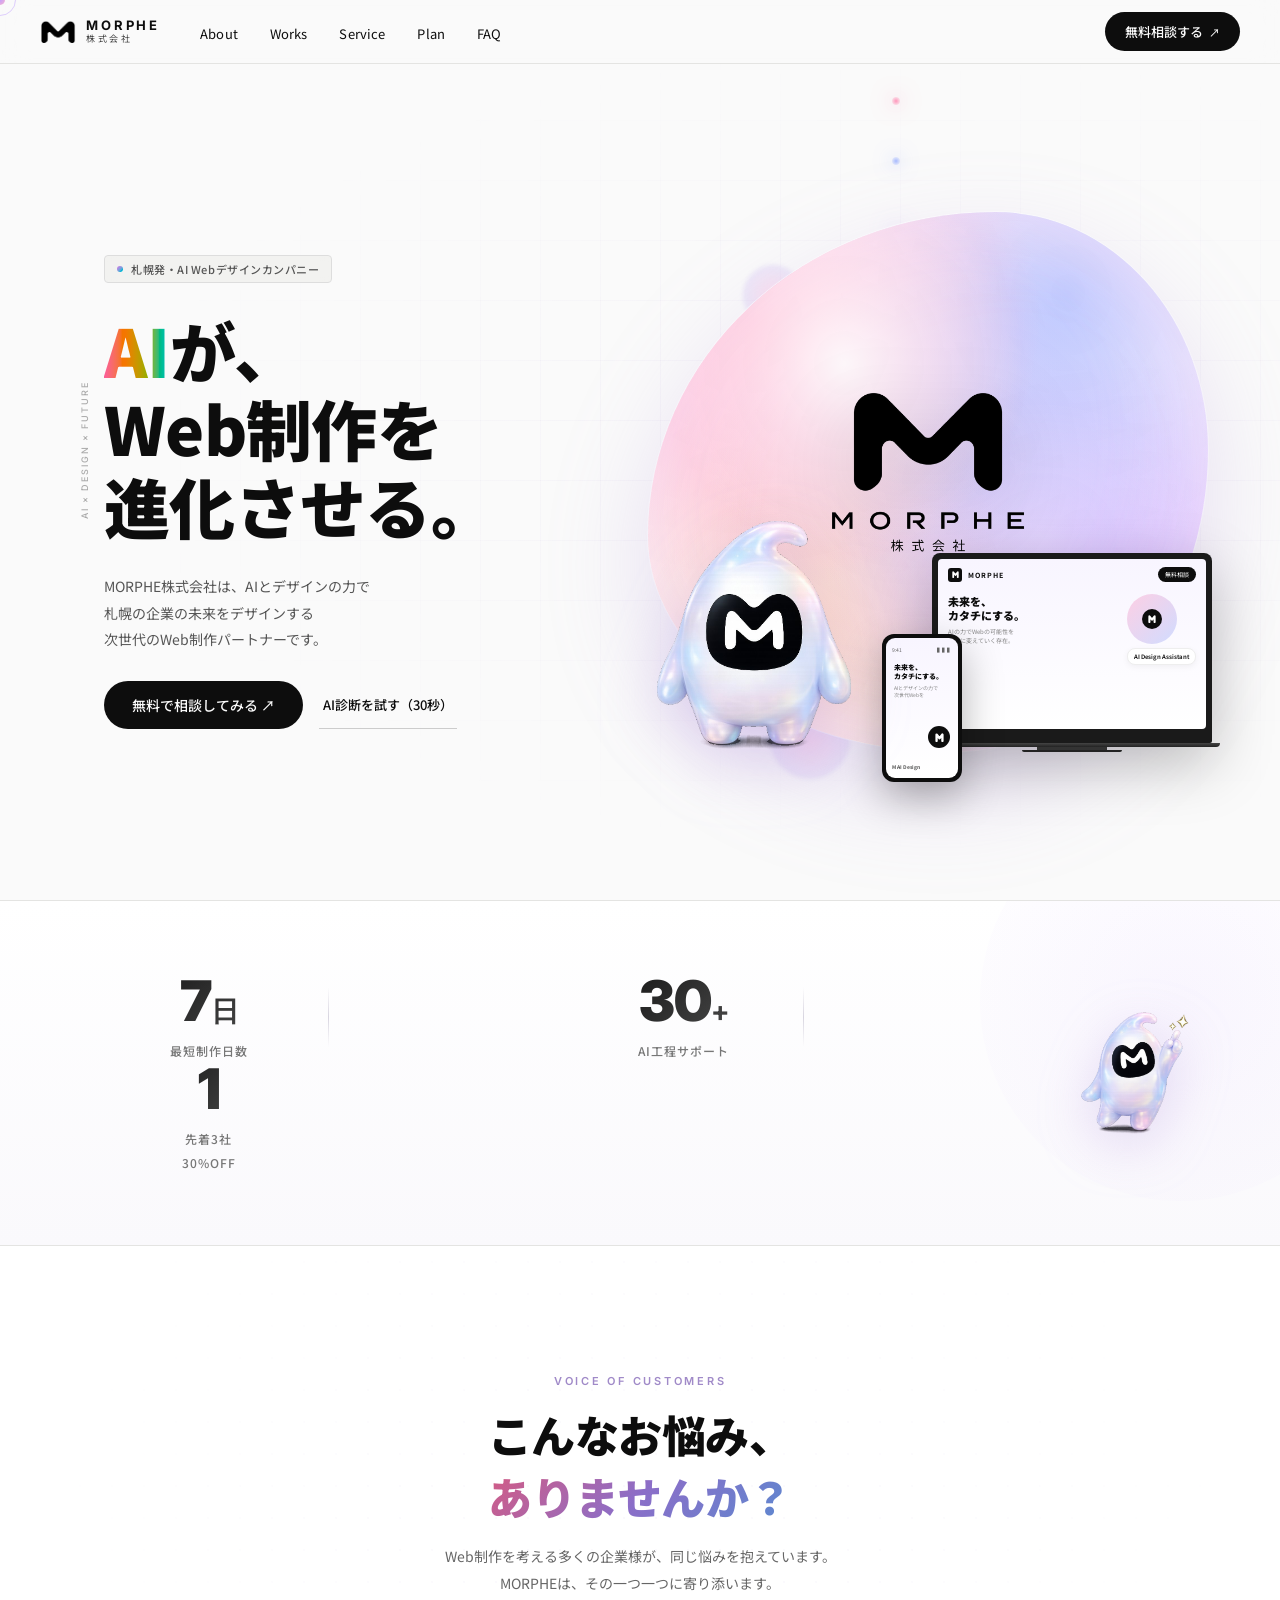
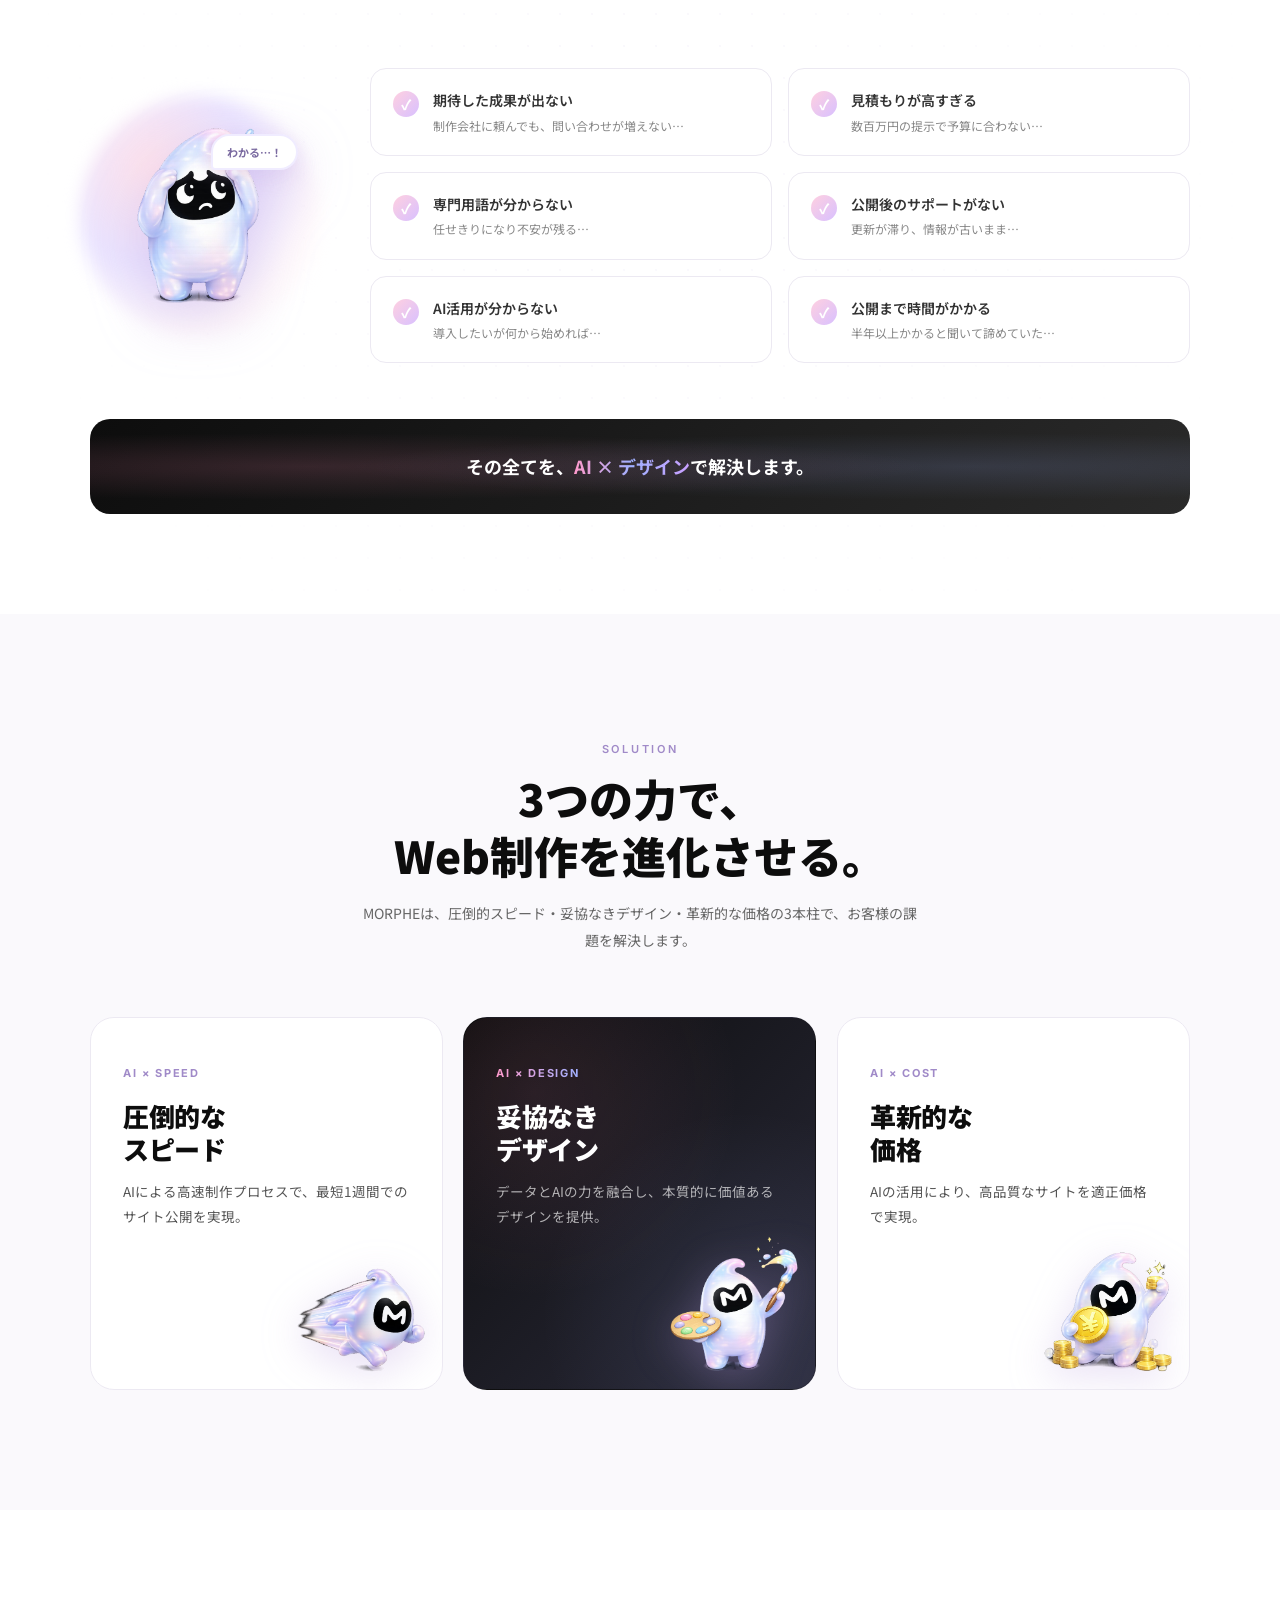
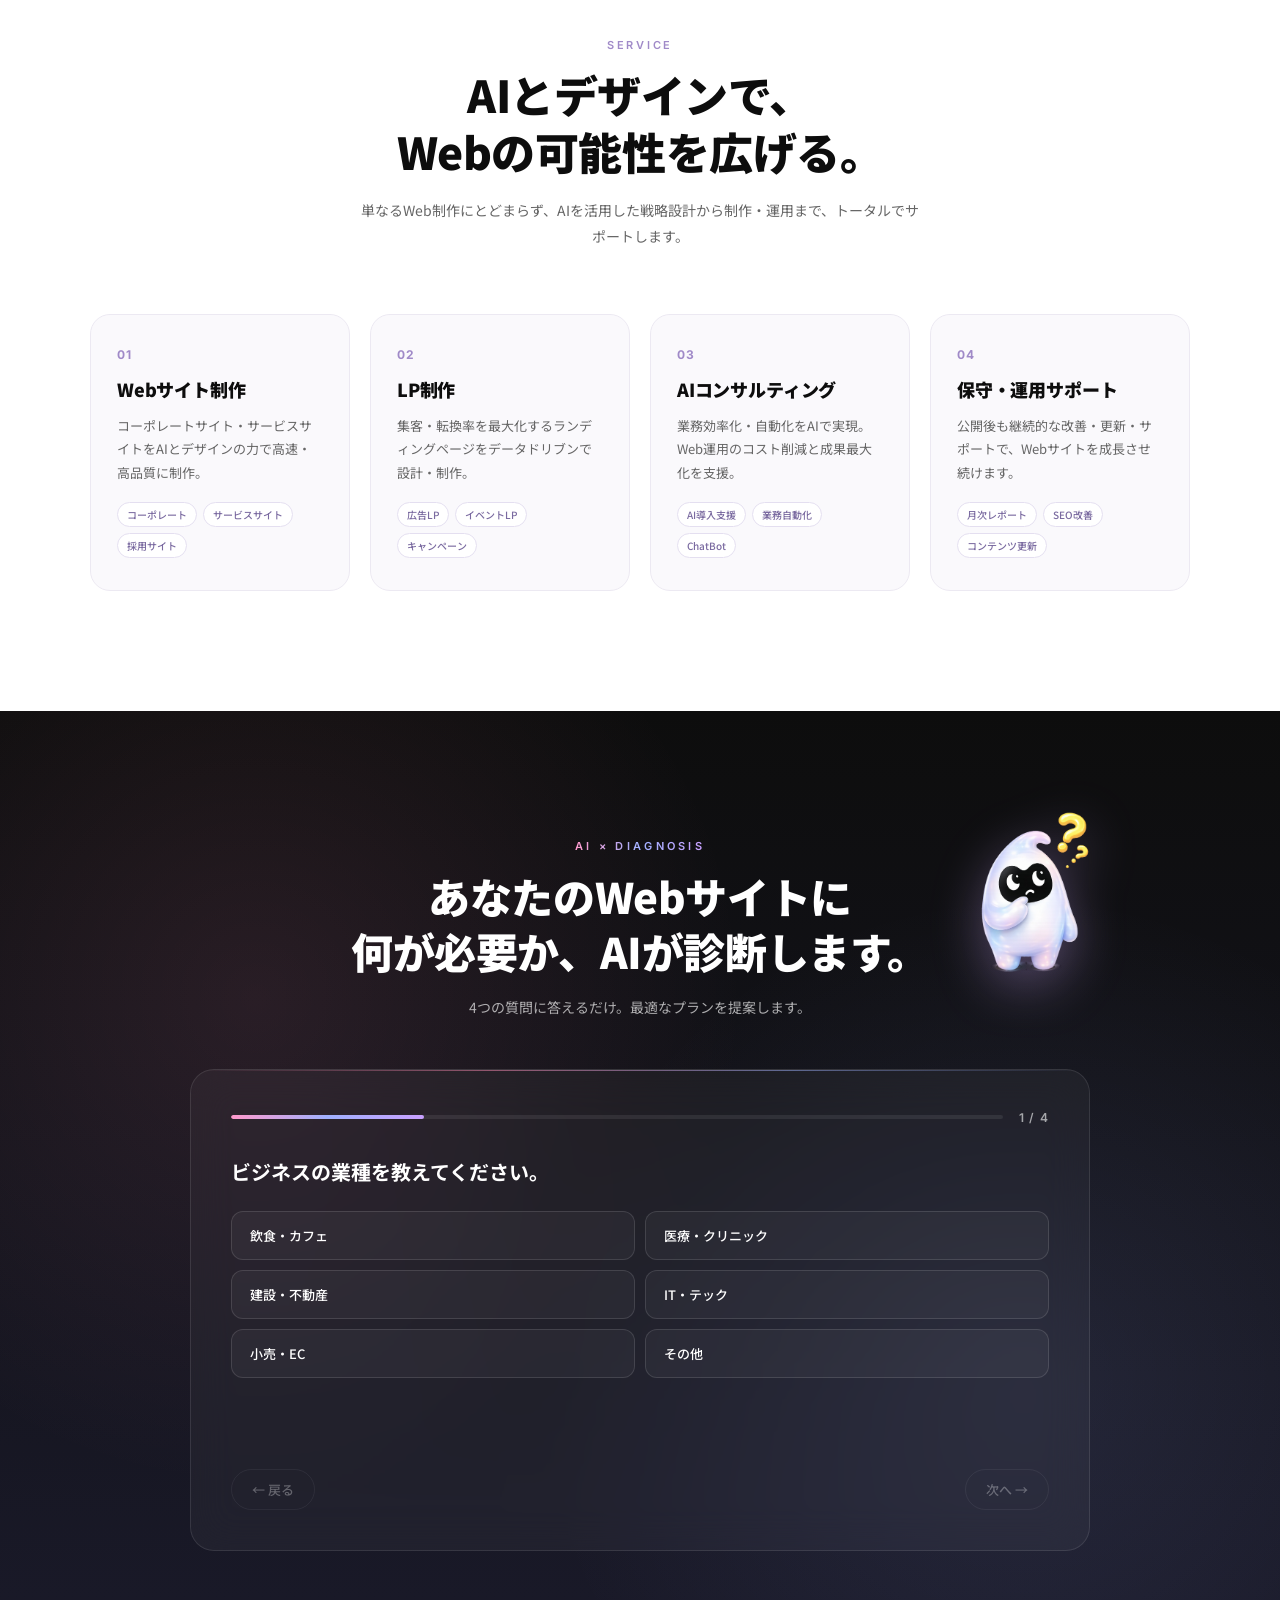
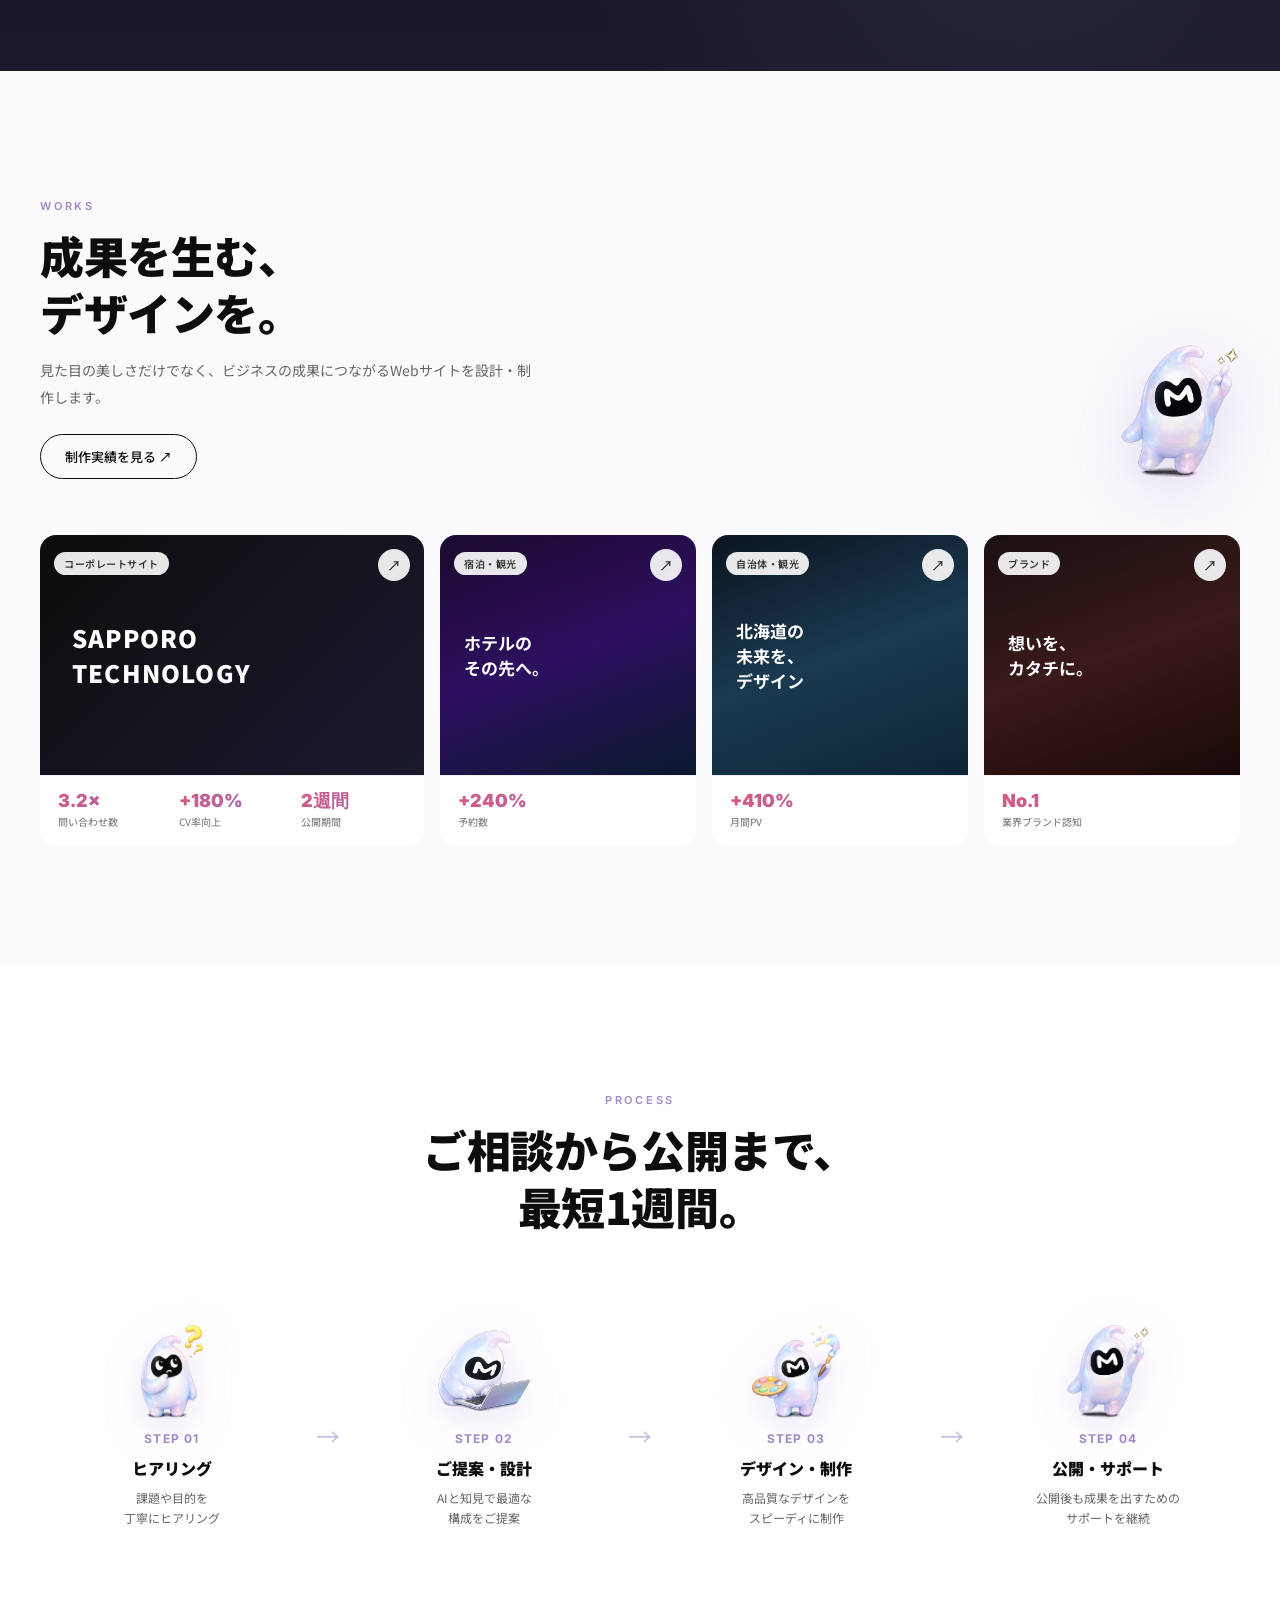
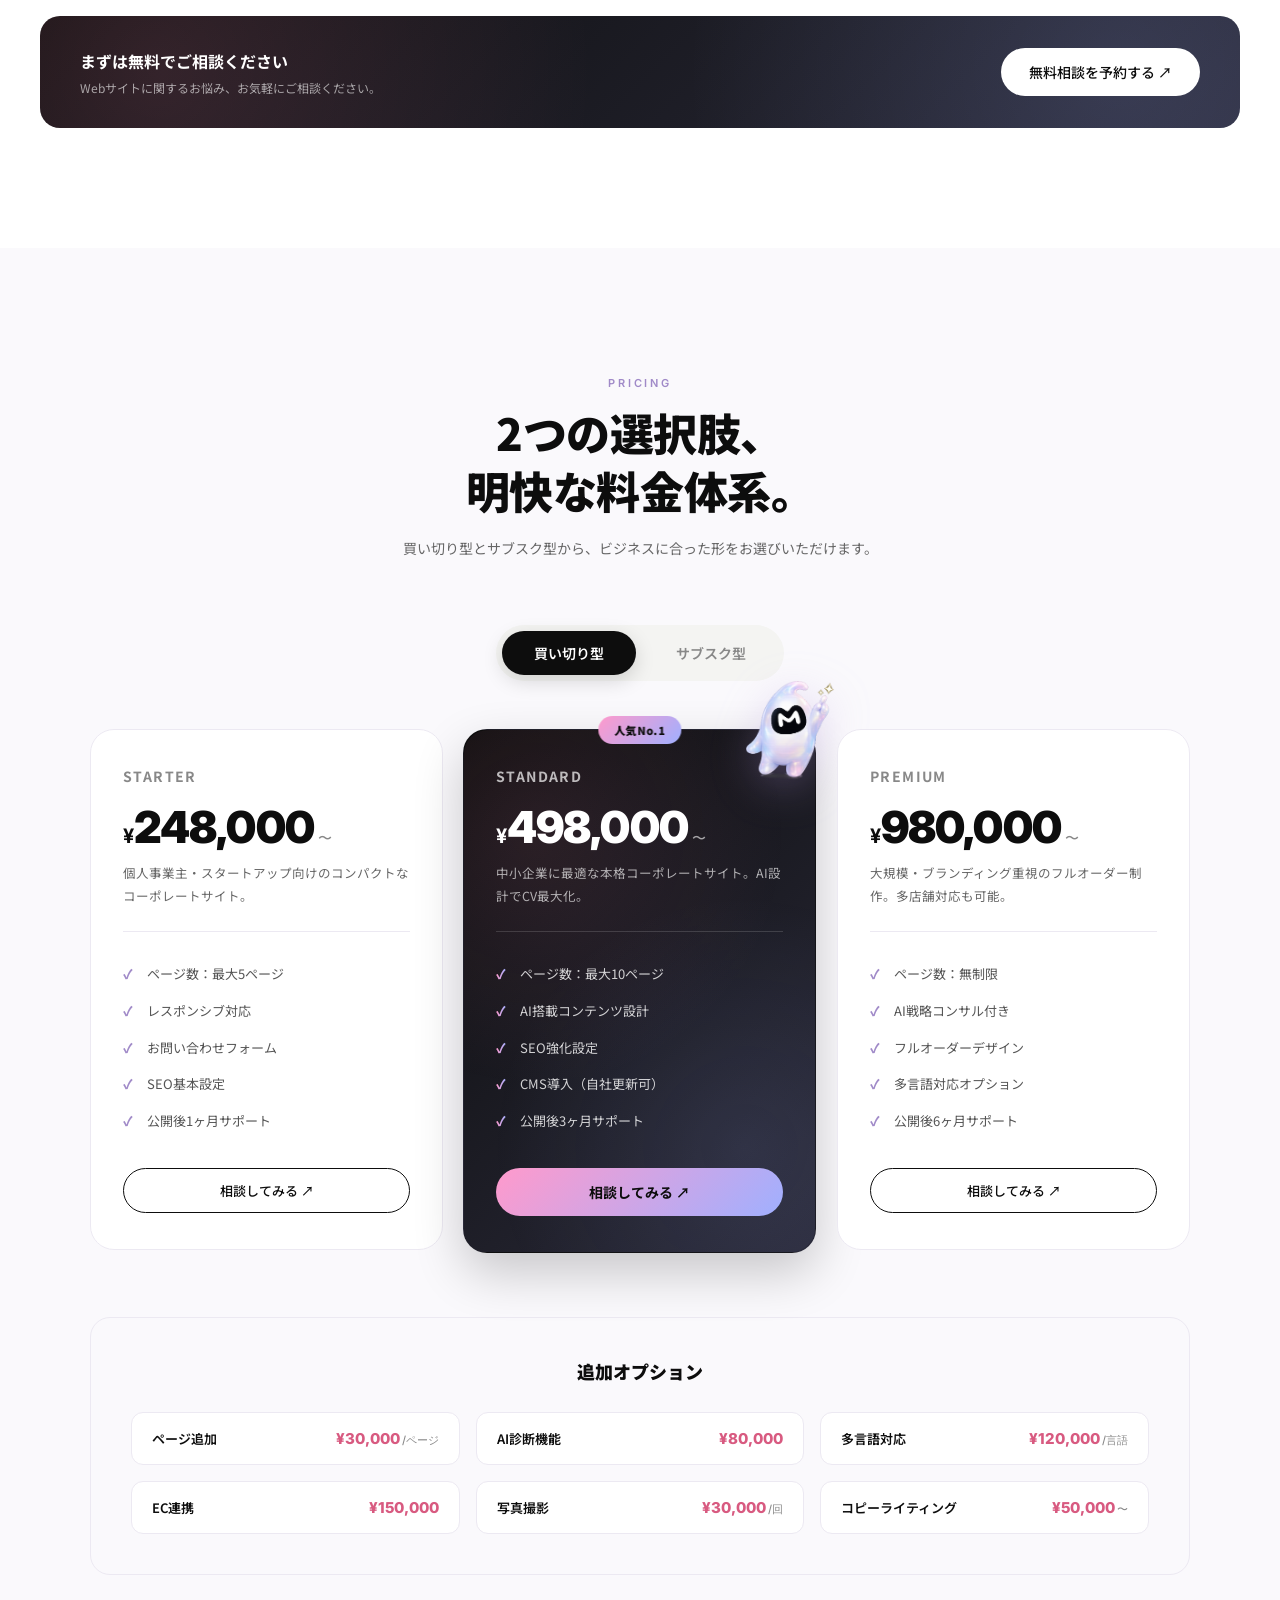
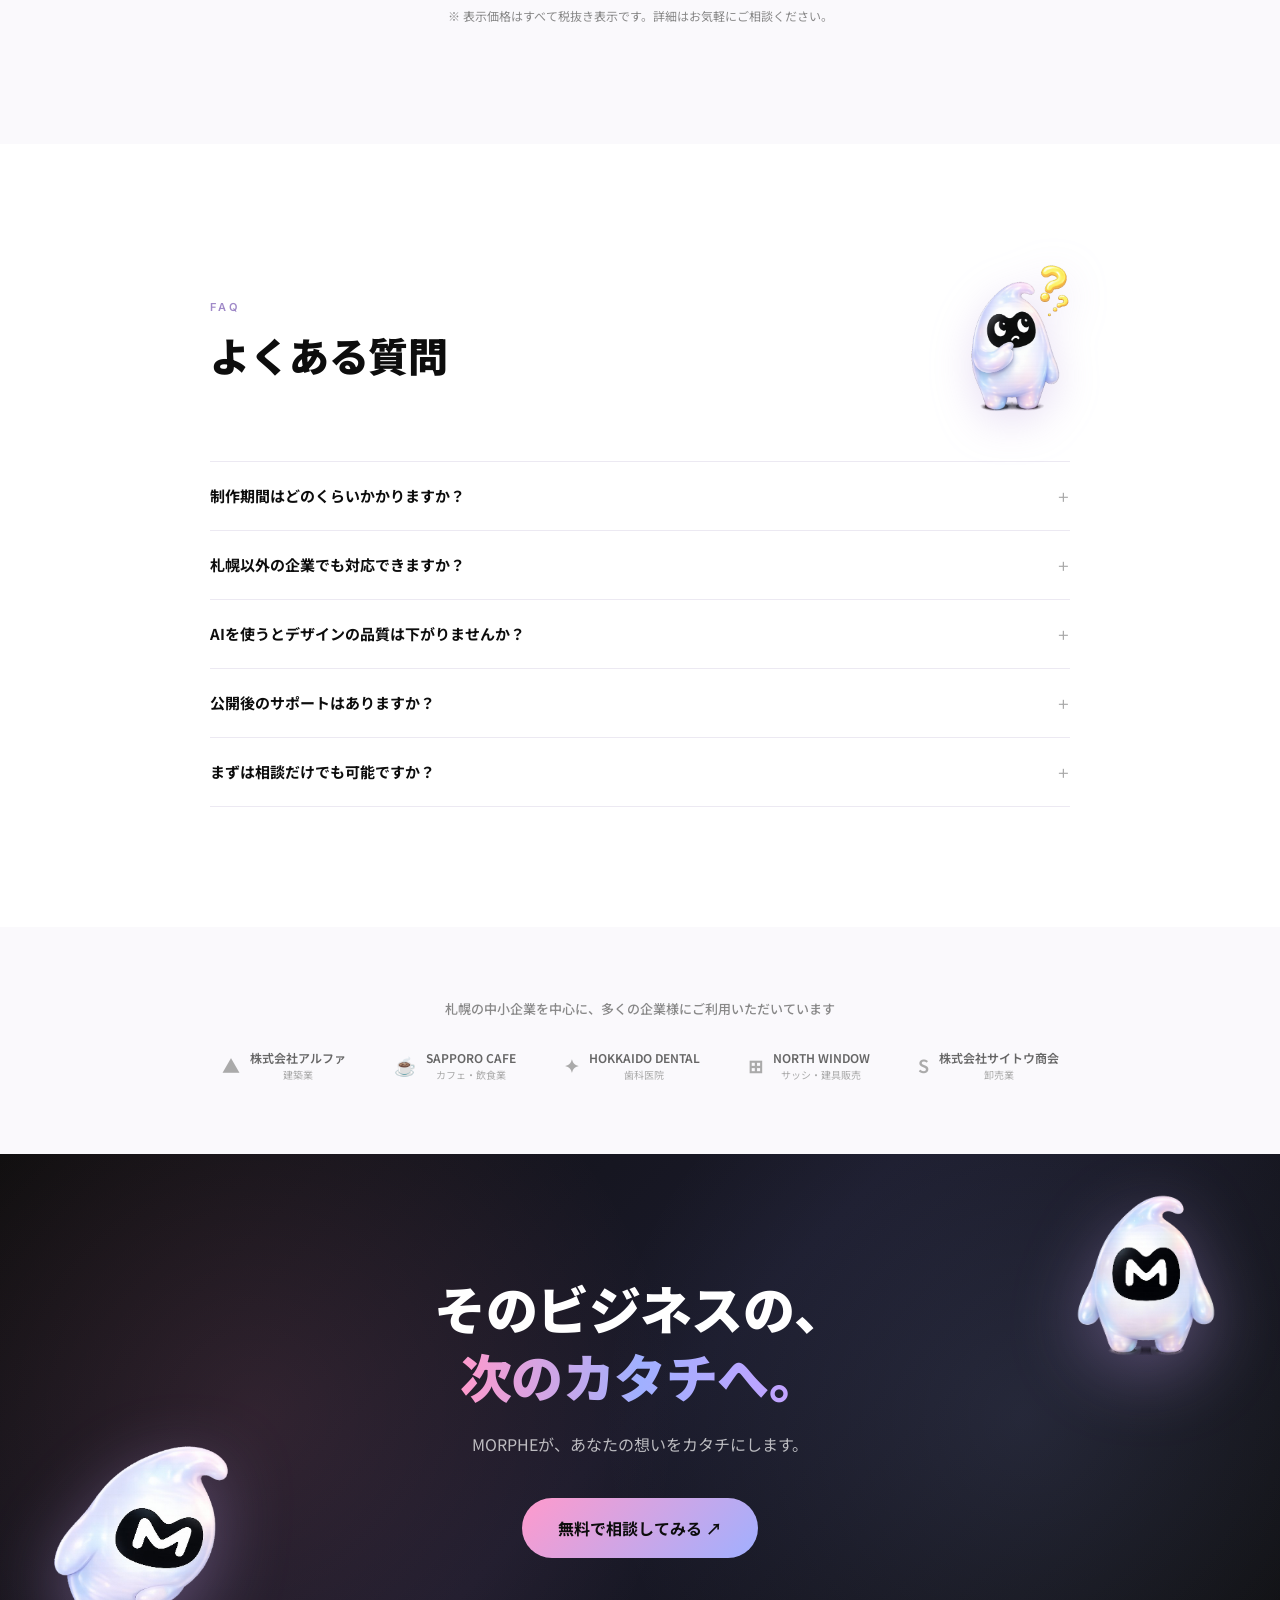
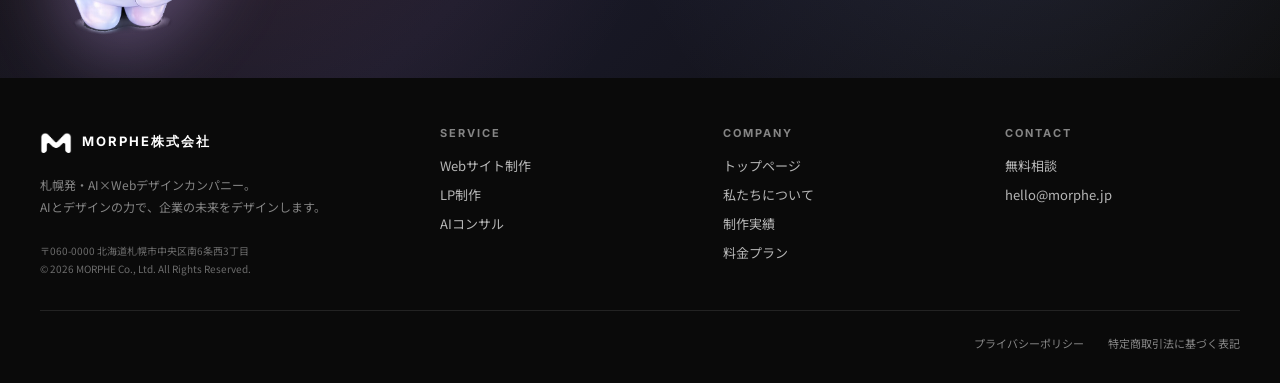
<file: index.html>
<!DOCTYPE html>
<html lang="ja">
<head>
<meta charset="UTF-8">
<meta name="viewport" content="width=device-width, initial-scale=1.0">
<title>MORPHE株式会社 | AI × Design × Future</title>
<meta name="description" content="札幌発・AI Webデザインカンパニー。AIの力でWeb制作を進化させる次世代パートナー。">
<link rel="preconnect" href="https://fonts.googleapis.com">
<link rel="preconnect" href="https://fonts.gstatic.com" crossorigin>
<link href="https://fonts.googleapis.com/css2?family=Noto+Sans+JP:wght@300;400;500;700;900&family=Inter:wght@300;400;500;600;700;800;900&display=swap" rel="stylesheet">
<style>
  *, *::before, *::after { box-sizing: border-box; margin: 0; padding: 0; }

  :root {
    --black: #0d0d0d;
    --white: #fafafa;
    --gray: #6b6b6b;
    --light-gray: #f4f4f2;
    --border: #e4e4e2;
    --morph-pink: rgba(255,140,180,0.75);
    --morph-blue: rgba(160,180,255,0.7);
    --morph-purple: rgba(190,150,255,0.72);
    --morph-peach: rgba(255,200,160,0.65);
  }

  html { scroll-behavior: smooth; }

  body {
    font-family: 'Noto Sans JP', sans-serif;
    background: var(--white);
    color: var(--black);
    overflow-x: hidden;
    -webkit-font-smoothing: antialiased;
  }

  /* ══════════════════════════════════════════
     NAVIGATION
  ═══════════════════════════════════════════ */
  nav {
    position: fixed;
    top: 0; left: 0; right: 0;
    z-index: 100;
    height: 64px;
    background: rgba(250,250,250,0.85);
    backdrop-filter: blur(14px);
    -webkit-backdrop-filter: blur(14px);
    border-bottom: 1px solid var(--border);
    display: flex;
    align-items: center;
    padding: 0 40px;
    gap: 40px;
  }

  .nav-logo {
    display: flex;
    align-items: center;
    gap: 10px;
    text-decoration: none;
    color: var(--black);
    flex-shrink: 0;
  }

  .nav-logo-icon {
    width: 36px;
    height: 36px;
    display: flex;
    align-items: center;
    justify-content: center;
    flex-shrink: 0;
  }

  .nav-logo-icon img {
    width: 100%;
    height: 100%;
    object-fit: contain;
  }

  .nav-logo-text {
    font-family: 'Inter', sans-serif;
    font-size: 12px;
    font-weight: 600;
    letter-spacing: 0.18em;
    display: flex;
    flex-direction: column;
    line-height: 1.2;
  }

  .nav-logo-text .logo-morphe {
    font-size: 13px;
    font-weight: 700;
    letter-spacing: 0.22em;
  }

  .nav-logo-text .logo-kaisha {
    font-size: 9px;
    font-weight: 400;
    letter-spacing: 0.3em;
    font-family: 'Noto Sans JP', sans-serif;
    color: #444;
  }

  .nav-links {
    display: flex;
    align-items: center;
    gap: 32px;
    flex: 1;
    list-style: none;
  }

  .nav-links a {
    font-size: 13px;
    font-weight: 400;
    color: var(--black);
    text-decoration: none;
    letter-spacing: 0.01em;
    transition: opacity 0.2s;
  }

  .nav-links a:hover { opacity: 0.5; }

  .nav-cta {
    display: flex;
    align-items: center;
    gap: 6px;
    background: var(--black);
    color: var(--white);
    border: none;
    border-radius: 50px;
    padding: 10px 20px;
    font-size: 13px;
    font-weight: 500;
    cursor: pointer;
    text-decoration: none;
    white-space: nowrap;
    transition: opacity 0.2s;
  }

  .nav-cta:hover { opacity: 0.8; }
  .nav-cta .arrow { font-size: 11px; }

  /* ══════════════════════════════════════════
     ① HERO - 価値提示＋即CTA
  ═══════════════════════════════════════════ */
  .hero {
    min-height: 100vh;
    padding-top: 64px;
    display: flex;
    position: relative;
    overflow: hidden;
  }

  /* Hero背景：革新的アニメーション基盤 */
  .hero-bg-canvas {
    position: absolute;
    inset: 0;
    z-index: 0;
    overflow: hidden;
    pointer-events: none;
  }

  /* AIグリッドメッシュ背景 */
  .hero-grid {
    position: absolute;
    inset: 0;
    background-image:
      linear-gradient(rgba(180,160,220,0.06) 1px, transparent 1px),
      linear-gradient(90deg, rgba(180,160,220,0.06) 1px, transparent 1px);
    background-size: 60px 60px;
    mask-image: radial-gradient(ellipse 80% 60% at 70% 50%, black 30%, transparent 75%);
    -webkit-mask-image: radial-gradient(ellipse 80% 60% at 70% 50%, black 30%, transparent 75%);
    animation: gridPulse 8s ease-in-out infinite;
  }

  @keyframes gridPulse {
    0%, 100% { opacity: 0.6; transform: scale(1); }
    50% { opacity: 1; transform: scale(1.02); }
  }

  /* オービタル粒子（軌道を描く光の粒） */
  .orbit-particles {
    position: absolute;
    top: 50%; left: 70%;
    transform: translate(-50%, -50%);
    width: 700px; height: 700px;
    pointer-events: none;
  }

  .orbit-ring {
    position: absolute;
    inset: 0;
    border-radius: 50%;
    border: 1px solid transparent;
    animation: orbitSpin 20s linear infinite;
  }

  .orbit-ring::before {
    content: '';
    position: absolute;
    top: 0; left: 50%;
    width: 8px; height: 8px;
    border-radius: 50%;
    transform: translate(-50%, -50%);
    background: radial-gradient(circle, rgba(255,140,180,0.9), transparent);
    box-shadow: 0 0 20px rgba(255,140,180,0.7);
  }

  .orbit-ring:nth-child(1) { animation-duration: 18s; transform: rotate(0deg); }
  .orbit-ring:nth-child(2) {
    inset: 60px;
    animation-duration: 24s;
    animation-direction: reverse;
  }
  .orbit-ring:nth-child(2)::before {
    background: radial-gradient(circle, rgba(160,180,255,0.9), transparent);
    box-shadow: 0 0 18px rgba(160,180,255,0.7);
  }
  .orbit-ring:nth-child(3) {
    inset: 130px;
    animation-duration: 16s;
  }
  .orbit-ring:nth-child(3)::before {
    background: radial-gradient(circle, rgba(190,150,255,0.9), transparent);
    box-shadow: 0 0 22px rgba(190,150,255,0.7);
  }
  .orbit-ring:nth-child(4) {
    inset: 200px;
    animation-duration: 28s;
    animation-direction: reverse;
  }
  .orbit-ring:nth-child(4)::before {
    background: radial-gradient(circle, rgba(255,200,160,0.9), transparent);
    box-shadow: 0 0 20px rgba(255,200,160,0.6);
  }

  @keyframes orbitSpin {
    from { transform: rotate(0deg); }
    to { transform: rotate(360deg); }
  }

  /* フローティング粒子（ランダムな虹色の粒） */
  .float-dots {
    position: absolute;
    inset: 0;
    pointer-events: none;
  }

  .float-dot {
    position: absolute;
    width: 4px; height: 4px;
    border-radius: 50%;
    opacity: 0;
    animation: floatDot 6s ease-in-out infinite;
  }

  .float-dot:nth-child(1)  { top: 15%; left: 30%; background: var(--morph-pink); animation-delay: 0s;  }
  .float-dot:nth-child(2)  { top: 25%; left: 80%; background: var(--morph-blue); animation-delay: 0.5s; }
  .float-dot:nth-child(3)  { top: 70%; left: 25%; background: var(--morph-purple); animation-delay: 1.2s; width: 6px; height: 6px; }
  .float-dot:nth-child(4)  { top: 40%; left: 92%; background: var(--morph-peach); animation-delay: 1.8s; }
  .float-dot:nth-child(5)  { top: 85%; left: 65%; background: var(--morph-pink); animation-delay: 2.4s; width: 5px; height: 5px; }
  .float-dot:nth-child(6)  { top: 10%; left: 55%; background: var(--morph-purple); animation-delay: 3.0s; }
  .float-dot:nth-child(7)  { top: 55%; left: 15%; background: var(--morph-blue); animation-delay: 3.6s; width: 7px; height: 7px; }
  .float-dot:nth-child(8)  { top: 30%; left: 45%; background: var(--morph-peach); animation-delay: 4.2s; }
  .float-dot:nth-child(9)  { top: 75%; left: 88%; background: var(--morph-pink); animation-delay: 4.8s; }
  .float-dot:nth-child(10) { top: 50%; left: 60%; background: var(--morph-purple); animation-delay: 5.4s; width: 5px; height: 5px; }

  @keyframes floatDot {
    0%   { opacity: 0; transform: translate(0, 0) scale(0.3); }
    20%  { opacity: 1; transform: translate(10px, -15px) scale(1); }
    50%  { opacity: 0.8; transform: translate(-10px, -30px) scale(1.2); }
    80%  { opacity: 0.5; transform: translate(15px, -45px) scale(0.8); }
    100% { opacity: 0; transform: translate(0, -60px) scale(0.3); }
  }

  /* マウス追従する光のオーラ */
  .hero-aura {
    position: absolute;
    width: 400px; height: 400px;
    border-radius: 50%;
    background: radial-gradient(circle,
      rgba(255,140,180,0.15) 0%,
      rgba(160,180,255,0.1) 30%,
      transparent 70%);
    pointer-events: none;
    filter: blur(20px);
    transform: translate(-50%, -50%);
    transition: transform 0.15s cubic-bezier(0.4, 0, 0.2, 1);
    opacity: 0;
    z-index: 1;
  }

  .hero:hover .hero-aura { opacity: 1; }

  /* Vertical side label */
  .side-label {
    position: absolute;
    left: 16px;
    top: 50%;
    transform: translateY(-50%) rotate(-90deg);
    font-size: 9px;
    letter-spacing: 0.22em;
    color: #aaa;
    font-family: 'Inter', sans-serif;
    font-weight: 500;
    white-space: nowrap;
    z-index: 3;
  }

  .hero-inner {
    display: grid;
    grid-template-columns: 1fr 1fr;
    width: 100%;
    max-width: 1200px;
    margin: 0 auto;
    padding: 0 48px 0 64px;
    align-items: center;
    gap: 32px;
    min-height: calc(100vh - 64px);
    position: relative;
    z-index: 2;
  }

  .hero-left {
    display: flex;
    flex-direction: column;
    gap: 28px;
    padding-top: 20px;
  }

  .badge {
    display: inline-flex;
    align-items: center;
    gap: 8px;
    background: rgba(240,240,238,0.85);
    backdrop-filter: blur(6px);
    border: 1px solid #ddd;
    border-radius: 4px;
    padding: 5px 12px;
    font-size: 11px;
    font-weight: 500;
    color: #555;
    letter-spacing: 0.05em;
    width: fit-content;
  }

  .badge::before {
    content: '';
    width: 6px; height: 6px;
    border-radius: 50%;
    background: linear-gradient(135deg, oklch(0.7 0.2 320), oklch(0.7 0.2 200));
    animation: badgePulse 2s ease-in-out infinite;
  }

  @keyframes badgePulse {
    0%, 100% { opacity: 1; box-shadow: 0 0 0 0 rgba(180,140,220,0.4); }
    50% { opacity: 0.7; box-shadow: 0 0 0 6px rgba(180,140,220,0); }
  }

  .hero-headline {
    font-size: clamp(44px, 5.2vw, 66px);
    font-weight: 900;
    line-height: 1.18;
    letter-spacing: -0.01em;
    color: var(--black);
  }

  .headline-ai {
    background: linear-gradient(90deg,
      oklch(0.7 0.2 0),
      oklch(0.7 0.2 60),
      oklch(0.7 0.2 120),
      oklch(0.7 0.2 200),
      oklch(0.7 0.2 270),
      oklch(0.7 0.2 320),
      oklch(0.7 0.2 360)
    );
    -webkit-background-clip: text;
    -webkit-text-fill-color: transparent;
    background-clip: text;
    background-size: 200% 100%;
    animation: rainbowShift 4s linear infinite;
    display: inline-block;
  }

  @keyframes rainbowShift {
    0% { background-position: 0% 50%; }
    100% { background-position: 200% 50%; }
  }

  .hero-body {
    font-size: 14px;
    line-height: 1.9;
    color: #555;
    max-width: 340px;
    font-weight: 400;
  }

  .hero-actions {
    display: flex;
    align-items: center;
    gap: 16px;
    flex-wrap: wrap;
  }

  .btn-primary {
    display: inline-flex;
    align-items: center;
    gap: 8px;
    background: var(--black);
    color: var(--white);
    border: none;
    border-radius: 50px;
    padding: 14px 28px;
    font-size: 14px;
    font-weight: 500;
    font-family: 'Noto Sans JP', sans-serif;
    cursor: pointer;
    text-decoration: none;
    transition: opacity 0.2s, transform 0.2s, box-shadow 0.3s;
    position: relative;
    overflow: hidden;
  }
  .btn-primary:hover {
    opacity: 0.9;
    transform: translateY(-2px);
    box-shadow: 0 12px 30px rgba(0,0,0,0.2);
  }

  .btn-primary::before {
    content: '';
    position: absolute;
    top: 0; left: -100%;
    width: 100%; height: 100%;
    background: linear-gradient(90deg, transparent, rgba(255,255,255,0.3), transparent);
    transition: left 0.6s;
  }
  .btn-primary:hover::before { left: 100%; }

  .btn-secondary {
    display: inline-flex;
    align-items: center;
    gap: 6px;
    background: transparent;
    color: var(--black);
    border: none;
    padding: 14px 4px;
    font-size: 13px;
    font-weight: 500;
    font-family: 'Noto Sans JP', sans-serif;
    cursor: pointer;
    text-decoration: none;
    transition: opacity 0.2s;
    border-bottom: 1px solid #ccc;
  }
  .btn-secondary:hover { opacity: 0.6; }

  /* ─── HERO RIGHT COLUMN ─── */
  .hero-right {
    position: relative;
    height: 620px;
    display: flex;
    align-items: center;
    justify-content: center;
  }

  .blob-bg {
    position: absolute;
    width: 560px;
    height: 540px;
    top: 50%;
    left: 50%;
    transform: translate(-50%, -50%);
    border-radius: 62% 38% 46% 54% / 60% 44% 56% 40%;
    background:
      radial-gradient(ellipse at 18% 20%, var(--morph-pink) 0%, transparent 45%),
      radial-gradient(ellipse at 75% 15%, var(--morph-blue) 0%, transparent 42%),
      radial-gradient(ellipse at 85% 70%, var(--morph-purple) 0%, transparent 44%),
      radial-gradient(ellipse at 25% 80%, var(--morph-peach) 0%, transparent 42%),
      radial-gradient(ellipse at 55% 50%, rgba(210,200,255,0.5) 0%, transparent 55%),
      radial-gradient(ellipse at 40% 30%, rgba(255,220,240,0.6) 0%, transparent 40%),
      linear-gradient(135deg, rgba(248,235,255,0.95), rgba(255,245,250,0.95));
    box-shadow:
      inset 0 0 120px rgba(255,255,255,0.5),
      inset -30px -20px 80px rgba(200,160,255,0.2),
      inset 30px 20px 80px rgba(255,180,210,0.2),
      0 40px 100px rgba(180,150,220,0.28),
      0 0 0 1px rgba(255,255,255,0.7);
    animation: blobFloat 7s ease-in-out infinite, rainbowGlow 6s linear infinite;
    z-index: 2;
  }

  .blob-bg::before {
    content: '';
    position: absolute;
    inset: 0;
    border-radius: inherit;
    background:
      radial-gradient(ellipse at 35% 28%, rgba(255,255,255,0.9) 0%, transparent 35%),
      radial-gradient(ellipse at 70% 60%, rgba(255,255,255,0.3) 0%, transparent 30%);
    mix-blend-mode: overlay;
  }

  @keyframes blobFloat {
    0%   { transform: translate(-50%,-50%) scale(1)    rotate(0deg);  border-radius: 62% 38% 46% 54% / 60% 44% 56% 40%; }
    25%  { transform: translate(-50%,-53%) scale(1.02) rotate(2deg);  border-radius: 55% 45% 58% 42% / 52% 56% 44% 48%; }
    50%  { transform: translate(-50%,-50%) scale(1.01) rotate(0deg);  border-radius: 58% 42% 52% 48% / 64% 40% 60% 36%; }
    75%  { transform: translate(-50%,-47%) scale(1.02) rotate(-2deg); border-radius: 64% 36% 44% 56% / 56% 48% 52% 44%; }
    100% { transform: translate(-50%,-50%) scale(1)    rotate(0deg);  border-radius: 62% 38% 46% 54% / 60% 44% 56% 40%; }
  }

  @keyframes rainbowGlow {
    0%   { box-shadow: inset 0 0 120px rgba(255,255,255,0.5), 0 40px 100px rgba(255,100,180,0.3), 0 0 0 1px rgba(255,255,255,0.7); }
    33%  { box-shadow: inset 0 0 120px rgba(255,255,255,0.5), 0 40px 100px rgba(100,180,255,0.3), 0 0 0 1px rgba(255,255,255,0.7); }
    66%  { box-shadow: inset 0 0 120px rgba(255,255,255,0.5), 0 40px 100px rgba(190,150,255,0.3), 0 0 0 1px rgba(255,255,255,0.7); }
    100% { box-shadow: inset 0 0 120px rgba(255,255,255,0.5), 0 40px 100px rgba(255,100,180,0.3), 0 0 0 1px rgba(255,255,255,0.7); }
  }

  /* 衛星blob（小さな呼応する泡） */
  .satellite-blob {
    position: absolute;
    border-radius: 50%;
    background: radial-gradient(circle, rgba(255,200,230,0.5), rgba(180,200,255,0.3));
    filter: blur(2px);
    pointer-events: none;
    z-index: 2;
  }

  .satellite-blob:nth-of-type(1) {
    width: 60px; height: 60px;
    top: 15%; left: 15%;
    animation: satelliteFloat 8s ease-in-out infinite;
  }

  .satellite-blob:nth-of-type(2) {
    width: 40px; height: 40px;
    top: 75%; left: 85%;
    animation: satelliteFloat 10s ease-in-out infinite reverse;
  }

  .satellite-blob:nth-of-type(3) {
    width: 80px; height: 80px;
    top: 85%; left: 20%;
    animation: satelliteFloat 12s ease-in-out infinite;
  }

  @keyframes satelliteFloat {
    0%, 100% { transform: translate(0, 0) scale(1); opacity: 0.6; }
    50%      { transform: translate(20px, -30px) scale(1.2); opacity: 0.9; }
  }

  /* HERO 中央ロゴ */
  .hero-center-logo {
    position: absolute;
    top: 50%;
    left: 50%;
    transform: translate(-50%, -52%);
    z-index: 4;
    width: 340px;
    height: auto;
    filter: drop-shadow(0 20px 40px rgba(0,0,0,0.15));
    animation: logoFloat 6s ease-in-out infinite;
  }

  .hero-center-logo img {
    width: 100%;
    height: auto;
    display: block;
  }

  @keyframes logoFloat {
    0%, 100% { transform: translate(-50%, -52%) scale(1); }
    50%      { transform: translate(-50%, -54%) scale(1.015); }
  }

  /* HERO モーフ */
  .morph-hero {
    position: absolute;
    bottom: 40px;
    left: -10px;
    z-index: 5;
    width: 200px;
    animation: morphHeroFloat 5s ease-in-out infinite;
    filter: drop-shadow(0 20px 30px rgba(180,150,220,0.35));
  }

  .morph-hero img {
    width: 100%;
    height: auto;
    display: block;
  }

  @keyframes morphHeroFloat {
    0%, 100% { transform: translateY(0px) rotate(-2deg); }
    50%      { transform: translateY(-12px) rotate(2deg); }
  }

  /* Device Mockups (ラップトップ＋スマホ) */
  .devices {
    position: absolute;
    right: -20px;
    bottom: 40px;
    z-index: 4;
  }

  .laptop {
    position: relative;
    width: 280px;
  }

  .laptop-screen {
    background: #1a1a1a;
    border-radius: 8px 8px 2px 2px;
    padding: 6px 6px 14px;
    box-shadow: 0 20px 60px rgba(0,0,0,0.25);
  }

  .laptop-screen-inner {
    background: linear-gradient(180deg, #f8f5ff 0%, #ffffff 100%);
    border-radius: 4px;
    padding: 8px 10px;
    height: 170px;
    overflow: hidden;
    position: relative;
  }

  .mock-nav {
    display: flex;
    align-items: center;
    gap: 6px;
    margin-bottom: 8px;
  }

  .mock-nav-logo {
    width: 14px; height: 14px;
    background: var(--black);
    border-radius: 3px;
    display: flex; align-items: center; justify-content: center;
  }
  .mock-nav-logo svg { width: 9px; height: 7px; }

  .mock-nav-brand {
    font-size: 7px;
    font-weight: 700;
    letter-spacing: 0.15em;
  }

  .mock-nav-btn {
    margin-left: auto;
    background: var(--black);
    color: white;
    font-size: 6px;
    padding: 3px 7px;
    border-radius: 20px;
  }

  .mock-hero-mini {
    display: flex;
    gap: 10px;
    padding-top: 4px;
  }

  .mock-headline {
    font-size: 11px;
    font-weight: 900;
    line-height: 1.3;
    margin-bottom: 4px;
  }

  .mock-sub {
    font-size: 6px;
    color: #888;
    line-height: 1.5;
  }

  .mock-blob-mini {
    width: 50px; height: 50px;
    border-radius: 50%;
    background: linear-gradient(135deg, rgba(255,180,210,0.6), rgba(180,200,255,0.6));
    display: flex; align-items: center; justify-content: center;
    margin-bottom: 4px;
  }

  .mock-m {
    width: 20px; height: 20px;
    background: var(--black);
    border-radius: 50%;
    display: flex; align-items: center; justify-content: center;
  }
  .mock-m svg { width: 12px; height: 8px; }

  .mock-ai-badge {
    background: white;
    border: 1px solid #eee;
    border-radius: 8px;
    padding: 3px 6px;
    font-size: 6px;
    font-weight: 600;
    text-align: center;
    box-shadow: 0 2px 6px rgba(0,0,0,0.05);
  }

  .laptop-base {
    height: 4px;
    background: linear-gradient(180deg, #444, #222);
    border-radius: 0 0 8px 8px;
    margin: 0 -8px;
  }

  .laptop-stand {
    height: 3px;
    background: #333;
    width: 70px;
    margin: 0 auto;
  }
  .laptop-foot {
    height: 2px;
    background: #222;
    width: 100px;
    margin: 0 auto;
    border-radius: 0 0 4px 4px;
  }

  .phone {
    position: absolute;
    bottom: -30px;
    left: -50px;
    z-index: 5;
  }

  .phone-body {
    width: 80px;
    background: #0d0d0d;
    border-radius: 12px;
    padding: 4px;
    box-shadow: 0 15px 40px rgba(0,0,0,0.3);
  }

  .phone-screen {
    background: linear-gradient(180deg, #f8f5ff 0%, #ffffff 100%);
    border-radius: 9px;
    padding: 8px 6px;
    height: 140px;
    position: relative;
    overflow: hidden;
  }

  .phone-status {
    display: flex;
    justify-content: space-between;
    font-size: 5px;
    color: #666;
    margin-bottom: 6px;
  }

  .phone-content-card {
    padding: 4px 2px;
  }

  .phone-card-title {
    font-size: 7px;
    font-weight: 900;
    line-height: 1.3;
    margin-bottom: 3px;
  }

  .phone-card-sub {
    font-size: 5px;
    color: #888;
    line-height: 1.4;
  }

  .phone-m-badge {
    position: absolute;
    bottom: 30px;
    right: 8px;
    width: 22px; height: 22px;
    background: var(--black);
    border-radius: 50%;
    display: flex; align-items: center; justify-content: center;
  }
  .phone-m-badge svg { width: 13px; height: 9px; }

  .phone-ai-label {
    position: absolute;
    bottom: 8px;
    left: 6px;
    font-size: 5px;
    font-weight: 700;
    color: #555;
  }

  /* ══════════════════════════════════════════
     進化するモーフ（グローバル常駐）
  ═══════════════════════════════════════════ */
  #morph-evolution {
    position: fixed;
    bottom: 24px;
    right: 24px;
    z-index: 95;
    width: 88px;
    height: 88px;
    pointer-events: auto;
    cursor: pointer;
    opacity: 0;
    transform: translateY(20px) scale(0.8);
    transition: opacity 0.5s cubic-bezier(0.4,0,0.2,1), transform 0.5s cubic-bezier(0.4,0,0.2,1);
  }

  #morph-evolution.visible {
    opacity: 1;
    transform: translateY(0) scale(1);
  }

  #morph-evolution.celebrate {
    animation: morphCelebrate 0.8s cubic-bezier(0.34,1.56,0.64,1);
  }

  @keyframes morphCelebrate {
    0%   { transform: scale(1) rotate(0deg); }
    50%  { transform: scale(1.25) rotate(-8deg); }
    100% { transform: scale(1) rotate(0deg); }
  }

  .morph-evo-ring {
    position: absolute;
    inset: -8px;
    border-radius: 50%;
    border: 2px solid transparent;
    border-top-color: rgba(216, 90, 128, 0.5);
    border-right-color: rgba(160, 130, 255, 0.4);
    animation: ringSpin 4s linear infinite;
    pointer-events: none;
  }

  @keyframes ringSpin {
    from { transform: rotate(0deg); }
    to   { transform: rotate(360deg); }
  }

  .morph-evo-bubble {
    position: absolute;
    bottom: 100%;
    right: 0;
    margin-bottom: 12px;
    background: rgba(13,13,13,0.95);
    color: white;
    padding: 8px 14px;
    border-radius: 14px 14px 4px 14px;
    font-size: 11px;
    font-weight: 600;
    white-space: nowrap;
    opacity: 0;
    transform: translateY(8px);
    transition: opacity 0.3s, transform 0.3s;
    pointer-events: none;
    backdrop-filter: blur(10px);
    -webkit-backdrop-filter: blur(10px);
    box-shadow: 0 8px 24px rgba(0,0,0,0.2);
  }

  #morph-evolution.show-bubble .morph-evo-bubble {
    opacity: 1;
    transform: translateY(0);
  }

  .morph-evo-img {
    width: 100%;
    height: 100%;
    position: relative;
  }

  .morph-evo-img img {
    width: 100%;
    height: 100%;
    object-fit: contain;
    filter: drop-shadow(0 8px 16px rgba(180,150,220,0.4));
    transition: opacity 0.5s ease, transform 0.5s cubic-bezier(0.4,0,0.2,1);
    animation: morphFloatTiny 3s ease-in-out infinite;
  }

  @keyframes morphFloatTiny {
    0%, 100% { transform: translateY(0); }
    50%      { transform: translateY(-4px); }
  }

  .morph-evo-stage-label {
    position: absolute;
    top: -22px;
    left: 50%;
    transform: translateX(-50%);
    font-family: 'Inter', sans-serif;
    font-size: 9px;
    font-weight: 700;
    letter-spacing: 0.15em;
    color: rgba(216, 90, 128, 0.8);
    background: rgba(255,255,255,0.95);
    padding: 3px 8px;
    border-radius: 8px;
    white-space: nowrap;
    box-shadow: 0 4px 12px rgba(0,0,0,0.08);
    opacity: 0;
    transition: opacity 0.4s;
    pointer-events: none;
  }

  #morph-evolution.show-bubble .morph-evo-stage-label {
    opacity: 1;
  }

  /* スマホ対応 */
  @media (max-width: 600px) {
    #morph-evolution {
      width: 64px;
      height: 64px;
      bottom: 16px;
      right: 16px;
    }
    .morph-evo-bubble { font-size: 10px; padding: 6px 10px; }
    .morph-evo-stage-label { font-size: 8px; padding: 2px 6px; }
  }

  /* ══ フローティング相談ボタン ══ */
  .floating-cta {
    position: fixed;
    bottom: 24px;
    left: 24px;
    z-index: 90;
    display: inline-flex;
    align-items: center;
    gap: 8px;
    background: linear-gradient(135deg, #0d0d0d 0%, #1a1a2a 100%);
    color: white;
    padding: 14px 22px;
    border-radius: 50px;
    font-size: 13px;
    font-weight: 600;
    text-decoration: none;
    box-shadow: 0 12px 32px rgba(0,0,0,0.25);
    transition: transform 0.3s, box-shadow 0.3s, opacity 0.5s;
    opacity: 0;
    transform: translateY(20px);
    pointer-events: none;
  }

  .floating-cta.visible {
    opacity: 1;
    transform: translateY(0);
    pointer-events: auto;
  }

  .floating-cta:hover {
    transform: translateY(-2px);
    box-shadow: 0 16px 40px rgba(0,0,0,0.35);
  }

  .floating-cta-pulse {
    width: 8px;
    height: 8px;
    border-radius: 50%;
    background: #ff9acc;
    position: relative;
  }

  .floating-cta-pulse::before {
    content: '';
    position: absolute;
    inset: -4px;
    border-radius: 50%;
    background: #ff9acc;
    opacity: 0.4;
    animation: pulseDot 1.8s ease-in-out infinite;
  }

  @keyframes pulseDot {
    0%, 100% { transform: scale(1); opacity: 0.4; }
    50%      { transform: scale(1.6); opacity: 0; }
  }

  @media (max-width: 600px) {
    .floating-cta {
      bottom: 16px;
      left: 16px;
      padding: 10px 16px;
      font-size: 12px;
    }
  }
</style>
</head>
<body>

<!-- ══════════════════════════════════════════
     NAV
═══════════════════════════════════════════ -->
<nav>
  <a href="/" class="nav-logo">
    <div class="nav-logo-icon">
      <img src="/assets/morphe_m_only.png" alt="MORPHE">
    </div>
    <div class="nav-logo-text">
      <span class="logo-morphe">MORPHE</span>
      <span class="logo-kaisha">株式会社</span>
    </div>
  </a>
  <ul class="nav-links">
    <li><a href="/about">About</a></li>
    <li><a href="/works">Works</a></li>
    <li><a href="#service">Service</a></li>
    <li><a href="#pricing">Plan</a></li>
    <li><a href="#faq">FAQ</a></li>
  </ul>
  <a class="nav-cta" href="/contact">
    無料相談する <span class="arrow">↗</span>
  </a>
</nav>

<!-- ══════════════════════════════════════════
     ① HERO - 価値提示＋即CTA
═══════════════════════════════════════════ -->
<section class="hero">
  <!-- 革新的背景アニメーション -->
  <div class="hero-bg-canvas">
    <div class="hero-grid"></div>
    <div class="orbit-particles">
      <div class="orbit-ring"></div>
      <div class="orbit-ring"></div>
      <div class="orbit-ring"></div>
      <div class="orbit-ring"></div>
    </div>
    <div class="float-dots">
      <div class="float-dot"></div>
      <div class="float-dot"></div>
      <div class="float-dot"></div>
      <div class="float-dot"></div>
      <div class="float-dot"></div>
      <div class="float-dot"></div>
      <div class="float-dot"></div>
      <div class="float-dot"></div>
      <div class="float-dot"></div>
      <div class="float-dot"></div>
    </div>
  </div>
  <div class="hero-aura" id="heroAura"></div>

  <div class="side-label">AI × DESIGN × FUTURE</div>

  <div class="hero-inner">
    <div class="hero-left">
      <div class="badge">札幌発・AI Webデザインカンパニー</div>

      <h1 class="hero-headline">
        <span class="headline-ai">AI</span>が、<br>
        Web制作を<br>
        進化させる。
      </h1>

      <p class="hero-body">
        MORPHE株式会社は、AIとデザインの力で<br>
        札幌の企業の未来をデザインする<br>
        次世代のWeb制作パートナーです。
      </p>

      <div class="hero-actions">
        <a class="btn-primary" href="/contact">
          無料で相談してみる ↗
        </a>
        <a class="btn-secondary" href="#diagnosis">
          AI診断を試す（30秒）
        </a>
      </div>
    </div>

    <div class="hero-right">
      <!-- 衛星blob -->
      <div class="satellite-blob"></div>
      <div class="satellite-blob"></div>
      <div class="satellite-blob"></div>

      <!-- メインblob -->
      <div class="blob-bg"></div>

      <!-- MORPHE ロゴ（フルバージョン） -->
      <div class="hero-center-logo">
        <img src="/assets/morphe_logo_full.png" alt="MORPHE株式会社">
      </div>

      <!-- Heroモーフ (idle) -->
      <div class="morph-hero">
        <img src="/assets/morph_idle.png" alt="Morph character" loading="eager">
      </div>

      <!-- Devices -->
      <div class="devices">
        <div class="laptop">
          <div class="laptop-screen">
            <div class="laptop-screen-inner">
              <div class="mock-nav">
                <div class="mock-nav-logo">
                  <svg viewBox="0 0 200 200" fill="none"><path d="M 35,175 L 35,35 L 100,115 L 165,35 L 165,175" stroke="white" stroke-width="52" stroke-linecap="round" stroke-linejoin="round" fill="none"/></svg>
                </div>
                <span class="mock-nav-brand">MORPHE</span>
                <div class="mock-nav-btn">無料相談</div>
              </div>
              <div class="mock-hero-mini">
                <div style="flex:1">
                  <div class="mock-headline">未来を、<br>カタチにする。</div>
                  <div class="mock-sub">AIの力でWebの可能性を<br>無限に変えていく存在。</div>
                </div>
                <div>
                  <div class="mock-blob-mini">
                    <div class="mock-m">
                      <svg viewBox="0 0 200 200" fill="none"><path d="M 35,175 L 35,35 L 100,115 L 165,35 L 165,175" stroke="white" stroke-width="52" stroke-linecap="round" stroke-linejoin="round" fill="none"/></svg>
                    </div>
                  </div>
                  <div class="mock-ai-badge">AI Design Assistant</div>
                </div>
              </div>
            </div>
          </div>
          <div class="laptop-base"></div>
          <div class="laptop-stand"></div>
          <div class="laptop-foot"></div>
        </div>

        <div class="phone">
          <div class="phone-body">
            <div class="phone-screen">
              <div class="phone-status">
                <span>9:41</span>
                <span>▌▌▌</span>
              </div>
              <div class="phone-content-card">
                <div class="phone-card-title">未来を、<br>カタチにする。</div>
                <div class="phone-card-sub">AIとデザインの力で<br>次世代Webを</div>
              </div>
              <div class="phone-m-badge">
                <svg viewBox="0 0 200 200" fill="none"><path d="M 35,175 L 35,35 L 100,115 L 165,35 L 165,175" stroke="white" stroke-width="52" stroke-linecap="round" stroke-linejoin="round" fill="none"/></svg>
              </div>
              <div class="phone-ai-label">M AI Design</div>
            </div>
          </div>
        </div>
      </div>
    </div>
  </div>
</section>

<!-- ══════════════════════════════════════════
     ② TRUST - 信頼（実績・数値）
═══════════════════════════════════════════ -->
<style>
  .trust-section {
    background: linear-gradient(180deg, #ffffff 0%, #faf9fc 100%);
    padding: 72px 40px;
    border-top: 1px solid var(--border);
    border-bottom: 1px solid var(--border);
    position: relative;
    overflow: hidden;
  }

  .trust-section::before {
    content: '';
    position: absolute;
    top: -100px; right: -100px;
    width: 400px; height: 400px;
    background: radial-gradient(circle, rgba(190,150,255,0.08), transparent);
    border-radius: 50%;
    pointer-events: none;
  }

  .trust-inner {
    max-width: 1100px;
    margin: 0 auto;
    display: flex;
    align-items: center;
    justify-content: center;
    gap: 40px;
    position: relative;
  }

  .trust-stats {
    display: grid;
    grid-template-columns: repeat(4, 1fr);
    gap: 0;
    flex: 1;
    align-items: center;
  }

  .trust-stat {
    text-align: center;
    padding: 0 24px;
    position: relative;
  }

  .trust-num {
    display: block;
    font-family: 'Inter', sans-serif;
    font-size: 56px;
    font-weight: 900;
    line-height: 1;
    letter-spacing: -0.02em;
    color: var(--black);
    margin-bottom: 8px;
    background: linear-gradient(135deg, #0d0d0d 0%, #555 100%);
    -webkit-background-clip: text;
    -webkit-text-fill-color: transparent;
    background-clip: text;
  }

  .trust-unit {
    font-size: 28px;
    font-weight: 700;
  }

  .trust-label {
    font-size: 12px;
    font-weight: 500;
    color: #777;
    letter-spacing: 0.08em;
  }

  .trust-divider {
    width: 1px;
    height: 60px;
    background: linear-gradient(180deg, transparent, #d8d5e0, transparent);
  }

  .morph-trust {
    width: 110px;
    flex-shrink: 0;
    animation: charFloat 4s ease-in-out infinite;
    filter: drop-shadow(0 15px 25px rgba(180,150,220,0.3));
  }

  .morph-trust img { width: 100%; display: block; }

  @keyframes charFloat {
    0%, 100% { transform: translateY(0px); }
    50% { transform: translateY(-10px); }
  }
</style>

<section class="trust-section" id="about">
  <div class="trust-inner">
    <div class="trust-stats">
      <div class="trust-stat">
        <span class="trust-num" data-target="7" data-suffix="日">0<span class="trust-unit">日</span></span>
        <span class="trust-label">最短制作日数</span>
      </div>
      <div class="trust-divider"></div>
      <div class="trust-stat">
        <span class="trust-num" data-target="30" data-suffix="+">0<span class="trust-unit">+</span></span>
        <span class="trust-label">AI工程サポート</span>
      </div>
      <div class="trust-divider"></div>
      <div class="trust-stat">
        <span class="trust-num" data-target="1" data-suffix="">0<span class="trust-unit"></span></span>
        <span class="trust-label">先着3社<br>30%OFF</span>
      </div>
    </div>
    <div class="morph-trust">
      <img src="/assets/morph_happy.png" alt="Morph happy" loading="lazy">
    </div>
  </div>
</section>

<!-- ══════════════════════════════════════════
     ③ 共感（NEW）- こんなお悩みありませんか？
═══════════════════════════════════════════ -->
<style>
  .empathy-section {
    background: #ffffff;
    padding: 120px 40px 100px;
    position: relative;
    overflow: hidden;
  }

  .empathy-bg-pattern {
    position: absolute;
    inset: 0;
    background-image: radial-gradient(circle, rgba(180,160,220,0.08) 1px, transparent 1px);
    background-size: 32px 32px;
    mask-image: radial-gradient(ellipse 60% 100% at 50% 50%, black 0%, transparent 80%);
    -webkit-mask-image: radial-gradient(ellipse 60% 100% at 50% 50%, black 0%, transparent 80%);
    pointer-events: none;
  }

  .empathy-inner {
    max-width: 1100px;
    margin: 0 auto;
    position: relative;
    z-index: 2;
  }

  .empathy-head {
    text-align: center;
    margin-bottom: 72px;
    position: relative;
  }

  .empathy-tag {
    display: inline-block;
    font-size: 11px;
    font-weight: 600;
    letter-spacing: 0.25em;
    color: #a08ac8;
    font-family: 'Inter', sans-serif;
    margin-bottom: 16px;
  }

  .empathy-title {
    font-size: clamp(30px, 4vw, 44px);
    font-weight: 900;
    line-height: 1.4;
    letter-spacing: -0.01em;
    margin-bottom: 16px;
  }

  .empathy-title-accent {
    color: transparent;
    background: linear-gradient(135deg, #d85a80 0%, #8b6ec8 50%, #5a8ad0 100%);
    -webkit-background-clip: text;
    background-clip: text;
  }

  .empathy-sub {
    font-size: 14px;
    color: #666;
    line-height: 1.9;
  }

  .empathy-layout {
    display: grid;
    grid-template-columns: 220px 1fr;
    gap: 60px;
    align-items: center;
  }

  .morph-empathy-wrap {
    position: relative;
    width: 100%;
    display: flex;
    justify-content: center;
    align-items: center;
  }

  .morph-empathy-bg {
    position: absolute;
    top: 50%;
    left: 50%;
    transform: translate(-50%, -50%);
    width: 240px;
    height: 240px;
    border-radius: 50%;
    background: radial-gradient(circle at 30% 30%,
      rgba(255,220,230,0.8) 0%,
      rgba(220,210,255,0.6) 40%,
      rgba(255,240,245,0.4) 70%,
      transparent 90%);
    filter: blur(8px);
    animation: bgPulse 4s ease-in-out infinite;
    z-index: 0;
  }

  @keyframes bgPulse {
    0%, 100% { transform: translate(-50%, -50%) scale(1); opacity: 0.9; }
    50%      { transform: translate(-50%, -50%) scale(1.08); opacity: 1; }
  }

  .morph-empathy {
    position: relative;
    width: 180px;
    height: 180px;
    display: flex;
    align-items: center;
    justify-content: center;
    animation: empathyFloat 3.5s ease-in-out infinite;
    filter: drop-shadow(0 18px 28px rgba(180,150,220,0.35));
    z-index: 1;
  }

  .morph-empathy img {
    max-width: 100%;
    max-height: 100%;
    width: auto;
    height: auto;
    object-fit: contain;
    display: block;
  }

  @keyframes empathyFloat {
    0%, 100% { transform: translateY(0) rotate(-1deg); }
    50%      { transform: translateY(-8px) rotate(1deg); }
  }

  .empathy-thought-bubble {
    position: absolute;
    top: 8px;
    right: -8px;
    background: white;
    border: 2px solid #f0ecff;
    padding: 8px 14px;
    border-radius: 18px 18px 18px 4px;
    font-size: 11px;
    font-weight: 700;
    color: #7a6aa0;
    box-shadow: 0 8px 20px rgba(180,150,220,0.2);
    animation: bubbleWiggle 3s ease-in-out infinite;
    z-index: 2;
    white-space: nowrap;
  }

  @keyframes bubbleWiggle {
    0%, 100% { transform: rotate(-3deg); }
    50%      { transform: rotate(3deg); }
  }

  .empathy-worries {
    display: grid;
    grid-template-columns: 1fr 1fr;
    gap: 16px;
  }

  .worry-card {
    background: white;
    border: 1px solid #ece9f2;
    border-radius: 16px;
    padding: 20px 22px;
    display: flex;
    align-items: flex-start;
    gap: 14px;
    transition: transform 0.3s cubic-bezier(0.4,0,0.2,1), box-shadow 0.3s, border-color 0.3s;
    cursor: default;
  }

  .worry-card:hover {
    transform: translateY(-4px);
    box-shadow: 0 15px 35px rgba(180,150,220,0.18);
    border-color: #d8ccf0;
  }

  .worry-check {
    flex-shrink: 0;
    width: 26px; height: 26px;
    border-radius: 50%;
    background: linear-gradient(135deg, #ffd0e0, #d8c0ff);
    display: flex;
    align-items: center;
    justify-content: center;
    color: white;
    font-size: 14px;
    font-weight: 900;
    margin-top: 2px;
  }

  .worry-text {
    font-size: 14px;
    font-weight: 600;
    color: #333;
    line-height: 1.6;
    flex: 1;
  }

  .worry-text small {
    display: block;
    font-size: 12px;
    font-weight: 400;
    color: #888;
    margin-top: 4px;
  }

  .empathy-bridge {
    margin-top: 56px;
    text-align: center;
    padding: 32px 24px;
    background: linear-gradient(135deg, #0d0d0d 0%, #2a2a2a 100%);
    border-radius: 20px;
    color: white;
    position: relative;
    overflow: hidden;
  }

  .empathy-bridge::before {
    content: '';
    position: absolute;
    inset: 0;
    background: radial-gradient(ellipse at 20% 50%, rgba(255,140,180,0.15), transparent 50%),
                radial-gradient(ellipse at 80% 50%, rgba(160,180,255,0.15), transparent 50%);
    pointer-events: none;
  }

  .empathy-bridge-text {
    font-size: 18px;
    font-weight: 700;
    line-height: 1.7;
    position: relative;
    z-index: 2;
  }

  .empathy-bridge-accent {
    background: linear-gradient(90deg, #ff9acc, #a0b0ff, #c9a0ff);
    -webkit-background-clip: text;
    background-clip: text;
    color: transparent;
  }
</style>

<section class="empathy-section">
  <div class="empathy-bg-pattern"></div>
  <div class="empathy-inner">
    <div class="empathy-head">
      <span class="empathy-tag">VOICE OF CUSTOMERS</span>
      <h2 class="empathy-title">
        こんなお悩み、<br>
        <span class="empathy-title-accent">ありませんか？</span>
      </h2>
      <p class="empathy-sub">
        Web制作を考える多くの企業様が、同じ悩みを抱えています。<br>
        MORPHEは、その一つ一つに寄り添います。
      </p>
    </div>

    <div class="empathy-layout">
      <div class="morph-empathy-wrap">
        <div class="morph-empathy-bg"></div>
        <div class="morph-empathy">
          <img src="/assets/morph_worried.png" alt="Morph worried" loading="lazy">
          <div class="empathy-thought-bubble">わかる…！</div>
        </div>
      </div>

      <div class="empathy-worries">
        <div class="worry-card">
          <div class="worry-check">✓</div>
          <div class="worry-text">
            期待した成果が出ない
            <small>制作会社に頼んでも、問い合わせが増えない…</small>
          </div>
        </div>
        <div class="worry-card">
          <div class="worry-check">✓</div>
          <div class="worry-text">
            見積もりが高すぎる
            <small>数百万円の提示で予算に合わない…</small>
          </div>
        </div>
        <div class="worry-card">
          <div class="worry-check">✓</div>
          <div class="worry-text">
            専門用語が分からない
            <small>任せきりになり不安が残る…</small>
          </div>
        </div>
        <div class="worry-card">
          <div class="worry-check">✓</div>
          <div class="worry-text">
            公開後のサポートがない
            <small>更新が滞り、情報が古いまま…</small>
          </div>
        </div>
        <div class="worry-card">
          <div class="worry-check">✓</div>
          <div class="worry-text">
            AI活用が分からない
            <small>導入したいが何から始めれば…</small>
          </div>
        </div>
        <div class="worry-card">
          <div class="worry-check">✓</div>
          <div class="worry-text">
            公開まで時間がかかる
            <small>半年以上かかると聞いて諦めていた…</small>
          </div>
        </div>
      </div>
    </div>

    <div class="empathy-bridge">
      <p class="empathy-bridge-text">
        その全てを、<span class="empathy-bridge-accent">AI × デザイン</span>で解決します。
      </p>
    </div>
  </div>
</section>

<!-- ══════════════════════════════════════════
     ④ 解決策 - FEATURES（AI×SPEED / DESIGN / COST）
═══════════════════════════════════════════ -->
<style>
  .feat-section {
    background: #faf9fc;
    padding: 120px 40px;
    position: relative;
  }

  .feat-inner {
    max-width: 1100px;
    margin: 0 auto;
  }

  .feat-head {
    text-align: center;
    margin-bottom: 64px;
  }

  .feat-head .section-tag {
    display: inline-block;
    font-size: 11px;
    font-weight: 600;
    letter-spacing: 0.25em;
    color: #a08ac8;
    font-family: 'Inter', sans-serif;
    margin-bottom: 14px;
  }

  .feat-head h2 {
    font-size: clamp(30px, 4vw, 44px);
    font-weight: 900;
    line-height: 1.3;
    margin-bottom: 16px;
  }

  .feat-head p {
    font-size: 14px;
    color: #666;
    line-height: 1.9;
    max-width: 560px;
    margin: 0 auto;
  }

  .feat-cards {
    display: grid;
    grid-template-columns: repeat(3, 1fr);
    gap: 20px;
  }

  .feat-card {
    position: relative;
    background: white;
    border: 1px solid #ece9f2;
    border-radius: 24px;
    padding: 40px 32px 160px;
    overflow: hidden;
    min-height: 340px;
    transition: transform 0.4s cubic-bezier(0.4,0,0.2,1), box-shadow 0.4s;
  }

  .feat-card:hover {
    transform: translateY(-8px);
    box-shadow: 0 30px 60px rgba(180,150,220,0.2);
  }

  .feat-card--center {
    background: linear-gradient(135deg, #0d0d0d 0%, #2a2a3a 100%);
    color: white;
    border-color: transparent;
  }

  .feat-card--center::before {
    content: '';
    position: absolute;
    inset: 0;
    background: radial-gradient(circle at 20% 20%, rgba(255,140,180,0.1), transparent 50%),
                radial-gradient(circle at 80% 80%, rgba(160,180,255,0.1), transparent 50%);
    pointer-events: none;
  }

  .feat-card-tag {
    display: inline-block;
    font-size: 11px;
    font-weight: 700;
    letter-spacing: 0.15em;
    color: #a08ac8;
    font-family: 'Inter', sans-serif;
    margin-bottom: 20px;
    position: relative;
    z-index: 2;
  }

  .feat-card--center .feat-card-tag {
    background: linear-gradient(90deg, #ff9acc, #a0b0ff);
    -webkit-background-clip: text;
    background-clip: text;
    color: transparent;
  }

  .feat-card-title {
    font-size: 26px;
    font-weight: 900;
    line-height: 1.25;
    margin-bottom: 14px;
    letter-spacing: -0.01em;
    position: relative;
    z-index: 2;
  }

  .feat-card-body {
    font-size: 13.5px;
    color: #555;
    line-height: 1.85;
    position: relative;
    z-index: 2;
  }

  .feat-card--center .feat-card-body { color: rgba(255,255,255,0.65); }

  .feat-morph {
    position: absolute;
    bottom: 16px;
    right: 16px;
    width: 130px;
    z-index: 3;
    pointer-events: none;
    transition: transform 0.4s cubic-bezier(0.4,0,0.2,1);
    filter: drop-shadow(0 10px 20px rgba(180,150,220,0.3));
  }

  .feat-card:hover .feat-morph {
    transform: scale(1.1) rotate(-5deg);
  }

  .feat-morph img {
    width: 100%;
    display: block;
  }
</style>

<section class="feat-section" id="service">
  <div class="feat-inner">
    <div class="feat-head">
      <span class="section-tag">SOLUTION</span>
      <h2>3つの力で、<br>Web制作を進化させる。</h2>
      <p>MORPHEは、圧倒的スピード・妥協なきデザイン・革新的な価格の3本柱で、お客様の課題を解決します。</p>
    </div>

    <div class="feat-cards">
      <div class="feat-card">
        <div class="feat-card-tag">AI × SPEED</div>
        <h3 class="feat-card-title">圧倒的な<br>スピード</h3>
        <p class="feat-card-body">AIによる高速制作プロセスで、最短1週間でのサイト公開を実現。</p>
        <div class="feat-morph">
          <img src="/assets/morph_speed.png" alt="Morph speed" loading="lazy">
        </div>
      </div>

      <div class="feat-card feat-card--center">
        <div class="feat-card-tag">AI × DESIGN</div>
        <h3 class="feat-card-title">妥協なき<br>デザイン</h3>
        <p class="feat-card-body">データとAIの力を融合し、本質的に価値あるデザインを提供。</p>
        <div class="feat-morph">
          <img src="/assets/morph_design.png" alt="Morph design" loading="lazy">
        </div>
      </div>

      <div class="feat-card">
        <div class="feat-card-tag">AI × COST</div>
        <h3 class="feat-card-title">革新的な<br>価格</h3>
        <p class="feat-card-body">AIの活用により、高品質なサイトを適正価格で実現。</p>
        <div class="feat-morph">
          <img src="/assets/morph_coin.png" alt="Morph coin" loading="lazy">
        </div>
      </div>
    </div>
  </div>
</section>

<!-- ══════════════════════════════════════════
     ④b SERVICE - 具体的なサービス内容
═══════════════════════════════════════════ -->
<style>
  .svc-section {
    background: white;
    padding: 120px 40px;
    position: relative;
  }

  .svc-inner {
    max-width: 1100px;
    margin: 0 auto;
  }

  .svc-head {
    text-align: center;
    margin-bottom: 64px;
  }

  .svc-head .section-tag {
    display: inline-block;
    font-size: 11px;
    font-weight: 600;
    letter-spacing: 0.25em;
    color: #a08ac8;
    font-family: 'Inter', sans-serif;
    margin-bottom: 14px;
  }

  .svc-title {
    font-size: clamp(30px, 4vw, 44px);
    font-weight: 900;
    line-height: 1.3;
    margin-bottom: 16px;
    letter-spacing: -0.01em;
  }

  .svc-body {
    font-size: 14px;
    color: #666;
    line-height: 1.9;
    max-width: 560px;
    margin: 0 auto;
  }

  .svc-grid {
    display: grid;
    grid-template-columns: repeat(4, 1fr);
    gap: 20px;
  }

  .svc-card {
    background: #faf9fc;
    border: 1px solid #ece9f2;
    border-radius: 20px;
    padding: 32px 26px;
    position: relative;
    transition: transform 0.3s cubic-bezier(0.4,0,0.2,1), box-shadow 0.3s, border-color 0.3s;
  }

  .svc-card:hover {
    transform: translateY(-6px);
    box-shadow: 0 20px 40px rgba(180,150,220,0.15);
    border-color: #d8ccf0;
    background: white;
  }

  .svc-card-num {
    font-family: 'Inter', sans-serif;
    font-size: 12px;
    font-weight: 700;
    color: #a08ac8;
    letter-spacing: 0.1em;
    margin-bottom: 14px;
  }

  .svc-card-title {
    font-size: 18px;
    font-weight: 900;
    margin-bottom: 12px;
    letter-spacing: -0.01em;
  }

  .svc-card-body {
    font-size: 13px;
    color: #666;
    line-height: 1.8;
    margin-bottom: 18px;
  }

  .svc-card-tags {
    display: flex;
    flex-wrap: wrap;
    gap: 6px;
  }

  .svc-card-tags span {
    font-size: 10px;
    padding: 4px 9px;
    background: white;
    border: 1px solid #e4dff0;
    color: #7a6aa0;
    border-radius: 20px;
    font-weight: 500;
  }
</style>

<section class="svc-section">
  <div class="svc-inner">
    <div class="svc-head">
      <span class="section-tag">SERVICE</span>
      <h2 class="svc-title">AIとデザインで、<br>Webの可能性を広げる。</h2>
      <p class="svc-body">単なるWeb制作にとどまらず、AIを活用した戦略設計から制作・運用まで、トータルでサポートします。</p>
    </div>

    <div class="svc-grid">
      <div class="svc-card">
        <div class="svc-card-num">01</div>
        <h3 class="svc-card-title">Webサイト制作</h3>
        <p class="svc-card-body">コーポレートサイト・サービスサイトをAIとデザインの力で高速・高品質に制作。</p>
        <div class="svc-card-tags"><span>コーポレート</span><span>サービスサイト</span><span>採用サイト</span></div>
      </div>

      <div class="svc-card">
        <div class="svc-card-num">02</div>
        <h3 class="svc-card-title">LP制作</h3>
        <p class="svc-card-body">集客・転換率を最大化するランディングページをデータドリブンで設計・制作。</p>
        <div class="svc-card-tags"><span>広告LP</span><span>イベントLP</span><span>キャンペーン</span></div>
      </div>

      <div class="svc-card">
        <div class="svc-card-num">03</div>
        <h3 class="svc-card-title">AIコンサルティング</h3>
        <p class="svc-card-body">業務効率化・自動化をAIで実現。Web運用のコスト削減と成果最大化を支援。</p>
        <div class="svc-card-tags"><span>AI導入支援</span><span>業務自動化</span><span>ChatBot</span></div>
      </div>

      <div class="svc-card">
        <div class="svc-card-num">04</div>
        <h3 class="svc-card-title">保守・運用サポート</h3>
        <p class="svc-card-body">公開後も継続的な改善・更新・サポートで、Webサイトを成長させ続けます。</p>
        <div class="svc-card-tags"><span>月次レポート</span><span>SEO改善</span><span>コンテンツ更新</span></div>
      </div>
    </div>
  </div>
</section>

<!-- ══════════════════════════════════════════
     ⑤ AI診断（CV①）
═══════════════════════════════════════════ -->
<style>
  .diag-section {
    background: linear-gradient(180deg, #0d0d0d 0%, #1a1a2a 100%);
    padding: 120px 40px;
    color: white;
    position: relative;
    overflow: hidden;
  }

  .diag-section::before {
    content: '';
    position: absolute;
    inset: 0;
    background-image: radial-gradient(circle at 20% 30%, rgba(255,140,180,0.1), transparent 40%),
                      radial-gradient(circle at 80% 70%, rgba(160,180,255,0.1), transparent 40%);
    pointer-events: none;
  }

  .diag-inner {
    max-width: 900px;
    margin: 0 auto;
    position: relative;
    z-index: 2;
  }

  .diag-header {
    text-align: center;
    margin-bottom: 48px;
    position: relative;
  }

  .diag-tag {
    display: inline-block;
    font-size: 11px;
    font-weight: 600;
    letter-spacing: 0.3em;
    color: transparent;
    background: linear-gradient(90deg, #ff9acc, #a0b0ff, #c9a0ff);
    -webkit-background-clip: text;
    background-clip: text;
    font-family: 'Inter', sans-serif;
    margin-bottom: 16px;
  }

  .diag-title {
    font-size: clamp(30px, 4vw, 42px);
    font-weight: 900;
    line-height: 1.3;
    margin-bottom: 16px;
    letter-spacing: -0.01em;
  }

  .diag-sub {
    font-size: 14px;
    color: rgba(255,255,255,0.65);
    line-height: 1.9;
  }

  .morph-diag {
    position: absolute;
    top: -20px;
    right: 0;
    width: 110px;
    animation: charFloat 4s ease-in-out infinite;
    filter: drop-shadow(0 15px 25px rgba(180,150,220,0.4));
  }

  .morph-diag img { width: 100%; display: block; }

  .diag-card {
    background: rgba(255,255,255,0.04);
    backdrop-filter: blur(20px);
    border: 1px solid rgba(255,255,255,0.1);
    border-radius: 24px;
    padding: 40px;
    position: relative;
    overflow: hidden;
  }

  .diag-card::before {
    content: '';
    position: absolute;
    top: 0; left: 0;
    right: 0;
    height: 1px;
    background: linear-gradient(90deg, transparent, rgba(255,140,180,0.5), rgba(160,180,255,0.5), transparent);
  }

  .diag-progress-wrap {
    display: flex;
    align-items: center;
    gap: 16px;
    margin-bottom: 32px;
  }

  .diag-progress-bar {
    flex: 1;
    height: 4px;
    background: rgba(255,255,255,0.08);
    border-radius: 99px;
    overflow: hidden;
  }

  .diag-progress-fill {
    height: 100%;
    width: 20%;
    background: linear-gradient(90deg, #ff9acc, #a0b0ff, #c9a0ff);
    border-radius: 99px;
    transition: width 0.5s cubic-bezier(0.4,0,0.2,1);
  }

  .diag-step-label {
    font-family: 'Inter', sans-serif;
    font-size: 12px;
    font-weight: 600;
    color: rgba(255,255,255,0.6);
    letter-spacing: 0.1em;
  }

  .diag-steps {
    position: relative;
    min-height: 280px;
  }

  .diag-step {
    display: none;
    animation: stepIn 0.4s cubic-bezier(0.4,0,0.2,1);
  }

  .diag-step.active {
    display: block;
  }

  @keyframes stepIn {
    from { opacity: 0; transform: translateY(10px); }
    to { opacity: 1; transform: translateY(0); }
  }

  .diag-q {
    font-size: 20px;
    font-weight: 700;
    margin-bottom: 24px;
    line-height: 1.5;
  }

  .diag-options {
    display: grid;
    grid-template-columns: repeat(2, 1fr);
    gap: 10px;
  }

  .diag-opt {
    background: rgba(255,255,255,0.04);
    border: 1px solid rgba(255,255,255,0.12);
    color: white;
    padding: 14px 18px;
    border-radius: 12px;
    font-size: 13px;
    font-weight: 500;
    font-family: 'Noto Sans JP', sans-serif;
    cursor: pointer;
    text-align: left;
    transition: all 0.2s;
  }

  .diag-opt:hover {
    background: rgba(255,255,255,0.08);
    border-color: rgba(255,255,255,0.3);
    transform: translateX(4px);
  }

  .diag-opt.selected {
    background: linear-gradient(135deg, rgba(255,140,180,0.2), rgba(160,180,255,0.2));
    border-color: rgba(255,140,180,0.5);
  }

  .diag-nav {
    display: flex;
    justify-content: space-between;
    margin-top: 32px;
  }

  .diag-back, .diag-next {
    background: transparent;
    color: white;
    border: 1px solid rgba(255,255,255,0.2);
    padding: 10px 20px;
    border-radius: 50px;
    font-size: 13px;
    font-weight: 500;
    font-family: 'Noto Sans JP', sans-serif;
    cursor: pointer;
    transition: all 0.2s;
  }

  .diag-back:disabled, .diag-next:disabled {
    opacity: 0.3;
    cursor: not-allowed;
  }

  .diag-back:not(:disabled):hover, .diag-next:not(:disabled):hover {
    background: rgba(255,255,255,0.1);
    border-color: rgba(255,255,255,0.4);
  }

  .diag-next:not(:disabled) {
    background: linear-gradient(135deg, #ff9acc, #a0b0ff);
    border-color: transparent;
    color: #0d0d0d;
    font-weight: 700;
  }

  .diag-next:not(:disabled):hover {
    transform: translateY(-2px);
    box-shadow: 0 10px 25px rgba(255,140,180,0.3);
  }

  /* 診断結果 */
  .diag-result {
    text-align: center;
    padding: 24px 0;
  }

  .result-morph-wrap {
    width: 180px;
    margin: 0 auto 20px;
    animation: bounceIn 0.6s cubic-bezier(0.34,1.56,0.64,1);
  }

  .result-morph-wrap img { width: 100%; display: block; }

  @keyframes bounceIn {
    0% { transform: scale(0.3); opacity: 0; }
    50% { transform: scale(1.1); }
    100% { transform: scale(1); opacity: 1; }
  }

  .result-label {
    font-family: 'Inter', sans-serif;
    font-size: 12px;
    font-weight: 600;
    letter-spacing: 0.2em;
    color: #ff9acc;
    margin-bottom: 12px;
  }

  .result-text {
    font-size: 18px;
    font-weight: 700;
    line-height: 1.7;
    margin-bottom: 8px;
  }

  .result-text strong {
    background: linear-gradient(90deg, #ff9acc, #a0b0ff);
    -webkit-background-clip: text;
    background-clip: text;
    color: transparent;
    font-weight: 900;
  }

  .result-sub {
    font-size: 13px;
    color: rgba(255,255,255,0.65);
    margin-bottom: 28px;
  }

  .result-ctas {
    display: flex;
    flex-direction: column;
    gap: 12px;
    margin-bottom: 20px;
  }

  .result-cta {
    display: inline-flex;
    align-items: center;
    justify-content: center;
    padding: 14px 28px;
    border-radius: 50px;
    font-size: 14px;
    font-weight: 600;
    text-decoration: none;
    transition: all 0.2s;
    cursor: pointer;
    font-family: 'Noto Sans JP', sans-serif;
  }

  .result-cta-primary {
    background: linear-gradient(135deg, #ff9acc, #a0b0ff);
    color: #0d0d0d;
  }

  .result-cta-primary:hover {
    transform: translateY(-2px);
    box-shadow: 0 8px 20px rgba(255, 154, 204, 0.3);
  }

  .result-cta-secondary {
    background: transparent;
    border: 1.5px solid rgba(255, 255, 255, 0.3);
    color: white;
  }

  .result-cta-secondary:hover {
    border-color: rgba(255, 255, 255, 0.8);
    background: rgba(255, 255, 255, 0.05);
  }

  .diag-restart {
    display: inline-block;
    margin-top: 16px;
    background: none;
    border: none;
    color: rgba(255,255,255,0.5);
    font-size: 12px;
    cursor: pointer;
    font-family: 'Noto Sans JP', sans-serif;
    padding: 8px;
    transition: color 0.2s;
  }

  .diag-restart:hover { color: white; }
</style>

<section class="diag-section" id="diagnosis">
  <div class="diag-inner">
    <div class="diag-header">
      <span class="diag-tag">AI × DIAGNOSIS</span>
      <h2 class="diag-title">あなたのWebサイトに<br>何が必要か、AIが診断します。</h2>
      <p class="diag-sub">4つの質問に答えるだけ。最適なプランを提案します。</p>

      <div class="morph-diag">
        <img src="/assets/morph_thinking.png" alt="Morph thinking" loading="lazy">
      </div>
    </div>

    <div class="diag-card" id="diagCard">
      <div class="diag-progress-wrap">
        <div class="diag-progress-bar">
          <div class="diag-progress-fill" id="progressFill"></div>
        </div>
        <span class="diag-step-label" id="stepLabel">1 / 4</span>
      </div>

      <div class="diag-steps" id="diagSteps">
        <div class="diag-step active" data-step="1">
          <p class="diag-q">ビジネスの業種を教えてください。</p>
          <div class="diag-options">
            <button class="diag-opt" onclick="selectOpt(this)">飲食・カフェ</button>
            <button class="diag-opt" onclick="selectOpt(this)">医療・クリニック</button>
            <button class="diag-opt" onclick="selectOpt(this)">建設・不動産</button>
            <button class="diag-opt" onclick="selectOpt(this)">IT・テック</button>
            <button class="diag-opt" onclick="selectOpt(this)">小売・EC</button>
            <button class="diag-opt" onclick="selectOpt(this)">その他</button>
          </div>
        </div>

        <div class="diag-step" data-step="2">
          <p class="diag-q">現在のWebサイトの課題は何ですか？</p>
          <div class="diag-options">
            <button class="diag-opt" onclick="selectOpt(this)">サイトがない・古い</button>
            <button class="diag-opt" onclick="selectOpt(this)">集客・SEOが弱い</button>
            <button class="diag-opt" onclick="selectOpt(this)">デザインが古い</button>
            <button class="diag-opt" onclick="selectOpt(this)">更新が大変</button>
            <button class="diag-opt" onclick="selectOpt(this)">スマホ対応できていない</button>
            <button class="diag-opt" onclick="selectOpt(this)">よくわからない</button>
          </div>
        </div>

        <div class="diag-step" data-step="3">
          <p class="diag-q">ご予算の目安を教えてください。</p>
          <div class="diag-options">
            <button class="diag-opt" onclick="selectOpt(this)">〜30万円</button>
            <button class="diag-opt" onclick="selectOpt(this)">30〜50万円</button>
            <button class="diag-opt" onclick="selectOpt(this)">50〜100万円</button>
            <button class="diag-opt" onclick="selectOpt(this)">100万円以上</button>
            <button class="diag-opt" onclick="selectOpt(this)">まだ決まっていない</button>
          </div>
        </div>

        <div class="diag-step" data-step="4">
          <p class="diag-q">公開希望の時期はいつですか？</p>
          <div class="diag-options">
            <button class="diag-opt" onclick="selectOpt(this)">できるだけ早く</button>
            <button class="diag-opt" onclick="selectOpt(this)">1〜2ヶ月以内</button>
            <button class="diag-opt" onclick="selectOpt(this)">3〜6ヶ月以内</button>
            <button class="diag-opt" onclick="selectOpt(this)">まだ未定</button>
          </div>
        </div>

        <div class="diag-step diag-result" data-step="5">
          <div class="result-morph-wrap">
            <img src="/assets/morph_happy.png" alt="Morph result">
          </div>
          <div class="result-label">DIAGNOSIS COMPLETE</div>
          <p class="result-text" id="diagResultText">御社に<br>ぴったりな<strong>STANDARDプラン</strong>を<br>ご提案します。</p>
          <p class="result-sub" id="diagResultSub">最短1週間での公開が可能です。</p>
          <div class="result-ctas">
            <a class="result-cta result-cta-primary" href="#contact" style="background:linear-gradient(135deg,#ff9acc,#a0b0ff);color:#0d0d0d;">
              無料相談を予約する ↗
            </a>
            <a class="result-cta result-cta-secondary" href="#pricing">
              料金プランを見る
            </a>
          </div>
          <button class="diag-restart" onclick="restartDiag()">もう一度診断する</button>
        </div>
      </div>

      <div class="diag-nav" id="diagNav">
        <button class="diag-back" id="backBtn" onclick="prevStep()" disabled>← 戻る</button>
        <button class="diag-next" id="nextBtn" onclick="nextStep()" disabled>次へ →</button>
      </div>
    </div>
  </div>
</section>

<!-- ══════════════════════════════════════════
     ⑥ WORKS - 実績（Before/After的な成果数値付き）
═══════════════════════════════════════════ -->
<style>
  .works-section {
    background: #faf9fc;
    padding: 120px 40px;
    position: relative;
    overflow: hidden;
  }

  .works-inner {
    max-width: 1200px;
    margin: 0 auto;
    position: relative;
  }

  .works-head {
    display: flex;
    align-items: flex-end;
    justify-content: space-between;
    margin-bottom: 56px;
    gap: 40px;
    flex-wrap: wrap;
  }

  .works-left {
    flex: 1;
    min-width: 280px;
  }

  .works-left .section-tag {
    display: inline-block;
    font-size: 11px;
    font-weight: 600;
    letter-spacing: 0.25em;
    color: #a08ac8;
    font-family: 'Inter', sans-serif;
    margin-bottom: 14px;
  }

  .works-title {
    font-size: clamp(30px, 4vw, 44px);
    font-weight: 900;
    line-height: 1.3;
    margin-bottom: 16px;
    letter-spacing: -0.01em;
  }

  .works-body {
    font-size: 14px;
    color: #666;
    line-height: 1.9;
    max-width: 500px;
    margin-bottom: 24px;
  }

  .btn-outline {
    display: inline-flex;
    align-items: center;
    gap: 8px;
    background: transparent;
    color: var(--black);
    border: 1.5px solid var(--black);
    border-radius: 50px;
    padding: 12px 24px;
    font-size: 13px;
    font-weight: 500;
    font-family: 'Noto Sans JP', sans-serif;
    cursor: pointer;
    text-decoration: none;
    transition: all 0.2s;
  }

  .btn-outline:hover {
    background: var(--black);
    color: white;
  }

  .morph-works {
    width: 120px;
    flex-shrink: 0;
    animation: charFloat 3.5s ease-in-out infinite;
    filter: drop-shadow(0 15px 25px rgba(180,150,220,0.3));
  }

  .morph-works img { width: 100%; display: block; }

  .works-grid {
    display: grid;
    grid-template-columns: 1.5fr 1fr 1fr 1fr;
    gap: 16px;
  }

  .works-card {
    position: relative;
    background: white;
    border-radius: 16px;
    overflow: hidden;
    cursor: pointer;
    transition: transform 0.4s cubic-bezier(0.4,0,0.2,1), box-shadow 0.4s;
  }

  .works-card:hover {
    transform: translateY(-6px);
    box-shadow: 0 25px 50px rgba(0,0,0,0.15);
  }

  .works-card-img {
    height: 240px;
    position: relative;
    overflow: hidden;
  }

  .works-card-overlay {
    position: absolute;
    top: 14px;
    left: 14px;
    z-index: 3;
  }

  .works-card-type {
    display: inline-block;
    padding: 4px 10px;
    background: rgba(255,255,255,0.9);
    backdrop-filter: blur(6px);
    border-radius: 20px;
    font-size: 10px;
    font-weight: 600;
    color: #333;
    letter-spacing: 0.05em;
  }

  .works-card-stats {
    display: flex;
    gap: 16px;
    padding: 16px 18px;
    background: white;
    border-top: 1px solid #f0edf5;
  }

  .works-stat {
    flex: 1;
  }

  .works-stat-num {
    font-family: 'Inter', sans-serif;
    font-size: 18px;
    font-weight: 900;
    background: linear-gradient(135deg, #d85a80, #8b6ec8);
    -webkit-background-clip: text;
    background-clip: text;
    color: transparent;
    line-height: 1;
  }

  .works-stat-label {
    font-size: 10px;
    color: #888;
    margin-top: 4px;
    font-weight: 500;
  }

  .works-card-link {
    position: absolute;
    top: 14px;
    right: 14px;
    width: 32px; height: 32px;
    background: rgba(255,255,255,0.9);
    backdrop-filter: blur(6px);
    border-radius: 50%;
    display: flex;
    align-items: center;
    justify-content: center;
    font-size: 14px;
    transition: transform 0.3s;
    z-index: 3;
  }

  .works-card:hover .works-card-link {
    transform: rotate(45deg);
    background: var(--black);
    color: white;
  }

  .works-mock-title {
    position: absolute;
    inset: 0;
    display: flex;
    align-items: center;
    justify-content: flex-start;
  }
</style>

<section class="works-section" id="works">
  <div class="works-inner">
    <div class="works-head">
      <div class="works-left">
        <span class="section-tag">WORKS</span>
        <h2 class="works-title">成果を生む、<br>デザインを。</h2>
        <p class="works-body">見た目の美しさだけでなく、ビジネスの成果につながるWebサイトを設計・制作します。</p>
        <a class="btn-outline" href="#">制作実績を見る ↗</a>
      </div>
      <div class="morph-works">
        <img src="/assets/morph_happy.png" alt="Morph happy" loading="lazy">
      </div>
    </div>

    <div class="works-grid">
      <div class="works-card">
        <div class="works-card-img" style="background: linear-gradient(135deg, #0d0d0d 0%, #1a1a2e 100%);">
          <div class="works-card-overlay">
            <span class="works-card-type">コーポレートサイト</span>
          </div>
          <div class="works-mock-title" style="color:white; font-size:24px; font-weight:900; padding:32px; letter-spacing:0.05em;">SAPPORO<br>TECHNOLOGY</div>
          <div class="works-card-link">↗</div>
        </div>
        <div class="works-card-stats">
          <div class="works-stat">
            <div class="works-stat-num">3.2×</div>
            <div class="works-stat-label">問い合わせ数</div>
          </div>
          <div class="works-stat">
            <div class="works-stat-num">+180%</div>
            <div class="works-stat-label">CV率向上</div>
          </div>
          <div class="works-stat">
            <div class="works-stat-num">2週間</div>
            <div class="works-stat-label">公開期間</div>
          </div>
        </div>
      </div>

      <div class="works-card">
        <div class="works-card-img" style="background: linear-gradient(160deg, #1a0a2e 0%, #2d1060 50%, #0a1a2e 100%);">
          <div class="works-card-overlay">
            <span class="works-card-type">宿泊・観光</span>
          </div>
          <div class="works-mock-title" style="color:white; font-size:17px; font-weight:700; padding:24px;">ホテルの<br>その先へ。</div>
          <div class="works-card-link">↗</div>
        </div>
        <div class="works-card-stats">
          <div class="works-stat">
            <div class="works-stat-num">+240%</div>
            <div class="works-stat-label">予約数</div>
          </div>
        </div>
      </div>

      <div class="works-card">
        <div class="works-card-img" style="background: linear-gradient(160deg, #0a1520 0%, #1a3a50 50%, #0d2535 100%);">
          <div class="works-card-overlay">
            <span class="works-card-type">自治体・観光</span>
          </div>
          <div class="works-mock-title" style="color:white; font-size:17px; font-weight:700; padding:24px;">北海道の<br>未来を、<br>デザイン</div>
          <div class="works-card-link">↗</div>
        </div>
        <div class="works-card-stats">
          <div class="works-stat">
            <div class="works-stat-num">+410%</div>
            <div class="works-stat-label">月間PV</div>
          </div>
        </div>
      </div>

      <div class="works-card">
        <div class="works-card-img" style="background: linear-gradient(160deg, #1a1010 0%, #3a1a1a 50%, #1a0808 100%);">
          <div class="works-card-overlay">
            <span class="works-card-type">ブランド</span>
          </div>
          <div class="works-mock-title" style="color:white; font-size:17px; font-weight:700; padding:24px;">想いを、<br>カタチに。</div>
          <div class="works-card-link">↗</div>
        </div>
        <div class="works-card-stats">
          <div class="works-stat">
            <div class="works-stat-num">No.1</div>
            <div class="works-stat-label">業界ブランド認知</div>
          </div>
        </div>
      </div>
    </div>
  </div>
</section>
<!-- ══════════════════════════════════════════
     ⑦ PROCESS - フロー（安心）
═══════════════════════════════════════════ -->
<style>
  .proc-section {
    background: white;
    padding: 120px 40px;
    position: relative;
  }

  .proc-inner {
    max-width: 1200px;
    margin: 0 auto;
  }

  .proc-head {
    text-align: center;
    margin-bottom: 72px;
  }

  .proc-head .section-tag {
    display: inline-block;
    font-size: 11px;
    font-weight: 600;
    letter-spacing: 0.25em;
    color: #a08ac8;
    font-family: 'Inter', sans-serif;
    margin-bottom: 14px;
  }

  .proc-title {
    font-size: clamp(30px, 4vw, 44px);
    font-weight: 900;
    line-height: 1.3;
    letter-spacing: -0.01em;
  }

  .proc-steps {
    display: grid;
    grid-template-columns: 1fr auto 1fr auto 1fr auto 1fr;
    align-items: flex-start;
    gap: 12px;
    margin-bottom: 72px;
  }

  .proc-step {
    text-align: center;
    position: relative;
    padding: 16px;
  }

  .proc-morph {
    width: 95px;
    height: 95px;
    margin: 0 auto 12px;
    display: flex;
    align-items: center;
    justify-content: center;
    animation: charFloat 4s ease-in-out infinite;
    filter: drop-shadow(0 10px 18px rgba(180,150,220,0.25));
  }

  .proc-step:nth-child(3) .proc-morph { animation-delay: 0.3s; }
  .proc-step:nth-child(5) .proc-morph { animation-delay: 0.6s; }
  .proc-step:nth-child(7) .proc-morph { animation-delay: 0.9s; }

  .proc-morph img {
    max-width: 100%;
    max-height: 100%;
    width: auto;
    height: auto;
    object-fit: contain;
    display: block;
  }

  .proc-num {
    font-family: 'Inter', sans-serif;
    font-size: 12px;
    font-weight: 700;
    color: #a08ac8;
    letter-spacing: 0.1em;
    margin-bottom: 10px;
  }

  .proc-step-name {
    font-size: 16px;
    font-weight: 900;
    margin-bottom: 8px;
    letter-spacing: -0.005em;
  }

  .proc-step-desc {
    font-size: 12px;
    color: #666;
    line-height: 1.7;
  }

  .proc-arrow {
    font-size: 24px;
    color: #c8bde0;
    padding-top: 110px;
    animation: arrowPulse 2s ease-in-out infinite;
  }

  @keyframes arrowPulse {
    0%, 100% { opacity: 0.4; transform: translateX(0); }
    50%      { opacity: 1; transform: translateX(4px); }
  }

  .proc-cta-card {
    display: flex;
    align-items: center;
    justify-content: space-between;
    gap: 24px;
    background: linear-gradient(135deg, #0d0d0d 0%, #2a2a3a 100%);
    color: white;
    padding: 32px 40px;
    border-radius: 20px;
    position: relative;
    overflow: hidden;
  }

  .proc-cta-card::before {
    content: '';
    position: absolute;
    inset: 0;
    background: radial-gradient(circle at 10% 50%, rgba(255,140,180,0.15), transparent 40%),
                radial-gradient(circle at 90% 50%, rgba(160,180,255,0.15), transparent 40%);
    pointer-events: none;
  }

  .proc-cta-text {
    position: relative;
    z-index: 2;
  }

  .proc-cta-label {
    font-size: 16px;
    font-weight: 700;
    margin-bottom: 6px;
  }

  .proc-cta-sub {
    font-size: 12px;
    color: rgba(255,255,255,0.6);
  }

  .proc-cta-card .btn-primary {
    background: white;
    color: var(--black);
    position: relative;
    z-index: 2;
    white-space: nowrap;
  }

  .proc-cta-card .btn-primary:hover {
    background: #f0f0f0;
  }
</style>

<section class="proc-section">
  <div class="proc-inner">
    <div class="proc-head">
      <span class="section-tag">PROCESS</span>
      <h2 class="proc-title">ご相談から公開まで、<br>最短1週間。</h2>
    </div>

    <div class="proc-steps">
      <div class="proc-step">
        <div class="proc-morph">
          <img src="/assets/morph_thinking.png" alt="Morph thinking" loading="lazy">
        </div>
        <div class="proc-num">STEP 01</div>
        <div class="proc-step-name">ヒアリング</div>
        <p class="proc-step-desc">課題や目的を<br>丁寧にヒアリング</p>
      </div>
      <div class="proc-arrow">→</div>
      <div class="proc-step">
        <div class="proc-morph">
          <img src="/assets/morph_tools.png" alt="Morph tools" loading="lazy">
        </div>
        <div class="proc-num">STEP 02</div>
        <div class="proc-step-name">ご提案・設計</div>
        <p class="proc-step-desc">AIと知見で最適な<br>構成をご提案</p>
      </div>
      <div class="proc-arrow">→</div>
      <div class="proc-step">
        <div class="proc-morph">
          <img src="/assets/morph_design.png" alt="Morph design" loading="lazy">
        </div>
        <div class="proc-num">STEP 03</div>
        <div class="proc-step-name">デザイン・制作</div>
        <p class="proc-step-desc">高品質なデザインを<br>スピーディに制作</p>
      </div>
      <div class="proc-arrow">→</div>
      <div class="proc-step">
        <div class="proc-morph">
          <img src="/assets/morph_happy.png" alt="Morph happy" loading="lazy">
        </div>
        <div class="proc-num">STEP 04</div>
        <div class="proc-step-name">公開・サポート</div>
        <p class="proc-step-desc">公開後も成果を出すための<br>サポートを継続</p>
      </div>
    </div>

    <div class="proc-cta-card">
      <div class="proc-cta-text">
        <p class="proc-cta-label">まずは無料でご相談ください</p>
        <p class="proc-cta-sub">Webサイトに関するお悩み、お気軽にご相談ください。</p>
      </div>
      <a class="btn-primary" href="#contact">無料相談を予約する ↗</a>
    </div>
  </div>
</section>

<!-- ══════════════════════════════════════════
     ⑧ PRICING - 料金（透明性）
═══════════════════════════════════════════ -->
<style>
  .price-section {
    background: #faf9fc;
    padding: 120px 40px;
    position: relative;
  }

  .price-inner {
    max-width: 1100px;
    margin: 0 auto;
  }

  .price-head {
    text-align: center;
    margin-bottom: 64px;
  }

  .price-head .section-tag {
    display: inline-block;
    font-size: 11px;
    font-weight: 600;
    letter-spacing: 0.25em;
    color: #a08ac8;
    font-family: 'Inter', sans-serif;
    margin-bottom: 14px;
  }

  .price-title {
    font-size: clamp(30px, 4vw, 44px);
    font-weight: 900;
    line-height: 1.3;
    margin-bottom: 16px;
    letter-spacing: -0.01em;
  }

  .price-body {
    font-size: 14px;
    color: #666;
    line-height: 1.9;
    max-width: 560px;
    margin: 0 auto;
  }

  .price-cards {
    display: grid;
    grid-template-columns: repeat(3, 1fr);
    gap: 20px;
    align-items: start;
  }

  .price-card {
    position: relative;
    background: white;
    border: 1px solid #ece9f2;
    border-radius: 24px;
    padding: 36px 32px;
    transition: transform 0.3s cubic-bezier(0.4,0,0.2,1), box-shadow 0.3s;
  }

  .price-card:hover {
    transform: translateY(-6px);
    box-shadow: 0 25px 50px rgba(180,150,220,0.18);
  }

  .price-card--featured {
    background: linear-gradient(135deg, #0d0d0d 0%, #2a2a3a 100%);
    color: white;
    border-color: transparent;
    transform: scale(1.03);
    box-shadow: 0 20px 50px rgba(0,0,0,0.2);
  }

  .price-card--featured::before {
    content: '';
    position: absolute;
    inset: 0;
    background: radial-gradient(circle at 20% 20%, rgba(255,140,180,0.1), transparent 50%),
                radial-gradient(circle at 80% 80%, rgba(160,180,255,0.1), transparent 50%);
    pointer-events: none;
    border-radius: 24px;
  }

  .price-card--featured:hover {
    transform: scale(1.03) translateY(-8px);
  }

  .price-card-badge {
    position: absolute;
    top: -14px;
    left: 50%;
    transform: translateX(-50%);
    background: linear-gradient(135deg, #ff9acc, #a0b0ff);
    color: #0d0d0d;
    padding: 6px 16px;
    border-radius: 20px;
    font-size: 11px;
    font-weight: 900;
    letter-spacing: 0.05em;
    z-index: 3;
  }

  .price-morph-featured {
    position: absolute;
    top: -50px;
    right: -20px;
    width: 90px;
    z-index: 2;
    animation: charFloat 3.5s ease-in-out infinite;
    filter: drop-shadow(0 10px 20px rgba(180,150,220,0.3));
  }

  .price-morph-featured img { width: 100%; display: block; }

  .price-card-name {
    font-size: 14px;
    font-weight: 700;
    color: #888;
    letter-spacing: 0.1em;
    margin-bottom: 14px;
    position: relative;
    z-index: 2;
  }

  .price-card--featured .price-card-name {
    color: rgba(255,255,255,0.7);
  }

  .price-card-price {
    font-family: 'Inter', sans-serif;
    font-size: 20px;
    font-weight: 700;
    margin-bottom: 8px;
    position: relative;
    z-index: 2;
  }

  .price-card-price span {
    font-size: 44px;
    font-weight: 900;
    letter-spacing: -0.02em;
  }

  .price-card-price small {
    font-size: 14px;
    color: #888;
    font-weight: 400;
    margin-left: 4px;
  }

  .price-card--featured .price-card-price small {
    color: rgba(255,255,255,0.6);
  }

  .price-card-desc {
    font-size: 12.5px;
    color: #666;
    line-height: 1.8;
    margin-bottom: 24px;
    padding-bottom: 24px;
    border-bottom: 1px solid #ece9f2;
    position: relative;
    z-index: 2;
  }

  .price-card--featured .price-card-desc {
    color: rgba(255,255,255,0.65);
    border-bottom-color: rgba(255,255,255,0.15);
  }

  .price-list {
    list-style: none;
    margin-bottom: 28px;
    position: relative;
    z-index: 2;
  }

  .price-list li {
    font-size: 13px;
    padding: 8px 0 8px 24px;
    color: #555;
    position: relative;
    line-height: 1.6;
  }

  .price-list li::before {
    content: '✓';
    position: absolute;
    left: 0;
    color: #a08ac8;
    font-weight: 900;
  }

  .price-card--featured .price-list li {
    color: rgba(255,255,255,0.8);
  }

  .price-card--featured .price-list li::before {
    background: linear-gradient(90deg, #ff9acc, #a0b0ff);
    -webkit-background-clip: text;
    background-clip: text;
    color: transparent;
  }

  .price-card .btn-outline,
  .price-card .btn-primary {
    width: 100%;
    justify-content: center;
    position: relative;
    z-index: 2;
  }

  .price-card--featured .btn-primary {
    background: linear-gradient(135deg, #ff9acc, #a0b0ff);
    color: #0d0d0d;
    font-weight: 700;
  }

  .price-note {
    text-align: center;
    margin-top: 32px;
    font-size: 12px;
    color: #888;
  }
</style>

<section class="price-section" id="pricing">
  <div class="price-inner">
    <div class="price-head">
      <span class="section-tag">PRICING</span>
      <h2 class="price-title">2つの選択肢、<br>明快な料金体系。</h2>
      <p class="price-body">買い切り型とサブスク型から、ビジネスに合った形をお選びいただけます。</p>
    </div>

    <!-- タブ切り替え -->
    <div class="price-tabs" role="tablist" aria-label="料金プランタイプ">
      <button class="price-tab active" data-tab="onetime" role="tab" aria-selected="true">買い切り型</button>
      <button class="price-tab" data-tab="subscription" role="tab" aria-selected="false">サブスク型</button>
    </div>

    <!-- 買い切り型プラン -->
    <div class="price-cards price-cards-onetime active" data-tab-content="onetime">
      <div class="price-card">
        <div class="price-card-name">STARTER</div>
        <div class="price-card-price">¥<span>248,000</span><small>〜</small></div>
        <p class="price-card-desc">個人事業主・スタートアップ向けのコンパクトなコーポレートサイト。</p>
        <ul class="price-list">
          <li>ページ数：最大5ページ</li>
          <li>レスポンシブ対応</li>
          <li>お問い合わせフォーム</li>
          <li>SEO基本設定</li>
          <li>公開後1ヶ月サポート</li>
        </ul>
        <a class="btn-outline" href="/contact">相談してみる ↗</a>
      </div>

      <div class="price-card price-card--featured">
        <div class="price-card-badge">人気No.1</div>
        <div class="price-morph-featured">
          <img src="/assets/morph_happy.png" alt="Morph featured" loading="lazy">
        </div>
        <div class="price-card-name">STANDARD</div>
        <div class="price-card-price">¥<span>498,000</span><small>〜</small></div>
        <p class="price-card-desc">中小企業に最適な本格コーポレートサイト。AI設計でCV最大化。</p>
        <ul class="price-list">
          <li>ページ数：最大10ページ</li>
          <li>AI搭載コンテンツ設計</li>
          <li>SEO強化設定</li>
          <li>CMS導入（自社更新可）</li>
          <li>公開後3ヶ月サポート</li>
        </ul>
        <a class="btn-primary" href="/contact">相談してみる ↗</a>
      </div>

      <div class="price-card">
        <div class="price-card-name">PREMIUM</div>
        <div class="price-card-price">¥<span>980,000</span><small>〜</small></div>
        <p class="price-card-desc">大規模・ブランディング重視のフルオーダー制作。多店舗対応も可能。</p>
        <ul class="price-list">
          <li>ページ数：無制限</li>
          <li>AI戦略コンサル付き</li>
          <li>フルオーダーデザイン</li>
          <li>多言語対応オプション</li>
          <li>公開後6ヶ月サポート</li>
        </ul>
        <a class="btn-outline" href="/contact">相談してみる ↗</a>
      </div>
    </div>

    <!-- サブスク型プラン -->
    <div class="price-cards price-cards-subscription" data-tab-content="subscription">
      <div class="price-card">
        <div class="price-card-name">LITE</div>
        <div class="price-card-price-sub">
          <span class="price-monthly">¥<span>19,800</span><small>/月</small></span>
          <span class="price-initial">＋ 初期 ¥49,800</span>
        </div>
        <p class="price-card-desc">月額重視・キャッシュフロー優先の小規模事業者向け。</p>
        <ul class="price-list">
          <li>ページ数：最大5ページ</li>
          <li>レスポンシブ対応</li>
          <li>月1回までの軽微な更新</li>
          <li>サーバー・ドメイン込み</li>
          <li>解約金・最低契約期間なし</li>
        </ul>
        <a class="btn-outline" href="/contact">相談してみる ↗</a>
      </div>

      <div class="price-card price-card--featured">
        <div class="price-card-badge">人気No.1</div>
        <div class="price-morph-featured">
          <img src="/assets/morph_happy.png" alt="Morph featured" loading="lazy">
        </div>
        <div class="price-card-name">STANDARD</div>
        <div class="price-card-price-sub">
          <span class="price-monthly">¥<span>29,800</span><small>/月</small></span>
          <span class="price-initial">＋ 初期 ¥98,000</span>
        </div>
        <p class="price-card-desc">中小企業の成長を支える運用サポート込みのスタンダードプラン。</p>
        <ul class="price-list">
          <li>ページ数：最大10ページ</li>
          <li>月3回までの更新対応</li>
          <li>SEO基本設定</li>
          <li>アクセス解析レポート</li>
          <li>サーバー・ドメイン込み</li>
        </ul>
        <a class="btn-primary" href="/contact">相談してみる ↗</a>
      </div>

      <div class="price-card">
        <div class="price-card-name">PRO</div>
        <div class="price-card-price-sub">
          <span class="price-monthly">¥<span>49,800</span><small>/月</small></span>
          <span class="price-initial">＋ 初期 ¥198,000</span>
        </div>
        <p class="price-card-desc">無制限ページ・専属対応・運用伴走型のプロフェッショナルプラン。</p>
        <ul class="price-list">
          <li>ページ数：無制限</li>
          <li>無制限の更新対応</li>
          <li>SEO継続最適化</li>
          <li>月次戦略ミーティング</li>
          <li>専用ダッシュボード</li>
        </ul>
        <a class="btn-outline" href="/contact">相談してみる ↗</a>
      </div>
    </div>

    <!-- オプション一覧 -->
    <div class="price-options">
      <h3 class="price-options-title">追加オプション</h3>
      <div class="price-options-grid">
        <div class="price-option-item">
          <div class="price-option-name">ページ追加</div>
          <div class="price-option-price">¥30,000<small>/ページ</small></div>
        </div>
        <div class="price-option-item">
          <div class="price-option-name">AI診断機能</div>
          <div class="price-option-price">¥80,000</div>
        </div>
        <div class="price-option-item">
          <div class="price-option-name">多言語対応</div>
          <div class="price-option-price">¥120,000<small>/言語</small></div>
        </div>
        <div class="price-option-item">
          <div class="price-option-name">EC連携</div>
          <div class="price-option-price">¥150,000</div>
        </div>
        <div class="price-option-item">
          <div class="price-option-name">写真撮影</div>
          <div class="price-option-price">¥30,000<small>/回</small></div>
        </div>
        <div class="price-option-item">
          <div class="price-option-name">コピーライティング</div>
          <div class="price-option-price">¥50,000<small>〜</small></div>
        </div>
      </div>
    </div>

    <p class="price-note">※ 表示価格はすべて税抜き表示です。詳細はお気軽にご相談ください。</p>
  </div>
</section>

<style>
  /* ══ プランタブ切替 ══ */
  .price-tabs {
    display: flex;
    justify-content: center;
    gap: 8px;
    margin-bottom: 48px;
    background: #f4f4f2;
    padding: 6px;
    border-radius: 50px;
    width: fit-content;
    margin-left: auto;
    margin-right: auto;
  }

  .price-tab {
    padding: 12px 32px;
    background: transparent;
    border: none;
    border-radius: 50px;
    font-family: 'Noto Sans JP', sans-serif;
    font-size: 14px;
    font-weight: 600;
    color: #888;
    cursor: pointer;
    transition: all 0.3s cubic-bezier(0.4,0,0.2,1);
  }

  .price-tab:hover {
    color: #0d0d0d;
  }

  .price-tab.active {
    background: #0d0d0d;
    color: white;
    box-shadow: 0 6px 20px rgba(0,0,0,0.15);
  }

  /* タブコンテンツ */
  .price-cards {
    display: none;
  }

  .price-cards.active {
    display: grid;
  }

  /* サブスク用の価格表示 */
  .price-card-price-sub {
    margin-bottom: 16px;
    line-height: 1;
  }

  .price-monthly {
    display: block;
    font-family: 'Inter', sans-serif;
    font-size: 36px;
    font-weight: 900;
    color: #0d0d0d;
    margin-bottom: 6px;
  }

  .price-monthly small {
    font-size: 14px;
    font-weight: 500;
    color: #888;
  }

  .price-initial {
    display: block;
    font-size: 12px;
    color: #888;
    font-weight: 500;
  }

  .price-card--featured .price-monthly {
    color: #ff9acc;
  }

  .price-card--featured .price-monthly small,
  .price-card--featured .price-initial {
    color: rgba(255,255,255,0.6);
  }

  /* オプション ── */
  .price-options {
    margin-top: 64px;
    padding: 40px;
    background: #faf9fc;
    border-radius: 20px;
    border: 1px solid #ece9f2;
  }

  .price-options-title {
    font-size: 18px;
    font-weight: 900;
    text-align: center;
    margin-bottom: 28px;
  }

  .price-options-grid {
    display: grid;
    grid-template-columns: repeat(3, 1fr);
    gap: 16px;
  }

  .price-option-item {
    display: flex;
    justify-content: space-between;
    align-items: center;
    padding: 16px 20px;
    background: white;
    border-radius: 12px;
    border: 1px solid #ece9f2;
    transition: transform 0.2s, box-shadow 0.2s;
  }

  .price-option-item:hover {
    transform: translateY(-2px);
    box-shadow: 0 8px 20px rgba(180,150,220,0.12);
  }

  .price-option-name {
    font-size: 13px;
    font-weight: 600;
    color: #0d0d0d;
  }

  .price-option-price {
    font-family: 'Inter', sans-serif;
    font-size: 15px;
    font-weight: 800;
    color: #d85a80;
  }

  .price-option-price small {
    font-size: 11px;
    font-weight: 500;
    color: #888;
    margin-left: 2px;
  }

  @media (max-width: 900px) {
    .price-options-grid {
      grid-template-columns: 1fr 1fr;
    }
  }

  @media (max-width: 600px) {
    .price-tab { padding: 10px 22px; font-size: 13px; }
    .price-options { padding: 24px; }
    .price-options-grid { grid-template-columns: 1fr; }
  }
</style>

<script>
  /* タブ切替ロジック */
  document.querySelectorAll('.price-tab').forEach(tab => {
    tab.addEventListener('click', () => {
      const targetTab = tab.dataset.tab;
      document.querySelectorAll('.price-tab').forEach(t => {
        t.classList.toggle('active', t === tab);
        t.setAttribute('aria-selected', t === tab ? 'true' : 'false');
      });
      document.querySelectorAll('[data-tab-content]').forEach(content => {
        content.classList.toggle('active', content.dataset.tabContent === targetTab);
      });
    });
  });
</script>

<!-- ══════════════════════════════════════════
     ⑨ FAQ - 不安解消
═══════════════════════════════════════════ -->
<style>
  .faq-section {
    background: white;
    padding: 120px 40px;
    position: relative;
  }

  .faq-inner {
    max-width: 860px;
    margin: 0 auto;
  }

  .faq-head {
    display: flex;
    align-items: center;
    gap: 24px;
    margin-bottom: 48px;
    position: relative;
  }

  .faq-head-text {
    flex: 1;
  }

  .faq-head .section-tag {
    display: inline-block;
    font-size: 11px;
    font-weight: 600;
    letter-spacing: 0.25em;
    color: #a08ac8;
    font-family: 'Inter', sans-serif;
    margin-bottom: 12px;
  }

  .faq-title {
    font-size: clamp(28px, 3.5vw, 40px);
    font-weight: 900;
    letter-spacing: -0.01em;
  }

  .morph-faq {
    width: 100px;
    animation: charFloat 3.8s ease-in-out infinite;
    filter: drop-shadow(0 12px 20px rgba(180,150,220,0.3));
  }

  .morph-faq img { width: 100%; display: block; }

  .faq-list {
    border-top: 1px solid #ece9f2;
  }

  .faq-item {
    border-bottom: 1px solid #ece9f2;
  }

  .faq-q {
    display: flex;
    justify-content: space-between;
    align-items: center;
    padding: 22px 0;
    font-size: 15px;
    font-weight: 700;
    color: var(--black);
    cursor: pointer;
    list-style: none;
    gap: 16px;
    transition: color 0.2s;
  }

  .faq-q:hover { color: #7a6aa0; }
  .faq-q::-webkit-details-marker { display: none; }
  .faq-item[open] .faq-q { color: #7a6aa0; }

  .faq-icon {
    font-size: 20px;
    font-weight: 300;
    color: #aaa;
    flex-shrink: 0;
    transition: transform 0.3s, color 0.3s;
    font-family: 'Inter', sans-serif;
  }

  .faq-item[open] .faq-icon {
    transform: rotate(45deg);
    color: #7a6aa0;
  }

  .faq-a {
    padding: 0 0 22px;
    font-size: 13.5px;
    color: #666;
    line-height: 1.9;
    animation: fadeDown 0.25s ease;
  }

  @keyframes fadeDown {
    from { opacity: 0; transform: translateY(-6px); }
    to { opacity: 1; transform: translateY(0); }
  }
</style>

<section class="faq-section" id="faq">
  <div class="faq-inner">
    <div class="faq-head">
      <div class="faq-head-text">
        <span class="section-tag">FAQ</span>
        <h2 class="faq-title">よくある質問</h2>
      </div>
      <div class="morph-faq">
        <img src="/assets/morph_thinking.png" alt="Morph thinking" loading="lazy">
      </div>
    </div>

    <div class="faq-list">
      <details class="faq-item">
        <summary class="faq-q">制作期間はどのくらいかかりますか？<span class="faq-icon">+</span></summary>
        <div class="faq-a">シンプルなサイトであれば最短1週間での公開が可能です。規模や内容によって異なりますが、標準的なコーポレートサイトは2〜4週間が目安です。</div>
      </details>
      <details class="faq-item">
        <summary class="faq-q">札幌以外の企業でも対応できますか？<span class="faq-icon">+</span></summary>
        <div class="faq-a">はい、全国対応しております。オンラインでのヒアリング・打ち合わせが可能ですので、場所を問わずご依頼いただけます。</div>
      </details>
      <details class="faq-item">
        <summary class="faq-q">AIを使うとデザインの品質は下がりませんか？<span class="faq-icon">+</span></summary>
        <div class="faq-a">AIはあくまでも制作スピードと効率を高めるためのツールです。デザインの品質はプロのデザイナーが責任を持って管理・監修しますので、ご安心ください。</div>
      </details>
      <details class="faq-item">
        <summary class="faq-q">公開後のサポートはありますか？<span class="faq-icon">+</span></summary>
        <div class="faq-a">はい、各プランに応じたアフターサポートをご用意しています。コンテンツの更新、SEO改善、機能追加など継続的なサポートが可能です。</div>
      </details>
      <details class="faq-item">
        <summary class="faq-q">まずは相談だけでも可能ですか？<span class="faq-icon">+</span></summary>
        <div class="faq-a">もちろんです。無料相談では、現状のお悩みや目標をお聞きし、最適なプランをご提案します。費用や期間についても気軽にご質問ください。</div>
      </details>
    </div>
  </div>
</section>

<!-- ══════════════════════════════════════════
     CLIENTS - 導入企業
═══════════════════════════════════════════ -->
<style>
  .clients-section {
    background: #faf9fc;
    padding: 72px 40px;
    text-align: center;
  }

  .clients-label {
    font-size: 13px;
    color: #888;
    margin-bottom: 32px;
    font-weight: 500;
  }

  .clients-logos {
    display: flex;
    justify-content: center;
    gap: 48px;
    flex-wrap: wrap;
    max-width: 1000px;
    margin: 0 auto;
  }

  .client-logo {
    display: flex;
    align-items: center;
    gap: 10px;
    color: #666;
    font-size: 12px;
    font-weight: 600;
    line-height: 1.4;
    transition: opacity 0.2s;
  }

  .client-logo:hover { opacity: 0.6; }

  .client-icon {
    font-size: 18px;
    color: #aaa;
  }

  .client-logo small {
    display: block;
    font-size: 10px;
    font-weight: 400;
    color: #aaa;
    margin-top: 2px;
  }
</style>

<section class="clients-section">
  <p class="clients-label">札幌の中小企業を中心に、多くの企業様にご利用いただいています</p>
  <div class="clients-logos">
    <div class="client-logo"><span class="client-icon">▲</span><span>株式会社アルファ<br><small>建築業</small></span></div>
    <div class="client-logo"><span class="client-icon">☕</span><span>SAPPORO CAFE<br><small>カフェ・飲食業</small></span></div>
    <div class="client-logo"><span class="client-icon">✦</span><span>HOKKAIDO DENTAL<br><small>歯科医院</small></span></div>
    <div class="client-logo"><span class="client-icon">⊞</span><span>NORTH WINDOW<br><small>サッシ・建具販売</small></span></div>
    <div class="client-logo"><span class="client-icon">S</span><span>株式会社サイトウ商会<br><small>卸売業</small></span></div>
  </div>
</section>

<!-- ══════════════════════════════════════════
     ⑩ FINAL CTA - 最終CTA（CV②）
═══════════════════════════════════════════ -->
<style>
  .cta-section {
    background: linear-gradient(135deg, #0d0d0d 0%, #1a1a2a 50%, #0d0d0d 100%);
    color: white;
    padding: 120px 40px;
    text-align: center;
    position: relative;
    overflow: hidden;
  }

  .cta-section::before {
    content: '';
    position: absolute;
    inset: 0;
    background-image: radial-gradient(circle at 20% 50%, rgba(255,140,180,0.12), transparent 40%),
                      radial-gradient(circle at 80% 50%, rgba(160,180,255,0.12), transparent 40%);
    pointer-events: none;
  }

  .cta-content {
    position: relative;
    z-index: 3;
    max-width: 800px;
    margin: 0 auto;
  }

  .morph-cta-left {
    position: absolute;
    bottom: 40px;
    left: 4%;
    width: 180px;
    z-index: 2;
    animation: ctaFloatLeft 5s ease-in-out infinite;
    filter: drop-shadow(0 20px 35px rgba(180,150,220,0.4));
  }

  .morph-cta-right {
    position: absolute;
    top: 40px;
    right: 5%;
    width: 140px;
    z-index: 2;
    animation: ctaFloatRight 6s ease-in-out infinite;
    filter: drop-shadow(0 20px 35px rgba(180,150,220,0.4));
  }

  .morph-cta-left img, .morph-cta-right img {
    width: 100%;
    display: block;
  }

  @keyframes ctaFloatLeft {
    0%, 100% { transform: translateY(0) rotate(-2deg); }
    50%      { transform: translateY(-18px) rotate(2deg); }
  }

  @keyframes ctaFloatRight {
    0%, 100% { transform: translateY(0) rotate(2deg); }
    50%      { transform: translateY(-14px) rotate(-2deg); }
  }

  .cta-title {
    font-size: clamp(32px, 4.5vw, 52px);
    font-weight: 900;
    line-height: 1.3;
    letter-spacing: -0.01em;
    margin-bottom: 20px;
  }

  .cta-title-accent {
    background: linear-gradient(90deg, #ff9acc, #a0b0ff, #c9a0ff);
    -webkit-background-clip: text;
    background-clip: text;
    color: transparent;
  }

  .cta-body {
    font-size: 16px;
    color: rgba(255,255,255,0.7);
    margin-bottom: 40px;
    line-height: 1.8;
  }

  .cta-btn {
    display: inline-flex;
    align-items: center;
    gap: 10px;
    background: linear-gradient(135deg, #ff9acc 0%, #a0b0ff 100%);
    color: #0d0d0d;
    border: none;
    border-radius: 50px;
    padding: 18px 36px;
    font-size: 16px;
    font-weight: 700;
    font-family: 'Noto Sans JP', sans-serif;
    cursor: pointer;
    text-decoration: none;
    transition: transform 0.3s, box-shadow 0.3s;
    position: relative;
    overflow: hidden;
  }

  .cta-btn::before {
    content: '';
    position: absolute;
    top: 0; left: -100%;
    width: 100%; height: 100%;
    background: linear-gradient(90deg, transparent, rgba(255,255,255,0.4), transparent);
    transition: left 0.6s;
  }

  .cta-btn:hover {
    transform: translateY(-3px);
    box-shadow: 0 20px 40px rgba(255,140,180,0.4);
  }

  .cta-btn:hover::before { left: 100%; }
</style>

<section class="cta-section" id="contact">
  <div class="morph-cta-left">
    <img src="/assets/morph_welcome.png" alt="Morph welcome" loading="lazy">
  </div>
  <div class="morph-cta-right">
    <img src="/assets/morph_idle.png" alt="Morph idle" loading="lazy">
  </div>

  <div class="cta-content">
    <h2 class="cta-title">
      そのビジネスの、<br>
      <span class="cta-title-accent">次のカタチへ。</span>
    </h2>
    <p class="cta-body">MORPHEが、あなたの想いをカタチにします。</p>
    <a class="cta-btn" href="#">無料で相談してみる ↗</a>
  </div>
</section>

<!-- ══════════════════════════════════════════
     FOOTER
═══════════════════════════════════════════ -->
<style>
  footer {
    background: #0a0a0a;
    color: rgba(255,255,255,0.5);
    padding: 48px 40px 32px;
    font-size: 11px;
  }

  .footer-inner {
    max-width: 1200px;
    margin: 0 auto;
    display: flex;
    align-items: flex-end;
    justify-content: space-between;
    gap: 40px;
    flex-wrap: wrap;
  }

  .footer-logo {
    display: flex;
    align-items: center;
    gap: 10px;
    color: white;
  }

  .footer-logo-icon {
    width: 32px; height: 32px;
    display: flex; align-items: center; justify-content: center;
    flex-shrink: 0;
  }

  .footer-logo-icon img {
    width: 100%;
    height: 100%;
    object-fit: contain;
    filter: invert(1) brightness(2);
  }

  .footer-company-text {
    font-family: 'Inter', sans-serif;
    font-weight: 700;
    letter-spacing: 0.15em;
    font-size: 13px;
  }

  .footer-info {
    font-size: 10px;
    color: rgba(255,255,255,0.4);
    line-height: 1.8;
    margin-top: 8px;
  }

  .footer-links {
    display: flex;
    gap: 24px;
  }

  .footer-links a {
    color: rgba(255,255,255,0.6);
    text-decoration: none;
    transition: color 0.2s;
  }

  .footer-links a:hover { color: white; }
</style>

<footer>
  <div class="footer-inner footer-inner-rich">
    <div class="footer-brand-block">
      <div class="footer-logo">
        <div class="footer-logo-icon">
          <img src="/assets/morphe_m_only.png" alt="MORPHE">
        </div>
        <span class="footer-company-text">MORPHE株式会社</span>
      </div>
      <p class="footer-tagline-rich">
        札幌発・AI×Webデザインカンパニー。<br>
        AIとデザインの力で、企業の未来をデザインします。
      </p>
      <div class="footer-info">
        〒060-0000 北海道札幌市中央区南6条西3丁目<br>
        © 2026 MORPHE Co., Ltd. All Rights Reserved.
      </div>
    </div>
    <div class="footer-col-block">
      <div class="footer-col-title">SERVICE</div>
      <ul class="footer-col-list">
        <li><a href="#service">Webサイト制作</a></li>
        <li><a href="#service">LP制作</a></li>
        <li><a href="#service">AIコンサル</a></li>
      </ul>
    </div>
    <div class="footer-col-block">
      <div class="footer-col-title">COMPANY</div>
      <ul class="footer-col-list">
        <li><a href="/">トップページ</a></li>
        <li><a href="/about">私たちについて</a></li>
        <li><a href="/works">制作実績</a></li>
        <li><a href="#pricing">料金プラン</a></li>
      </ul>
    </div>
    <div class="footer-col-block">
      <div class="footer-col-title">CONTACT</div>
      <ul class="footer-col-list">
        <li><a href="/contact">無料相談</a></li>
        <li><a href="mailto:hello@morphe.jp">hello@morphe.jp</a></li>
      </ul>
    </div>
  </div>
  <div class="footer-bottom-bar">
    <div class="footer-legal-wrap">
      <a href="/privacy">プライバシーポリシー</a>
      <a href="/tokushoho">特定商取引法に基づく表記</a>
    </div>
  </div>
</footer>

<style>
  /* リッチフッター */
  .footer-inner-rich {
    display: grid !important;
    grid-template-columns: 1.5fr 1fr 1fr 1fr;
    gap: 48px;
    align-items: start;
  }
  .footer-brand-block { display: flex; flex-direction: column; gap: 16px; }
  .footer-tagline-rich {
    font-size: 12px; color: rgba(255,255,255,0.5); line-height: 1.8;
  }
  .footer-col-block { display: flex; flex-direction: column; }
  .footer-col-title {
    font-family: 'Inter', sans-serif; font-size: 11px; font-weight: 700;
    letter-spacing: 0.18em; color: rgba(255,255,255,0.5); margin-bottom: 16px;
  }
  .footer-col-list {
    list-style: none; margin: 0; padding: 0;
    display: flex; flex-direction: column; gap: 10px;
  }
  .footer-col-list a {
    font-size: 13px; color: rgba(255,255,255,0.7);
    text-decoration: none; transition: color 0.2s;
  }
  .footer-col-list a:hover { color: white; }
  .footer-bottom-bar {
    max-width: 1200px; margin: 32px auto 0;
    padding-top: 24px; border-top: 1px solid rgba(255,255,255,0.1);
    display: flex; justify-content: flex-end;
  }
  .footer-legal-wrap { display: flex; gap: 24px; }
  .footer-legal-wrap a {
    font-size: 11px; color: rgba(255,255,255,0.5); text-decoration: none;
  }
  .footer-legal-wrap a:hover { color: white; }

  @media (max-width: 900px) {
    .footer-inner-rich {
      grid-template-columns: 1fr 1fr !important;
      gap: 32px 24px !important;
    }
    .footer-bottom-bar { justify-content: center; margin-top: 24px; }
  }
  @media (max-width: 600px) {
    .footer-inner-rich { grid-template-columns: 1fr !important; }
  }
</style>

<!-- ══════════════════════════════════════════
     UTILITIES - カスタムカーソル & スクロール進捗
═══════════════════════════════════════════ -->
<style>
  #cursor-orb {
    pointer-events: none;
    position: fixed;
    z-index: 9999;
    top: 0; left: 0;
    width: 10px; height: 10px;
    border-radius: 50%;
    background: radial-gradient(circle, rgba(200,160,255,0.95), rgba(255,160,200,0.75));
    transform: translate(-50%,-50%);
    transition: width 0.25s, height 0.25s, opacity 0.25s;
    mix-blend-mode: multiply;
    will-change: transform;
  }

  #cursor-ring {
    pointer-events: none;
    position: fixed;
    z-index: 9998;
    top: 0; left: 0;
    width: 32px; height: 32px;
    border-radius: 50%;
    border: 1px solid rgba(180,140,255,0.4);
    transform: translate(-50%,-50%);
    transition: width 0.35s cubic-bezier(0.4,0,0.2,1), height 0.35s cubic-bezier(0.4,0,0.2,1), border-color 0.3s;
    will-change: transform;
  }

  body:has(a:hover) #cursor-orb,
  body:has(button:hover) #cursor-orb,
  body:has(summary:hover) #cursor-orb {
    width: 20px; height: 20px;
    background: radial-gradient(circle, rgba(255,180,100,0.9), rgba(255,100,180,0.8));
  }

  body:has(a:hover) #cursor-ring,
  body:has(button:hover) #cursor-ring,
  body:has(summary:hover) #cursor-ring {
    width: 56px; height: 56px;
    border-color: rgba(255,150,200,0.55);
  }

  @media (pointer: coarse) {
    #cursor-orb, #cursor-ring { display: none; }
    * { cursor: auto !important; }
  }

  @media (pointer: fine) {
    * { cursor: none !important; }
  }

  #scroll-progress {
    position: fixed;
    top: 0; left: 0;
    height: 2px;
    background: linear-gradient(90deg,
      oklch(0.7 0.2 0),
      oklch(0.7 0.2 120),
      oklch(0.7 0.2 270),
      oklch(0.7 0.2 320));
    z-index: 200;
    width: 0%;
    transition: width 0.05s linear;
    border-radius: 0 2px 2px 0;
  }

  /* ══ スクロール出現アニメーション ══ */
  .reveal {
    opacity: 0;
    transform: translateY(40px);
    transition: opacity 0.7s cubic-bezier(0.4,0,0.2,1), transform 0.7s cubic-bezier(0.4,0,0.2,1);
  }

  .reveal.visible {
    opacity: 1;
    transform: translateY(0);
  }

  .reveal-delay-1 { transition-delay: 0.1s; }
  .reveal-delay-2 { transition-delay: 0.2s; }
  .reveal-delay-3 { transition-delay: 0.3s; }
  .reveal-delay-4 { transition-delay: 0.4s; }

  /* Hero エントランス */
  .hero-left > * {
    opacity: 0;
    transform: translateY(28px);
  }

  .hero-left.animated > * {
    opacity: 1;
    transform: translateY(0);
    transition: opacity 0.7s cubic-bezier(0.4,0,0.2,1), transform 0.7s cubic-bezier(0.4,0,0.2,1);
  }

  .hero-left.animated > *:nth-child(1) { transition-delay: 0.2s; }
  .hero-left.animated > *:nth-child(2) { transition-delay: 0.35s; }
  .hero-left.animated > *:nth-child(3) { transition-delay: 0.5s; }
  .hero-left.animated > *:nth-child(4) { transition-delay: 0.65s; }

  .hero-right {
    opacity: 0;
    transform: scale(0.94) translateX(20px);
    transition: opacity 0.9s cubic-bezier(0.4,0,0.2,1) 0.3s, transform 0.9s cubic-bezier(0.4,0,0.2,1) 0.3s;
  }

  .hero-right.animated {
    opacity: 1;
    transform: scale(1) translateX(0);
  }

  /* レスポンシブ対応 */
  /* ══ レスポンシブ：タブレット ══ */
  @media (max-width: 900px) {
    nav { padding: 0 20px; gap: 20px; }
    .nav-links { display: none; }

    /* HERO: 縦積み + 右カラム整理 */
    .hero-inner {
      grid-template-columns: 1fr;
      padding: 40px 24px;
      gap: 48px;
    }
    .hero-headline { font-size: clamp(36px, 8vw, 50px); }
    .hero-right {
      height: 520px;
      max-width: 100%;
      overflow: hidden;
    }
    .blob-bg { width: 360px; height: 340px; left: 50%; top: 50%; transform: translate(-50%, -50%); }
    .hero-center-logo { width: 260px; }
    .morph-hero {
      width: 140px;
      bottom: 40px;
      left: 20px;
      filter: drop-shadow(0 10px 15px rgba(180,150,220,0.15));
      animation: morphHeroFloatMobile 5s ease-in-out infinite;
    }
    @keyframes morphHeroFloatMobile {
      0%, 100% { transform: translateY(0px) rotate(-2deg); }
      50%      { transform: translateY(-6px) rotate(2deg); }
    }
    .devices { right: -30px; bottom: 20px; transform: scale(0.75); transform-origin: bottom right; }

    /* 縦書きラベルを非表示 */
    .side-label { display: none; }

    /* 背景アニメーション要素のサイズ制限 */
    .orbit-particles { width: 500px; height: 500px; left: 50%; }
    .hero-aura { width: 280px; height: 280px; }

    /* TRUST: 2x2グリッドに変更 */
    .trust-section { padding: 56px 24px; }
    .trust-inner { flex-direction: column; gap: 32px; }
    .trust-stats {
      grid-template-columns: repeat(2, 1fr);
      gap: 32px 16px;
      width: 100%;
    }
    .trust-stat { padding: 0 8px; }
    .trust-num { font-size: 44px; }
    .trust-divider { display: none; }
    .morph-trust { width: 90px; }

    /* 共感セクション */
    .empathy-section { padding: 80px 24px; }
    .empathy-layout {
      grid-template-columns: 1fr;
      gap: 32px;
    }
    .empathy-worries { grid-template-columns: 1fr; }
    .morph-empathy-wrap { margin: 0 auto; max-width: 220px; }

    /* 特徴 */
    .feat-section { padding: 80px 24px; }
    .feat-cards { grid-template-columns: 1fr; }

    /* サービス */
    .svc-section { padding: 80px 24px; }
    .svc-grid { grid-template-columns: 1fr 1fr; }

    /* WORKS */
    .works-section { padding: 80px 24px; }
    .works-grid { grid-template-columns: 1fr 1fr; }
    .works-head { gap: 20px; }
    .morph-works { width: 100px; }

    /* 診断 */
    .diag-section { padding: 80px 24px; }
    .diag-title { font-size: clamp(26px, 5vw, 36px); }
    .morph-diag {
      position: relative;
      top: auto;
      right: auto;
      width: 90px;
      margin: 16px auto 0;
    }
    .diag-card { padding: 28px 22px; }
    .diag-options { grid-template-columns: 1fr; }
    .result-ctas { flex-direction: column; }
    .result-cta { font-size: 13px; padding: 12px 24px; }

    /* プロセス */
    .proc-section { padding: 80px 24px; }
    .proc-steps { grid-template-columns: 1fr; gap: 16px; }
    .proc-arrow { display: none; }
    .proc-morph { width: 75px; height: 75px; }
    .proc-cta-card { padding: 28px 24px; }

    /* プライシング */
    .price-section { padding: 80px 24px; }
    .price-cards { grid-template-columns: 1fr; gap: 24px; }
    .price-card--featured { transform: none; }
    .price-card--featured:hover { transform: translateY(-6px); }
    .price-morph-featured { width: 70px; top: -40px; right: 12px; }

    /* FAQ */
    .faq-section { padding: 80px 24px; }
    .morph-faq { width: 80px; }

    /* Clients */
    .clients-section { padding: 56px 24px; }
    .clients-logos { gap: 20px 28px; }

    /* 最終CTA */
    .cta-section { padding: 80px 24px; }
    .morph-cta-left { width: 100px; bottom: 16px; left: 4%; }
    .morph-cta-right { width: 80px; top: 16px; right: 4%; }
  }

  /* ══ レスポンシブ：スマートフォン ══ */
  @media (max-width: 600px) {
    /* HERO */
    .hero-inner { padding: 24px 20px; }
    .hero-right { height: 480px; overflow: hidden; }
    .blob-bg { width: 240px; height: 220px; left: 50%; top: 50%; transform: translate(-50%, -50%); }
    .hero-aura { width: 220px; height: 220px; }
    .hero-center-logo { width: 200px; }
    .morph-hero {
      width: 110px;
      bottom: 40px;
      left: 20px;
      filter: drop-shadow(0 8px 12px rgba(180,150,220,0.1));
    }
    .devices { transform: scale(0.5); right: -15px; bottom: 30px; }
    .hero-body { font-size: 13px; }
    .badge { font-size: 10px; }

    /* ヒーローボタンを縦積みに */
    .hero-actions {
      flex-direction: column;
      align-items: flex-start;
      gap: 12px;
    }
    .btn-primary { padding: 12px 22px; font-size: 13px; }

    /* TRUST: 数値のフォントサイズ調整 */
    .trust-num { font-size: 36px; }
    .trust-num .trust-unit { font-size: 20px; }
    .trust-label { font-size: 11px; }
    .trust-stats { gap: 28px 12px; }
    .morph-trust { width: 80px; }

    /* セクションタイトル全般 */
    .empathy-title, .feat-head h2, .svc-title, .works-title,
    .diag-title, .proc-title, .price-title, .faq-title, .cta-title {
      font-size: clamp(24px, 6vw, 32px);
    }

    /* 共感セクション */
    .morph-empathy-wrap { max-width: 200px; }
    .morph-empathy { width: 160px; height: 160px; }
    .morph-empathy-bg { width: 200px; height: 200px; }
    .empathy-thought-bubble { font-size: 10px; padding: 6px 10px; }
    .empathy-bridge { padding: 24px 18px; }
    .empathy-bridge-text { font-size: 15px; }

    /* サービス・WORKS */
    .svc-grid { grid-template-columns: 1fr; }
    .works-grid { grid-template-columns: 1fr; }
    .works-head { flex-direction: column; align-items: stretch; }
    .morph-works { align-self: center; }

    /* 特徴カード */
    .feat-card { padding: 32px 24px 130px; min-height: 280px; }
    .feat-morph { width: 100px; }

    /* プロセス */
    .proc-cta-card { flex-direction: column; text-align: center; }
    .proc-cta-card .btn-primary { width: 100%; justify-content: center; }

    /* FAQ */
    .faq-head { flex-direction: column-reverse; text-align: center; gap: 12px; }
    .morph-faq { width: 70px; }

    /* Clients */
    .clients-logos { flex-direction: column; gap: 14px; align-items: center; }
    .client-logo { justify-content: center; }

    /* 最終CTA */
    .cta-section { padding: 100px 20px 60px; }
    .morph-cta-left { width: 80px; bottom: 12px; left: 8px; }
    .morph-cta-right { width: 64px; top: 80px; right: 8px; }
    .cta-title { font-size: clamp(26px, 7vw, 36px); }
    .cta-body { font-size: 14px; }
    .cta-btn { font-size: 14px; padding: 16px 28px; }

    /* ナビゲーション */
    .nav-cta { padding: 8px 14px; font-size: 12px; }
    .nav-logo-text .logo-morphe { font-size: 11px; }
    .nav-logo-text .logo-kaisha { font-size: 8px; }

    /* フッター */
    footer { padding: 36px 20px 24px; }
    .footer-inner { flex-direction: column; align-items: flex-start; gap: 20px; }
    .footer-links { flex-direction: column; gap: 8px; }
  }

  /* ══ レスポンシブ：超小型（iPhone SE等） ══ */
  @media (max-width: 380px) {
    .hero-right { height: 420px; overflow: hidden; }
    .blob-bg { width: 260px; height: 250px; left: 50%; top: 50%; transform: translate(-50%, -50%); }
    .hero-center-logo { width: 170px; }
    .devices { transform: scale(0.48); right: -20px; bottom: 20px; }
    .morph-hero { width: 90px; bottom: 35px; left: 15px; }
    .trust-num { font-size: 32px; }
    .feat-card { padding: 28px 20px 120px; }
  }
</style>

<div id="cursor-orb"></div>
<div id="cursor-ring"></div>
<div id="scroll-progress"></div>

<!-- ══════════════════════════════════════════
     JAVASCRIPT - アニメーション & インタラクション
═══════════════════════════════════════════ -->
<script>
(function() {
  'use strict';

  /* ══ カスタムカーソル ══ */
  const orb  = document.getElementById('cursor-orb');
  const ring = document.getElementById('cursor-ring');
  let mx = 0, my = 0, rx = 0, ry = 0;

  if (window.matchMedia('(pointer: fine)').matches) {
    document.addEventListener('mousemove', e => {
      mx = e.clientX; my = e.clientY;
      orb.style.transform = `translate(${mx}px,${my}px) translate(-50%,-50%)`;
    });

    function lerpRing() {
      rx += (mx - rx) * 0.12;
      ry += (my - ry) * 0.12;
      ring.style.transform = `translate(${rx}px,${ry}px) translate(-50%,-50%)`;
      requestAnimationFrame(lerpRing);
    }
    lerpRing();
  } else {
    orb.style.display = 'none';
    ring.style.display = 'none';
  }

  /* ══ スクロール進捗バー ══ */
  const bar = document.getElementById('scroll-progress');
  window.addEventListener('scroll', () => {
    const pct = window.scrollY / (document.body.scrollHeight - innerHeight) * 100;
    bar.style.width = pct + '%';
  }, { passive: true });

  /* ══ Heroエントランスアニメーション ══ */
  requestAnimationFrame(() => {
    setTimeout(() => {
      document.querySelector('.hero-left')?.classList.add('animated');
      document.querySelector('.hero-right')?.classList.add('animated');
    }, 120);
  });

  /* ══ Hero マウス追従オーラ ══ */
  const heroSection = document.querySelector('.hero');
  const aura = document.getElementById('heroAura');
  if (heroSection && aura) {
    heroSection.addEventListener('mousemove', e => {
      const r = heroSection.getBoundingClientRect();
      aura.style.left = (e.clientX - r.left) + 'px';
      aura.style.top = (e.clientY - r.top) + 'px';
    });
  }

  /* ══ Blob マウスパララックス ══ */
  const blob = document.querySelector('.blob-bg');
  const heroRight = document.querySelector('.hero-right');
  if (blob && heroRight) {
    document.addEventListener('mousemove', e => {
      const r = heroRight.getBoundingClientRect();
      const x = (e.clientX - r.left - r.width / 2) / r.width;
      const y = (e.clientY - r.top  - r.height / 2) / r.height;
      blob.style.transform = `translate(calc(-50% + ${x * 14}px), calc(-50% + ${y * 10}px))`;
    });
  }

  /* ══ スクロールリビール ══ */
  const ro = new IntersectionObserver((entries) => {
    entries.forEach(e => {
      if (e.isIntersecting) {
        e.target.classList.add('visible');
        ro.unobserve(e.target);
      }
    });
  }, { threshold: 0.12, rootMargin: '0px 0px -40px 0px' });

  const revealTargets = [
    '.trust-stat', '.worry-card', '.feat-card', '.svc-card',
    '.works-card', '.proc-step', '.price-card', '.faq-item',
    '.svc-head', '.price-head', '.faq-head', '.works-head',
    '.proc-head', '.proc-cta-card', '.diag-header', '.diag-card',
    '.feat-head', '.empathy-head', '.empathy-bridge'
  ];

  revealTargets.forEach(sel => {
    document.querySelectorAll(sel).forEach((el, i) => {
      el.classList.add('reveal');
      if (i < 4) el.classList.add(`reveal-delay-${i+1}`);
      ro.observe(el);
    });
  });

  /* ══ 数値カウンター ══ */
  function animateCount(el, target, suffix, duration) {
    let startTime = null;
    const unitEl = el.querySelector('.trust-unit');
    const step = (ts) => {
      if (!startTime) startTime = ts;
      const p = Math.min((ts - startTime) / duration, 1);
      const ease = 1 - Math.pow(1 - p, 3);
      const val = Math.floor(ease * target);
      el.childNodes[0].textContent = val;
      if (unitEl) el.appendChild(unitEl);
      if (p < 1) requestAnimationFrame(step);
    };
    requestAnimationFrame(step);
  }

  const countObs = new IntersectionObserver((entries) => {
    entries.forEach(e => {
      if (!e.isIntersecting) return;
      document.querySelectorAll('.trust-num').forEach((el, i) => {
        const target = parseInt(el.dataset.target, 10);
        const suffix = el.dataset.suffix;
        setTimeout(() => animateCount(el, target, suffix, 1200), i * 120);
      });
      countObs.unobserve(e.target);
    });
  }, { threshold: 0.5 });

  const trustSection = document.querySelector('.trust-section');
  if (trustSection) countObs.observe(trustSection);

  /* ══ 3Dカードチルト ══ */
  document.querySelectorAll('.feat-card, .svc-card, .works-card, .price-card').forEach(card => {
    card.style.transformStyle = 'preserve-3d';
    card.style.transition = 'transform 0.1s linear, box-shadow 0.3s, border-color 0.3s';
    card.style.willChange = 'transform';

    card.addEventListener('mousemove', e => {
      const r = card.getBoundingClientRect();
      const x = (e.clientX - r.left) / r.width  - 0.5;
      const y = (e.clientY - r.top)  / r.height - 0.5;
      card.style.transform = `perspective(900px) rotateY(${x * 5}deg) rotateX(${-y * 5}deg) translateZ(6px)`;
    });

    card.addEventListener('mouseleave', () => {
      card.style.transform = '';
    });
  });

  /* ══ マグネチックボタン ══ */
  document.querySelectorAll('.btn-primary, .nav-cta, .cta-btn').forEach(btn => {
    btn.style.transition = 'transform 0.25s cubic-bezier(0.4,0,0.2,1), opacity 0.2s, box-shadow 0.3s';
    btn.addEventListener('mousemove', e => {
      const r = btn.getBoundingClientRect();
      const x = (e.clientX - r.left - r.width  / 2) * 0.2;
      const y = (e.clientY - r.top  - r.height / 2) * 0.2;
      btn.style.transform = `translate(${x}px, ${y}px)`;
    });
    btn.addEventListener('mouseleave', () => {
      btn.style.transform = '';
    });
  });

})();

/* ══ AI診断ウィザード ══ */
let currentStep = 1;
const totalSteps = 4;
const selections = {};

function selectOpt(btn) {
  const parent = btn.parentElement;
  parent.querySelectorAll('.diag-opt').forEach(o => o.classList.remove('selected'));
  btn.classList.add('selected');
  selections[currentStep] = btn.textContent.trim();
  document.getElementById('nextBtn').disabled = false;
}

function updateProgress() {
  const fill = document.getElementById('progressFill');
  const label = document.getElementById('stepLabel');
  const nav = document.getElementById('diagNav');

  if (currentStep <= totalSteps) {
    fill.style.width = (currentStep / totalSteps * 100) + '%';
    label.textContent = `${currentStep} / ${totalSteps}`;
    nav.style.display = 'flex';
  } else {
    fill.style.width = '100%';
    label.textContent = '完了';
    nav.style.display = 'none';
  }
}

function showStep(n) {
  document.querySelectorAll('.diag-step').forEach(s => s.classList.remove('active'));
  const el = document.querySelector(`.diag-step[data-step="${n}"]`);
  if (el) el.classList.add('active');

  document.getElementById('backBtn').disabled = (n === 1);

  if (n <= totalSteps) {
    const activeStep = document.querySelector(`.diag-step[data-step="${n}"]`);
    const hasSelection = activeStep?.querySelector('.diag-opt.selected');
    document.getElementById('nextBtn').disabled = !hasSelection;
    if (n === totalSteps) {
      document.getElementById('nextBtn').textContent = '診断結果を見る →';
    } else {
      document.getElementById('nextBtn').textContent = '次へ →';
    }
  }

  updateProgress();
}

function generateDiagnosisResult() {
  const industry = selections[1] || '御社の';
  const problem = selections[2] || '';
  const budget = selections[3] || '';
  const timeline = selections[4] || '';

  let recommendedPlan = 'STANDARD';
  if (budget.includes('〜30万') || budget.includes('30〜50万')) {
    recommendedPlan = 'STARTER';
  } else if (budget.includes('50〜100万')) {
    recommendedPlan = 'STANDARD';
  } else if (budget.includes('100万円以上')) {
    recommendedPlan = 'PREMIUM';
  }

  const resultText = document.getElementById('diagResultText');
  const resultSub = document.getElementById('diagResultSub');

  if (resultText) {
    resultText.innerHTML = `${industry}に<br>ぴったりな<strong>${recommendedPlan}</strong>プランを<br>ご提案します。`;
  }

  if (resultSub) {
    if (timeline.includes('できるだけ早く')) {
      resultSub.textContent = '最短1週間での公開が可能です。';
    } else if (timeline.includes('1〜2ヶ月')) {
      resultSub.textContent = '1〜2ヶ月での公開プロジェクトに最適なプランです。';
    } else {
      resultSub.textContent = 'お客様のペースに合わせた制作が可能です。';
    }
  }
}

function nextStep() {
  if (currentStep < totalSteps) {
    currentStep++;
    showStep(currentStep);
  } else {
    currentStep = 5;
    generateDiagnosisResult();
    showStep(5);
  }
}

function prevStep() {
  if (currentStep > 1) {
    currentStep--;
    showStep(currentStep);
  }
}

function restartDiag() {
  currentStep = 1;
  Object.keys(selections).forEach(k => delete selections[k]);
  document.querySelectorAll('.diag-opt.selected').forEach(o => o.classList.remove('selected'));
  showStep(1);
  document.getElementById('nextBtn').disabled = true;
}

/* 初期化 */
document.addEventListener('DOMContentLoaded', () => {
  updateProgress();
});
</script>

<!-- ═══ フローティング相談ボタン ═══ -->
<a href="/contact" class="floating-cta">
  <span class="floating-cta-pulse"></span>
  <span>無料相談する</span>
</a>

<!-- ═══ 進化するモーフ ═══ -->
<div id="morph-evolution" title="スクロールで進化するモーフ">
  <div class="morph-evo-ring"></div>
  <div class="morph-evo-stage-label" id="morphStageLabel">STAGE 0</div>
  <div class="morph-evo-bubble" id="morphBubble">こんにちは！</div>
  <div class="morph-evo-img">
    <img id="morphEvoImg" src="/assets/morph_egg.png" alt="進化するモーフ">
  </div>
</div>

<script>
/* ═══ 進化するモーフ + フローティングCTA ═══ */
(function() {
  'use strict';

  const morphEvo = document.getElementById('morph-evolution');
  const morphEvoImg = document.getElementById('morphEvoImg');
  const morphStageLabel = document.getElementById('morphStageLabel');
  const morphBubble = document.getElementById('morphBubble');
  const floatingCTA = document.querySelector('.floating-cta');

  if (!morphEvo) return;

  /* モーフ進化10ステージ定義 */
  const morphStages = [
    { threshold: 0.00, src: '/assets/morph_egg.png',       label: 'STAGE 0', bubble: 'まだ眠っています…' },
    { threshold: 0.04, src: '/assets/morph_hatching.png',  label: 'STAGE 1', bubble: '生まれます！' },
    { threshold: 0.10, src: '/assets/morph_idle.png',      label: 'STAGE 2', bubble: 'こんにちは！' },
    { threshold: 0.25, src: '/assets/morph_worried.png',   label: 'STAGE 3', bubble: 'わかります…' },
    { threshold: 0.40, src: '/assets/morph_tools.png',     label: 'STAGE 4', bubble: '解決しよう！' },
    { threshold: 0.55, src: '/assets/morph_design.png',    label: 'STAGE 5', bubble: '創造の時間！' },
    { threshold: 0.70, src: '/assets/morph_thinking.png',  label: 'STAGE 6', bubble: '一緒に考えよう' },
    { threshold: 0.82, src: '/assets/morph_happy.png',     label: 'STAGE 7', bubble: '嬉しい！' },
    { threshold: 0.92, src: '/assets/morph_ascended.png',  label: 'STAGE 8', bubble: '完全進化！' },
    { threshold: 0.97, src: '/assets/morph_welcome.png',   label: 'STAGE 9', bubble: 'ようこそ！' }
  ];

  let currentStageIndex = -1;  /* -1で初期化することで初回必ず描画されるように */
  let bubbleTimeoutId = null;
  let morphStartScrollY = null;  /* モーフが最初に表示された時のscrollY */
  let isMorphVisible = false;

  function getStageForProgress(progress) {
    let stageIndex = 0;
    for (let i = morphStages.length - 1; i >= 0; i--) {
      if (progress >= morphStages[i].threshold) {
        stageIndex = i;
        break;
      }
    }
    return stageIndex;
  }

  function updateMorphStage(progress) {
    const newStageIndex = getStageForProgress(progress);
    if (newStageIndex !== currentStageIndex) {
      currentStageIndex = newStageIndex;
      const stage = morphStages[newStageIndex];

      morphEvoImg.style.opacity = '0';
      morphEvoImg.style.transform = 'scale(0.7)';
      setTimeout(() => {
        morphEvoImg.src = stage.src;
        morphEvoImg.style.opacity = '1';
        morphEvoImg.style.transform = 'scale(1)';
      }, 250);

      morphStageLabel.textContent = stage.label;
      morphBubble.textContent = stage.bubble;

      morphEvo.classList.add('show-bubble', 'celebrate');
      clearTimeout(bubbleTimeoutId);
      bubbleTimeoutId = setTimeout(() => {
        morphEvo.classList.remove('show-bubble', 'celebrate');
      }, 2200);
    }
  }

  /* スクロール処理 */
  let ticking = false;
  function handleScroll() {
    if (ticking) return;
    requestAnimationFrame(() => {
      const scrollY = window.scrollY;
      const totalHeight = document.body.scrollHeight - window.innerHeight;

      /* HEROを過ぎたら表示（200px以上スクロール）*/
      const shouldShow = scrollY > 200;

      if (shouldShow && !isMorphVisible) {
        /* 初めて表示するタイミングを記録 */
        morphStartScrollY = scrollY;
        isMorphVisible = true;
        morphEvo.classList.add('visible');
        if (floatingCTA) floatingCTA.classList.add('visible');

        /* 卵から開始：強制的にステージ0を表示 */
        currentStageIndex = -1;  /* リセット */
        updateMorphStage(0);  /* progress=0で確実に卵を表示 */
      } else if (!shouldShow && isMorphVisible) {
        /* 上に戻ったら隠す */
        isMorphVisible = false;
        morphEvo.classList.remove('visible');
        if (floatingCTA) floatingCTA.classList.remove('visible');
      } else if (isMorphVisible && morphStartScrollY !== null) {
        /* 表示後：表示開始位置からの相対進捗で計算 */
        const remainingScroll = totalHeight - morphStartScrollY;
        const scrolledFromStart = scrollY - morphStartScrollY;
        const progress = remainingScroll > 0
          ? Math.max(0, Math.min(1, scrolledFromStart / remainingScroll))
          : 0;
        updateMorphStage(progress);
      }

      ticking = false;
    });
    ticking = true;
  }

  window.addEventListener('scroll', handleScroll, { passive: true });
  handleScroll();

  /* クリックで吹き出し再表示 */
  morphEvo.addEventListener('click', () => {
    morphEvo.classList.add('show-bubble', 'celebrate');
    clearTimeout(bubbleTimeoutId);
    bubbleTimeoutId = setTimeout(() => {
      morphEvo.classList.remove('show-bubble', 'celebrate');
    }, 2200);
  });
})();
</script>

</body>
</html>
</file>
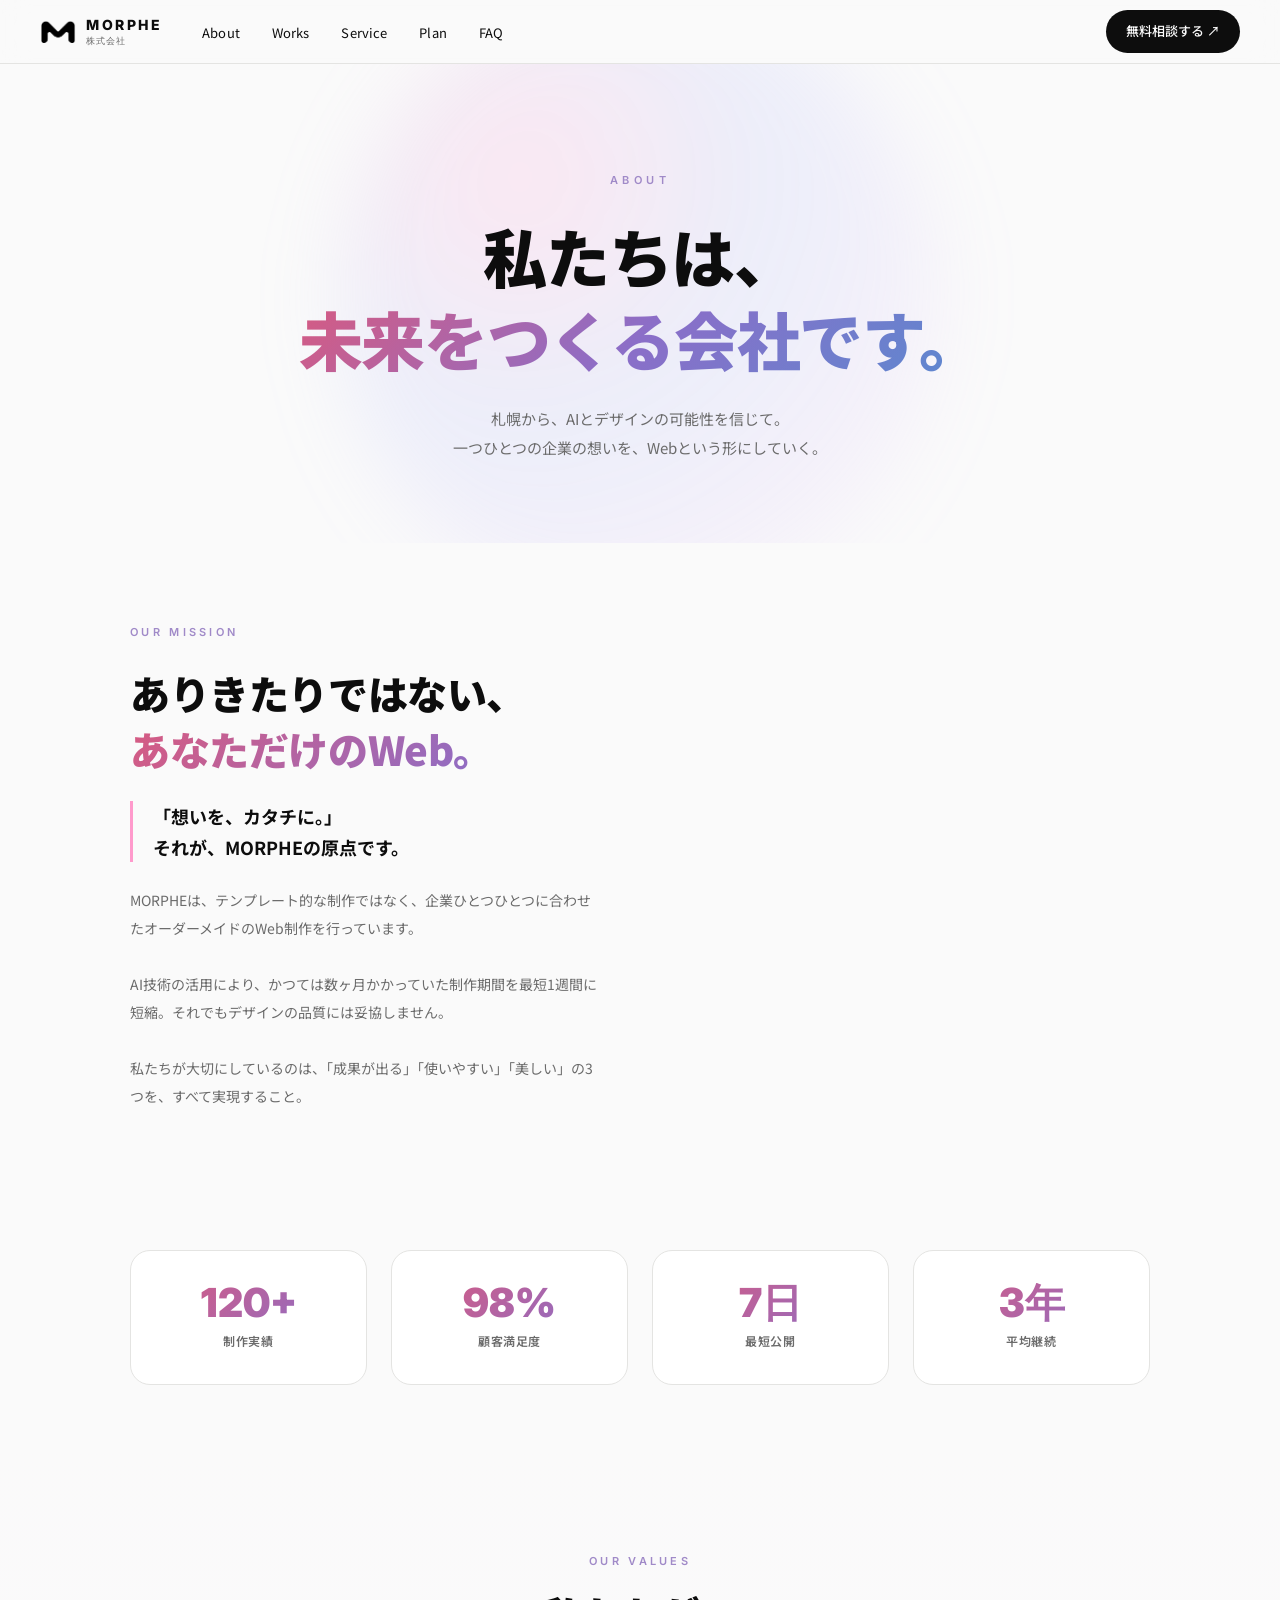
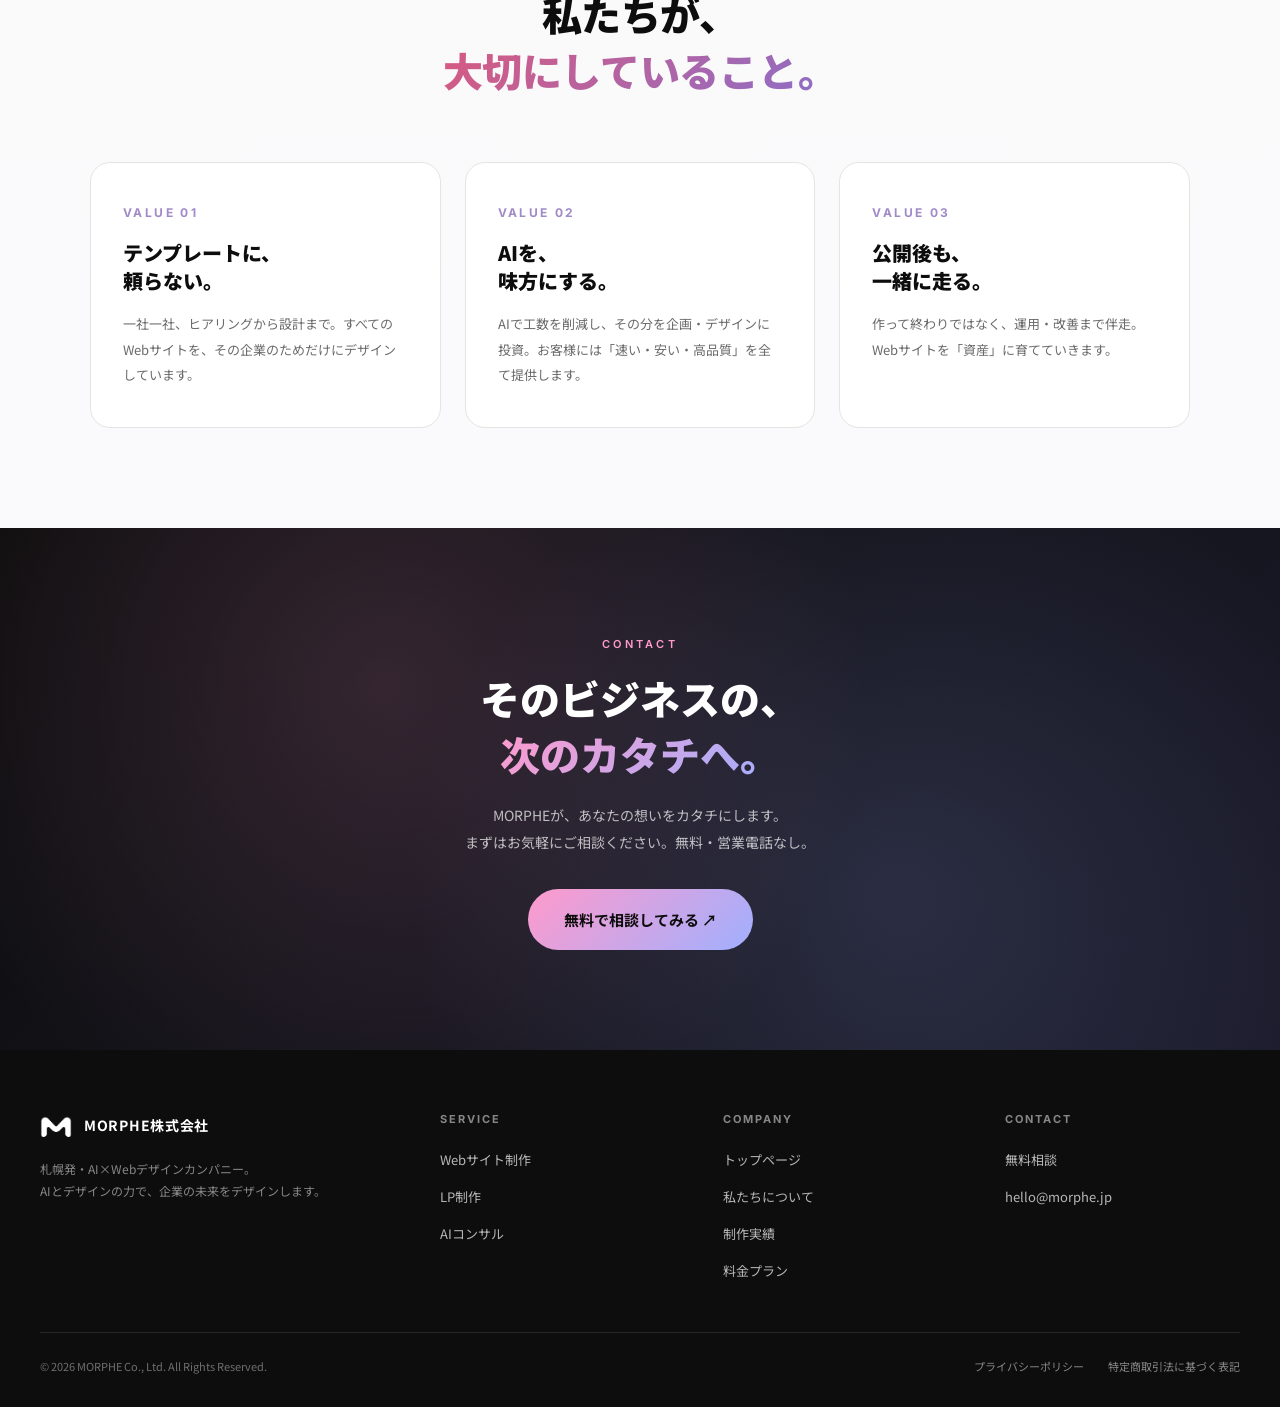
<file: about/index.html>
<!DOCTYPE html>
<html lang="ja">
<head>
  <meta charset="UTF-8">
  <meta name="viewport" content="width=device-width, initial-scale=1.0">
  <title>私たちについて | MORPHE株式会社</title>
  <meta name="description" content="MORPHE株式会社は札幌発のAI×Webデザインカンパニー。AIとデザインの力で、企業の未来をデザインします。">

  <meta property="og:type" content="website">
  <meta property="og:title" content="私たちについて | MORPHE株式会社">
  <meta property="og:description" content="札幌発のAI×Webデザインカンパニー。AIとデザインの力で、企業の未来をデザインします。">
  <meta property="og:url" content="https://morphe-phi.vercel.app/about">

  <link rel="icon" type="image/png" href="/assets/morphe_m_only.png">
  <link rel="preconnect" href="https://fonts.googleapis.com">
  <link rel="preconnect" href="https://fonts.gstatic.com" crossorigin>
  <link href="https://fonts.googleapis.com/css2?family=Noto+Sans+JP:wght@300;400;500;700;900&family=Inter:wght@300;400;500;600;700;800;900&display=swap" rel="stylesheet">

  <style>
    :root {
      --black: #0d0d0d;
      --white: #fafafa;
      --gray: #6b6b6b;
      --light-gray: #f4f4f2;
      --border: #e4e4e2;
    }
    * { margin: 0; padding: 0; box-sizing: border-box; }
    html { scroll-behavior: smooth; }
    body {
      font-family: 'Noto Sans JP', sans-serif;
      background: var(--white);
      color: var(--black);
      line-height: 1.7;
      -webkit-font-smoothing: antialiased;
      overflow-x: hidden;
    }
    a { color: inherit; text-decoration: none; }
    img { max-width: 100%; display: block; }    /* ══ NAV（トップと統一）══ */
    nav {
      position: fixed;
      top: 0; left: 0; right: 0;
      z-index: 100;
      height: 64px;
      background: rgba(250,250,250,0.85);
      backdrop-filter: blur(14px); -webkit-backdrop-filter: blur(14px);
      border-bottom: 1px solid var(--border);
      display: flex; align-items: center;
      padding: 0 40px; gap: 40px;
    }
    .nav-logo {
      display: flex; align-items: center; gap: 10px;
      text-decoration: none; color: var(--black); flex-shrink: 0;
    }
    .nav-logo-icon {
      width: 36px; height: 36px;
      display: flex; align-items: center; justify-content: center;
      flex-shrink: 0;
    }
    .nav-logo-icon img { width: 100%; height: 100%; object-fit: contain; }
    .nav-logo-text {
      font-family: 'Inter', sans-serif; font-size: 12px;
      font-weight: 800; letter-spacing: 0.15em; line-height: 1.2;
      color: var(--black);
    }
    .logo-morphe {
      display: block; font-size: 14px; font-weight: 800;
      letter-spacing: 0.18em; color: var(--black);
    }
    .logo-kaisha {
      display: block; font-size: 9px; font-weight: 500;
      color: var(--gray); letter-spacing: 0.1em; margin-top: 2px;
    }
    .nav-links {
      display: flex; align-items: center; gap: 32px;
      flex: 1; list-style: none;
      margin: 0; padding: 0;
    }
    .nav-links a {
      font-size: 13px; font-weight: 400; color: var(--black);
      text-decoration: none; letter-spacing: 0.01em;
      transition: opacity 0.2s;
    }
    .nav-links a:hover { opacity: 0.5; }
    .nav-cta {
      display: flex; align-items: center; gap: 6px;
      background: var(--black); color: var(--white);
      border: none; border-radius: 50px;
      padding: 10px 20px;
      font-size: 13px; font-weight: 500;
      cursor: pointer; transition: transform 0.2s, box-shadow 0.2s;
      text-decoration: none; flex-shrink: 0;
    }
    .nav-cta:hover {
      transform: translateY(-1px);
      box-shadow: 0 8px 20px rgba(0,0,0,0.15);
    }

    /* navが固定なのでbody先頭にpadding */
    body { padding-top: 64px; }

    /* ══ HERO ══ */
    .about-hero {
      position: relative;
      padding: 100px 40px 80px;
      text-align: center;
      overflow: hidden;
    }
    .about-hero-bg {
      position: absolute; top: 50%; left: 50%;
      transform: translate(-50%, -50%);
      width: 70vmin; height: 70vmin; max-width: 600px;
      background: radial-gradient(circle at 30% 30%,
        rgba(255,154,204,0.2) 0%, rgba(160,176,255,0.15) 40%,
        rgba(201,160,255,0.1) 70%, transparent 90%);
      border-radius: 50%; filter: blur(40px);
      animation: blobFloat 12s ease-in-out infinite; z-index: 0;
    }
    @keyframes blobFloat {
      0%, 100% { transform: translate(-50%, -50%) scale(1); }
      50%      { transform: translate(-50%, -55%) scale(1.05); }
    }
    .about-hero-inner { position: relative; z-index: 2; max-width: 720px; margin: 0 auto; }
    .about-hero-tag {
      display: inline-block;
      font-family: 'Inter', sans-serif; font-size: 11px; font-weight: 600;
      letter-spacing: 0.4em; color: #a08ac8;
      margin-bottom: 24px; opacity: 0;
      animation: fadeInDown 0.8s 0.1s ease-out forwards;
    }
    .about-hero-title {
      font-size: clamp(36px, 6vw, 64px); font-weight: 900;
      line-height: 1.3; letter-spacing: -0.02em;
      margin-bottom: 24px; opacity: 0;
      animation: fadeInDown 0.9s 0.4s ease-out forwards;
    }
    .about-hero-title .accent {
      background: linear-gradient(135deg, #d85a80 0%, #8b6ec8 50%, #5a8ad0 100%);
      -webkit-background-clip: text; background-clip: text; color: transparent;
    }
    .about-hero-lead {
      font-size: 15px; color: var(--gray); line-height: 1.95;
      opacity: 0; animation: fadeInDown 0.9s 0.7s ease-out forwards;
    }
    @keyframes fadeInDown {
      from { opacity: 0; transform: translateY(-16px); }
      to   { opacity: 1; transform: translateY(0); }
    }

    /* ══ MISSION ══ */
    .mission-section { max-width: 1100px; margin: 0 auto; padding: 80px 40px; }
    .mission-grid {
      display: grid; grid-template-columns: 1fr 1fr;
      gap: 80px; align-items: center;
    }
    .mission-text-block { display: flex; flex-direction: column; gap: 24px; }
    .mission-tag {
      display: inline-block;
      font-family: 'Inter', sans-serif; font-size: 11px; font-weight: 600;
      letter-spacing: 0.3em; color: #a08ac8;
    }
    .mission-title {
      font-size: clamp(28px, 4vw, 40px); font-weight: 900;
      line-height: 1.4; letter-spacing: -0.01em;
    }
    .mission-title .accent {
      background: linear-gradient(135deg, #d85a80, #8b6ec8);
      -webkit-background-clip: text; background-clip: text; color: transparent;
    }
    .mission-quote {
      font-size: 18px; font-weight: 700; line-height: 1.7;
      padding-left: 20px; border-left: 3px solid #ff9acc;
    }
    .mission-body { font-size: 14px; color: var(--gray); line-height: 2; }
    .mission-visual {
      position: relative; aspect-ratio: 1 / 1;
      max-width: 420px; margin: 0 auto;
    }
    .mission-visual-bg {
      position: absolute; inset: 0; border-radius: 50%;
      background: radial-gradient(circle at 30% 30%,
        rgba(255,200,220,0.6) 0%, rgba(220,210,255,0.4) 50%, transparent 90%);
      filter: blur(20px);
    }
    .mission-visual-img {
      position: absolute; inset: 8%;
      display: flex; align-items: center; justify-content: center;
      animation: charFloat 5s ease-in-out infinite;
      filter: drop-shadow(0 25px 40px rgba(180,150,220,0.35));
    }
    .mission-visual-img img { max-width: 100%; max-height: 100%; object-fit: contain; }
    @keyframes charFloat {
      0%, 100% { transform: translateY(0); }
      50%      { transform: translateY(-12px); }
    }

    /* ══ STATS ══ */
    .stats-section { max-width: 1100px; margin: 0 auto; padding: 60px 40px; }
    .stats-grid { display: grid; grid-template-columns: repeat(4, 1fr); gap: 24px; }
    .stat-card {
      padding: 32px 24px; background: white;
      border-radius: 20px; border: 1px solid var(--border);
      text-align: center;
      transition: transform 0.4s cubic-bezier(0.4,0,0.2,1), box-shadow 0.4s;
    }
    .stat-card:hover {
      transform: translateY(-6px);
      box-shadow: 0 24px 48px rgba(180,150,220,0.15);
    }
    .stat-num {
      font-family: 'Inter', sans-serif; font-size: 40px; font-weight: 900;
      line-height: 1; margin-bottom: 8px;
      background: linear-gradient(135deg, #d85a80, #8b6ec8);
      -webkit-background-clip: text; background-clip: text; color: transparent;
    }
    .stat-label {
      font-size: 12px; font-weight: 600; color: var(--gray);
      letter-spacing: 0.05em;
    }

    /* ══ VALUES ══ */
    .values-section {
      background: linear-gradient(180deg, var(--white) 0%, #faf9fc 100%);
      padding: 100px 40px;
    }
    .values-inner { max-width: 1100px; margin: 0 auto; }
    .values-head { text-align: center; margin-bottom: 64px; }
    .values-grid { display: grid; grid-template-columns: repeat(3, 1fr); gap: 24px; }
    .value-card {
      padding: 40px 32px; background: white;
      border: 1px solid var(--border); border-radius: 20px;
      transition: transform 0.4s, box-shadow 0.4s;
    }
    .value-card:hover {
      transform: translateY(-6px);
      box-shadow: 0 24px 48px rgba(180,150,220,0.15);
    }
    .value-num {
      font-family: 'Inter', sans-serif; font-size: 12px; font-weight: 700;
      letter-spacing: 0.2em; color: #a08ac8; margin-bottom: 16px;
    }
    .value-title {
      font-size: 20px; font-weight: 900;
      margin-bottom: 16px; line-height: 1.4;
    }
    .value-desc { font-size: 13px; color: var(--gray); line-height: 1.95; }

    /* ══ CTA ══ */
    .about-cta {
      position: relative;
      background: linear-gradient(135deg, #0d0d0d 0%, #1a1a2a 100%);
      color: white; padding: 100px 40px;
      overflow: hidden; text-align: center;
    }
    .about-cta::before {
      content: ''; position: absolute; inset: 0;
      background: radial-gradient(circle at 30% 30%, rgba(255,154,204,0.15), transparent 50%),
                  radial-gradient(circle at 70% 70%, rgba(160,180,255,0.15), transparent 50%);
      pointer-events: none;
    }
    .about-cta-inner { position: relative; z-index: 2; max-width: 720px; margin: 0 auto; }
    .about-cta-tag {
      display: inline-block;
      font-family: 'Inter', sans-serif; font-size: 11px; font-weight: 600;
      letter-spacing: 0.3em; color: #ff9acc; margin-bottom: 16px;
    }
    .about-cta-title {
      font-size: clamp(28px, 4vw, 40px); font-weight: 900;
      line-height: 1.4; margin-bottom: 20px;
    }
    .about-cta-title .accent {
      background: linear-gradient(135deg, #ff9acc 0%, #a0b0ff 100%);
      -webkit-background-clip: text; background-clip: text; color: transparent;
    }
    .about-cta-body {
      font-size: 14px; color: rgba(255,255,255,0.7);
      line-height: 1.95; margin-bottom: 32px;
    }
    .about-cta-btn {
      display: inline-flex; align-items: center; gap: 8px;
      background: linear-gradient(135deg, #ff9acc, #a0b0ff);
      color: var(--black); padding: 18px 36px; border-radius: 50px;
      font-size: 15px; font-weight: 700;
      transition: transform 0.3s, box-shadow 0.3s;
    }
    .about-cta-btn:hover {
      transform: translateY(-3px);
      box-shadow: 0 16px 40px rgba(255,154,204,0.3);
    }

    /* ══ FOOTER ══ */
    footer {
      background: var(--black); color: rgba(255,255,255,0.7);
      padding: 60px 40px 32px;
    }
    .footer-inner {
      max-width: 1200px; margin: 0 auto;
      display: grid; grid-template-columns: 1.5fr 1fr 1fr 1fr;
      gap: 48px; margin-bottom: 48px;
    }
    .footer-brand-block { display: flex; flex-direction: column; gap: 16px; }
    .footer-logo { display: flex; align-items: center; gap: 12px; }
    .footer-logo-icon { width: 32px; height: 32px; flex-shrink: 0; }
    .footer-logo-icon img {
      width: 100%; height: 100%; object-fit: contain;
      filter: invert(1) brightness(2);
    }
    .footer-company-text {
      font-size: 14px; font-weight: 700;
      color: white; letter-spacing: 0.05em;
    }
    .footer-tagline {
      font-size: 12px; color: rgba(255,255,255,0.5); line-height: 1.8;
    }
    .footer-col-title {
      font-family: 'Inter', sans-serif; font-size: 11px; font-weight: 700;
      letter-spacing: 0.18em; color: rgba(255,255,255,0.5); margin-bottom: 16px;
    }
    .footer-col ul {
      list-style: none; display: flex; flex-direction: column; gap: 10px;
    }
    .footer-col a {
      font-size: 13px; color: rgba(255,255,255,0.7); transition: color 0.2s;
    }
    .footer-col a:hover { color: white; }
    .footer-bottom {
      max-width: 1200px; margin: 0 auto;
      padding-top: 24px; border-top: 1px solid rgba(255,255,255,0.1);
      display: flex; justify-content: space-between; align-items: center;
      font-size: 11px; color: rgba(255,255,255,0.4);
    }
    .footer-legal-links { display: flex; gap: 24px; list-style: none; }
    .footer-legal-links a { color: rgba(255,255,255,0.5); }
    .footer-legal-links a:hover { color: white; }

    /* ══ 進化モーフ・フローティングCTA ══ */
    #morph-evolution {
      position: fixed; bottom: 24px; right: 24px; z-index: 95;
      width: 88px; height: 88px; cursor: pointer;
      opacity: 0; transform: translateY(20px) scale(0.8);
      transition: opacity 0.5s cubic-bezier(0.4,0,0.2,1), transform 0.5s cubic-bezier(0.4,0,0.2,1);
    }
    #morph-evolution.visible { opacity: 1; transform: translateY(0) scale(1); }
    .morph-evo-ring {
      position: absolute; inset: -8px; border-radius: 50%;
      border: 2px solid transparent;
      border-top-color: rgba(216, 90, 128, 0.5);
      border-right-color: rgba(160, 130, 255, 0.4);
      animation: ringSpin 4s linear infinite; pointer-events: none;
    }
    @keyframes ringSpin {
      from { transform: rotate(0deg); }
      to   { transform: rotate(360deg); }
    }
    .morph-evo-bubble {
      position: absolute; bottom: 100%; right: 0; margin-bottom: 12px;
      background: rgba(13,13,13,0.95); color: white;
      padding: 8px 14px; border-radius: 14px 14px 4px 14px;
      font-size: 11px; font-weight: 600; white-space: nowrap;
      opacity: 0; transform: translateY(8px);
      transition: opacity 0.3s, transform 0.3s; pointer-events: none;
      box-shadow: 0 8px 24px rgba(0,0,0,0.2);
    }
    #morph-evolution.show-bubble .morph-evo-bubble { opacity: 1; transform: translateY(0); }
    .morph-evo-img { width: 100%; height: 100%; position: relative; }
    .morph-evo-img img {
      width: 100%; height: 100%; object-fit: contain;
      filter: drop-shadow(0 8px 16px rgba(180,150,220,0.4));
      transition: opacity 0.5s ease, transform 0.5s cubic-bezier(0.4,0,0.2,1);
      animation: morphFloatTiny 3s ease-in-out infinite;
    }
    @keyframes morphFloatTiny {
      0%, 100% { transform: translateY(0); }
      50%      { transform: translateY(-4px); }
    }
    .morph-evo-stage-label {
      position: absolute; top: -22px; left: 50%; transform: translateX(-50%);
      font-family: 'Inter', sans-serif; font-size: 9px; font-weight: 700;
      letter-spacing: 0.15em; color: rgba(216, 90, 128, 0.8);
      background: rgba(255,255,255,0.95); padding: 3px 8px; border-radius: 8px;
      white-space: nowrap; box-shadow: 0 4px 12px rgba(0,0,0,0.08);
      opacity: 0; transition: opacity 0.4s; pointer-events: none;
    }
    #morph-evolution.show-bubble .morph-evo-stage-label { opacity: 1; }

    .floating-cta {
      position: fixed; bottom: 24px; left: 24px; z-index: 90;
      display: inline-flex; align-items: center; gap: 8px;
      background: linear-gradient(135deg, var(--black) 0%, #1a1a2a 100%);
      color: white; padding: 14px 22px; border-radius: 50px;
      font-size: 13px; font-weight: 600;
      box-shadow: 0 12px 32px rgba(0,0,0,0.25);
      transition: transform 0.3s, box-shadow 0.3s, opacity 0.5s;
      opacity: 0; transform: translateY(20px); pointer-events: none;
    }
    .floating-cta.visible { opacity: 1; transform: translateY(0); pointer-events: auto; }
    .floating-cta:hover {
      transform: translateY(-2px);
      box-shadow: 0 16px 40px rgba(0,0,0,0.35);
    }
    .floating-cta-pulse {
      width: 8px; height: 8px; border-radius: 50%;
      background: #ff9acc; position: relative;
    }
    .floating-cta-pulse::before {
      content: ''; position: absolute; inset: -4px; border-radius: 50%;
      background: #ff9acc; opacity: 0.4;
      animation: pulseDot 1.8s ease-in-out infinite;
    }
    @keyframes pulseDot {
      0%, 100% { transform: scale(1); opacity: 0.4; }
      50%      { transform: scale(1.6); opacity: 0; }
    }

    #scroll-progress {
      position: fixed; top: 0; left: 0; width: 0; height: 3px;
      background: linear-gradient(90deg, #d85a80, #a08ac8, #a0b0ff);
      z-index: 200; transition: width 0.05s linear;
    }

    /* ══ レスポンシブ ══ */
    @media (max-width: 900px) {
      nav { padding: 0 20px; gap: 16px; height: 60px; }
      .nav-links { display: none; }
      .about-hero { padding: 64px 24px 48px; }
      .mission-section { padding: 56px 24px; }
      .mission-grid { grid-template-columns: 1fr; gap: 48px; }
      .mission-visual { max-width: 320px; }
      .stats-section { padding: 40px 24px; }
      .stats-grid { grid-template-columns: 1fr 1fr; }
      .values-section { padding: 64px 24px; }
      .values-grid { grid-template-columns: 1fr; }
      .about-cta { padding: 72px 24px; }
      footer { padding: 48px 24px 24px; }
      .footer-inner { grid-template-columns: 1fr 1fr; gap: 32px 24px; }
      .footer-bottom { flex-direction: column; gap: 16px; text-align: center; }
      #morph-evolution { width: 64px; height: 64px; bottom: 16px; right: 16px; }
      .floating-cta { bottom: 16px; left: 16px; padding: 10px 16px; font-size: 12px; }
    }
    @media (max-width: 600px) {
      .stats-grid { grid-template-columns: 1fr; }
      .footer-inner { grid-template-columns: 1fr; }
    }
  </style>
</head>
<body>

<div id="scroll-progress"></div>

<nav>
  <a href="/" class="nav-logo">
    <div class="nav-logo-icon"><img src="/assets/morphe_m_only.png" alt="MORPHE"></div>
    <div class="nav-logo-text">
      <span class="logo-morphe">MORPHE</span>
      <span class="logo-kaisha">株式会社</span>
    </div>
  </a>
  <ul class="nav-links">
    <li><a href="/about">About</a></li>
    <li><a href="/works">Works</a></li>
    <li><a href="/#service">Service</a></li>
    <li><a href="/#pricing">Plan</a></li>
    <li><a href="/#faq">FAQ</a></li>
  </ul>
  <a href="/contact" class="nav-cta">無料相談する ↗</a>
</nav>

<section class="about-hero">
  <div class="about-hero-bg"></div>
  <div class="about-hero-inner">
    <div class="about-hero-tag">ABOUT</div>
    <h1 class="about-hero-title">
      私たちは、<br>
      <span class="accent">未来をつくる会社です。</span>
    </h1>
    <p class="about-hero-lead">
      札幌から、AIとデザインの可能性を信じて。<br>
      一つひとつの企業の想いを、Webという形にしていく。
    </p>
  </div>
</section>

<section class="mission-section">
  <div class="mission-grid">
    <div class="mission-text-block">
      <span class="mission-tag">OUR MISSION</span>
      <h2 class="mission-title">
        ありきたりではない、<br>
        <span class="accent">あなただけのWeb。</span>
      </h2>
      <p class="mission-quote">
        「想いを、カタチに。」<br>
        それが、MORPHEの原点です。
      </p>
      <p class="mission-body">
        MORPHEは、テンプレート的な制作ではなく、企業ひとつひとつに合わせたオーダーメイドのWeb制作を行っています。<br><br>
        AI技術の活用により、かつては数ヶ月かかっていた制作期間を最短1週間に短縮。それでもデザインの品質には妥協しません。<br><br>
        私たちが大切にしているのは、「成果が出る」「使いやすい」「美しい」の3つを、すべて実現すること。
      </p>
    </div>
    <div class="mission-visual">
      <div class="mission-visual-bg"></div>
      <div class="mission-visual-img">
        <img src="/assets/morph_welcome.png" alt="MORPHE">
      </div>
    </div>
  </div>
</section>

<section class="stats-section">
  <div class="stats-grid">
    <div class="stat-card">
      <div class="stat-num">120+</div>
      <div class="stat-label">制作実績</div>
    </div>
    <div class="stat-card">
      <div class="stat-num">98%</div>
      <div class="stat-label">顧客満足度</div>
    </div>
    <div class="stat-card">
      <div class="stat-num">7日</div>
      <div class="stat-label">最短公開</div>
    </div>
    <div class="stat-card">
      <div class="stat-num">3年</div>
      <div class="stat-label">平均継続</div>
    </div>
  </div>
</section>

<section class="values-section">
  <div class="values-inner">
    <div class="values-head">
      <span class="mission-tag">OUR VALUES</span>
      <h2 class="mission-title" style="margin-top:14px;">
        私たちが、<br>
        <span class="accent">大切にしていること。</span>
      </h2>
    </div>
    <div class="values-grid">
      <div class="value-card">
        <div class="value-num">VALUE 01</div>
        <h3 class="value-title">テンプレートに、<br>頼らない。</h3>
        <p class="value-desc">
          一社一社、ヒアリングから設計まで。すべてのWebサイトを、その企業のためだけにデザインしています。
        </p>
      </div>
      <div class="value-card">
        <div class="value-num">VALUE 02</div>
        <h3 class="value-title">AIを、<br>味方にする。</h3>
        <p class="value-desc">
          AIで工数を削減し、その分を企画・デザインに投資。お客様には「速い・安い・高品質」を全て提供します。
        </p>
      </div>
      <div class="value-card">
        <div class="value-num">VALUE 03</div>
        <h3 class="value-title">公開後も、<br>一緒に走る。</h3>
        <p class="value-desc">
          作って終わりではなく、運用・改善まで伴走。Webサイトを「資産」に育てていきます。
        </p>
      </div>
    </div>
  </div>
</section>

<section class="about-cta">
  <div class="about-cta-inner">
    <span class="about-cta-tag">CONTACT</span>
    <h2 class="about-cta-title">
      そのビジネスの、<br>
      <span class="accent">次のカタチへ。</span>
    </h2>
    <p class="about-cta-body">
      MORPHEが、あなたの想いをカタチにします。<br>
      まずはお気軽にご相談ください。無料・営業電話なし。
    </p>
    <a href="/contact" class="about-cta-btn">無料で相談してみる ↗</a>
  </div>
</section>

<footer>
  <div class="footer-inner">
    <div class="footer-brand-block">
      <div class="footer-logo">
        <div class="footer-logo-icon"><img src="/assets/morphe_m_only.png" alt="MORPHE"></div>
        <span class="footer-company-text">MORPHE株式会社</span>
      </div>
      <p class="footer-tagline">
        札幌発・AI×Webデザインカンパニー。<br>
        AIとデザインの力で、企業の未来をデザインします。
      </p>
    </div>
    <div class="footer-col">
      <div class="footer-col-title">SERVICE</div>
      <ul>
        <li><a href="/#service">Webサイト制作</a></li>
        <li><a href="/#service">LP制作</a></li>
        <li><a href="/#service">AIコンサル</a></li>
      </ul>
    </div>
    <div class="footer-col">
      <div class="footer-col-title">COMPANY</div>
      <ul>
        <li><a href="/">トップページ</a></li>
        <li><a href="/about">私たちについて</a></li>
        <li><a href="/works">制作実績</a></li>
        <li><a href="/#pricing">料金プラン</a></li>
      </ul>
    </div>
    <div class="footer-col">
      <div class="footer-col-title">CONTACT</div>
      <ul>
        <li><a href="/contact">無料相談</a></li>
        <li><a href="mailto:hello@morphe.jp">hello@morphe.jp</a></li>
      </ul>
    </div>
  </div>
  <div class="footer-bottom">
    <span>© 2026 MORPHE Co., Ltd. All Rights Reserved.</span>
    <ul class="footer-legal-links">
      <li><a href="/privacy">プライバシーポリシー</a></li>
      <li><a href="/tokushoho">特定商取引法に基づく表記</a></li>
    </ul>
  </div>
</footer>

<a href="/contact" class="floating-cta">
  <span class="floating-cta-pulse"></span>
  <span>無料相談する</span>
</a>

<div id="morph-evolution" title="スクロールで進化するモーフ">
  <div class="morph-evo-ring"></div>
  <div class="morph-evo-stage-label" id="morphStageLabel">STAGE 0</div>
  <div class="morph-evo-bubble" id="morphBubble">こんにちは！</div>
  <div class="morph-evo-img">
    <img id="morphEvoImg" src="/assets/morph_egg.png" alt="進化するモーフ">
  </div>
</div>

<script>
(function() {
  'use strict';
  const bar = document.getElementById('scroll-progress');
  const morphEvo = document.getElementById('morph-evolution');
  const morphEvoImg = document.getElementById('morphEvoImg');
  const morphStageLabel = document.getElementById('morphStageLabel');
  const morphBubble = document.getElementById('morphBubble');
  const floatingCTA = document.querySelector('.floating-cta');
  if (!morphEvo) return;

  const morphStages = [
    { threshold: 0.00, src: '/assets/morph_egg.png',       label: 'STAGE 0', bubble: 'まだ眠っています…' },
    { threshold: 0.04, src: '/assets/morph_hatching.png',  label: 'STAGE 1', bubble: '生まれます！' },
    { threshold: 0.10, src: '/assets/morph_idle.png',      label: 'STAGE 2', bubble: 'こんにちは！' },
    { threshold: 0.25, src: '/assets/morph_worried.png',   label: 'STAGE 3', bubble: 'わかります…' },
    { threshold: 0.40, src: '/assets/morph_tools.png',     label: 'STAGE 4', bubble: '解決しよう！' },
    { threshold: 0.55, src: '/assets/morph_design.png',    label: 'STAGE 5', bubble: '創造の時間！' },
    { threshold: 0.70, src: '/assets/morph_thinking.png',  label: 'STAGE 6', bubble: '一緒に考えよう' },
    { threshold: 0.82, src: '/assets/morph_happy.png',     label: 'STAGE 7', bubble: '嬉しい！' },
    { threshold: 0.92, src: '/assets/morph_ascended.png',  label: 'STAGE 8', bubble: '完全進化！' },
    { threshold: 0.97, src: '/assets/morph_welcome.png',   label: 'STAGE 9', bubble: 'ようこそ！' }
  ];

  let currentStageIndex = -1;  /* -1で初期化することで初回必ず描画 */
  let bubbleTimeoutId = null;
  let morphStartScrollY = null;
  let isMorphVisible = false;

  function updateMorphStage(progress) {
    let newStageIndex = 0;
    for (let i = morphStages.length - 1; i >= 0; i--) {
      if (progress >= morphStages[i].threshold) { newStageIndex = i; break; }
    }
    if (newStageIndex !== currentStageIndex) {
      currentStageIndex = newStageIndex;
      const stage = morphStages[newStageIndex];
      morphEvoImg.style.opacity = '0';
      morphEvoImg.style.transform = 'scale(0.7)';
      setTimeout(() => {
        morphEvoImg.src = stage.src;
        morphEvoImg.style.opacity = '1';
        morphEvoImg.style.transform = 'scale(1)';
      }, 250);
      morphStageLabel.textContent = stage.label;
      morphBubble.textContent = stage.bubble;
      morphEvo.classList.add('show-bubble');
      clearTimeout(bubbleTimeoutId);
      bubbleTimeoutId = setTimeout(() => morphEvo.classList.remove('show-bubble'), 2200);
    }
  }

  let ticking = false;
  function handleScroll() {
    if (ticking) return;
    requestAnimationFrame(() => {
      const scrollY = window.scrollY;
      const totalHeight = document.body.scrollHeight - window.innerHeight;
      if (bar) bar.style.width = ((scrollY / Math.max(totalHeight, 1)) * 100) + '%';

      const shouldShow = scrollY > 200;

      if (shouldShow && !isMorphVisible) {
        morphStartScrollY = scrollY;
        isMorphVisible = true;
        morphEvo.classList.add('visible');
        if (floatingCTA) floatingCTA.classList.add('visible');
        currentStageIndex = -1;
        updateMorphStage(0);
      } else if (!shouldShow && isMorphVisible) {
        isMorphVisible = false;
        morphEvo.classList.remove('visible');
        if (floatingCTA) floatingCTA.classList.remove('visible');
      } else if (isMorphVisible && morphStartScrollY !== null) {
        const remainingScroll = totalHeight - morphStartScrollY;
        const scrolledFromStart = scrollY - morphStartScrollY;
        const progress = remainingScroll > 0
          ? Math.max(0, Math.min(1, scrolledFromStart / remainingScroll))
          : 0;
        updateMorphStage(progress);
      }

      ticking = false;
    });
    ticking = true;
  }

  window.addEventListener('scroll', handleScroll, { passive: true });
  handleScroll();

  morphEvo.addEventListener('click', () => {
    morphEvo.classList.add('show-bubble');
    clearTimeout(bubbleTimeoutId);
    bubbleTimeoutId = setTimeout(() => morphEvo.classList.remove('show-bubble'), 2200);
  });
})();
</script>

</body>
</html>
</file>
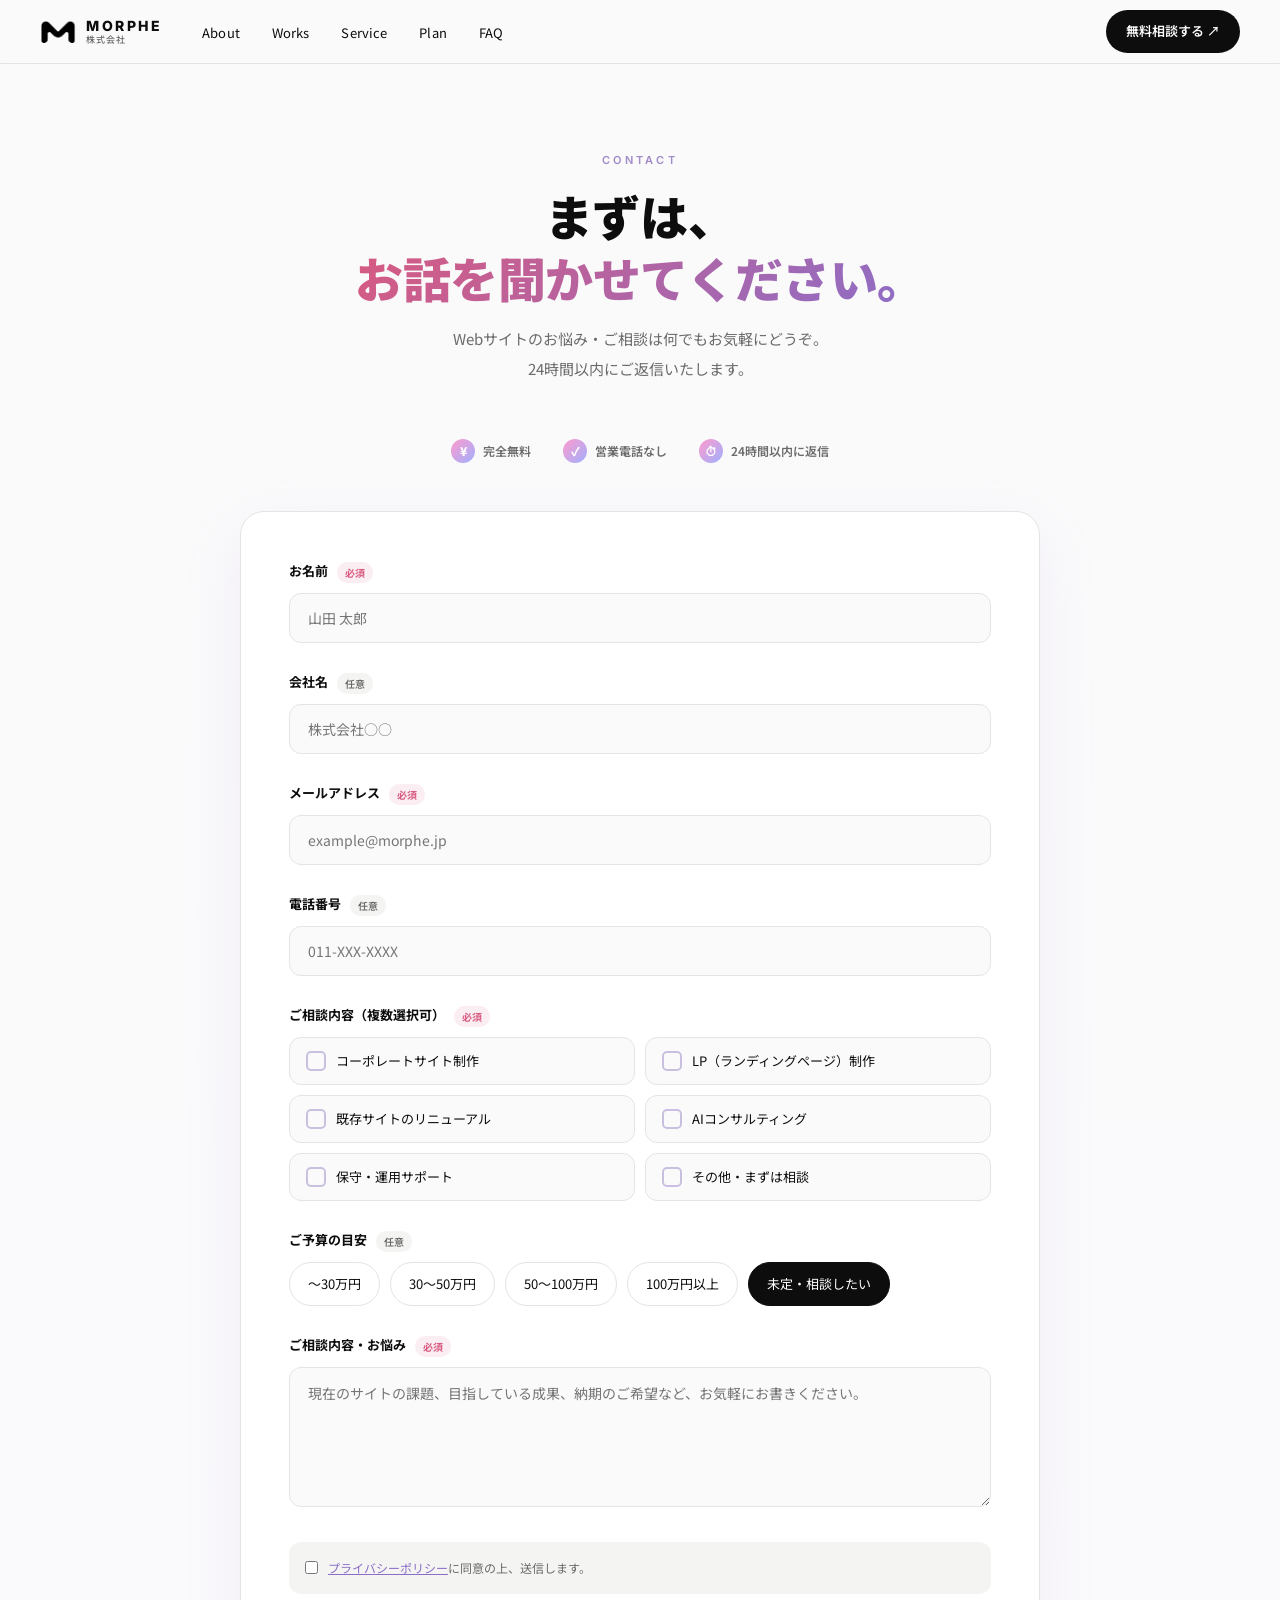
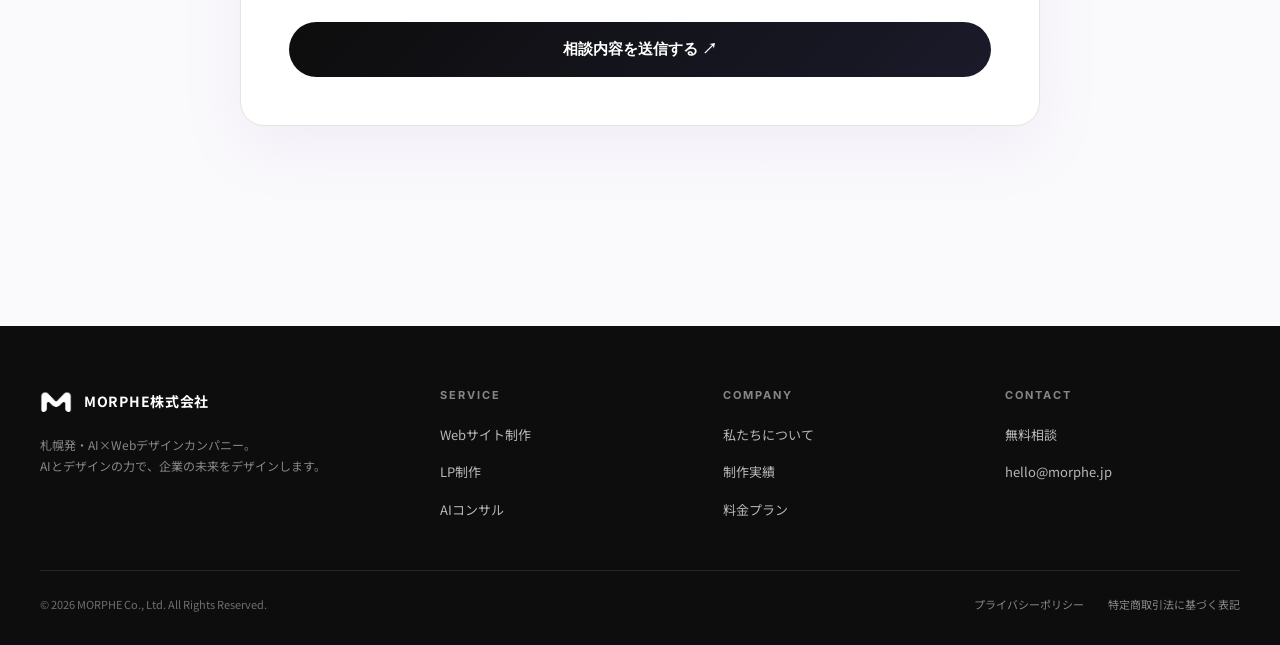
<file: contact/index.html>
<!DOCTYPE html>
<html lang="ja">
<head>
  <meta charset="UTF-8">
  <meta name="viewport" content="width=device-width, initial-scale=1.0">
  <title>無料相談 | MORPHE株式会社</title>
  <meta name="description" content="MORPHE株式会社への無料相談・お問い合わせ。Web制作・LP制作・AIコンサルティングのご相談を承ります。">
  <meta name="robots" content="noindex">

  <link rel="icon" type="image/png" href="/assets/morphe_m_only.png">

  <link rel="preconnect" href="https://fonts.googleapis.com">
  <link rel="preconnect" href="https://fonts.gstatic.com" crossorigin>
  <link href="https://fonts.googleapis.com/css2?family=Noto+Sans+JP:wght@300;400;500;700;900&family=Inter:wght@300;400;500;600;700;800;900&display=swap" rel="stylesheet">

  <link rel="stylesheet" href="/shared/global.css">

  <style>
    /* ═══════════════════════════════════════════
       Contactページ
       ═══════════════════════════════════════════ */
    body {
      background: linear-gradient(180deg, var(--white) 0%, #faf9fc 100%);
      min-height: 100vh;
    }

    .contact-page {
      max-width: 880px;
      margin: 0 auto;
      padding: 80px 40px 120px;
    }

    .contact-header {
      text-align: center;
      margin-bottom: 56px;
    }

    .contact-tag {
      display: inline-block;
      font-family: 'Inter', sans-serif;
      font-size: 11px;
      font-weight: 600;
      letter-spacing: 0.3em;
      color: var(--purple-2);
      margin-bottom: 14px;
    }

    .contact-title {
      font-size: clamp(32px, 5vw, 48px);
      font-weight: 900;
      line-height: 1.3;
      letter-spacing: -0.01em;
      margin-bottom: 16px;
    }

    .contact-title .accent {
      background: linear-gradient(135deg, var(--pink-1), var(--purple-1));
      -webkit-background-clip: text;
      background-clip: text;
      color: transparent;
    }

    .contact-lead {
      font-size: 15px;
      color: var(--gray);
      line-height: 1.95;
    }

    /* 安心感の3点セット */
    .contact-trust {
      display: flex;
      justify-content: center;
      gap: 32px;
      margin-bottom: 48px;
      flex-wrap: wrap;
    }

    .contact-trust-item {
      display: flex;
      align-items: center;
      gap: 8px;
      font-size: 12px;
      color: var(--gray);
      font-weight: 600;
    }

    .contact-trust-icon {
      width: 24px;
      height: 24px;
      border-radius: 50%;
      background: linear-gradient(135deg, var(--pink-2), var(--blue-2));
      display: flex;
      align-items: center;
      justify-content: center;
      color: white;
      font-size: 12px;
      font-weight: 900;
    }

    /* フォーム本体 */
    .contact-form-wrap {
      background: white;
      padding: 48px;
      border-radius: 24px;
      box-shadow: 0 20px 60px rgba(180,150,220,0.12);
      border: 1px solid var(--border);
    }

    .form-row {
      margin-bottom: 28px;
    }

    .form-label {
      display: block;
      font-size: 13px;
      font-weight: 700;
      color: var(--black);
      margin-bottom: 10px;
    }

    .form-label-required {
      display: inline-block;
      font-size: 10px;
      font-weight: 700;
      color: var(--pink-1);
      background: rgba(216,90,128,0.1);
      padding: 2px 8px;
      border-radius: 10px;
      margin-left: 6px;
      vertical-align: middle;
    }

    .form-label-optional {
      display: inline-block;
      font-size: 10px;
      font-weight: 600;
      color: var(--gray);
      background: var(--light-gray);
      padding: 2px 8px;
      border-radius: 10px;
      margin-left: 6px;
      vertical-align: middle;
    }

    .form-input,
    .form-select,
    .form-textarea {
      width: 100%;
      padding: 14px 18px;
      font-family: inherit;
      font-size: 14px;
      color: var(--black);
      background: var(--white);
      border: 1.5px solid var(--border);
      border-radius: 12px;
      transition: border-color 0.2s, box-shadow 0.2s;
    }

    .form-input:focus,
    .form-select:focus,
    .form-textarea:focus {
      outline: none;
      border-color: var(--pink-2);
      box-shadow: 0 0 0 4px rgba(255,154,204,0.12);
    }

    .form-textarea {
      min-height: 140px;
      resize: vertical;
      line-height: 1.7;
    }

    /* チェックボックス（複数選択） */
    .form-checkbox-group {
      display: grid;
      grid-template-columns: 1fr 1fr;
      gap: 10px;
    }

    .form-checkbox-item {
      position: relative;
    }

    .form-checkbox-item input[type="checkbox"] {
      position: absolute;
      opacity: 0;
      pointer-events: none;
    }

    .form-checkbox-label {
      display: flex;
      align-items: center;
      gap: 10px;
      padding: 12px 16px;
      background: var(--white);
      border: 1.5px solid var(--border);
      border-radius: 12px;
      cursor: pointer;
      transition: all 0.2s;
      font-size: 13px;
      color: var(--black);
    }

    .form-checkbox-item:hover .form-checkbox-label {
      border-color: var(--purple-2);
    }

    .form-checkbox-item input[type="checkbox"]:checked + .form-checkbox-label {
      background: linear-gradient(135deg, rgba(255,154,204,0.05), rgba(160,176,255,0.05));
      border-color: var(--pink-1);
    }

    .form-checkbox-box {
      width: 20px;
      height: 20px;
      border: 2px solid #c9c0e0;
      border-radius: 5px;
      display: flex;
      align-items: center;
      justify-content: center;
      flex-shrink: 0;
      transition: all 0.2s;
    }

    .form-checkbox-item input[type="checkbox"]:checked + .form-checkbox-label .form-checkbox-box {
      background: linear-gradient(135deg, var(--pink-2), var(--blue-2));
      border-color: transparent;
    }

    .form-checkbox-item input[type="checkbox"]:checked + .form-checkbox-label .form-checkbox-box::after {
      content: '✓';
      color: white;
      font-size: 12px;
      font-weight: 900;
    }

    /* ラジオ（単一選択） */
    .form-radio-group {
      display: flex;
      flex-wrap: wrap;
      gap: 10px;
    }

    .form-radio-item input[type="radio"] {
      position: absolute;
      opacity: 0;
      pointer-events: none;
    }

    .form-radio-label {
      display: inline-block;
      padding: 10px 18px;
      background: white;
      border: 1.5px solid var(--border);
      border-radius: 50px;
      cursor: pointer;
      transition: all 0.2s;
      font-size: 13px;
      color: var(--black);
    }

    .form-radio-item input[type="radio"]:checked + .form-radio-label {
      background: var(--black);
      color: white;
      border-color: var(--black);
    }

    /* 同意チェック */
    .form-agreement {
      display: flex;
      align-items: flex-start;
      gap: 10px;
      padding: 16px;
      background: var(--light-gray);
      border-radius: 12px;
      margin-bottom: 28px;
    }

    .form-agreement input[type="checkbox"] {
      flex-shrink: 0;
      margin-top: 3px;
    }

    .form-agreement label {
      font-size: 12px;
      color: var(--gray);
      line-height: 1.6;
      cursor: pointer;
    }

    .form-agreement a {
      color: var(--purple-1);
      text-decoration: underline;
    }

    /* 送信ボタン */
    .form-submit {
      display: block;
      width: 100%;
      padding: 18px;
      background: linear-gradient(135deg, var(--black) 0%, #1a1a2a 100%);
      color: white;
      border: none;
      border-radius: 50px;
      font-size: 15px;
      font-weight: 700;
      cursor: pointer;
      transition: transform 0.3s, box-shadow 0.3s;
      position: relative;
      overflow: hidden;
    }

    .form-submit::before {
      content: '';
      position: absolute;
      top: 0;
      left: -100%;
      width: 100%;
      height: 100%;
      background: linear-gradient(90deg, transparent, rgba(255,255,255,0.2), transparent);
      transition: left 0.6s;
    }

    .form-submit:hover {
      transform: translateY(-2px);
      box-shadow: 0 16px 40px rgba(0,0,0,0.25);
    }

    .form-submit:hover::before { left: 100%; }

    .form-submit:disabled {
      opacity: 0.5;
      cursor: not-allowed;
      transform: none;
    }

    /* 送信成功画面 */
    .contact-success {
      display: none;
      text-align: center;
      padding: 60px 40px;
    }

    .contact-success.visible {
      display: block;
    }

    .contact-success-morph {
      width: 160px;
      height: 160px;
      margin: 0 auto 24px;
      filter: drop-shadow(0 20px 40px rgba(180,150,220,0.4));
      animation: charFloat 4s ease-in-out infinite;
    }

    @keyframes charFloat {
      0%, 100% { transform: translateY(0); }
      50%      { transform: translateY(-12px); }
    }

    .contact-success-title {
      font-size: 28px;
      font-weight: 900;
      margin-bottom: 12px;
    }

    .contact-success-body {
      font-size: 14px;
      color: var(--gray);
      line-height: 1.95;
      margin-bottom: 32px;
    }

    /* レスポンシブ */
    @media (max-width: 600px) {
      .contact-page { padding: 40px 20px 80px; }
      .contact-form-wrap { padding: 28px 20px; }
      .contact-trust { gap: 16px; }
      .contact-trust-item { font-size: 11px; }
      .form-checkbox-group { grid-template-columns: 1fr; }
    }
  </style>
</head>
<body>

<div id="scroll-progress"></div>

<nav class="global-nav">
  <a href="/" class="nav-logo">
    <div class="nav-logo-icon">
      <img src="/assets/morphe_m_only.png" alt="MORPHE">
    </div>
    <div class="nav-logo-text">
      <span class="logo-morphe">MORPHE</span>
      <span class="logo-kaisha">株式会社</span>
    </div>
  </a>
  <ul class="nav-links">
    <li><a href="/about">About</a></li>
    <li><a href="/works">Works</a></li>
    <li><a href="/#service">Service</a></li>
    <li><a href="/#pricing">Plan</a></li>
    <li><a href="/#faq">FAQ</a></li>
  </ul>
  <a href="/contact" class="nav-cta">無料相談する ↗</a>
</nav>

<div class="contact-page">
  <div class="contact-header">
    <span class="contact-tag">CONTACT</span>
    <h1 class="contact-title">
      まずは、<br>
      <span class="accent">お話を聞かせてください。</span>
    </h1>
    <p class="contact-lead">
      Webサイトのお悩み・ご相談は何でもお気軽にどうぞ。<br>
      24時間以内にご返信いたします。
    </p>
  </div>

  <div class="contact-trust">
    <div class="contact-trust-item">
      <span class="contact-trust-icon">¥</span>
      <span>完全無料</span>
    </div>
    <div class="contact-trust-item">
      <span class="contact-trust-icon">✓</span>
      <span>営業電話なし</span>
    </div>
    <div class="contact-trust-item">
      <span class="contact-trust-icon">⏱</span>
      <span>24時間以内に返信</span>
    </div>
  </div>

  <!-- フォーム本体 -->
  <div class="contact-form-wrap" id="formWrap">
    <form id="contactForm" method="POST" action="/api/contact" novalidate>

      <div class="form-row">
        <label class="form-label" for="name">
          お名前
          <span class="form-label-required">必須</span>
        </label>
        <input type="text" id="name" name="name" class="form-input" required placeholder="山田 太郎">
      </div>

      <div class="form-row">
        <label class="form-label" for="company">
          会社名
          <span class="form-label-optional">任意</span>
        </label>
        <input type="text" id="company" name="company" class="form-input" placeholder="株式会社○○">
      </div>

      <div class="form-row">
        <label class="form-label" for="email">
          メールアドレス
          <span class="form-label-required">必須</span>
        </label>
        <input type="email" id="email" name="email" class="form-input" required placeholder="example@morphe.jp">
      </div>

      <div class="form-row">
        <label class="form-label" for="phone">
          電話番号
          <span class="form-label-optional">任意</span>
        </label>
        <input type="tel" id="phone" name="phone" class="form-input" placeholder="011-XXX-XXXX">
      </div>

      <div class="form-row">
        <label class="form-label">
          ご相談内容（複数選択可）
          <span class="form-label-required">必須</span>
        </label>
        <div class="form-checkbox-group">
          <div class="form-checkbox-item">
            <input type="checkbox" id="topic-corporate" name="topic" value="コーポレートサイト">
            <label class="form-checkbox-label" for="topic-corporate">
              <span class="form-checkbox-box"></span>
              <span>コーポレートサイト制作</span>
            </label>
          </div>
          <div class="form-checkbox-item">
            <input type="checkbox" id="topic-lp" name="topic" value="LP制作">
            <label class="form-checkbox-label" for="topic-lp">
              <span class="form-checkbox-box"></span>
              <span>LP（ランディングページ）制作</span>
            </label>
          </div>
          <div class="form-checkbox-item">
            <input type="checkbox" id="topic-renewal" name="topic" value="サイトリニューアル">
            <label class="form-checkbox-label" for="topic-renewal">
              <span class="form-checkbox-box"></span>
              <span>既存サイトのリニューアル</span>
            </label>
          </div>
          <div class="form-checkbox-item">
            <input type="checkbox" id="topic-ai" name="topic" value="AIコンサル">
            <label class="form-checkbox-label" for="topic-ai">
              <span class="form-checkbox-box"></span>
              <span>AIコンサルティング</span>
            </label>
          </div>
          <div class="form-checkbox-item">
            <input type="checkbox" id="topic-maintenance" name="topic" value="保守・運用">
            <label class="form-checkbox-label" for="topic-maintenance">
              <span class="form-checkbox-box"></span>
              <span>保守・運用サポート</span>
            </label>
          </div>
          <div class="form-checkbox-item">
            <input type="checkbox" id="topic-other" name="topic" value="その他">
            <label class="form-checkbox-label" for="topic-other">
              <span class="form-checkbox-box"></span>
              <span>その他・まずは相談</span>
            </label>
          </div>
        </div>
      </div>

      <div class="form-row">
        <label class="form-label">
          ご予算の目安
          <span class="form-label-optional">任意</span>
        </label>
        <div class="form-radio-group">
          <div class="form-radio-item">
            <input type="radio" id="budget-1" name="budget" value="〜30万円">
            <label class="form-radio-label" for="budget-1">〜30万円</label>
          </div>
          <div class="form-radio-item">
            <input type="radio" id="budget-2" name="budget" value="30〜50万円">
            <label class="form-radio-label" for="budget-2">30〜50万円</label>
          </div>
          <div class="form-radio-item">
            <input type="radio" id="budget-3" name="budget" value="50〜100万円">
            <label class="form-radio-label" for="budget-3">50〜100万円</label>
          </div>
          <div class="form-radio-item">
            <input type="radio" id="budget-4" name="budget" value="100万円以上">
            <label class="form-radio-label" for="budget-4">100万円以上</label>
          </div>
          <div class="form-radio-item">
            <input type="radio" id="budget-5" name="budget" value="未定" checked>
            <label class="form-radio-label" for="budget-5">未定・相談したい</label>
          </div>
        </div>
      </div>

      <div class="form-row">
        <label class="form-label" for="message">
          ご相談内容・お悩み
          <span class="form-label-required">必須</span>
        </label>
        <textarea id="message" name="message" class="form-textarea" required placeholder="現在のサイトの課題、目指している成果、納期のご希望など、お気軽にお書きください。"></textarea>
      </div>

      <div class="form-agreement">
        <input type="checkbox" id="agreement" name="agreement" required>
        <label for="agreement">
          <a href="/privacy" target="_blank">プライバシーポリシー</a>に同意の上、送信します。
        </label>
      </div>

      <button type="submit" class="form-submit" id="submitBtn">
        相談内容を送信する ↗
      </button>
    </form>
  </div>

  <!-- 送信成功画面 -->
  <div class="contact-success" id="successScreen">
    <img src="/assets/morph_happy.png" alt="送信完了" class="contact-success-morph">
    <h2 class="contact-success-title">送信完了しました！</h2>
    <p class="contact-success-body">
      お問い合わせありがとうございます。<br>
      24時間以内にご担当者よりご返信いたします。<br><br>
      しばらくお待ちください。
    </p>
    <a href="/" class="btn-outline">トップへ戻る ↗</a>
  </div>
</div>

<footer class="global-footer">
  <div class="footer-inner">
    <div class="footer-brand">
      <div class="footer-logo">
        <div class="footer-logo-icon">
          <img src="/assets/morphe_m_only.png" alt="MORPHE">
        </div>
        <span class="footer-company-text">MORPHE株式会社</span>
      </div>
      <p class="footer-tagline">
        札幌発・AI×Webデザインカンパニー。<br>
        AIとデザインの力で、企業の未来をデザインします。
      </p>
    </div>

    <div class="footer-col">
      <div class="footer-col-title">SERVICE</div>
      <ul>
        <li><a href="/lp/web-design">Webサイト制作</a></li>
        <li><a href="/lp/lp-design">LP制作</a></li>
        <li><a href="/lp/ai-consulting">AIコンサル</a></li>
      </ul>
    </div>

    <div class="footer-col">
      <div class="footer-col-title">COMPANY</div>
      <ul>
        <li><a href="/#about">私たちについて</a></li>
        <li><a href="/works">制作実績</a></li>
        <li><a href="/#plan">料金プラン</a></li>
      </ul>
    </div>

    <div class="footer-col">
      <div class="footer-col-title">CONTACT</div>
      <ul>
        <li><a href="/contact">無料相談</a></li>
        <li><a href="mailto:hello@morphe.jp">hello@morphe.jp</a></li>
      </ul>
    </div>
  </div>

  <div class="footer-bottom">
    <span>© 2026 MORPHE Co., Ltd. All Rights Reserved.</span>
    <ul class="footer-legal-links">
      <li><a href="/privacy">プライバシーポリシー</a></li>
      <li><a href="/tokushoho">特定商取引法に基づく表記</a></li>
    </ul>
  </div>
</footer>

<script src="/shared/global.js"></script>

<script>
/* ═══ フォーム送信処理 ═══ */
document.getElementById('contactForm').addEventListener('submit', async function(e) {
  e.preventDefault();

  const submitBtn = document.getElementById('submitBtn');
  submitBtn.disabled = true;
  submitBtn.textContent = '送信中...';

  /* チェックボックスは複数値を集約 */
  const formData = new FormData(this);
  const topics = formData.getAll('topic');
  const data = {
    name: formData.get('name'),
    company: formData.get('company') || '',
    email: formData.get('email'),
    phone: formData.get('phone') || '',
    topic: topics.join(', '),
    budget: formData.get('budget') || '',
    message: formData.get('message'),
    submittedAt: new Date().toISOString()
  };

  /* バリデーション */
  if (!data.name || !data.email || !data.message || topics.length === 0) {
    alert('必須項目を入力してください。');
    submitBtn.disabled = false;
    submitBtn.textContent = '相談内容を送信する ↗';
    return;
  }

  try {
    /* Phase 1: Vercel API Routes へPOST（実装後はResend連携） */
    const response = await fetch('/api/contact', {
      method: 'POST',
      headers: { 'Content-Type': 'application/json' },
      body: JSON.stringify(data)
    });

    if (response.ok || response.status === 404) {
      /* 404はAPI未実装時の暫定対応：mailto fallback */
      if (response.status === 404) {
        const subject = encodeURIComponent('【MORPHE】無料相談のお問い合わせ');
        const body = encodeURIComponent(
`お名前: ${data.name}
会社名: ${data.company}
メール: ${data.email}
電話: ${data.phone}
ご相談内容: ${data.topic}
ご予算: ${data.budget}

【ご相談内容】
${data.message}

送信日時: ${data.submittedAt}`
        );
        window.location.href = `mailto:hello@morphe.jp?subject=${subject}&body=${body}`;
      }

      /* 成功画面に切替 */
      document.getElementById('formWrap').style.display = 'none';
      document.getElementById('successScreen').classList.add('visible');
      window.scrollTo({ top: 0, behavior: 'smooth' });
    } else {
      throw new Error('送信に失敗しました');
    }
  } catch (err) {
    alert('送信に失敗しました。お手数ですが、hello@morphe.jp まで直接ご連絡ください。');
    submitBtn.disabled = false;
    submitBtn.textContent = '相談内容を送信する ↗';
  }
});
</script>

</body>
</html>
</file>
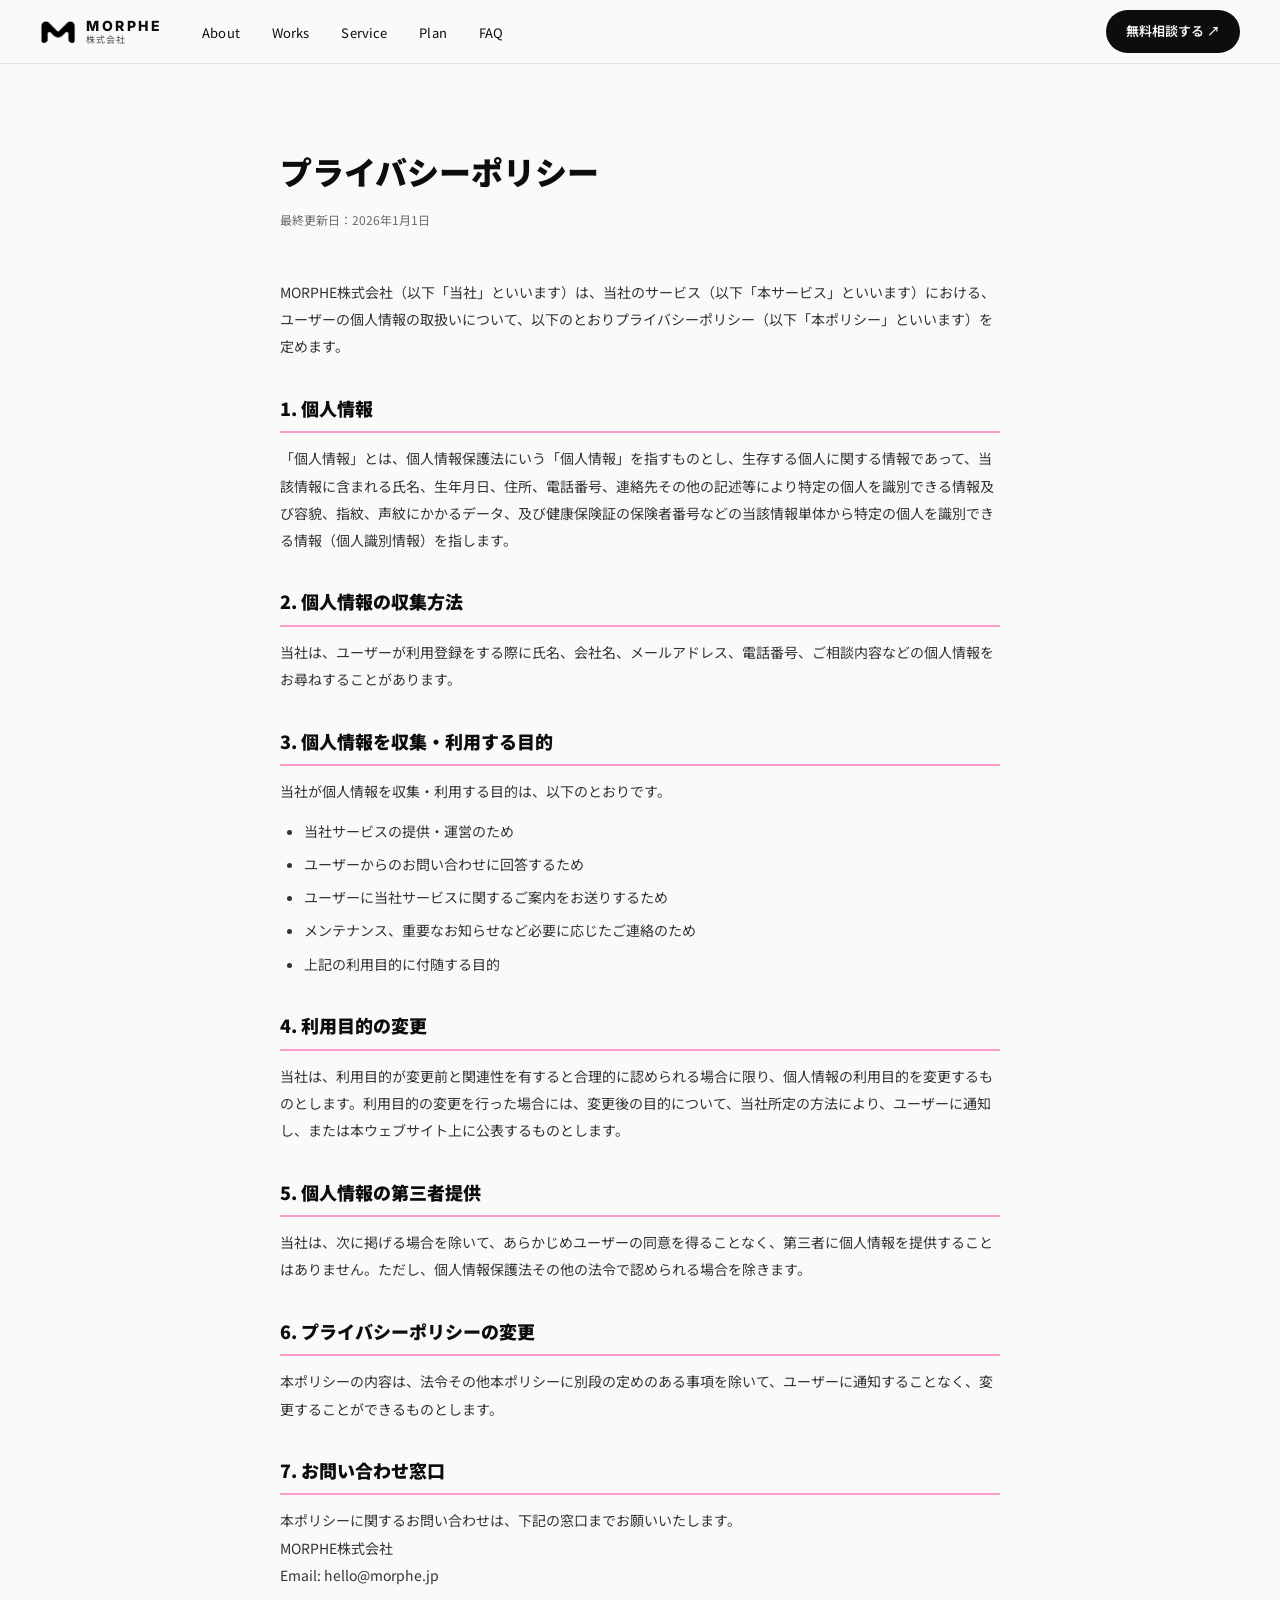
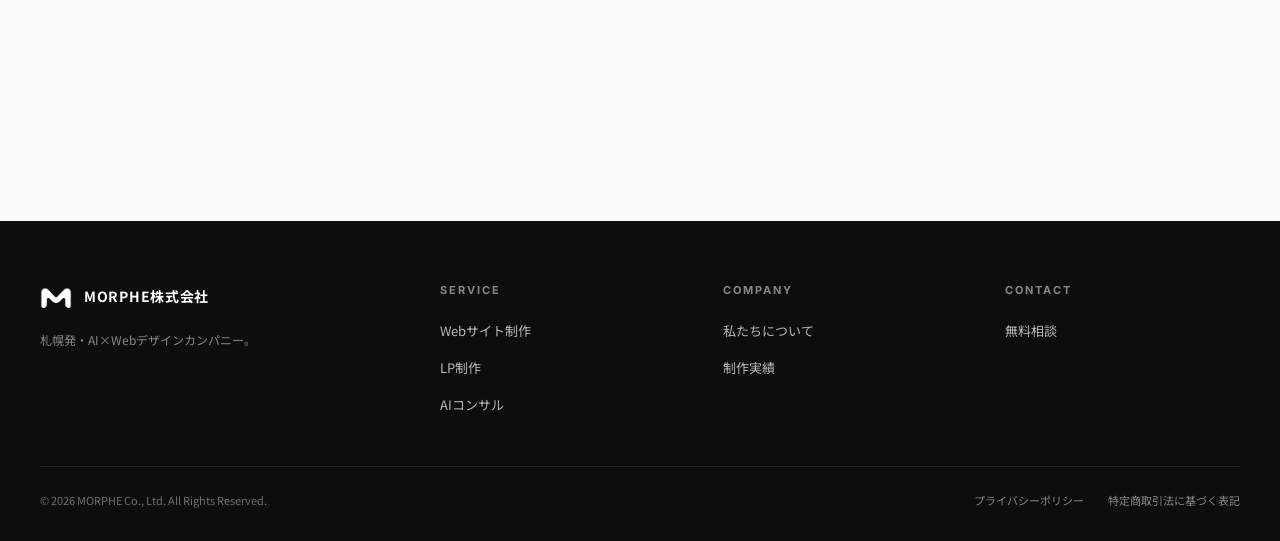
<file: privacy/index.html>
<!DOCTYPE html>
<html lang="ja">
<head>
  <meta charset="UTF-8">
  <meta name="viewport" content="width=device-width, initial-scale=1.0">
  <title>プライバシーポリシー | MORPHE株式会社</title>
  <meta name="description" content="MORPHE株式会社のプライバシーポリシー">
  <meta name="robots" content="noindex">

  <link rel="icon" type="image/png" href="/assets/morphe_m_only.png">
  <link rel="preconnect" href="https://fonts.googleapis.com">
  <link rel="preconnect" href="https://fonts.gstatic.com" crossorigin>
  <link href="https://fonts.googleapis.com/css2?family=Noto+Sans+JP:wght@400;500;700;900&family=Inter:wght@600;800&display=swap" rel="stylesheet">

  <link rel="stylesheet" href="/shared/global.css">

  <style>
    .legal-page {
      max-width: 800px;
      margin: 0 auto;
      padding: 80px 40px 120px;
    }
    .legal-title {
      font-size: 32px;
      font-weight: 900;
      margin-bottom: 12px;
    }
    .legal-meta {
      font-size: 12px;
      color: var(--gray);
      margin-bottom: 48px;
    }
    .legal-section { margin-bottom: 32px; }
    .legal-section h2 {
      font-size: 18px;
      font-weight: 900;
      margin-bottom: 12px;
      padding-bottom: 8px;
      border-bottom: 2px solid var(--pink-2);
    }
    .legal-section p,
    .legal-section li {
      font-size: 14px;
      line-height: 1.95;
      color: #333;
      margin-bottom: 12px;
    }
    .legal-section ul {
      padding-left: 24px;
    }
    .legal-section li { margin-bottom: 6px; }

    @media (max-width: 600px) {
      .legal-page { padding: 56px 20px 80px; }
      .legal-title { font-size: 24px; }
    }
  </style>
</head>
<body>

<nav class="global-nav">
  <a href="/" class="nav-logo">
    <div class="nav-logo-icon"><img src="/assets/morphe_m_only.png" alt="MORPHE"></div>
    <div class="nav-logo-text">
      <span class="logo-morphe">MORPHE</span>
      <span class="logo-kaisha">株式会社</span>
    </div>
  </a>
  <ul class="nav-links">
    <li><a href="/about">About</a></li>
    <li><a href="/works">Works</a></li>
    <li><a href="/#service">Service</a></li>
    <li><a href="/#pricing">Plan</a></li>
    <li><a href="/#faq">FAQ</a></li>
  </ul>
  <a href="/contact" class="nav-cta">無料相談する ↗</a>
</nav>

<div class="legal-page">
  <h1 class="legal-title">プライバシーポリシー</h1>
  <div class="legal-meta">最終更新日：2026年1月1日</div>

  <div class="legal-section">
    <p>MORPHE株式会社（以下「当社」といいます）は、当社のサービス（以下「本サービス」といいます）における、ユーザーの個人情報の取扱いについて、以下のとおりプライバシーポリシー（以下「本ポリシー」といいます）を定めます。</p>
  </div>

  <div class="legal-section">
    <h2>1. 個人情報</h2>
    <p>「個人情報」とは、個人情報保護法にいう「個人情報」を指すものとし、生存する個人に関する情報であって、当該情報に含まれる氏名、生年月日、住所、電話番号、連絡先その他の記述等により特定の個人を識別できる情報及び容貌、指紋、声紋にかかるデータ、及び健康保険証の保険者番号などの当該情報単体から特定の個人を識別できる情報（個人識別情報）を指します。</p>
  </div>

  <div class="legal-section">
    <h2>2. 個人情報の収集方法</h2>
    <p>当社は、ユーザーが利用登録をする際に氏名、会社名、メールアドレス、電話番号、ご相談内容などの個人情報をお尋ねすることがあります。</p>
  </div>

  <div class="legal-section">
    <h2>3. 個人情報を収集・利用する目的</h2>
    <p>当社が個人情報を収集・利用する目的は、以下のとおりです。</p>
    <ul>
      <li>当社サービスの提供・運営のため</li>
      <li>ユーザーからのお問い合わせに回答するため</li>
      <li>ユーザーに当社サービスに関するご案内をお送りするため</li>
      <li>メンテナンス、重要なお知らせなど必要に応じたご連絡のため</li>
      <li>上記の利用目的に付随する目的</li>
    </ul>
  </div>

  <div class="legal-section">
    <h2>4. 利用目的の変更</h2>
    <p>当社は、利用目的が変更前と関連性を有すると合理的に認められる場合に限り、個人情報の利用目的を変更するものとします。利用目的の変更を行った場合には、変更後の目的について、当社所定の方法により、ユーザーに通知し、または本ウェブサイト上に公表するものとします。</p>
  </div>

  <div class="legal-section">
    <h2>5. 個人情報の第三者提供</h2>
    <p>当社は、次に掲げる場合を除いて、あらかじめユーザーの同意を得ることなく、第三者に個人情報を提供することはありません。ただし、個人情報保護法その他の法令で認められる場合を除きます。</p>
  </div>

  <div class="legal-section">
    <h2>6. プライバシーポリシーの変更</h2>
    <p>本ポリシーの内容は、法令その他本ポリシーに別段の定めのある事項を除いて、ユーザーに通知することなく、変更することができるものとします。</p>
  </div>

  <div class="legal-section">
    <h2>7. お問い合わせ窓口</h2>
    <p>本ポリシーに関するお問い合わせは、下記の窓口までお願いいたします。<br>
    MORPHE株式会社<br>
    Email: hello@morphe.jp</p>
  </div>
</div>

<footer class="global-footer">
  <div class="footer-inner">
    <div class="footer-brand">
      <div class="footer-logo">
        <div class="footer-logo-icon"><img src="/assets/morphe_m_only.png" alt="MORPHE"></div>
        <span class="footer-company-text">MORPHE株式会社</span>
      </div>
      <p class="footer-tagline">札幌発・AI×Webデザインカンパニー。</p>
    </div>
    <div class="footer-col">
      <div class="footer-col-title">SERVICE</div>
      <ul>
        <li><a href="/lp/web-design">Webサイト制作</a></li>
        <li><a href="/lp/lp-design">LP制作</a></li>
        <li><a href="/lp/ai-consulting">AIコンサル</a></li>
      </ul>
    </div>
    <div class="footer-col">
      <div class="footer-col-title">COMPANY</div>
      <ul>
        <li><a href="/#about">私たちについて</a></li>
        <li><a href="/works">制作実績</a></li>
      </ul>
    </div>
    <div class="footer-col">
      <div class="footer-col-title">CONTACT</div>
      <ul>
        <li><a href="/contact">無料相談</a></li>
      </ul>
    </div>
  </div>
  <div class="footer-bottom">
    <span>© 2026 MORPHE Co., Ltd. All Rights Reserved.</span>
    <ul class="footer-legal-links">
      <li><a href="/privacy">プライバシーポリシー</a></li>
      <li><a href="/tokushoho">特定商取引法に基づく表記</a></li>
    </ul>
  </div>
</footer>

<script src="/shared/global.js"></script>
</body>
</html>
</file>
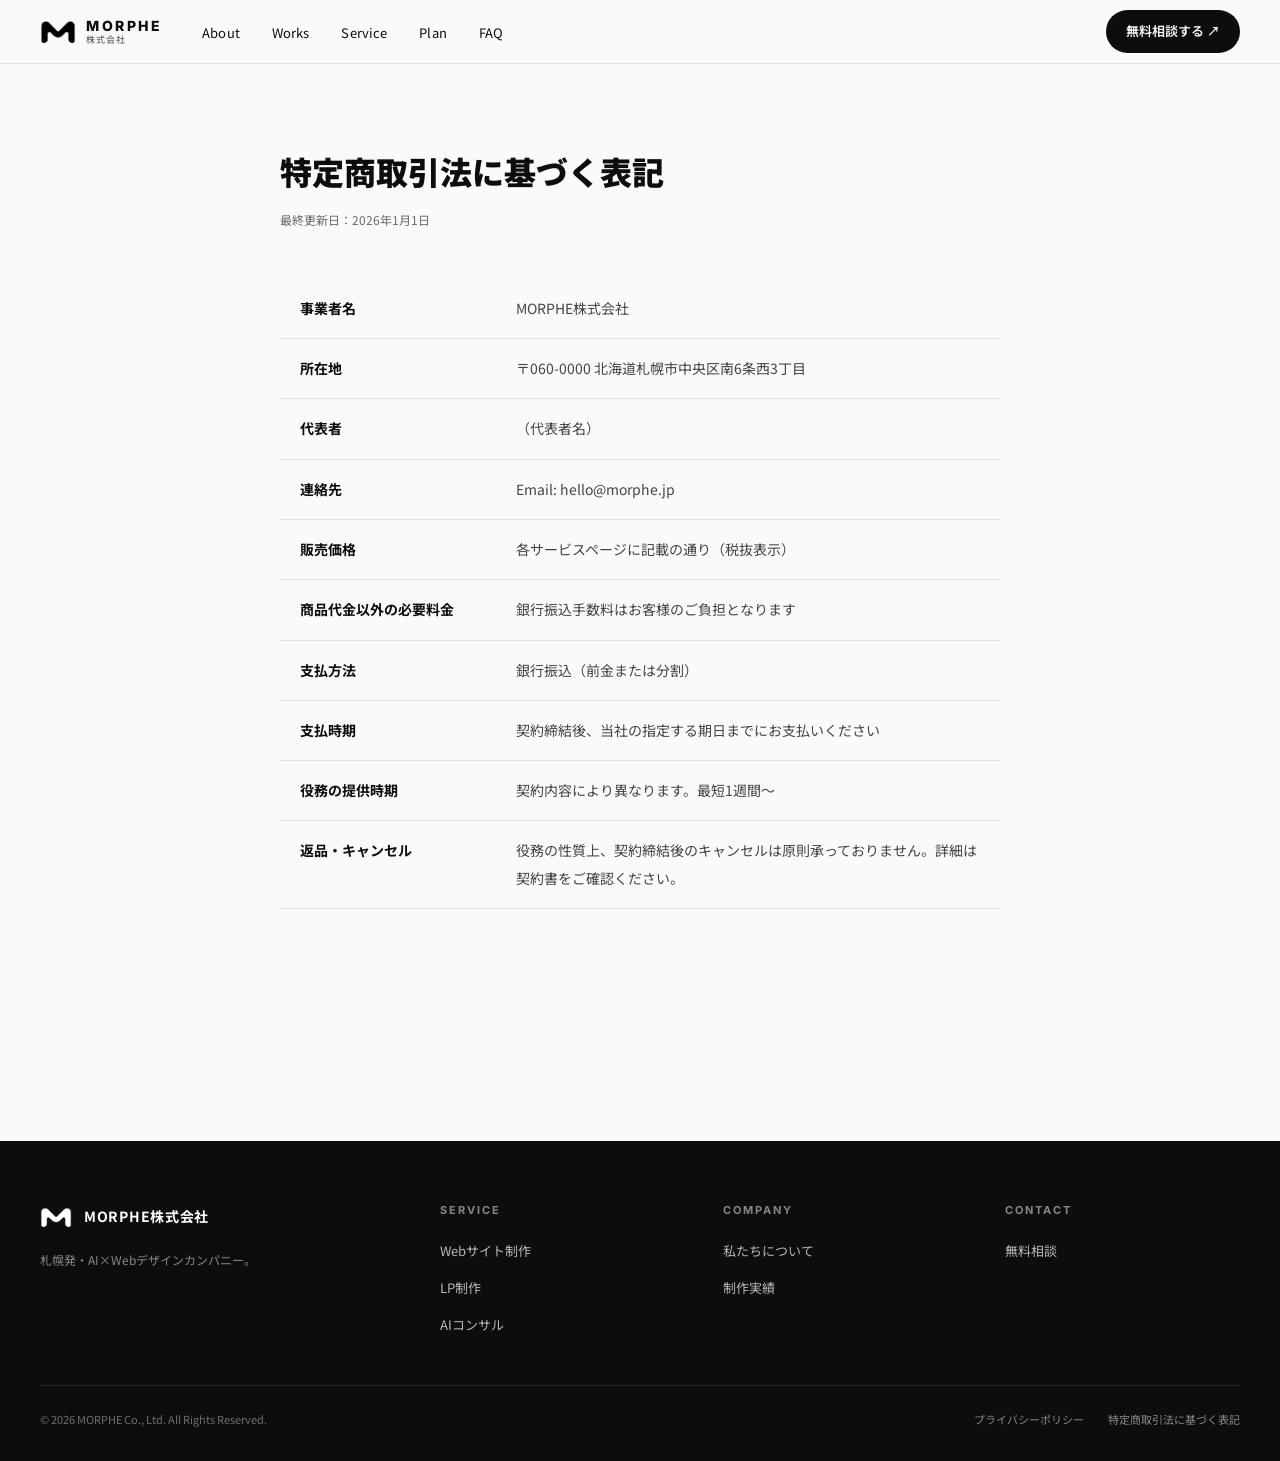
<file: tokushoho/index.html>
<!DOCTYPE html>
<html lang="ja">
<head>
  <meta charset="UTF-8">
  <meta name="viewport" content="width=device-width, initial-scale=1.0">
  <title>特定商取引法に基づく表記 | MORPHE株式会社</title>
  <meta name="description" content="MORPHE株式会社の特定商取引法に基づく表記">
  <meta name="robots" content="noindex">

  <link rel="icon" type="image/png" href="/assets/morphe_m_only.png">
  <link rel="preconnect" href="https://fonts.googleapis.com">
  <link rel="preconnect" href="https://fonts.gstatic.com" crossorigin>
  <link href="https://fonts.googleapis.com/css2?family=Noto+Sans+JP:wght@400;500;700;900&family=Inter:wght@600;800&display=swap" rel="stylesheet">

  <link rel="stylesheet" href="/shared/global.css">

  <style>
    .legal-page {
      max-width: 800px;
      margin: 0 auto;
      padding: 80px 40px 120px;
    }
    .legal-title {
      font-size: 32px;
      font-weight: 900;
      margin-bottom: 12px;
    }
    .legal-meta {
      font-size: 12px;
      color: var(--gray);
      margin-bottom: 48px;
    }
    .legal-table {
      width: 100%;
      border-collapse: collapse;
      margin-bottom: 32px;
    }
    .legal-table th,
    .legal-table td {
      padding: 16px 20px;
      text-align: left;
      border-bottom: 1px solid var(--border);
      font-size: 14px;
      line-height: 1.95;
      vertical-align: top;
    }
    .legal-table th {
      width: 30%;
      font-weight: 700;
      color: var(--black);
      background: #faf9fc;
    }
    .legal-table td { color: #444; }

    @media (max-width: 600px) {
      .legal-page { padding: 56px 20px 80px; }
      .legal-title { font-size: 24px; }
      .legal-table th, .legal-table td {
        display: block;
        width: 100%;
        padding: 12px 16px;
      }
      .legal-table th { background: #faf9fc; padding-top: 12px; }
      .legal-table td { padding-top: 4px; padding-bottom: 16px; }
    }
  </style>
</head>
<body>

<nav class="global-nav">
  <a href="/" class="nav-logo">
    <div class="nav-logo-icon"><img src="/assets/morphe_m_only.png" alt="MORPHE"></div>
    <div class="nav-logo-text">
      <span class="logo-morphe">MORPHE</span>
      <span class="logo-kaisha">株式会社</span>
    </div>
  </a>
  <ul class="nav-links">
    <li><a href="/about">About</a></li>
    <li><a href="/works">Works</a></li>
    <li><a href="/#service">Service</a></li>
    <li><a href="/#pricing">Plan</a></li>
    <li><a href="/#faq">FAQ</a></li>
  </ul>
  <a href="/contact" class="nav-cta">無料相談する ↗</a>
</nav>

<div class="legal-page">
  <h1 class="legal-title">特定商取引法に基づく表記</h1>
  <div class="legal-meta">最終更新日：2026年1月1日</div>

  <table class="legal-table">
    <tr>
      <th>事業者名</th>
      <td>MORPHE株式会社</td>
    </tr>
    <tr>
      <th>所在地</th>
      <td>〒060-0000 北海道札幌市中央区南6条西3丁目</td>
    </tr>
    <tr>
      <th>代表者</th>
      <td>（代表者名）</td>
    </tr>
    <tr>
      <th>連絡先</th>
      <td>Email: hello@morphe.jp</td>
    </tr>
    <tr>
      <th>販売価格</th>
      <td>各サービスページに記載の通り（税抜表示）</td>
    </tr>
    <tr>
      <th>商品代金以外の必要料金</th>
      <td>銀行振込手数料はお客様のご負担となります</td>
    </tr>
    <tr>
      <th>支払方法</th>
      <td>銀行振込（前金または分割）</td>
    </tr>
    <tr>
      <th>支払時期</th>
      <td>契約締結後、当社の指定する期日までにお支払いください</td>
    </tr>
    <tr>
      <th>役務の提供時期</th>
      <td>契約内容により異なります。最短1週間〜</td>
    </tr>
    <tr>
      <th>返品・キャンセル</th>
      <td>役務の性質上、契約締結後のキャンセルは原則承っておりません。詳細は契約書をご確認ください。</td>
    </tr>
  </table>
</div>

<footer class="global-footer">
  <div class="footer-inner">
    <div class="footer-brand">
      <div class="footer-logo">
        <div class="footer-logo-icon"><img src="/assets/morphe_m_only.png" alt="MORPHE"></div>
        <span class="footer-company-text">MORPHE株式会社</span>
      </div>
      <p class="footer-tagline">札幌発・AI×Webデザインカンパニー。</p>
    </div>
    <div class="footer-col">
      <div class="footer-col-title">SERVICE</div>
      <ul>
        <li><a href="/lp/web-design">Webサイト制作</a></li>
        <li><a href="/lp/lp-design">LP制作</a></li>
        <li><a href="/lp/ai-consulting">AIコンサル</a></li>
      </ul>
    </div>
    <div class="footer-col">
      <div class="footer-col-title">COMPANY</div>
      <ul>
        <li><a href="/#about">私たちについて</a></li>
        <li><a href="/works">制作実績</a></li>
      </ul>
    </div>
    <div class="footer-col">
      <div class="footer-col-title">CONTACT</div>
      <ul>
        <li><a href="/contact">無料相談</a></li>
      </ul>
    </div>
  </div>
  <div class="footer-bottom">
    <span>© 2026 MORPHE Co., Ltd. All Rights Reserved.</span>
    <ul class="footer-legal-links">
      <li><a href="/privacy">プライバシーポリシー</a></li>
      <li><a href="/tokushoho">特定商取引法に基づく表記</a></li>
    </ul>
  </div>
</footer>

<script src="/shared/global.js"></script>
</body>
</html>
</file>
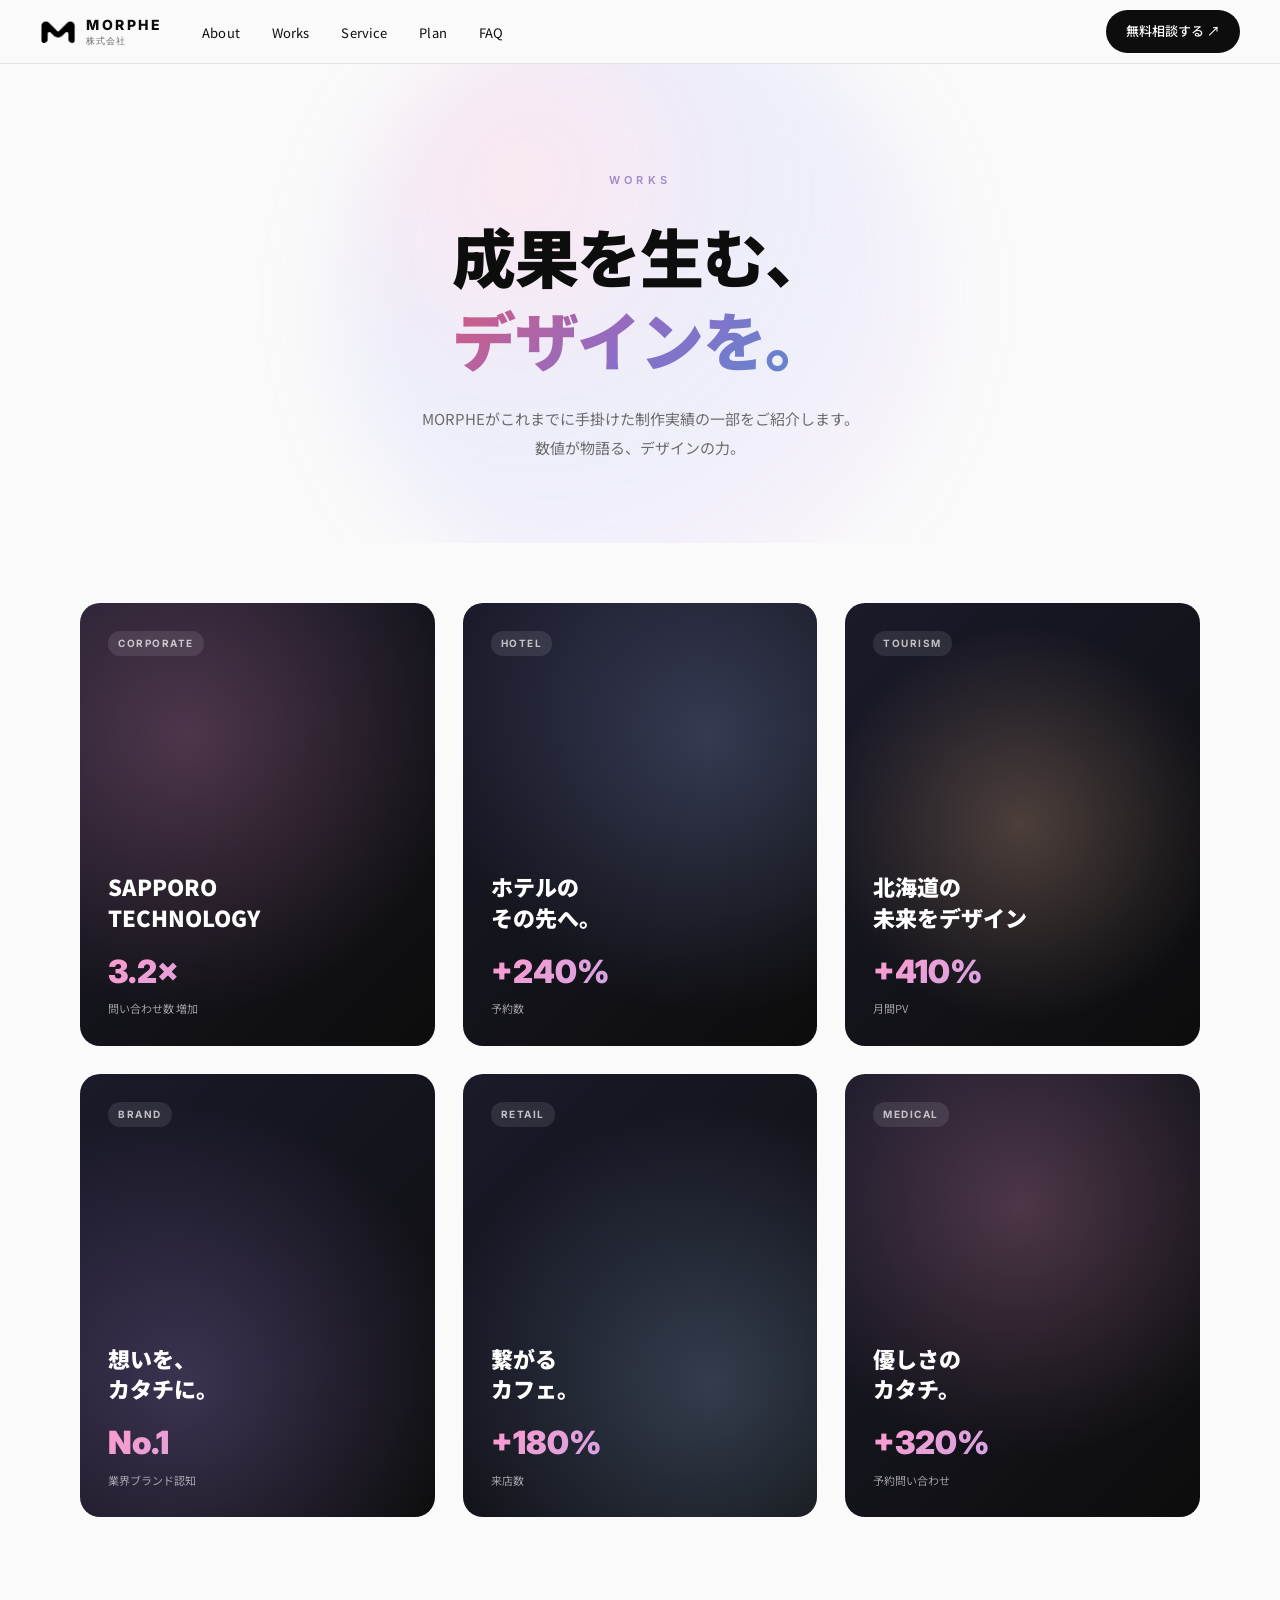
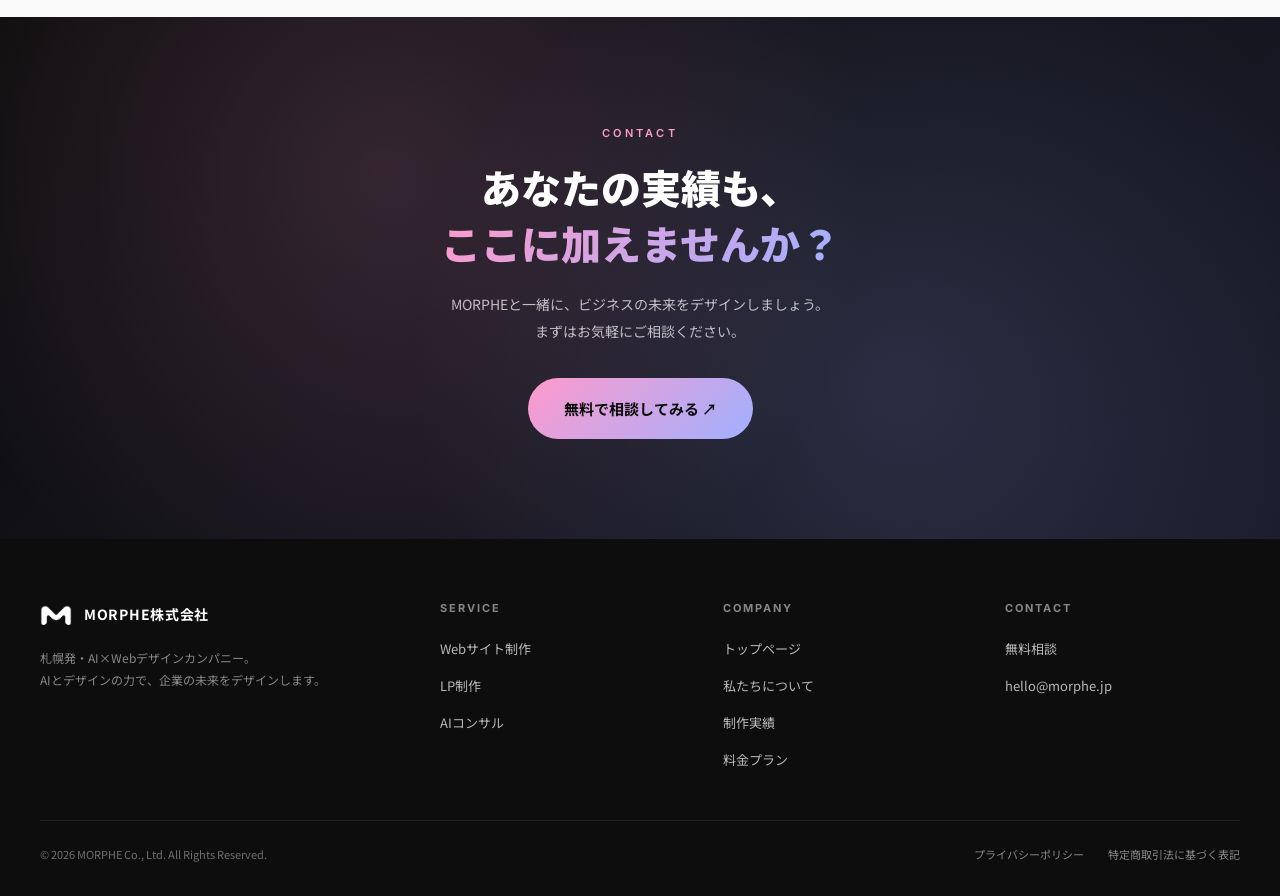
<file: works/index.html>
<!DOCTYPE html>
<html lang="ja">
<head>
  <meta charset="UTF-8">
  <meta name="viewport" content="width=device-width, initial-scale=1.0">
  <title>制作実績 | MORPHE株式会社</title>
  <meta name="description" content="MORPHE株式会社のWeb制作・LP制作の実績ギャラリー。札幌の中小企業様の成果事例を紹介。">

  <meta property="og:type" content="website">
  <meta property="og:title" content="制作実績 | MORPHE株式会社">
  <meta property="og:description" content="MORPHE株式会社のWeb制作・LP制作の実績ギャラリー。">
  <meta property="og:url" content="https://morphe-phi.vercel.app/works">

  <link rel="icon" type="image/png" href="/assets/morphe_m_only.png">
  <link rel="preconnect" href="https://fonts.googleapis.com">
  <link rel="preconnect" href="https://fonts.gstatic.com" crossorigin>
  <link href="https://fonts.googleapis.com/css2?family=Noto+Sans+JP:wght@300;400;500;700;900&family=Inter:wght@300;400;500;600;700;800;900&display=swap" rel="stylesheet">

  <style>
    :root {
      --black: #0d0d0d;
      --white: #fafafa;
      --gray: #6b6b6b;
      --light-gray: #f4f4f2;
      --border: #e4e4e2;
    }
    * { margin: 0; padding: 0; box-sizing: border-box; }
    html { scroll-behavior: smooth; }
    body {
      font-family: 'Noto Sans JP', sans-serif;
      background: var(--white); color: var(--black);
      line-height: 1.7; -webkit-font-smoothing: antialiased;
      overflow-x: hidden;
    }
    a { color: inherit; text-decoration: none; }
    img { max-width: 100%; display: block; }

    /* NAV（共通） */    /* ══ NAV（トップと統一）══ */
    nav {
      position: fixed;
      top: 0; left: 0; right: 0;
      z-index: 100;
      height: 64px;
      background: rgba(250,250,250,0.85);
      backdrop-filter: blur(14px); -webkit-backdrop-filter: blur(14px);
      border-bottom: 1px solid var(--border);
      display: flex; align-items: center;
      padding: 0 40px; gap: 40px;
    }
    .nav-logo {
      display: flex; align-items: center; gap: 10px;
      text-decoration: none; color: var(--black); flex-shrink: 0;
    }
    .nav-logo-icon {
      width: 36px; height: 36px;
      display: flex; align-items: center; justify-content: center;
      flex-shrink: 0;
    }
    .nav-logo-icon img { width: 100%; height: 100%; object-fit: contain; }
    .nav-logo-text {
      font-family: 'Inter', sans-serif; font-size: 12px;
      font-weight: 800; letter-spacing: 0.15em; line-height: 1.2;
      color: var(--black);
    }
    .logo-morphe {
      display: block; font-size: 14px; font-weight: 800;
      letter-spacing: 0.18em; color: var(--black);
    }
    .logo-kaisha {
      display: block; font-size: 9px; font-weight: 500;
      color: var(--gray); letter-spacing: 0.1em; margin-top: 2px;
    }
    .nav-links {
      display: flex; align-items: center; gap: 32px;
      flex: 1; list-style: none;
      margin: 0; padding: 0;
    }
    .nav-links a {
      font-size: 13px; font-weight: 400; color: var(--black);
      text-decoration: none; letter-spacing: 0.01em;
      transition: opacity 0.2s;
    }
    .nav-links a:hover { opacity: 0.5; }
    .nav-cta {
      display: flex; align-items: center; gap: 6px;
      background: var(--black); color: var(--white);
      border: none; border-radius: 50px;
      padding: 10px 20px;
      font-size: 13px; font-weight: 500;
      cursor: pointer; transition: transform 0.2s, box-shadow 0.2s;
      text-decoration: none; flex-shrink: 0;
    }
    .nav-cta:hover {
      transform: translateY(-1px);
      box-shadow: 0 8px 20px rgba(0,0,0,0.15);
    }

    /* navが固定なのでbody先頭にpadding */
    body { padding-top: 64px; }

    /* HERO */
    .works-hero {
      position: relative; padding: 100px 40px 80px;
      text-align: center; overflow: hidden;
    }
    .works-hero-bg {
      position: absolute; top: 50%; left: 50%;
      transform: translate(-50%, -50%);
      width: 70vmin; height: 70vmin; max-width: 600px;
      background: radial-gradient(circle at 30% 30%,
        rgba(255,154,204,0.2) 0%, rgba(160,176,255,0.15) 40%,
        rgba(201,160,255,0.1) 70%, transparent 90%);
      border-radius: 50%; filter: blur(40px);
      animation: blobFloat 12s ease-in-out infinite; z-index: 0;
    }
    @keyframes blobFloat {
      0%, 100% { transform: translate(-50%, -50%) scale(1); }
      50%      { transform: translate(-50%, -55%) scale(1.05); }
    }
    .works-hero-inner { position: relative; z-index: 2; max-width: 720px; margin: 0 auto; }
    .works-hero-tag {
      display: inline-block;
      font-family: 'Inter', sans-serif; font-size: 11px; font-weight: 600;
      letter-spacing: 0.4em; color: #a08ac8; margin-bottom: 24px;
      opacity: 0; animation: fadeInDown 0.8s 0.1s ease-out forwards;
    }
    .works-hero-title {
      font-size: clamp(36px, 6vw, 64px); font-weight: 900;
      line-height: 1.3; letter-spacing: -0.02em;
      margin-bottom: 24px; opacity: 0;
      animation: fadeInDown 0.9s 0.4s ease-out forwards;
    }
    .works-hero-title .accent {
      background: linear-gradient(135deg, #d85a80 0%, #8b6ec8 50%, #5a8ad0 100%);
      -webkit-background-clip: text; background-clip: text; color: transparent;
    }
    .works-hero-lead {
      font-size: 15px; color: var(--gray); line-height: 1.95;
      opacity: 0; animation: fadeInDown 0.9s 0.7s ease-out forwards;
    }
    @keyframes fadeInDown {
      from { opacity: 0; transform: translateY(-16px); }
      to   { opacity: 1; transform: translateY(0); }
    }

    /* WORKS GRID */
    .works-grid-section { max-width: 1200px; margin: 0 auto; padding: 60px 40px 100px; }
    .works-grid {
      display: grid; grid-template-columns: repeat(3, 1fr); gap: 28px;
    }
    .work-card {
      background: linear-gradient(135deg, #1a1a2a 0%, #0d0d0d 100%);
      border-radius: 20px; overflow: hidden;
      aspect-ratio: 4 / 5; position: relative;
      transition: transform 0.4s cubic-bezier(0.4,0,0.2,1), box-shadow 0.4s;
      cursor: pointer;
    }
    .work-card:hover {
      transform: translateY(-8px);
      box-shadow: 0 30px 60px rgba(0,0,0,0.2);
    }
    .work-card-bg { position: absolute; inset: 0; opacity: 0.6; pointer-events: none; }
    .work-card:nth-child(1) .work-card-bg { background: radial-gradient(circle at 30% 30%, rgba(255,154,204,0.4), transparent 70%); }
    .work-card:nth-child(2) .work-card-bg { background: radial-gradient(circle at 70% 30%, rgba(160,180,255,0.4), transparent 70%); }
    .work-card:nth-child(3) .work-card-bg { background: radial-gradient(circle at 50% 50%, rgba(255,200,160,0.4), transparent 70%); }
    .work-card:nth-child(4) .work-card-bg { background: radial-gradient(circle at 30% 70%, rgba(190,150,255,0.4), transparent 70%); }
    .work-card:nth-child(5) .work-card-bg { background: radial-gradient(circle at 70% 70%, rgba(160,200,255,0.4), transparent 70%); }
    .work-card:nth-child(6) .work-card-bg { background: radial-gradient(circle at 50% 30%, rgba(255,160,200,0.4), transparent 70%); }
    .work-card-content {
      position: relative; z-index: 2; padding: 28px;
      height: 100%; display: flex; flex-direction: column;
      justify-content: space-between; color: white;
    }
    .work-card-tag {
      display: inline-block;
      font-family: 'Inter', sans-serif; font-size: 10px; font-weight: 700;
      letter-spacing: 0.15em; color: rgba(255,255,255,0.7);
      padding: 4px 10px; background: rgba(255,255,255,0.1);
      border-radius: 12px; align-self: flex-start;
      backdrop-filter: blur(10px); -webkit-backdrop-filter: blur(10px);
    }
    .work-card-title {
      font-size: 22px; font-weight: 900; line-height: 1.4; margin-bottom: 8px;
    }
    .work-card-stat {
      font-family: 'Inter', sans-serif; font-size: 32px; font-weight: 900;
      background: linear-gradient(135deg, #ff9acc, #a0b0ff);
      -webkit-background-clip: text; background-clip: text; color: transparent;
      margin-top: 12px;
    }
    .work-card-stat-label {
      font-size: 11px; color: rgba(255,255,255,0.6);
    }

    /* CTA */
    .works-cta-section {
      position: relative;
      background: linear-gradient(135deg, #0d0d0d 0%, #1a1a2a 100%);
      color: white; padding: 100px 40px;
      overflow: hidden; text-align: center;
    }
    .works-cta-section::before {
      content: ''; position: absolute; inset: 0;
      background: radial-gradient(circle at 30% 30%, rgba(255,154,204,0.15), transparent 50%),
                  radial-gradient(circle at 70% 70%, rgba(160,180,255,0.15), transparent 50%);
      pointer-events: none;
    }
    .works-cta-inner { position: relative; z-index: 2; max-width: 720px; margin: 0 auto; }
    .works-cta-tag {
      display: inline-block;
      font-family: 'Inter', sans-serif; font-size: 11px; font-weight: 600;
      letter-spacing: 0.3em; color: #ff9acc; margin-bottom: 16px;
    }
    .works-cta-title {
      font-size: clamp(28px, 4vw, 40px); font-weight: 900;
      line-height: 1.4; margin-bottom: 20px;
    }
    .works-cta-title .accent {
      background: linear-gradient(135deg, #ff9acc 0%, #a0b0ff 100%);
      -webkit-background-clip: text; background-clip: text; color: transparent;
    }
    .works-cta-body {
      font-size: 14px; color: rgba(255,255,255,0.7);
      line-height: 1.95; margin-bottom: 32px;
    }
    .works-cta-btn {
      display: inline-flex; align-items: center; gap: 8px;
      background: linear-gradient(135deg, #ff9acc, #a0b0ff);
      color: var(--black); padding: 18px 36px; border-radius: 50px;
      font-size: 15px; font-weight: 700;
      transition: transform 0.3s, box-shadow 0.3s;
    }
    .works-cta-btn:hover {
      transform: translateY(-3px);
      box-shadow: 0 16px 40px rgba(255,154,204,0.3);
    }

    /* FOOTER */
    footer {
      background: var(--black); color: rgba(255,255,255,0.7);
      padding: 60px 40px 32px;
    }
    .footer-inner {
      max-width: 1200px; margin: 0 auto;
      display: grid; grid-template-columns: 1.5fr 1fr 1fr 1fr;
      gap: 48px; margin-bottom: 48px;
    }
    .footer-brand-block { display: flex; flex-direction: column; gap: 16px; }
    .footer-logo { display: flex; align-items: center; gap: 12px; }
    .footer-logo-icon { width: 32px; height: 32px; flex-shrink: 0; }
    .footer-logo-icon img { width: 100%; height: 100%; object-fit: contain; filter: invert(1) brightness(2); }
    .footer-company-text { font-size: 14px; font-weight: 700; color: white; letter-spacing: 0.05em; }
    .footer-tagline { font-size: 12px; color: rgba(255,255,255,0.5); line-height: 1.8; }
    .footer-col-title {
      font-family: 'Inter', sans-serif; font-size: 11px; font-weight: 700;
      letter-spacing: 0.18em; color: rgba(255,255,255,0.5); margin-bottom: 16px;
    }
    .footer-col ul { list-style: none; display: flex; flex-direction: column; gap: 10px; }
    .footer-col a { font-size: 13px; color: rgba(255,255,255,0.7); transition: color 0.2s; }
    .footer-col a:hover { color: white; }
    .footer-bottom {
      max-width: 1200px; margin: 0 auto;
      padding-top: 24px; border-top: 1px solid rgba(255,255,255,0.1);
      display: flex; justify-content: space-between; align-items: center;
      font-size: 11px; color: rgba(255,255,255,0.4);
    }
    .footer-legal-links { display: flex; gap: 24px; list-style: none; }
    .footer-legal-links a { color: rgba(255,255,255,0.5); }
    .footer-legal-links a:hover { color: white; }

    /* 進化モーフ + フローティングCTA */
    #morph-evolution {
      position: fixed; bottom: 24px; right: 24px; z-index: 95;
      width: 88px; height: 88px; cursor: pointer;
      opacity: 0; transform: translateY(20px) scale(0.8);
      transition: opacity 0.5s cubic-bezier(0.4,0,0.2,1), transform 0.5s cubic-bezier(0.4,0,0.2,1);
    }
    #morph-evolution.visible { opacity: 1; transform: translateY(0) scale(1); }
    .morph-evo-ring {
      position: absolute; inset: -8px; border-radius: 50%;
      border: 2px solid transparent;
      border-top-color: rgba(216, 90, 128, 0.5);
      border-right-color: rgba(160, 130, 255, 0.4);
      animation: ringSpin 4s linear infinite; pointer-events: none;
    }
    @keyframes ringSpin { from { transform: rotate(0deg); } to { transform: rotate(360deg); } }
    .morph-evo-bubble {
      position: absolute; bottom: 100%; right: 0; margin-bottom: 12px;
      background: rgba(13,13,13,0.95); color: white;
      padding: 8px 14px; border-radius: 14px 14px 4px 14px;
      font-size: 11px; font-weight: 600; white-space: nowrap;
      opacity: 0; transform: translateY(8px);
      transition: opacity 0.3s, transform 0.3s; pointer-events: none;
      box-shadow: 0 8px 24px rgba(0,0,0,0.2);
    }
    #morph-evolution.show-bubble .morph-evo-bubble { opacity: 1; transform: translateY(0); }
    .morph-evo-img { width: 100%; height: 100%; position: relative; }
    .morph-evo-img img {
      width: 100%; height: 100%; object-fit: contain;
      filter: drop-shadow(0 8px 16px rgba(180,150,220,0.4));
      transition: opacity 0.5s ease, transform 0.5s cubic-bezier(0.4,0,0.2,1);
      animation: morphFloatTiny 3s ease-in-out infinite;
    }
    @keyframes morphFloatTiny {
      0%, 100% { transform: translateY(0); }
      50%      { transform: translateY(-4px); }
    }
    .morph-evo-stage-label {
      position: absolute; top: -22px; left: 50%; transform: translateX(-50%);
      font-family: 'Inter', sans-serif; font-size: 9px; font-weight: 700;
      letter-spacing: 0.15em; color: rgba(216, 90, 128, 0.8);
      background: rgba(255,255,255,0.95); padding: 3px 8px; border-radius: 8px;
      white-space: nowrap; box-shadow: 0 4px 12px rgba(0,0,0,0.08);
      opacity: 0; transition: opacity 0.4s; pointer-events: none;
    }
    #morph-evolution.show-bubble .morph-evo-stage-label { opacity: 1; }

    .floating-cta {
      position: fixed; bottom: 24px; left: 24px; z-index: 90;
      display: inline-flex; align-items: center; gap: 8px;
      background: linear-gradient(135deg, var(--black) 0%, #1a1a2a 100%);
      color: white; padding: 14px 22px; border-radius: 50px;
      font-size: 13px; font-weight: 600;
      box-shadow: 0 12px 32px rgba(0,0,0,0.25);
      transition: transform 0.3s, box-shadow 0.3s, opacity 0.5s;
      opacity: 0; transform: translateY(20px); pointer-events: none;
    }
    .floating-cta.visible { opacity: 1; transform: translateY(0); pointer-events: auto; }
    .floating-cta:hover { transform: translateY(-2px); box-shadow: 0 16px 40px rgba(0,0,0,0.35); }
    .floating-cta-pulse { width: 8px; height: 8px; border-radius: 50%; background: #ff9acc; position: relative; }
    .floating-cta-pulse::before {
      content: ''; position: absolute; inset: -4px; border-radius: 50%;
      background: #ff9acc; opacity: 0.4;
      animation: pulseDot 1.8s ease-in-out infinite;
    }
    @keyframes pulseDot {
      0%, 100% { transform: scale(1); opacity: 0.4; }
      50%      { transform: scale(1.6); opacity: 0; }
    }

    #scroll-progress {
      position: fixed; top: 0; left: 0; width: 0; height: 3px;
      background: linear-gradient(90deg, #d85a80, #a08ac8, #a0b0ff);
      z-index: 200; transition: width 0.05s linear;
    }

    /* レスポンシブ */
    @media (max-width: 900px) {
      nav { padding: 0 20px; gap: 16px; height: 60px; }
      .nav-links { display: none; }
      .works-hero { padding: 64px 24px 48px; }
      .works-grid-section { padding: 40px 24px 64px; }
      .works-grid { grid-template-columns: 1fr 1fr; gap: 16px; }
      .works-cta-section { padding: 72px 24px; }
      footer { padding: 48px 24px 24px; }
      .footer-inner { grid-template-columns: 1fr 1fr; gap: 32px 24px; }
      .footer-bottom { flex-direction: column; gap: 16px; text-align: center; }
      #morph-evolution { width: 64px; height: 64px; bottom: 16px; right: 16px; }
      .floating-cta { bottom: 16px; left: 16px; padding: 10px 16px; font-size: 12px; }
    }
    @media (max-width: 600px) {
      .works-grid { grid-template-columns: 1fr; }
      .footer-inner { grid-template-columns: 1fr; }
    }
  </style>
</head>
<body>

<div id="scroll-progress"></div>

<nav>
  <a href="/" class="nav-logo">
    <div class="nav-logo-icon"><img src="/assets/morphe_m_only.png" alt="MORPHE"></div>
    <div class="nav-logo-text">
      <span class="logo-morphe">MORPHE</span>
      <span class="logo-kaisha">株式会社</span>
    </div>
  </a>
  <ul class="nav-links">
    <li><a href="/about">About</a></li>
    <li><a href="/works">Works</a></li>
    <li><a href="/#service">Service</a></li>
    <li><a href="/#pricing">Plan</a></li>
    <li><a href="/#faq">FAQ</a></li>
  </ul>
  <a href="/contact" class="nav-cta">無料相談する ↗</a>
</nav>

<section class="works-hero">
  <div class="works-hero-bg"></div>
  <div class="works-hero-inner">
    <div class="works-hero-tag">WORKS</div>
    <h1 class="works-hero-title">
      成果を生む、<br>
      <span class="accent">デザインを。</span>
    </h1>
    <p class="works-hero-lead">
      MORPHEがこれまでに手掛けた制作実績の一部をご紹介します。<br>
      数値が物語る、デザインの力。
    </p>
  </div>
</section>

<section class="works-grid-section">
  <div class="works-grid">
    <div class="work-card">
      <div class="work-card-bg"></div>
      <div class="work-card-content">
        <span class="work-card-tag">CORPORATE</span>
        <div>
          <h3 class="work-card-title">SAPPORO<br>TECHNOLOGY</h3>
          <div class="work-card-stat">3.2×</div>
          <div class="work-card-stat-label">問い合わせ数 増加</div>
        </div>
      </div>
    </div>

    <div class="work-card">
      <div class="work-card-bg"></div>
      <div class="work-card-content">
        <span class="work-card-tag">HOTEL</span>
        <div>
          <h3 class="work-card-title">ホテルの<br>その先へ。</h3>
          <div class="work-card-stat">+240%</div>
          <div class="work-card-stat-label">予約数</div>
        </div>
      </div>
    </div>

    <div class="work-card">
      <div class="work-card-bg"></div>
      <div class="work-card-content">
        <span class="work-card-tag">TOURISM</span>
        <div>
          <h3 class="work-card-title">北海道の<br>未来をデザイン</h3>
          <div class="work-card-stat">+410%</div>
          <div class="work-card-stat-label">月間PV</div>
        </div>
      </div>
    </div>

    <div class="work-card">
      <div class="work-card-bg"></div>
      <div class="work-card-content">
        <span class="work-card-tag">BRAND</span>
        <div>
          <h3 class="work-card-title">想いを、<br>カタチに。</h3>
          <div class="work-card-stat">No.1</div>
          <div class="work-card-stat-label">業界ブランド認知</div>
        </div>
      </div>
    </div>

    <div class="work-card">
      <div class="work-card-bg"></div>
      <div class="work-card-content">
        <span class="work-card-tag">RETAIL</span>
        <div>
          <h3 class="work-card-title">繋がる<br>カフェ。</h3>
          <div class="work-card-stat">+180%</div>
          <div class="work-card-stat-label">来店数</div>
        </div>
      </div>
    </div>

    <div class="work-card">
      <div class="work-card-bg"></div>
      <div class="work-card-content">
        <span class="work-card-tag">MEDICAL</span>
        <div>
          <h3 class="work-card-title">優しさの<br>カタチ。</h3>
          <div class="work-card-stat">+320%</div>
          <div class="work-card-stat-label">予約問い合わせ</div>
        </div>
      </div>
    </div>
  </div>
</section>

<section class="works-cta-section">
  <div class="works-cta-inner">
    <span class="works-cta-tag">CONTACT</span>
    <h2 class="works-cta-title">
      あなたの実績も、<br>
      <span class="accent">ここに加えませんか？</span>
    </h2>
    <p class="works-cta-body">
      MORPHEと一緒に、ビジネスの未来をデザインしましょう。<br>
      まずはお気軽にご相談ください。
    </p>
    <a href="/contact" class="works-cta-btn">無料で相談してみる ↗</a>
  </div>
</section>

<footer>
  <div class="footer-inner">
    <div class="footer-brand-block">
      <div class="footer-logo">
        <div class="footer-logo-icon"><img src="/assets/morphe_m_only.png" alt="MORPHE"></div>
        <span class="footer-company-text">MORPHE株式会社</span>
      </div>
      <p class="footer-tagline">
        札幌発・AI×Webデザインカンパニー。<br>
        AIとデザインの力で、企業の未来をデザインします。
      </p>
    </div>
    <div class="footer-col">
      <div class="footer-col-title">SERVICE</div>
      <ul>
        <li><a href="/#service">Webサイト制作</a></li>
        <li><a href="/#service">LP制作</a></li>
        <li><a href="/#service">AIコンサル</a></li>
      </ul>
    </div>
    <div class="footer-col">
      <div class="footer-col-title">COMPANY</div>
      <ul>
        <li><a href="/">トップページ</a></li>
        <li><a href="/about">私たちについて</a></li>
        <li><a href="/works">制作実績</a></li>
        <li><a href="/#pricing">料金プラン</a></li>
      </ul>
    </div>
    <div class="footer-col">
      <div class="footer-col-title">CONTACT</div>
      <ul>
        <li><a href="/contact">無料相談</a></li>
        <li><a href="mailto:hello@morphe.jp">hello@morphe.jp</a></li>
      </ul>
    </div>
  </div>
  <div class="footer-bottom">
    <span>© 2026 MORPHE Co., Ltd. All Rights Reserved.</span>
    <ul class="footer-legal-links">
      <li><a href="/privacy">プライバシーポリシー</a></li>
      <li><a href="/tokushoho">特定商取引法に基づく表記</a></li>
    </ul>
  </div>
</footer>

<a href="/contact" class="floating-cta">
  <span class="floating-cta-pulse"></span>
  <span>無料相談する</span>
</a>

<div id="morph-evolution" title="スクロールで進化するモーフ">
  <div class="morph-evo-ring"></div>
  <div class="morph-evo-stage-label" id="morphStageLabel">STAGE 0</div>
  <div class="morph-evo-bubble" id="morphBubble">こんにちは！</div>
  <div class="morph-evo-img">
    <img id="morphEvoImg" src="/assets/morph_egg.png" alt="進化するモーフ">
  </div>
</div>

<script>
(function() {
  'use strict';
  const bar = document.getElementById('scroll-progress');
  const morphEvo = document.getElementById('morph-evolution');
  const morphEvoImg = document.getElementById('morphEvoImg');
  const morphStageLabel = document.getElementById('morphStageLabel');
  const morphBubble = document.getElementById('morphBubble');
  const floatingCTA = document.querySelector('.floating-cta');
  if (!morphEvo) return;

  const morphStages = [
    { threshold: 0.00, src: '/assets/morph_egg.png',       label: 'STAGE 0', bubble: 'まだ眠っています…' },
    { threshold: 0.04, src: '/assets/morph_hatching.png',  label: 'STAGE 1', bubble: '生まれます！' },
    { threshold: 0.10, src: '/assets/morph_idle.png',      label: 'STAGE 2', bubble: 'こんにちは！' },
    { threshold: 0.25, src: '/assets/morph_worried.png',   label: 'STAGE 3', bubble: 'わかります…' },
    { threshold: 0.40, src: '/assets/morph_tools.png',     label: 'STAGE 4', bubble: '解決しよう！' },
    { threshold: 0.55, src: '/assets/morph_design.png',    label: 'STAGE 5', bubble: '創造の時間！' },
    { threshold: 0.70, src: '/assets/morph_thinking.png',  label: 'STAGE 6', bubble: '一緒に考えよう' },
    { threshold: 0.82, src: '/assets/morph_happy.png',     label: 'STAGE 7', bubble: '嬉しい！' },
    { threshold: 0.92, src: '/assets/morph_ascended.png',  label: 'STAGE 8', bubble: '完全進化！' },
    { threshold: 0.97, src: '/assets/morph_welcome.png',   label: 'STAGE 9', bubble: 'ようこそ！' }
  ];

  let currentStageIndex = -1;  /* -1で初期化することで初回必ず描画 */
  let bubbleTimeoutId = null;
  let morphStartScrollY = null;
  let isMorphVisible = false;

  function updateMorphStage(progress) {
    let newStageIndex = 0;
    for (let i = morphStages.length - 1; i >= 0; i--) {
      if (progress >= morphStages[i].threshold) { newStageIndex = i; break; }
    }
    if (newStageIndex !== currentStageIndex) {
      currentStageIndex = newStageIndex;
      const stage = morphStages[newStageIndex];
      morphEvoImg.style.opacity = '0';
      morphEvoImg.style.transform = 'scale(0.7)';
      setTimeout(() => {
        morphEvoImg.src = stage.src;
        morphEvoImg.style.opacity = '1';
        morphEvoImg.style.transform = 'scale(1)';
      }, 250);
      morphStageLabel.textContent = stage.label;
      morphBubble.textContent = stage.bubble;
      morphEvo.classList.add('show-bubble');
      clearTimeout(bubbleTimeoutId);
      bubbleTimeoutId = setTimeout(() => morphEvo.classList.remove('show-bubble'), 2200);
    }
  }

  let ticking = false;
  function handleScroll() {
    if (ticking) return;
    requestAnimationFrame(() => {
      const scrollY = window.scrollY;
      const totalHeight = document.body.scrollHeight - window.innerHeight;
      if (bar) bar.style.width = ((scrollY / Math.max(totalHeight, 1)) * 100) + '%';

      const shouldShow = scrollY > 200;

      if (shouldShow && !isMorphVisible) {
        morphStartScrollY = scrollY;
        isMorphVisible = true;
        morphEvo.classList.add('visible');
        if (floatingCTA) floatingCTA.classList.add('visible');
        currentStageIndex = -1;
        updateMorphStage(0);
      } else if (!shouldShow && isMorphVisible) {
        isMorphVisible = false;
        morphEvo.classList.remove('visible');
        if (floatingCTA) floatingCTA.classList.remove('visible');
      } else if (isMorphVisible && morphStartScrollY !== null) {
        const remainingScroll = totalHeight - morphStartScrollY;
        const scrolledFromStart = scrollY - morphStartScrollY;
        const progress = remainingScroll > 0
          ? Math.max(0, Math.min(1, scrolledFromStart / remainingScroll))
          : 0;
        updateMorphStage(progress);
      }

      ticking = false;
    });
    ticking = true;
  }

  window.addEventListener('scroll', handleScroll, { passive: true });
  handleScroll();

  morphEvo.addEventListener('click', () => {
    morphEvo.classList.add('show-bubble');
    clearTimeout(bubbleTimeoutId);
    bubbleTimeoutId = setTimeout(() => morphEvo.classList.remove('show-bubble'), 2200);
  });
})();
</script>

</body>
</html>
</file>
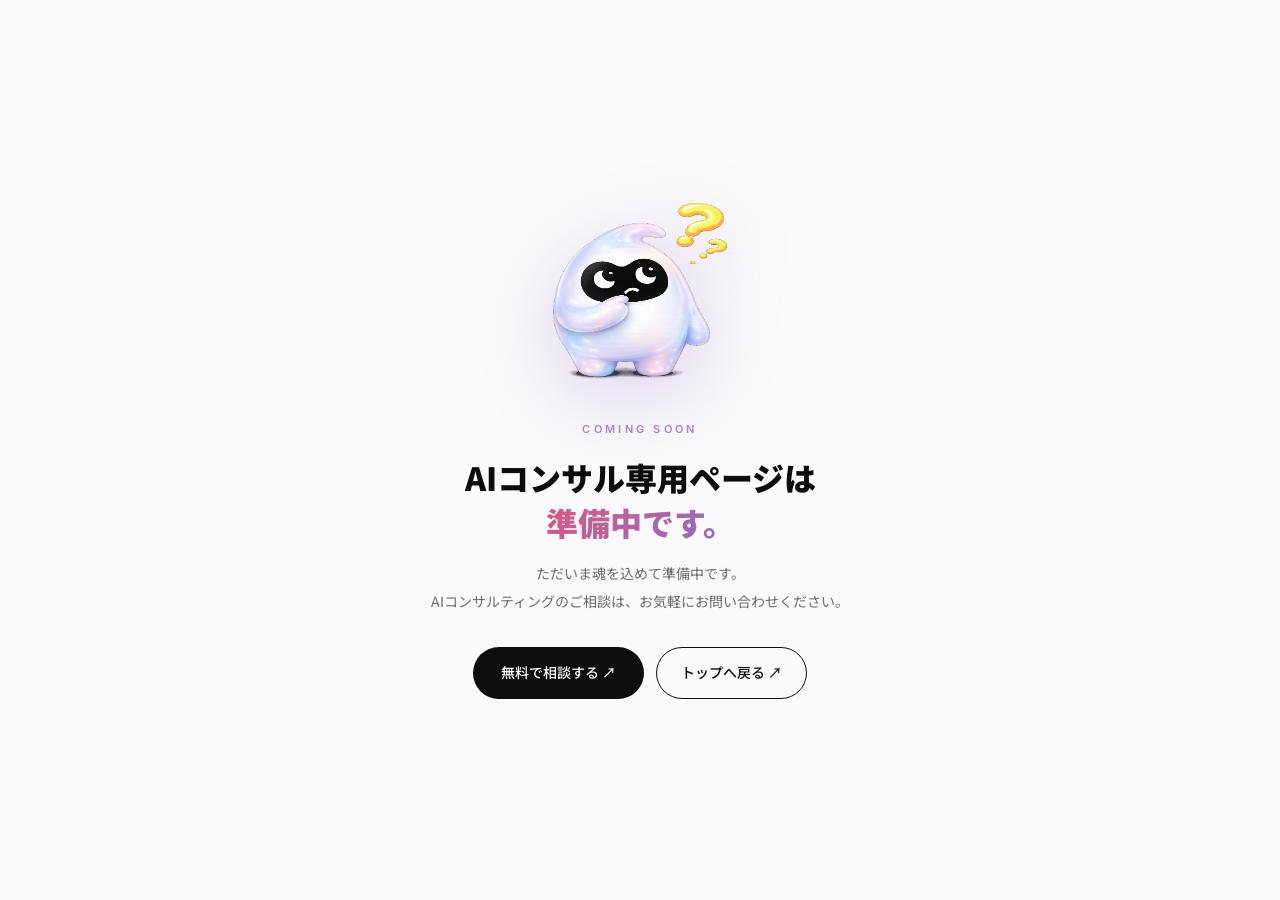
<file: lp/ai-consulting/index.html>
<!DOCTYPE html>
<html lang="ja">
<head>
  <meta charset="UTF-8">
  <meta name="viewport" content="width=device-width, initial-scale=1.0">
  <title>AIコンサル | 準備中 | MORPHE株式会社</title>
  <meta name="description" content="AIコンサル専用ページは現在準備中です。">
  <meta name="robots" content="noindex">

  <link rel="icon" type="image/png" href="/assets/morphe_m_only.png">
  <link rel="preconnect" href="https://fonts.googleapis.com">
  <link rel="preconnect" href="https://fonts.gstatic.com" crossorigin>
  <link href="https://fonts.googleapis.com/css2?family=Noto+Sans+JP:wght@400;700;900&family=Inter:wght@600;800&display=swap" rel="stylesheet">

  <link rel="stylesheet" href="/shared/global.css">

  <style>
    body {
      min-height: 100vh;
      display: flex;
      align-items: center;
      justify-content: center;
      background: linear-gradient(180deg, var(--white) 0%, #faf9fc 100%);
      padding: 40px 20px;
    }

    .coming-soon {
      max-width: 560px;
      text-align: center;
    }

    .cs-morph {
      width: 180px;
      height: 180px;
      margin: 0 auto 32px;
      filter: drop-shadow(0 20px 40px rgba(180,150,220,0.4));
      animation: csFloat 4s ease-in-out infinite;
    }

    @keyframes csFloat {
      0%, 100% { transform: translateY(0); }
      50%      { transform: translateY(-12px); }
    }

    .cs-tag {
      display: inline-block;
      font-family: 'Inter', sans-serif;
      font-size: 11px;
      font-weight: 600;
      letter-spacing: 0.3em;
      color: var(--purple-2);
      margin-bottom: 16px;
    }

    .cs-title {
      font-size: 32px;
      font-weight: 900;
      line-height: 1.4;
      margin-bottom: 16px;
    }

    .cs-title .accent {
      background: linear-gradient(135deg, var(--pink-1), var(--purple-1));
      -webkit-background-clip: text;
      background-clip: text;
      color: transparent;
    }

    .cs-body {
      font-size: 14px;
      color: var(--gray);
      line-height: 1.95;
      margin-bottom: 32px;
    }

    .cs-actions {
      display: flex;
      gap: 12px;
      justify-content: center;
      flex-wrap: wrap;
    }
  </style>
</head>
<body>
  <div class="coming-soon">
    <img src="/assets/morph_thinking.png" alt="準備中" class="cs-morph">
    <div class="cs-tag">COMING SOON</div>
    <h1 class="cs-title">
      AIコンサル専用ページは<br>
      <span class="accent">準備中です。</span>
    </h1>
    <p class="cs-body">
      ただいま魂を込めて準備中です。<br>
      AIコンサルティングのご相談は、お気軽にお問い合わせください。
    </p>
    <div class="cs-actions">
      <a href="/contact" class="btn-primary">無料で相談する ↗</a>
      <a href="/" class="btn-outline">トップへ戻る ↗</a>
    </div>
  </div>
</body>
</html>
</file>
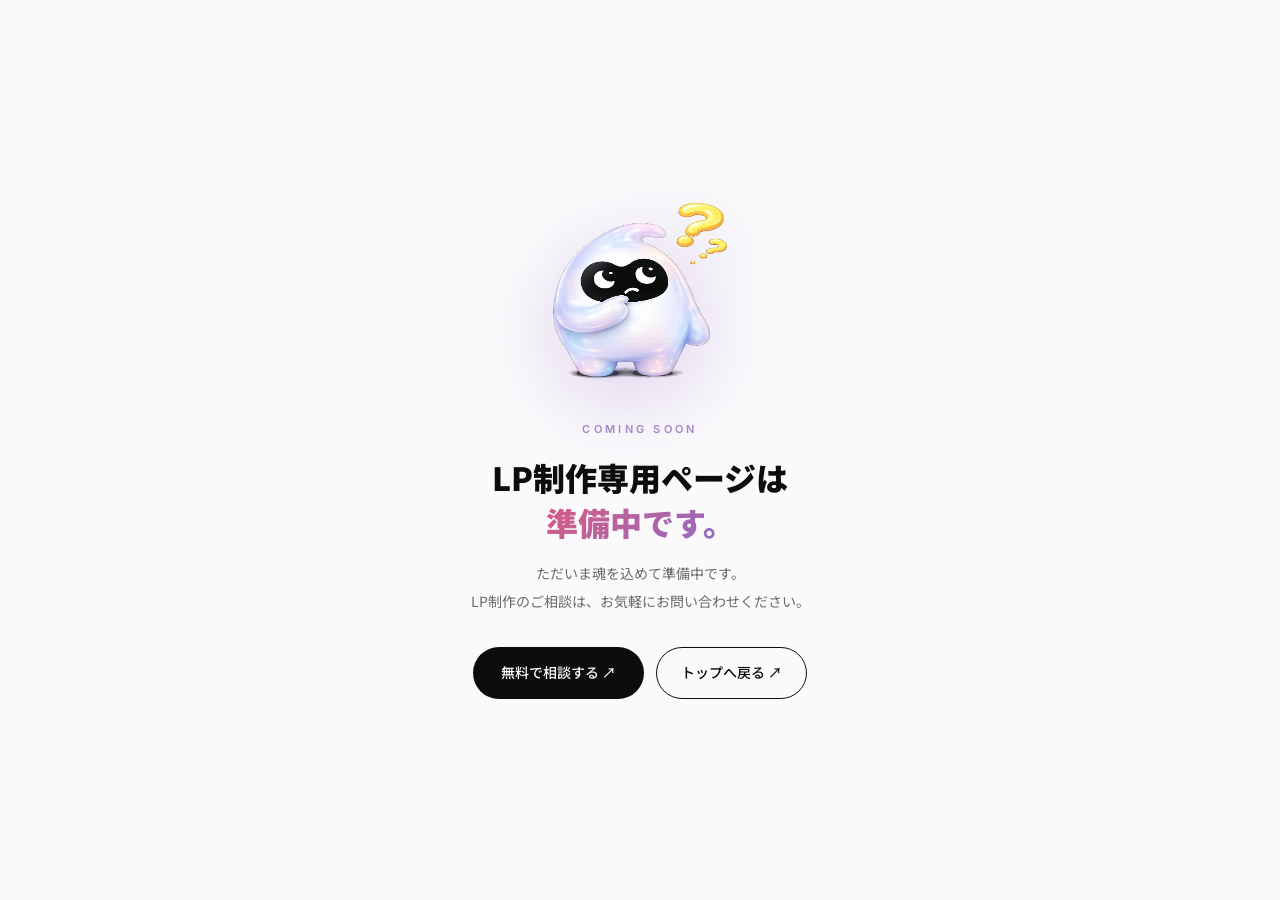
<file: lp/lp-design/index.html>
<!DOCTYPE html>
<html lang="ja">
<head>
  <meta charset="UTF-8">
  <meta name="viewport" content="width=device-width, initial-scale=1.0">
  <title>LP制作 | 準備中 | MORPHE株式会社</title>
  <meta name="description" content="LP制作専用ページは現在準備中です。">
  <meta name="robots" content="noindex">

  <link rel="icon" type="image/png" href="/assets/morphe_m_only.png">
  <link rel="preconnect" href="https://fonts.googleapis.com">
  <link rel="preconnect" href="https://fonts.gstatic.com" crossorigin>
  <link href="https://fonts.googleapis.com/css2?family=Noto+Sans+JP:wght@400;700;900&family=Inter:wght@600;800&display=swap" rel="stylesheet">

  <link rel="stylesheet" href="/shared/global.css">

  <style>
    body {
      min-height: 100vh;
      display: flex;
      align-items: center;
      justify-content: center;
      background: linear-gradient(180deg, var(--white) 0%, #faf9fc 100%);
      padding: 40px 20px;
    }

    .coming-soon {
      max-width: 560px;
      text-align: center;
    }

    .cs-morph {
      width: 180px;
      height: 180px;
      margin: 0 auto 32px;
      filter: drop-shadow(0 20px 40px rgba(180,150,220,0.4));
      animation: csFloat 4s ease-in-out infinite;
    }

    @keyframes csFloat {
      0%, 100% { transform: translateY(0); }
      50%      { transform: translateY(-12px); }
    }

    .cs-tag {
      display: inline-block;
      font-family: 'Inter', sans-serif;
      font-size: 11px;
      font-weight: 600;
      letter-spacing: 0.3em;
      color: var(--purple-2);
      margin-bottom: 16px;
    }

    .cs-title {
      font-size: 32px;
      font-weight: 900;
      line-height: 1.4;
      margin-bottom: 16px;
    }

    .cs-title .accent {
      background: linear-gradient(135deg, var(--pink-1), var(--purple-1));
      -webkit-background-clip: text;
      background-clip: text;
      color: transparent;
    }

    .cs-body {
      font-size: 14px;
      color: var(--gray);
      line-height: 1.95;
      margin-bottom: 32px;
    }

    .cs-actions {
      display: flex;
      gap: 12px;
      justify-content: center;
      flex-wrap: wrap;
    }
  </style>
</head>
<body>
  <div class="coming-soon">
    <img src="/assets/morph_thinking.png" alt="準備中" class="cs-morph">
    <div class="cs-tag">COMING SOON</div>
    <h1 class="cs-title">
      LP制作専用ページは<br>
      <span class="accent">準備中です。</span>
    </h1>
    <p class="cs-body">
      ただいま魂を込めて準備中です。<br>
      LP制作のご相談は、お気軽にお問い合わせください。
    </p>
    <div class="cs-actions">
      <a href="/contact" class="btn-primary">無料で相談する ↗</a>
      <a href="/" class="btn-outline">トップへ戻る ↗</a>
    </div>
  </div>
</body>
</html>
</file>
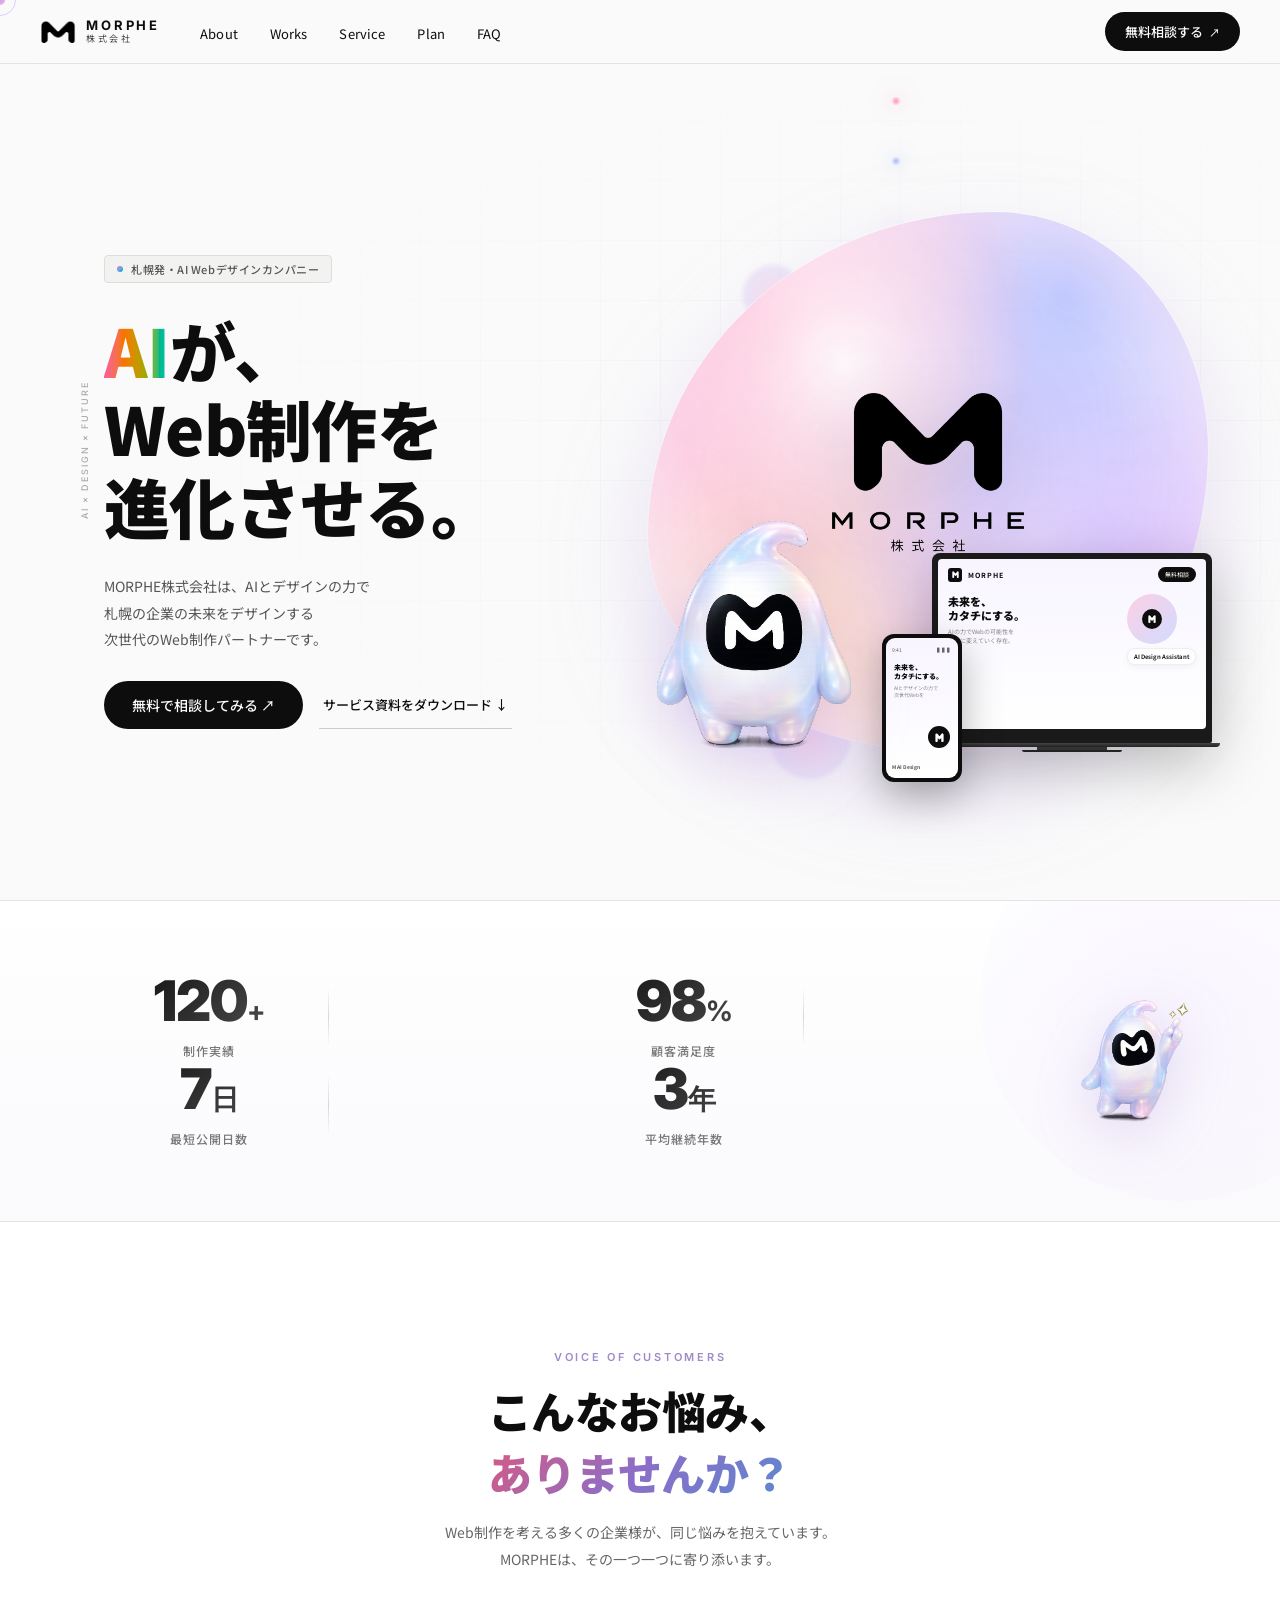
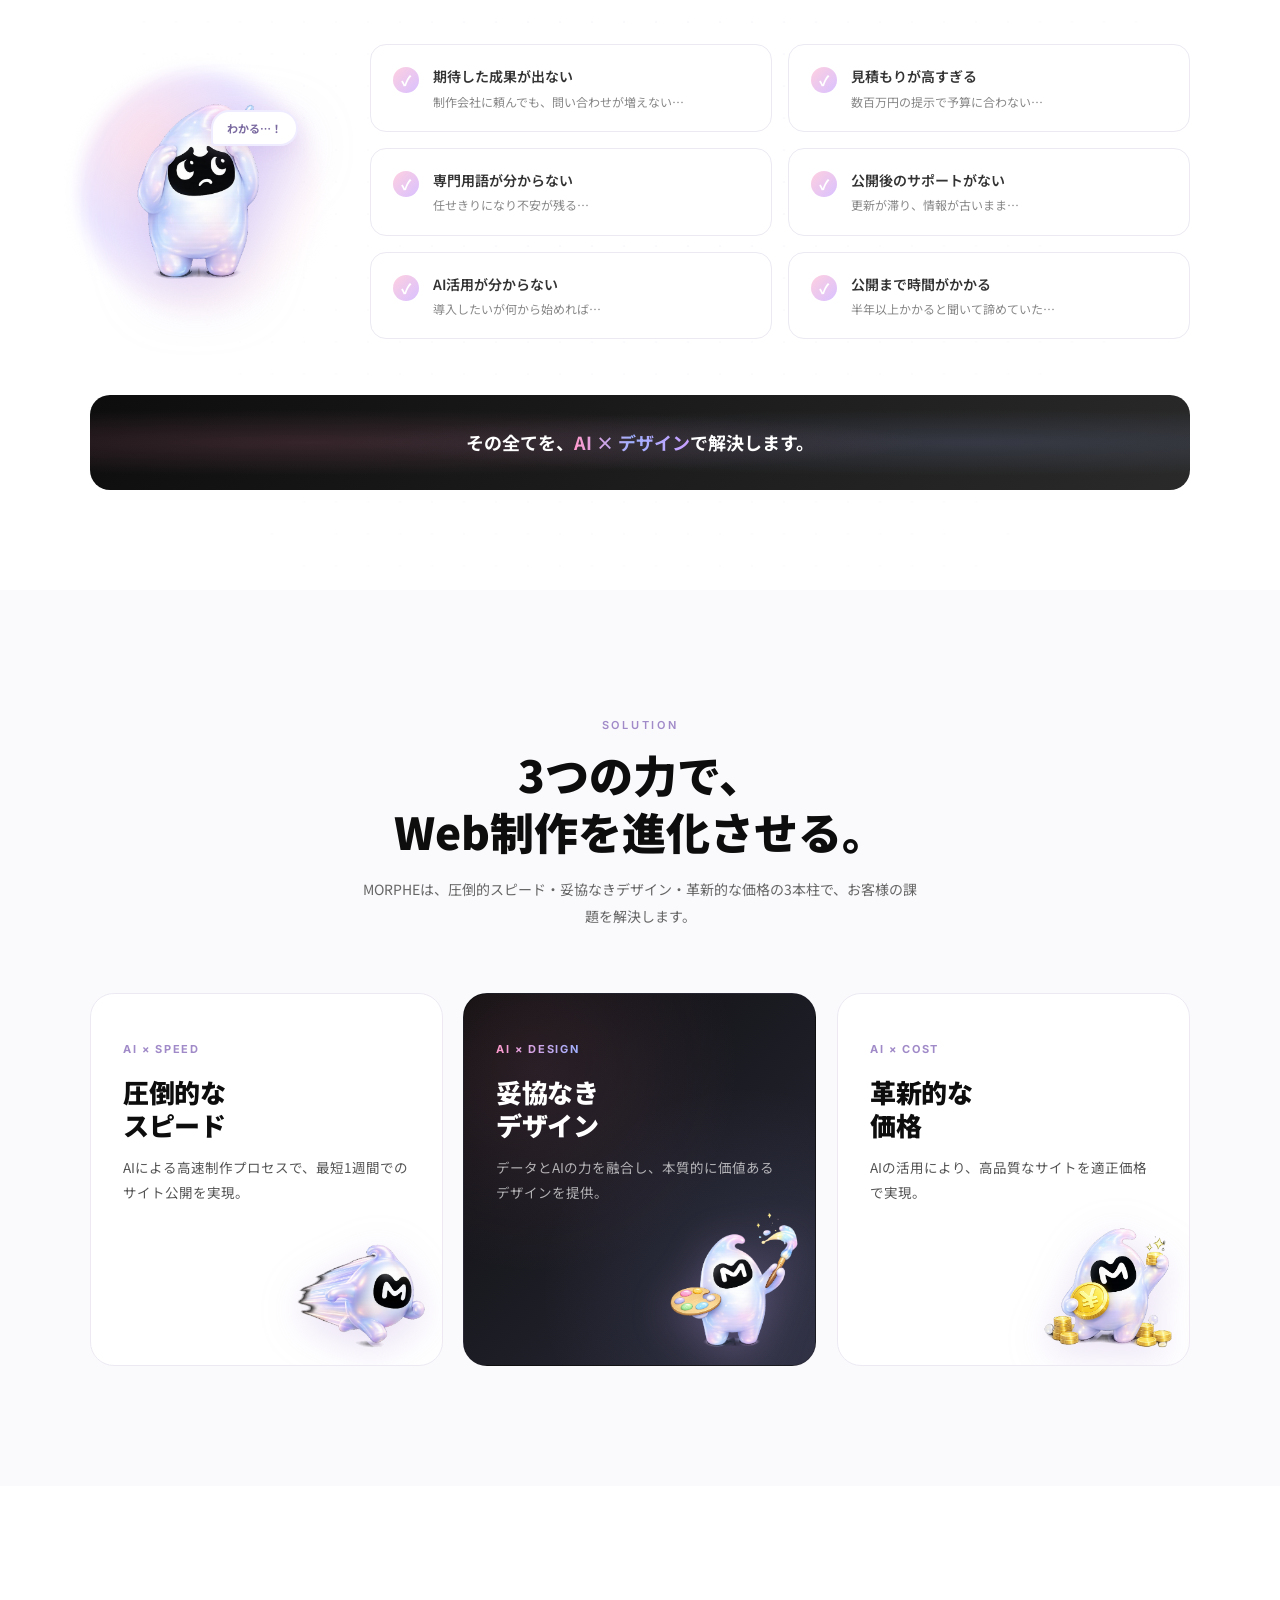
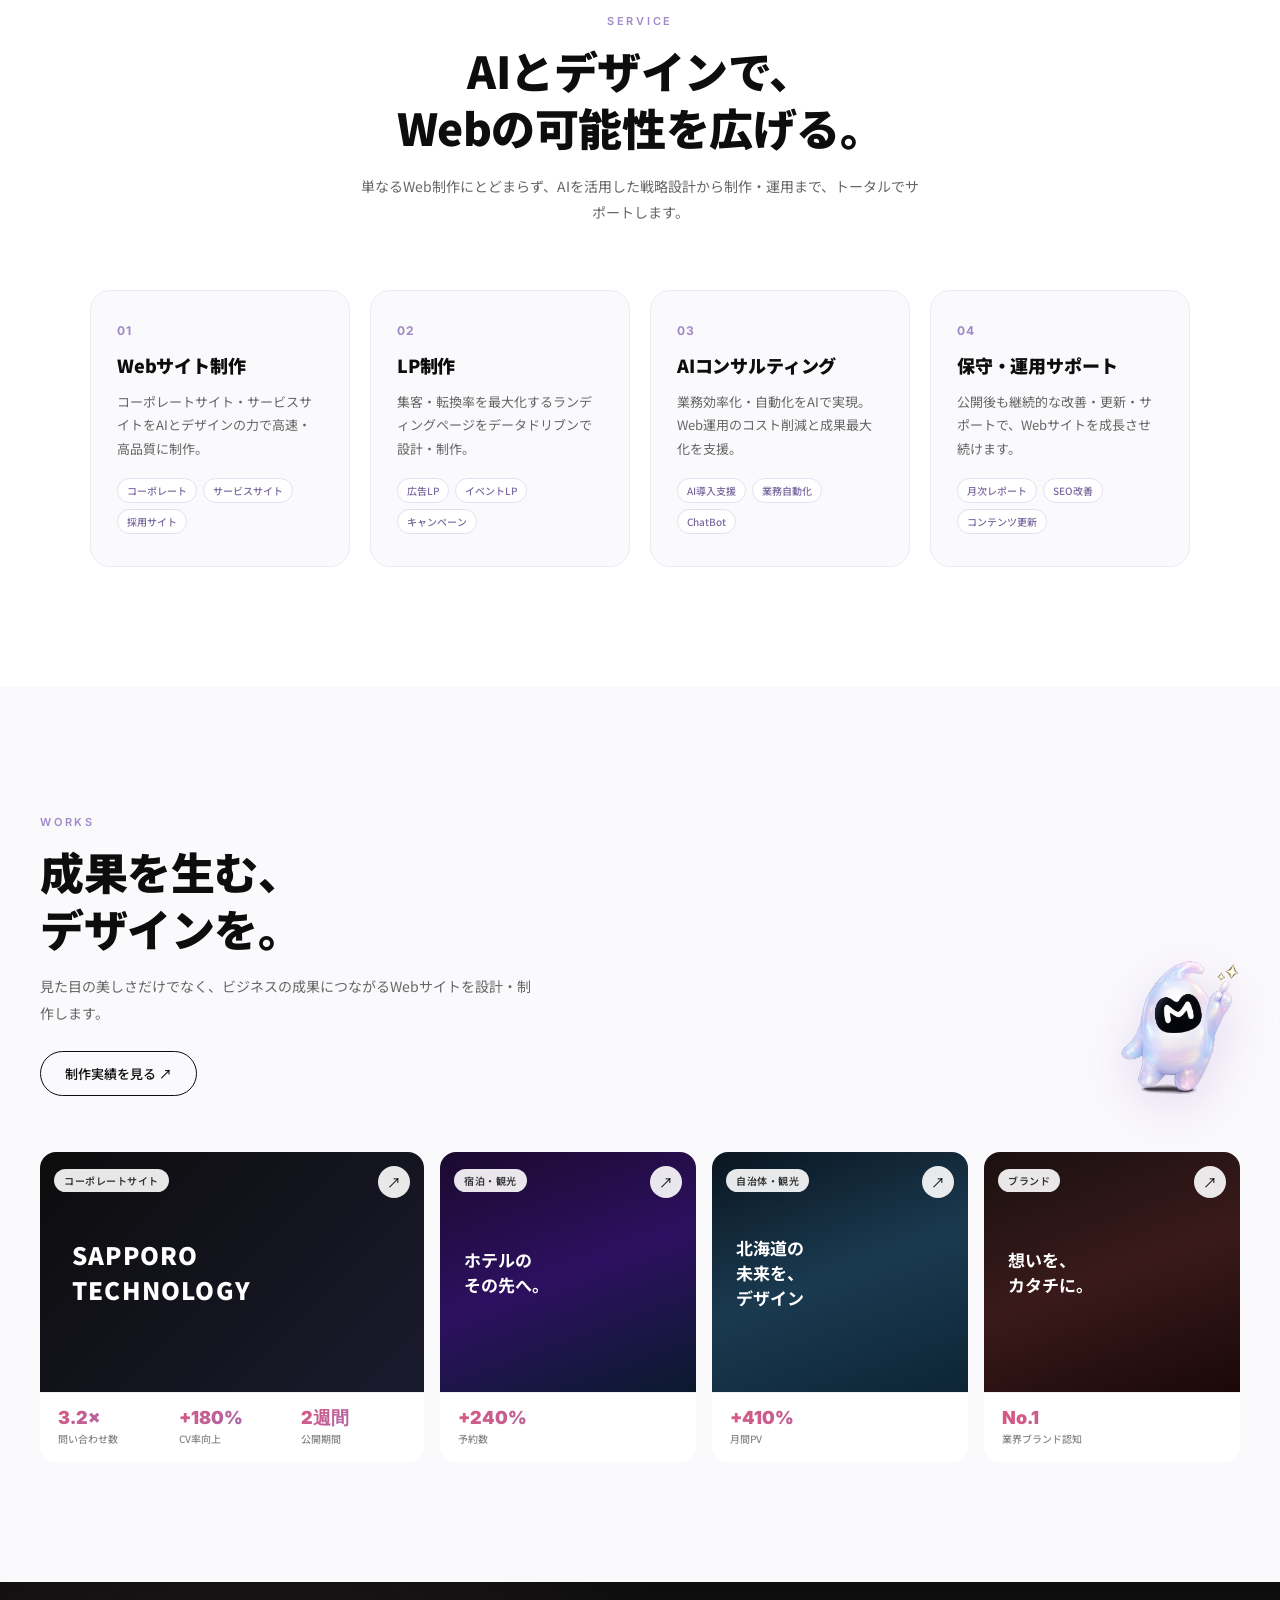
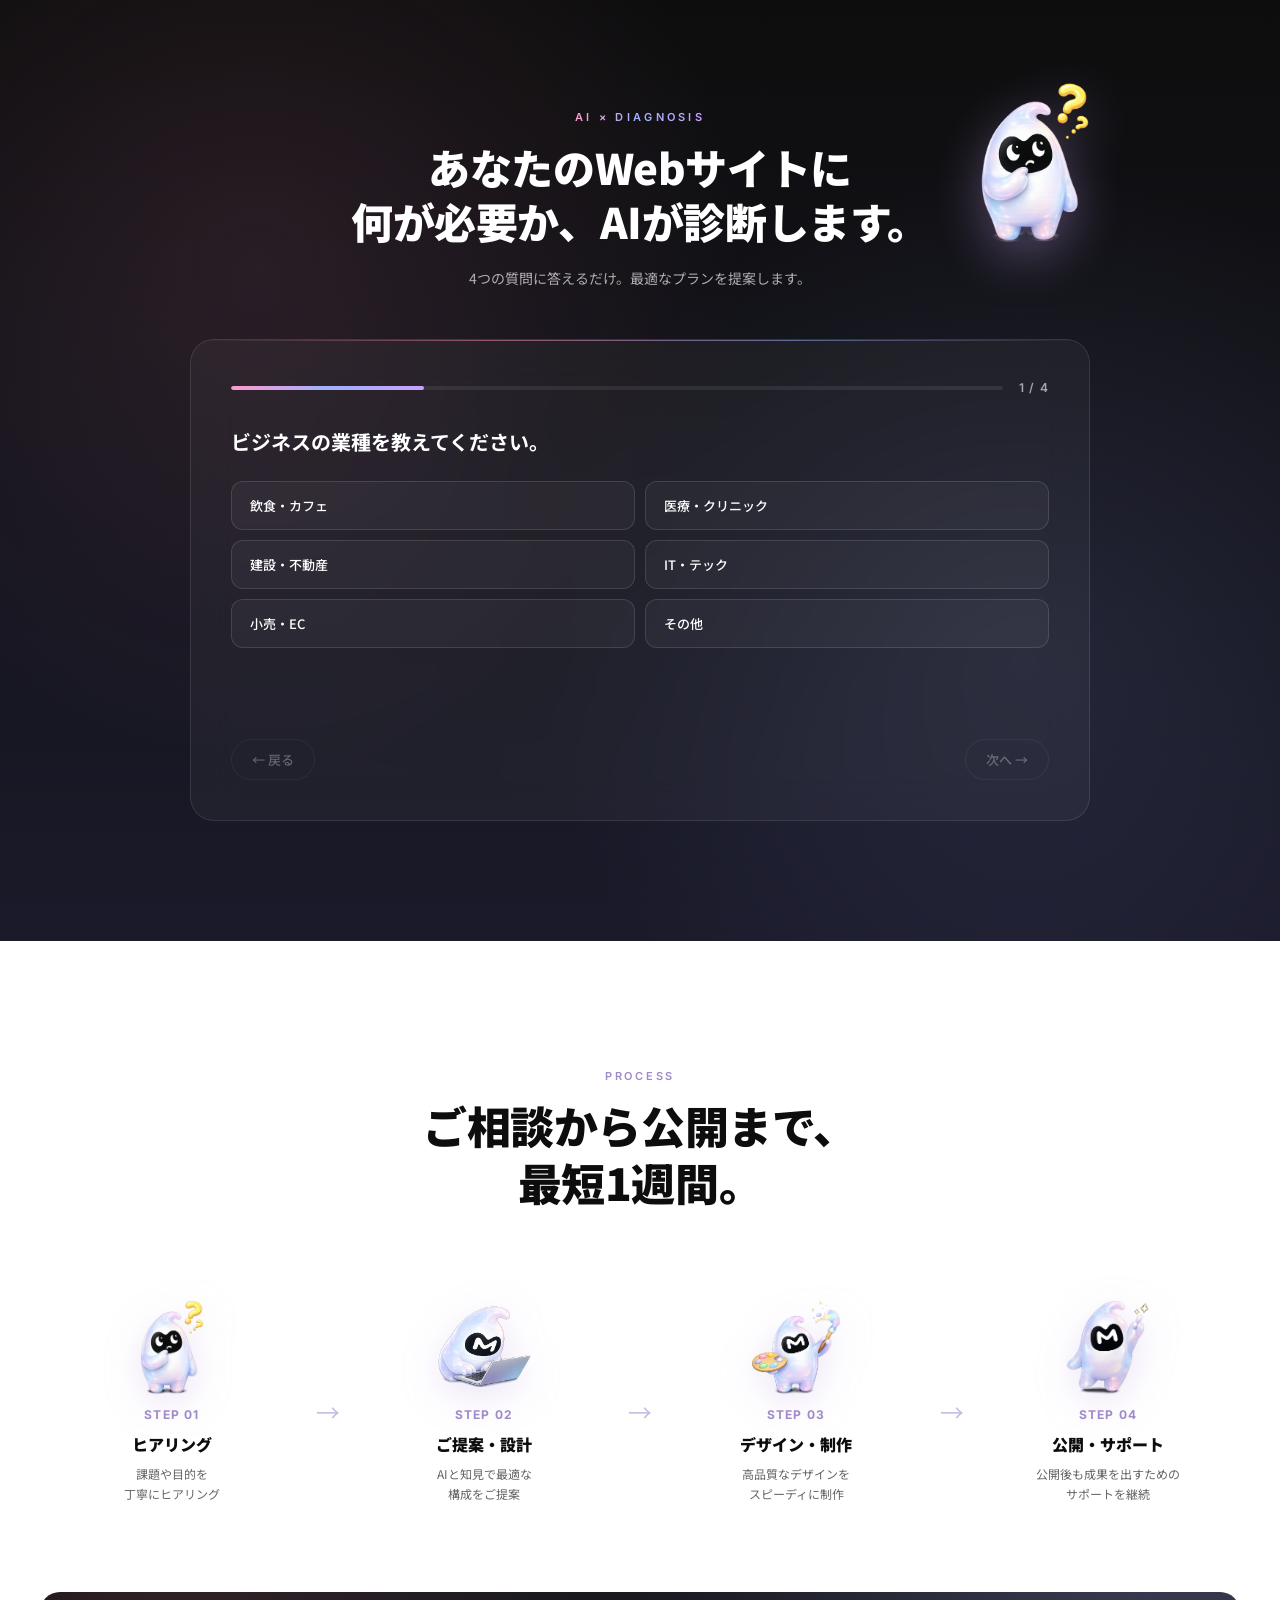
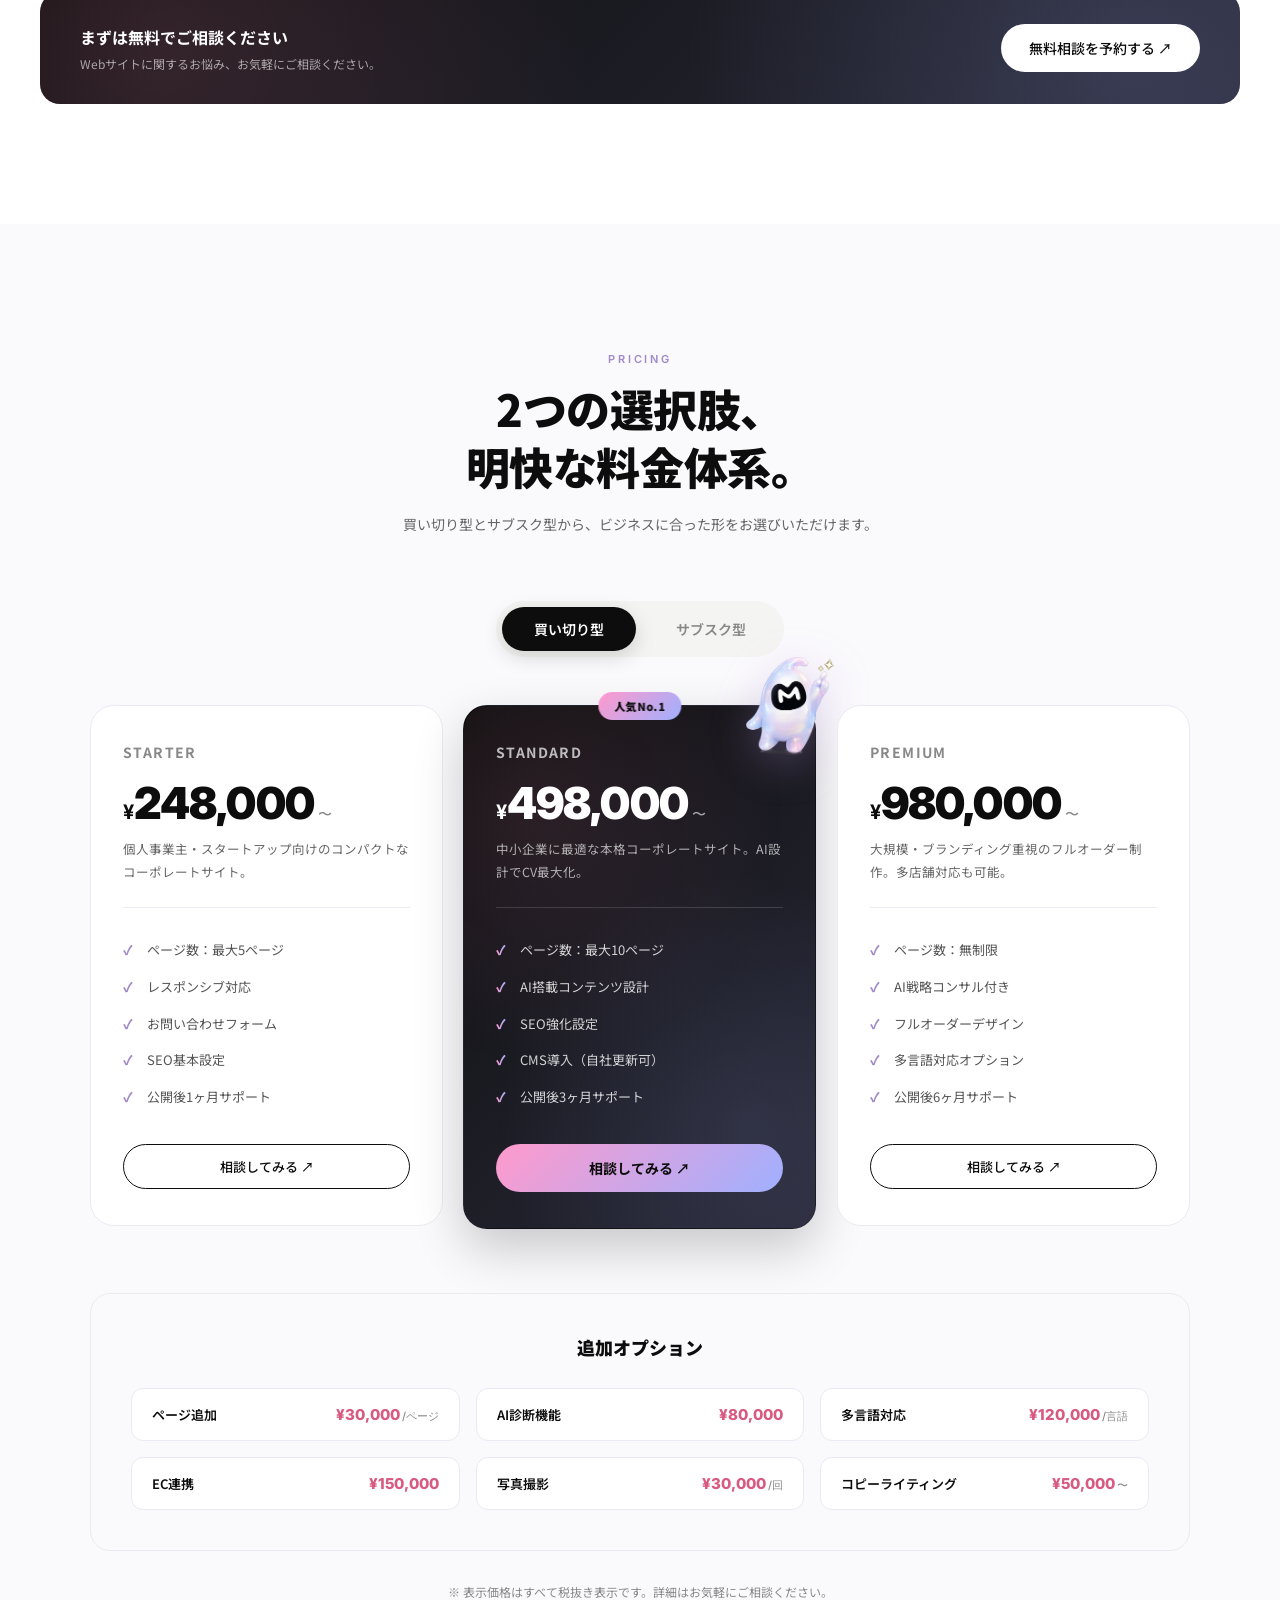
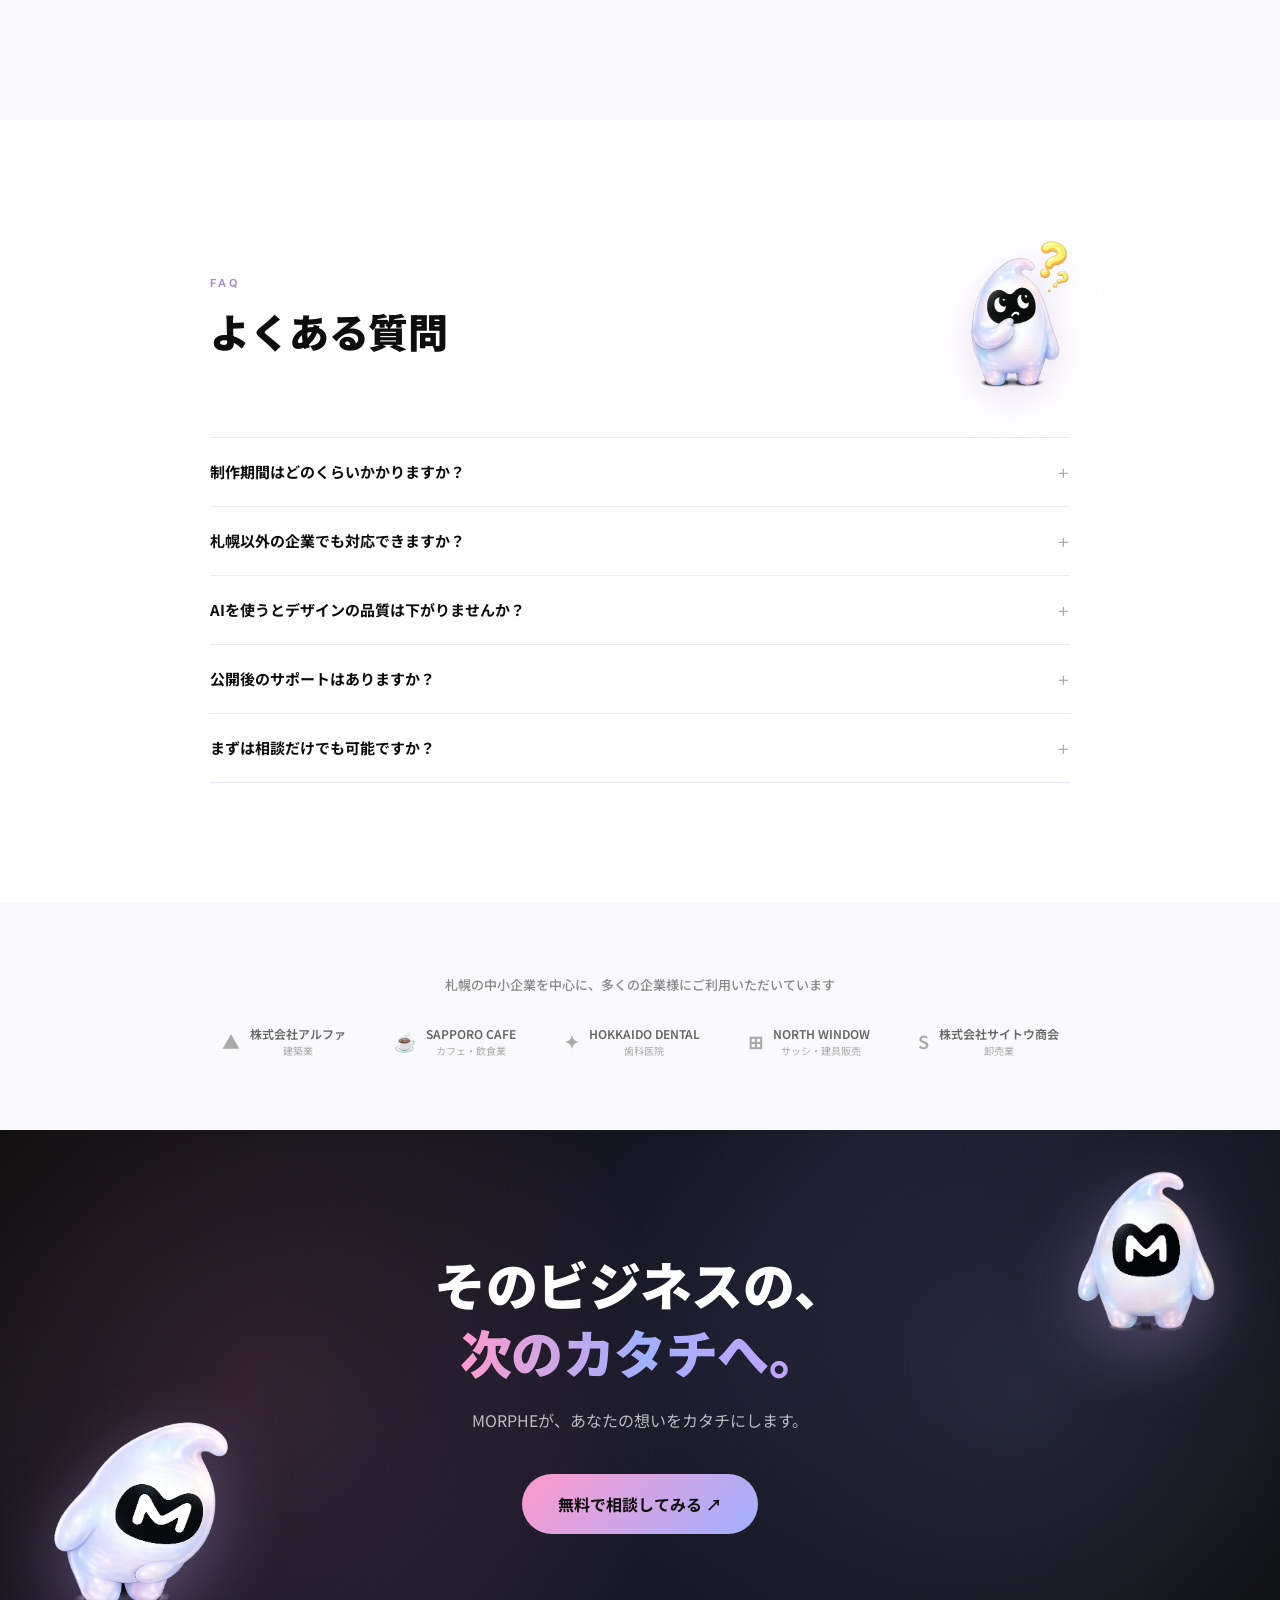
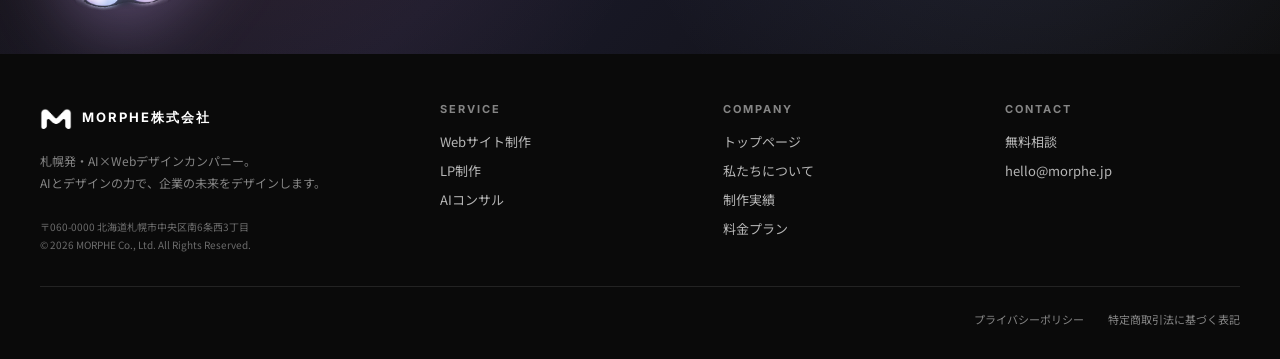
<file: lp/web-design/index.html>
<!DOCTYPE html>
<html lang="ja">
<head>
<meta charset="UTF-8">
<meta name="viewport" content="width=device-width, initial-scale=1.0">
<title>MORPHE株式会社 | AI × Design × Future</title>
<meta name="description" content="札幌発・AI Webデザインカンパニー。AIの力でWeb制作を進化させる次世代パートナー。">
<link rel="preconnect" href="https://fonts.googleapis.com">
<link rel="preconnect" href="https://fonts.gstatic.com" crossorigin>
<link href="https://fonts.googleapis.com/css2?family=Noto+Sans+JP:wght@300;400;500;700;900&family=Inter:wght@300;400;500;600;700;800;900&display=swap" rel="stylesheet">
<style>
  *, *::before, *::after { box-sizing: border-box; margin: 0; padding: 0; }

  :root {
    --black: #0d0d0d;
    --white: #fafafa;
    --gray: #6b6b6b;
    --light-gray: #f4f4f2;
    --border: #e4e4e2;
    --morph-pink: rgba(255,140,180,0.75);
    --morph-blue: rgba(160,180,255,0.7);
    --morph-purple: rgba(190,150,255,0.72);
    --morph-peach: rgba(255,200,160,0.65);
  }

  html { scroll-behavior: smooth; }

  body {
    font-family: 'Noto Sans JP', sans-serif;
    background: var(--white);
    color: var(--black);
    overflow-x: hidden;
    -webkit-font-smoothing: antialiased;
  }

  /* ══════════════════════════════════════════
     NAVIGATION
  ═══════════════════════════════════════════ */
  nav {
    position: fixed;
    top: 0; left: 0; right: 0;
    z-index: 100;
    height: 64px;
    background: rgba(250,250,250,0.85);
    backdrop-filter: blur(14px);
    -webkit-backdrop-filter: blur(14px);
    border-bottom: 1px solid var(--border);
    display: flex;
    align-items: center;
    padding: 0 40px;
    gap: 40px;
  }

  .nav-logo {
    display: flex;
    align-items: center;
    gap: 10px;
    text-decoration: none;
    color: var(--black);
    flex-shrink: 0;
  }

  .nav-logo-icon {
    width: 36px;
    height: 36px;
    display: flex;
    align-items: center;
    justify-content: center;
    flex-shrink: 0;
  }

  .nav-logo-icon img {
    width: 100%;
    height: 100%;
    object-fit: contain;
  }

  .nav-logo-text {
    font-family: 'Inter', sans-serif;
    font-size: 12px;
    font-weight: 600;
    letter-spacing: 0.18em;
    display: flex;
    flex-direction: column;
    line-height: 1.2;
  }

  .nav-logo-text .logo-morphe {
    font-size: 13px;
    font-weight: 700;
    letter-spacing: 0.22em;
  }

  .nav-logo-text .logo-kaisha {
    font-size: 9px;
    font-weight: 400;
    letter-spacing: 0.3em;
    font-family: 'Noto Sans JP', sans-serif;
    color: #444;
  }

  .nav-links {
    display: flex;
    align-items: center;
    gap: 32px;
    flex: 1;
    list-style: none;
  }

  .nav-links a {
    font-size: 13px;
    font-weight: 400;
    color: var(--black);
    text-decoration: none;
    letter-spacing: 0.01em;
    transition: opacity 0.2s;
  }

  .nav-links a:hover { opacity: 0.5; }

  .nav-cta {
    display: flex;
    align-items: center;
    gap: 6px;
    background: var(--black);
    color: var(--white);
    border: none;
    border-radius: 50px;
    padding: 10px 20px;
    font-size: 13px;
    font-weight: 500;
    cursor: pointer;
    text-decoration: none;
    white-space: nowrap;
    transition: opacity 0.2s;
  }

  .nav-cta:hover { opacity: 0.8; }
  .nav-cta .arrow { font-size: 11px; }

  /* ══════════════════════════════════════════
     ① HERO - 価値提示＋即CTA
  ═══════════════════════════════════════════ */
  .hero {
    min-height: 100vh;
    padding-top: 64px;
    display: flex;
    position: relative;
    overflow: hidden;
  }

  /* Hero背景：革新的アニメーション基盤 */
  .hero-bg-canvas {
    position: absolute;
    inset: 0;
    z-index: 0;
    overflow: hidden;
    pointer-events: none;
  }

  /* AIグリッドメッシュ背景 */
  .hero-grid {
    position: absolute;
    inset: 0;
    background-image:
      linear-gradient(rgba(180,160,220,0.06) 1px, transparent 1px),
      linear-gradient(90deg, rgba(180,160,220,0.06) 1px, transparent 1px);
    background-size: 60px 60px;
    mask-image: radial-gradient(ellipse 80% 60% at 70% 50%, black 30%, transparent 75%);
    -webkit-mask-image: radial-gradient(ellipse 80% 60% at 70% 50%, black 30%, transparent 75%);
    animation: gridPulse 8s ease-in-out infinite;
  }

  @keyframes gridPulse {
    0%, 100% { opacity: 0.6; transform: scale(1); }
    50% { opacity: 1; transform: scale(1.02); }
  }

  /* オービタル粒子（軌道を描く光の粒） */
  .orbit-particles {
    position: absolute;
    top: 50%; left: 70%;
    transform: translate(-50%, -50%);
    width: 700px; height: 700px;
    pointer-events: none;
  }

  .orbit-ring {
    position: absolute;
    inset: 0;
    border-radius: 50%;
    border: 1px solid transparent;
    animation: orbitSpin 20s linear infinite;
  }

  .orbit-ring::before {
    content: '';
    position: absolute;
    top: 0; left: 50%;
    width: 8px; height: 8px;
    border-radius: 50%;
    transform: translate(-50%, -50%);
    background: radial-gradient(circle, rgba(255,140,180,0.9), transparent);
    box-shadow: 0 0 20px rgba(255,140,180,0.7);
  }

  .orbit-ring:nth-child(1) { animation-duration: 18s; transform: rotate(0deg); }
  .orbit-ring:nth-child(2) {
    inset: 60px;
    animation-duration: 24s;
    animation-direction: reverse;
  }
  .orbit-ring:nth-child(2)::before {
    background: radial-gradient(circle, rgba(160,180,255,0.9), transparent);
    box-shadow: 0 0 18px rgba(160,180,255,0.7);
  }
  .orbit-ring:nth-child(3) {
    inset: 130px;
    animation-duration: 16s;
  }
  .orbit-ring:nth-child(3)::before {
    background: radial-gradient(circle, rgba(190,150,255,0.9), transparent);
    box-shadow: 0 0 22px rgba(190,150,255,0.7);
  }
  .orbit-ring:nth-child(4) {
    inset: 200px;
    animation-duration: 28s;
    animation-direction: reverse;
  }
  .orbit-ring:nth-child(4)::before {
    background: radial-gradient(circle, rgba(255,200,160,0.9), transparent);
    box-shadow: 0 0 20px rgba(255,200,160,0.6);
  }

  @keyframes orbitSpin {
    from { transform: rotate(0deg); }
    to { transform: rotate(360deg); }
  }

  /* フローティング粒子（ランダムな虹色の粒） */
  .float-dots {
    position: absolute;
    inset: 0;
    pointer-events: none;
  }

  .float-dot {
    position: absolute;
    width: 4px; height: 4px;
    border-radius: 50%;
    opacity: 0;
    animation: floatDot 6s ease-in-out infinite;
  }

  .float-dot:nth-child(1)  { top: 15%; left: 30%; background: var(--morph-pink); animation-delay: 0s;  }
  .float-dot:nth-child(2)  { top: 25%; left: 80%; background: var(--morph-blue); animation-delay: 0.5s; }
  .float-dot:nth-child(3)  { top: 70%; left: 25%; background: var(--morph-purple); animation-delay: 1.2s; width: 6px; height: 6px; }
  .float-dot:nth-child(4)  { top: 40%; left: 92%; background: var(--morph-peach); animation-delay: 1.8s; }
  .float-dot:nth-child(5)  { top: 85%; left: 65%; background: var(--morph-pink); animation-delay: 2.4s; width: 5px; height: 5px; }
  .float-dot:nth-child(6)  { top: 10%; left: 55%; background: var(--morph-purple); animation-delay: 3.0s; }
  .float-dot:nth-child(7)  { top: 55%; left: 15%; background: var(--morph-blue); animation-delay: 3.6s; width: 7px; height: 7px; }
  .float-dot:nth-child(8)  { top: 30%; left: 45%; background: var(--morph-peach); animation-delay: 4.2s; }
  .float-dot:nth-child(9)  { top: 75%; left: 88%; background: var(--morph-pink); animation-delay: 4.8s; }
  .float-dot:nth-child(10) { top: 50%; left: 60%; background: var(--morph-purple); animation-delay: 5.4s; width: 5px; height: 5px; }

  @keyframes floatDot {
    0%   { opacity: 0; transform: translate(0, 0) scale(0.3); }
    20%  { opacity: 1; transform: translate(10px, -15px) scale(1); }
    50%  { opacity: 0.8; transform: translate(-10px, -30px) scale(1.2); }
    80%  { opacity: 0.5; transform: translate(15px, -45px) scale(0.8); }
    100% { opacity: 0; transform: translate(0, -60px) scale(0.3); }
  }

  /* マウス追従する光のオーラ */
  .hero-aura {
    position: absolute;
    width: 400px; height: 400px;
    border-radius: 50%;
    background: radial-gradient(circle,
      rgba(255,140,180,0.15) 0%,
      rgba(160,180,255,0.1) 30%,
      transparent 70%);
    pointer-events: none;
    filter: blur(20px);
    transform: translate(-50%, -50%);
    transition: transform 0.15s cubic-bezier(0.4, 0, 0.2, 1);
    opacity: 0;
    z-index: 1;
  }

  .hero:hover .hero-aura { opacity: 1; }

  /* Vertical side label */
  .side-label {
    position: absolute;
    left: 16px;
    top: 50%;
    transform: translateY(-50%) rotate(-90deg);
    font-size: 9px;
    letter-spacing: 0.22em;
    color: #aaa;
    font-family: 'Inter', sans-serif;
    font-weight: 500;
    white-space: nowrap;
    z-index: 3;
  }

  .hero-inner {
    display: grid;
    grid-template-columns: 1fr 1fr;
    width: 100%;
    max-width: 1200px;
    margin: 0 auto;
    padding: 0 48px 0 64px;
    align-items: center;
    gap: 32px;
    min-height: calc(100vh - 64px);
    position: relative;
    z-index: 2;
  }

  .hero-left {
    display: flex;
    flex-direction: column;
    gap: 28px;
    padding-top: 20px;
  }

  .badge {
    display: inline-flex;
    align-items: center;
    gap: 8px;
    background: rgba(240,240,238,0.85);
    backdrop-filter: blur(6px);
    border: 1px solid #ddd;
    border-radius: 4px;
    padding: 5px 12px;
    font-size: 11px;
    font-weight: 500;
    color: #555;
    letter-spacing: 0.05em;
    width: fit-content;
  }

  .badge::before {
    content: '';
    width: 6px; height: 6px;
    border-radius: 50%;
    background: linear-gradient(135deg, oklch(0.7 0.2 320), oklch(0.7 0.2 200));
    animation: badgePulse 2s ease-in-out infinite;
  }

  @keyframes badgePulse {
    0%, 100% { opacity: 1; box-shadow: 0 0 0 0 rgba(180,140,220,0.4); }
    50% { opacity: 0.7; box-shadow: 0 0 0 6px rgba(180,140,220,0); }
  }

  .hero-headline {
    font-size: clamp(44px, 5.2vw, 66px);
    font-weight: 900;
    line-height: 1.18;
    letter-spacing: -0.01em;
    color: var(--black);
  }

  .headline-ai {
    background: linear-gradient(90deg,
      oklch(0.7 0.2 0),
      oklch(0.7 0.2 60),
      oklch(0.7 0.2 120),
      oklch(0.7 0.2 200),
      oklch(0.7 0.2 270),
      oklch(0.7 0.2 320),
      oklch(0.7 0.2 360)
    );
    -webkit-background-clip: text;
    -webkit-text-fill-color: transparent;
    background-clip: text;
    background-size: 200% 100%;
    animation: rainbowShift 4s linear infinite;
    display: inline-block;
  }

  @keyframes rainbowShift {
    0% { background-position: 0% 50%; }
    100% { background-position: 200% 50%; }
  }

  .hero-body {
    font-size: 14px;
    line-height: 1.9;
    color: #555;
    max-width: 340px;
    font-weight: 400;
  }

  .hero-actions {
    display: flex;
    align-items: center;
    gap: 16px;
    flex-wrap: wrap;
  }

  .btn-primary {
    display: inline-flex;
    align-items: center;
    gap: 8px;
    background: var(--black);
    color: var(--white);
    border: none;
    border-radius: 50px;
    padding: 14px 28px;
    font-size: 14px;
    font-weight: 500;
    font-family: 'Noto Sans JP', sans-serif;
    cursor: pointer;
    text-decoration: none;
    transition: opacity 0.2s, transform 0.2s, box-shadow 0.3s;
    position: relative;
    overflow: hidden;
  }
  .btn-primary:hover {
    opacity: 0.9;
    transform: translateY(-2px);
    box-shadow: 0 12px 30px rgba(0,0,0,0.2);
  }

  .btn-primary::before {
    content: '';
    position: absolute;
    top: 0; left: -100%;
    width: 100%; height: 100%;
    background: linear-gradient(90deg, transparent, rgba(255,255,255,0.3), transparent);
    transition: left 0.6s;
  }
  .btn-primary:hover::before { left: 100%; }

  .btn-secondary {
    display: inline-flex;
    align-items: center;
    gap: 6px;
    background: transparent;
    color: var(--black);
    border: none;
    padding: 14px 4px;
    font-size: 13px;
    font-weight: 500;
    font-family: 'Noto Sans JP', sans-serif;
    cursor: pointer;
    text-decoration: none;
    transition: opacity 0.2s;
    border-bottom: 1px solid #ccc;
  }
  .btn-secondary:hover { opacity: 0.6; }

  /* ─── HERO RIGHT COLUMN ─── */
  .hero-right {
    position: relative;
    height: 620px;
    display: flex;
    align-items: center;
    justify-content: center;
  }

  .blob-bg {
    position: absolute;
    width: 560px;
    height: 540px;
    top: 50%;
    left: 50%;
    transform: translate(-50%, -50%);
    border-radius: 62% 38% 46% 54% / 60% 44% 56% 40%;
    background:
      radial-gradient(ellipse at 18% 20%, var(--morph-pink) 0%, transparent 45%),
      radial-gradient(ellipse at 75% 15%, var(--morph-blue) 0%, transparent 42%),
      radial-gradient(ellipse at 85% 70%, var(--morph-purple) 0%, transparent 44%),
      radial-gradient(ellipse at 25% 80%, var(--morph-peach) 0%, transparent 42%),
      radial-gradient(ellipse at 55% 50%, rgba(210,200,255,0.5) 0%, transparent 55%),
      radial-gradient(ellipse at 40% 30%, rgba(255,220,240,0.6) 0%, transparent 40%),
      linear-gradient(135deg, rgba(248,235,255,0.95), rgba(255,245,250,0.95));
    box-shadow:
      inset 0 0 120px rgba(255,255,255,0.5),
      inset -30px -20px 80px rgba(200,160,255,0.2),
      inset 30px 20px 80px rgba(255,180,210,0.2),
      0 40px 100px rgba(180,150,220,0.28),
      0 0 0 1px rgba(255,255,255,0.7);
    animation: blobFloat 7s ease-in-out infinite, rainbowGlow 6s linear infinite;
    z-index: 2;
  }

  .blob-bg::before {
    content: '';
    position: absolute;
    inset: 0;
    border-radius: inherit;
    background:
      radial-gradient(ellipse at 35% 28%, rgba(255,255,255,0.9) 0%, transparent 35%),
      radial-gradient(ellipse at 70% 60%, rgba(255,255,255,0.3) 0%, transparent 30%);
    mix-blend-mode: overlay;
  }

  @keyframes blobFloat {
    0%   { transform: translate(-50%,-50%) scale(1)    rotate(0deg);  border-radius: 62% 38% 46% 54% / 60% 44% 56% 40%; }
    25%  { transform: translate(-50%,-53%) scale(1.02) rotate(2deg);  border-radius: 55% 45% 58% 42% / 52% 56% 44% 48%; }
    50%  { transform: translate(-50%,-50%) scale(1.01) rotate(0deg);  border-radius: 58% 42% 52% 48% / 64% 40% 60% 36%; }
    75%  { transform: translate(-50%,-47%) scale(1.02) rotate(-2deg); border-radius: 64% 36% 44% 56% / 56% 48% 52% 44%; }
    100% { transform: translate(-50%,-50%) scale(1)    rotate(0deg);  border-radius: 62% 38% 46% 54% / 60% 44% 56% 40%; }
  }

  @keyframes rainbowGlow {
    0%   { box-shadow: inset 0 0 120px rgba(255,255,255,0.5), 0 40px 100px rgba(255,100,180,0.3), 0 0 0 1px rgba(255,255,255,0.7); }
    33%  { box-shadow: inset 0 0 120px rgba(255,255,255,0.5), 0 40px 100px rgba(100,180,255,0.3), 0 0 0 1px rgba(255,255,255,0.7); }
    66%  { box-shadow: inset 0 0 120px rgba(255,255,255,0.5), 0 40px 100px rgba(190,150,255,0.3), 0 0 0 1px rgba(255,255,255,0.7); }
    100% { box-shadow: inset 0 0 120px rgba(255,255,255,0.5), 0 40px 100px rgba(255,100,180,0.3), 0 0 0 1px rgba(255,255,255,0.7); }
  }

  /* 衛星blob（小さな呼応する泡） */
  .satellite-blob {
    position: absolute;
    border-radius: 50%;
    background: radial-gradient(circle, rgba(255,200,230,0.5), rgba(180,200,255,0.3));
    filter: blur(2px);
    pointer-events: none;
    z-index: 2;
  }

  .satellite-blob:nth-of-type(1) {
    width: 60px; height: 60px;
    top: 15%; left: 15%;
    animation: satelliteFloat 8s ease-in-out infinite;
  }

  .satellite-blob:nth-of-type(2) {
    width: 40px; height: 40px;
    top: 75%; left: 85%;
    animation: satelliteFloat 10s ease-in-out infinite reverse;
  }

  .satellite-blob:nth-of-type(3) {
    width: 80px; height: 80px;
    top: 85%; left: 20%;
    animation: satelliteFloat 12s ease-in-out infinite;
  }

  @keyframes satelliteFloat {
    0%, 100% { transform: translate(0, 0) scale(1); opacity: 0.6; }
    50%      { transform: translate(20px, -30px) scale(1.2); opacity: 0.9; }
  }

  /* HERO 中央ロゴ */
  .hero-center-logo {
    position: absolute;
    top: 50%;
    left: 50%;
    transform: translate(-50%, -52%);
    z-index: 4;
    width: 340px;
    height: auto;
    filter: drop-shadow(0 20px 40px rgba(0,0,0,0.15));
    animation: logoFloat 6s ease-in-out infinite;
  }

  .hero-center-logo img {
    width: 100%;
    height: auto;
    display: block;
  }

  @keyframes logoFloat {
    0%, 100% { transform: translate(-50%, -52%) scale(1); }
    50%      { transform: translate(-50%, -54%) scale(1.015); }
  }

  /* HERO モーフ */
  .morph-hero {
    position: absolute;
    bottom: 40px;
    left: -10px;
    z-index: 5;
    width: 200px;
    animation: morphHeroFloat 5s ease-in-out infinite;
    filter: drop-shadow(0 20px 30px rgba(180,150,220,0.35));
  }

  .morph-hero img {
    width: 100%;
    height: auto;
    display: block;
  }

  @keyframes morphHeroFloat {
    0%, 100% { transform: translateY(0px) rotate(-2deg); }
    50%      { transform: translateY(-12px) rotate(2deg); }
  }

  /* Device Mockups (ラップトップ＋スマホ) */
  .devices {
    position: absolute;
    right: -20px;
    bottom: 40px;
    z-index: 4;
  }

  .laptop {
    position: relative;
    width: 280px;
  }

  .laptop-screen {
    background: #1a1a1a;
    border-radius: 8px 8px 2px 2px;
    padding: 6px 6px 14px;
    box-shadow: 0 20px 60px rgba(0,0,0,0.25);
  }

  .laptop-screen-inner {
    background: linear-gradient(180deg, #f8f5ff 0%, #ffffff 100%);
    border-radius: 4px;
    padding: 8px 10px;
    height: 170px;
    overflow: hidden;
    position: relative;
  }

  .mock-nav {
    display: flex;
    align-items: center;
    gap: 6px;
    margin-bottom: 8px;
  }

  .mock-nav-logo {
    width: 14px; height: 14px;
    background: var(--black);
    border-radius: 3px;
    display: flex; align-items: center; justify-content: center;
  }
  .mock-nav-logo svg { width: 9px; height: 7px; }

  .mock-nav-brand {
    font-size: 7px;
    font-weight: 700;
    letter-spacing: 0.15em;
  }

  .mock-nav-btn {
    margin-left: auto;
    background: var(--black);
    color: white;
    font-size: 6px;
    padding: 3px 7px;
    border-radius: 20px;
  }

  .mock-hero-mini {
    display: flex;
    gap: 10px;
    padding-top: 4px;
  }

  .mock-headline {
    font-size: 11px;
    font-weight: 900;
    line-height: 1.3;
    margin-bottom: 4px;
  }

  .mock-sub {
    font-size: 6px;
    color: #888;
    line-height: 1.5;
  }

  .mock-blob-mini {
    width: 50px; height: 50px;
    border-radius: 50%;
    background: linear-gradient(135deg, rgba(255,180,210,0.6), rgba(180,200,255,0.6));
    display: flex; align-items: center; justify-content: center;
    margin-bottom: 4px;
  }

  .mock-m {
    width: 20px; height: 20px;
    background: var(--black);
    border-radius: 50%;
    display: flex; align-items: center; justify-content: center;
  }
  .mock-m svg { width: 12px; height: 8px; }

  .mock-ai-badge {
    background: white;
    border: 1px solid #eee;
    border-radius: 8px;
    padding: 3px 6px;
    font-size: 6px;
    font-weight: 600;
    text-align: center;
    box-shadow: 0 2px 6px rgba(0,0,0,0.05);
  }

  .laptop-base {
    height: 4px;
    background: linear-gradient(180deg, #444, #222);
    border-radius: 0 0 8px 8px;
    margin: 0 -8px;
  }

  .laptop-stand {
    height: 3px;
    background: #333;
    width: 70px;
    margin: 0 auto;
  }
  .laptop-foot {
    height: 2px;
    background: #222;
    width: 100px;
    margin: 0 auto;
    border-radius: 0 0 4px 4px;
  }

  .phone {
    position: absolute;
    bottom: -30px;
    left: -50px;
    z-index: 5;
  }

  .phone-body {
    width: 80px;
    background: #0d0d0d;
    border-radius: 12px;
    padding: 4px;
    box-shadow: 0 15px 40px rgba(0,0,0,0.3);
  }

  .phone-screen {
    background: linear-gradient(180deg, #f8f5ff 0%, #ffffff 100%);
    border-radius: 9px;
    padding: 8px 6px;
    height: 140px;
    position: relative;
    overflow: hidden;
  }

  .phone-status {
    display: flex;
    justify-content: space-between;
    font-size: 5px;
    color: #666;
    margin-bottom: 6px;
  }

  .phone-content-card {
    padding: 4px 2px;
  }

  .phone-card-title {
    font-size: 7px;
    font-weight: 900;
    line-height: 1.3;
    margin-bottom: 3px;
  }

  .phone-card-sub {
    font-size: 5px;
    color: #888;
    line-height: 1.4;
  }

  .phone-m-badge {
    position: absolute;
    bottom: 30px;
    right: 8px;
    width: 22px; height: 22px;
    background: var(--black);
    border-radius: 50%;
    display: flex; align-items: center; justify-content: center;
  }
  .phone-m-badge svg { width: 13px; height: 9px; }

  .phone-ai-label {
    position: absolute;
    bottom: 8px;
    left: 6px;
    font-size: 5px;
    font-weight: 700;
    color: #555;
  }

  /* ══════════════════════════════════════════
     進化するモーフ（グローバル常駐）
  ═══════════════════════════════════════════ */
  #morph-evolution {
    position: fixed;
    bottom: 24px;
    right: 24px;
    z-index: 95;
    width: 88px;
    height: 88px;
    pointer-events: auto;
    cursor: pointer;
    opacity: 0;
    transform: translateY(20px) scale(0.8);
    transition: opacity 0.5s cubic-bezier(0.4,0,0.2,1), transform 0.5s cubic-bezier(0.4,0,0.2,1);
  }

  #morph-evolution.visible {
    opacity: 1;
    transform: translateY(0) scale(1);
  }

  #morph-evolution.celebrate {
    animation: morphCelebrate 0.8s cubic-bezier(0.34,1.56,0.64,1);
  }

  @keyframes morphCelebrate {
    0%   { transform: scale(1) rotate(0deg); }
    50%  { transform: scale(1.25) rotate(-8deg); }
    100% { transform: scale(1) rotate(0deg); }
  }

  .morph-evo-ring {
    position: absolute;
    inset: -8px;
    border-radius: 50%;
    border: 2px solid transparent;
    border-top-color: rgba(216, 90, 128, 0.5);
    border-right-color: rgba(160, 130, 255, 0.4);
    animation: ringSpin 4s linear infinite;
    pointer-events: none;
  }

  @keyframes ringSpin {
    from { transform: rotate(0deg); }
    to   { transform: rotate(360deg); }
  }

  .morph-evo-bubble {
    position: absolute;
    bottom: 100%;
    right: 0;
    margin-bottom: 12px;
    background: rgba(13,13,13,0.95);
    color: white;
    padding: 8px 14px;
    border-radius: 14px 14px 4px 14px;
    font-size: 11px;
    font-weight: 600;
    white-space: nowrap;
    opacity: 0;
    transform: translateY(8px);
    transition: opacity 0.3s, transform 0.3s;
    pointer-events: none;
    backdrop-filter: blur(10px);
    -webkit-backdrop-filter: blur(10px);
    box-shadow: 0 8px 24px rgba(0,0,0,0.2);
  }

  #morph-evolution.show-bubble .morph-evo-bubble {
    opacity: 1;
    transform: translateY(0);
  }

  .morph-evo-img {
    width: 100%;
    height: 100%;
    position: relative;
  }

  .morph-evo-img img {
    width: 100%;
    height: 100%;
    object-fit: contain;
    filter: drop-shadow(0 8px 16px rgba(180,150,220,0.4));
    transition: opacity 0.5s ease, transform 0.5s cubic-bezier(0.4,0,0.2,1);
    animation: morphFloatTiny 3s ease-in-out infinite;
  }

  @keyframes morphFloatTiny {
    0%, 100% { transform: translateY(0); }
    50%      { transform: translateY(-4px); }
  }

  .morph-evo-stage-label {
    position: absolute;
    top: -22px;
    left: 50%;
    transform: translateX(-50%);
    font-family: 'Inter', sans-serif;
    font-size: 9px;
    font-weight: 700;
    letter-spacing: 0.15em;
    color: rgba(216, 90, 128, 0.8);
    background: rgba(255,255,255,0.95);
    padding: 3px 8px;
    border-radius: 8px;
    white-space: nowrap;
    box-shadow: 0 4px 12px rgba(0,0,0,0.08);
    opacity: 0;
    transition: opacity 0.4s;
    pointer-events: none;
  }

  #morph-evolution.show-bubble .morph-evo-stage-label {
    opacity: 1;
  }

  /* スマホ対応 */
  @media (max-width: 600px) {
    #morph-evolution {
      width: 64px;
      height: 64px;
      bottom: 16px;
      right: 16px;
    }
    .morph-evo-bubble { font-size: 10px; padding: 6px 10px; }
    .morph-evo-stage-label { font-size: 8px; padding: 2px 6px; }
  }

  /* ══ フローティング相談ボタン ══ */
  .floating-cta {
    position: fixed;
    bottom: 24px;
    left: 24px;
    z-index: 90;
    display: inline-flex;
    align-items: center;
    gap: 8px;
    background: linear-gradient(135deg, #0d0d0d 0%, #1a1a2a 100%);
    color: white;
    padding: 14px 22px;
    border-radius: 50px;
    font-size: 13px;
    font-weight: 600;
    text-decoration: none;
    box-shadow: 0 12px 32px rgba(0,0,0,0.25);
    transition: transform 0.3s, box-shadow 0.3s, opacity 0.5s;
    opacity: 0;
    transform: translateY(20px);
    pointer-events: none;
  }

  .floating-cta.visible {
    opacity: 1;
    transform: translateY(0);
    pointer-events: auto;
  }

  .floating-cta:hover {
    transform: translateY(-2px);
    box-shadow: 0 16px 40px rgba(0,0,0,0.35);
  }

  .floating-cta-pulse {
    width: 8px;
    height: 8px;
    border-radius: 50%;
    background: #ff9acc;
    position: relative;
  }

  .floating-cta-pulse::before {
    content: '';
    position: absolute;
    inset: -4px;
    border-radius: 50%;
    background: #ff9acc;
    opacity: 0.4;
    animation: pulseDot 1.8s ease-in-out infinite;
  }

  @keyframes pulseDot {
    0%, 100% { transform: scale(1); opacity: 0.4; }
    50%      { transform: scale(1.6); opacity: 0; }
  }

  @media (max-width: 600px) {
    .floating-cta {
      bottom: 16px;
      left: 16px;
      padding: 10px 16px;
      font-size: 12px;
    }
  }
</style>
</head>
<body>

<!-- ══════════════════════════════════════════
     NAV
═══════════════════════════════════════════ -->
<nav>
  <a href="/" class="nav-logo">
    <div class="nav-logo-icon">
      <img src="/assets/morphe_m_only.png" alt="MORPHE">
    </div>
    <div class="nav-logo-text">
      <span class="logo-morphe">MORPHE</span>
      <span class="logo-kaisha">株式会社</span>
    </div>
  </a>
  <ul class="nav-links">
    <li><a href="/about">About</a></li>
    <li><a href="/works">Works</a></li>
    <li><a href="#service">Service</a></li>
    <li><a href="#pricing">Plan</a></li>
    <li><a href="#faq">FAQ</a></li>
  </ul>
  <a class="nav-cta" href="/contact">
    無料相談する <span class="arrow">↗</span>
  </a>
</nav>

<!-- ══════════════════════════════════════════
     ① HERO - 価値提示＋即CTA
═══════════════════════════════════════════ -->
<section class="hero">
  <!-- 革新的背景アニメーション -->
  <div class="hero-bg-canvas">
    <div class="hero-grid"></div>
    <div class="orbit-particles">
      <div class="orbit-ring"></div>
      <div class="orbit-ring"></div>
      <div class="orbit-ring"></div>
      <div class="orbit-ring"></div>
    </div>
    <div class="float-dots">
      <div class="float-dot"></div>
      <div class="float-dot"></div>
      <div class="float-dot"></div>
      <div class="float-dot"></div>
      <div class="float-dot"></div>
      <div class="float-dot"></div>
      <div class="float-dot"></div>
      <div class="float-dot"></div>
      <div class="float-dot"></div>
      <div class="float-dot"></div>
    </div>
  </div>
  <div class="hero-aura" id="heroAura"></div>

  <div class="side-label">AI × DESIGN × FUTURE</div>

  <div class="hero-inner">
    <div class="hero-left">
      <div class="badge">札幌発・AI Webデザインカンパニー</div>

      <h1 class="hero-headline">
        <span class="headline-ai">AI</span>が、<br>
        Web制作を<br>
        進化させる。
      </h1>

      <p class="hero-body">
        MORPHE株式会社は、AIとデザインの力で<br>
        札幌の企業の未来をデザインする<br>
        次世代のWeb制作パートナーです。
      </p>

      <div class="hero-actions">
        <a class="btn-primary" href="#contact">
          無料で相談してみる ↗
        </a>
        <a class="btn-secondary" href="#">
          サービス資料をダウンロード ↓
        </a>
      </div>
    </div>

    <div class="hero-right">
      <!-- 衛星blob -->
      <div class="satellite-blob"></div>
      <div class="satellite-blob"></div>
      <div class="satellite-blob"></div>

      <!-- メインblob -->
      <div class="blob-bg"></div>

      <!-- MORPHE ロゴ（フルバージョン） -->
      <div class="hero-center-logo">
        <img src="/assets/morphe_logo_full.png" alt="MORPHE株式会社">
      </div>

      <!-- Heroモーフ (idle) -->
      <div class="morph-hero">
        <img src="/assets/morph_idle.png" alt="Morph character" loading="eager">
      </div>

      <!-- Devices -->
      <div class="devices">
        <div class="laptop">
          <div class="laptop-screen">
            <div class="laptop-screen-inner">
              <div class="mock-nav">
                <div class="mock-nav-logo">
                  <svg viewBox="0 0 200 200" fill="none"><path d="M 35,175 L 35,35 L 100,115 L 165,35 L 165,175" stroke="white" stroke-width="52" stroke-linecap="round" stroke-linejoin="round" fill="none"/></svg>
                </div>
                <span class="mock-nav-brand">MORPHE</span>
                <div class="mock-nav-btn">無料相談</div>
              </div>
              <div class="mock-hero-mini">
                <div style="flex:1">
                  <div class="mock-headline">未来を、<br>カタチにする。</div>
                  <div class="mock-sub">AIの力でWebの可能性を<br>無限に変えていく存在。</div>
                </div>
                <div>
                  <div class="mock-blob-mini">
                    <div class="mock-m">
                      <svg viewBox="0 0 200 200" fill="none"><path d="M 35,175 L 35,35 L 100,115 L 165,35 L 165,175" stroke="white" stroke-width="52" stroke-linecap="round" stroke-linejoin="round" fill="none"/></svg>
                    </div>
                  </div>
                  <div class="mock-ai-badge">AI Design Assistant</div>
                </div>
              </div>
            </div>
          </div>
          <div class="laptop-base"></div>
          <div class="laptop-stand"></div>
          <div class="laptop-foot"></div>
        </div>

        <div class="phone">
          <div class="phone-body">
            <div class="phone-screen">
              <div class="phone-status">
                <span>9:41</span>
                <span>▌▌▌</span>
              </div>
              <div class="phone-content-card">
                <div class="phone-card-title">未来を、<br>カタチにする。</div>
                <div class="phone-card-sub">AIとデザインの力で<br>次世代Webを</div>
              </div>
              <div class="phone-m-badge">
                <svg viewBox="0 0 200 200" fill="none"><path d="M 35,175 L 35,35 L 100,115 L 165,35 L 165,175" stroke="white" stroke-width="52" stroke-linecap="round" stroke-linejoin="round" fill="none"/></svg>
              </div>
              <div class="phone-ai-label">M AI Design</div>
            </div>
          </div>
        </div>
      </div>
    </div>
  </div>
</section>

<!-- ══════════════════════════════════════════
     ② TRUST - 信頼（実績・数値）
═══════════════════════════════════════════ -->
<style>
  .trust-section {
    background: linear-gradient(180deg, #ffffff 0%, #faf9fc 100%);
    padding: 72px 40px;
    border-top: 1px solid var(--border);
    border-bottom: 1px solid var(--border);
    position: relative;
    overflow: hidden;
  }

  .trust-section::before {
    content: '';
    position: absolute;
    top: -100px; right: -100px;
    width: 400px; height: 400px;
    background: radial-gradient(circle, rgba(190,150,255,0.08), transparent);
    border-radius: 50%;
    pointer-events: none;
  }

  .trust-inner {
    max-width: 1100px;
    margin: 0 auto;
    display: flex;
    align-items: center;
    justify-content: center;
    gap: 40px;
    position: relative;
  }

  .trust-stats {
    display: grid;
    grid-template-columns: repeat(4, 1fr);
    gap: 0;
    flex: 1;
    align-items: center;
  }

  .trust-stat {
    text-align: center;
    padding: 0 24px;
    position: relative;
  }

  .trust-num {
    display: block;
    font-family: 'Inter', sans-serif;
    font-size: 56px;
    font-weight: 900;
    line-height: 1;
    letter-spacing: -0.02em;
    color: var(--black);
    margin-bottom: 8px;
    background: linear-gradient(135deg, #0d0d0d 0%, #555 100%);
    -webkit-background-clip: text;
    -webkit-text-fill-color: transparent;
    background-clip: text;
  }

  .trust-unit {
    font-size: 28px;
    font-weight: 700;
  }

  .trust-label {
    font-size: 12px;
    font-weight: 500;
    color: #777;
    letter-spacing: 0.08em;
  }

  .trust-divider {
    width: 1px;
    height: 60px;
    background: linear-gradient(180deg, transparent, #d8d5e0, transparent);
  }

  .morph-trust {
    width: 110px;
    flex-shrink: 0;
    animation: charFloat 4s ease-in-out infinite;
    filter: drop-shadow(0 15px 25px rgba(180,150,220,0.3));
  }

  .morph-trust img { width: 100%; display: block; }

  @keyframes charFloat {
    0%, 100% { transform: translateY(0px); }
    50% { transform: translateY(-10px); }
  }
</style>

<section class="trust-section" id="about">
  <div class="trust-inner">
    <div class="trust-stats">
      <div class="trust-stat">
        <span class="trust-num" data-target="120" data-suffix="+">0<span class="trust-unit">+</span></span>
        <span class="trust-label">制作実績</span>
      </div>
      <div class="trust-divider"></div>
      <div class="trust-stat">
        <span class="trust-num" data-target="98" data-suffix="%">0<span class="trust-unit">%</span></span>
        <span class="trust-label">顧客満足度</span>
      </div>
      <div class="trust-divider"></div>
      <div class="trust-stat">
        <span class="trust-num" data-target="7" data-suffix="日">0<span class="trust-unit">日</span></span>
        <span class="trust-label">最短公開日数</span>
      </div>
      <div class="trust-divider"></div>
      <div class="trust-stat">
        <span class="trust-num" data-target="3" data-suffix="年">0<span class="trust-unit">年</span></span>
        <span class="trust-label">平均継続年数</span>
      </div>
    </div>
    <div class="morph-trust">
      <img src="/assets/morph_happy.png" alt="Morph happy" loading="lazy">
    </div>
  </div>
</section>

<!-- ══════════════════════════════════════════
     ③ 共感（NEW）- こんなお悩みありませんか？
═══════════════════════════════════════════ -->
<style>
  .empathy-section {
    background: #ffffff;
    padding: 120px 40px 100px;
    position: relative;
    overflow: hidden;
  }

  .empathy-bg-pattern {
    position: absolute;
    inset: 0;
    background-image: radial-gradient(circle, rgba(180,160,220,0.08) 1px, transparent 1px);
    background-size: 32px 32px;
    mask-image: radial-gradient(ellipse 60% 100% at 50% 50%, black 0%, transparent 80%);
    -webkit-mask-image: radial-gradient(ellipse 60% 100% at 50% 50%, black 0%, transparent 80%);
    pointer-events: none;
  }

  .empathy-inner {
    max-width: 1100px;
    margin: 0 auto;
    position: relative;
    z-index: 2;
  }

  .empathy-head {
    text-align: center;
    margin-bottom: 72px;
    position: relative;
  }

  .empathy-tag {
    display: inline-block;
    font-size: 11px;
    font-weight: 600;
    letter-spacing: 0.25em;
    color: #a08ac8;
    font-family: 'Inter', sans-serif;
    margin-bottom: 16px;
  }

  .empathy-title {
    font-size: clamp(30px, 4vw, 44px);
    font-weight: 900;
    line-height: 1.4;
    letter-spacing: -0.01em;
    margin-bottom: 16px;
  }

  .empathy-title-accent {
    color: transparent;
    background: linear-gradient(135deg, #d85a80 0%, #8b6ec8 50%, #5a8ad0 100%);
    -webkit-background-clip: text;
    background-clip: text;
  }

  .empathy-sub {
    font-size: 14px;
    color: #666;
    line-height: 1.9;
  }

  .empathy-layout {
    display: grid;
    grid-template-columns: 220px 1fr;
    gap: 60px;
    align-items: center;
  }

  .morph-empathy-wrap {
    position: relative;
    width: 100%;
    display: flex;
    justify-content: center;
    align-items: center;
  }

  .morph-empathy-bg {
    position: absolute;
    top: 50%;
    left: 50%;
    transform: translate(-50%, -50%);
    width: 240px;
    height: 240px;
    border-radius: 50%;
    background: radial-gradient(circle at 30% 30%,
      rgba(255,220,230,0.8) 0%,
      rgba(220,210,255,0.6) 40%,
      rgba(255,240,245,0.4) 70%,
      transparent 90%);
    filter: blur(8px);
    animation: bgPulse 4s ease-in-out infinite;
    z-index: 0;
  }

  @keyframes bgPulse {
    0%, 100% { transform: translate(-50%, -50%) scale(1); opacity: 0.9; }
    50%      { transform: translate(-50%, -50%) scale(1.08); opacity: 1; }
  }

  .morph-empathy {
    position: relative;
    width: 180px;
    height: 180px;
    display: flex;
    align-items: center;
    justify-content: center;
    animation: empathyFloat 3.5s ease-in-out infinite;
    filter: drop-shadow(0 18px 28px rgba(180,150,220,0.35));
    z-index: 1;
  }

  .morph-empathy img {
    max-width: 100%;
    max-height: 100%;
    width: auto;
    height: auto;
    object-fit: contain;
    display: block;
  }

  @keyframes empathyFloat {
    0%, 100% { transform: translateY(0) rotate(-1deg); }
    50%      { transform: translateY(-8px) rotate(1deg); }
  }

  .empathy-thought-bubble {
    position: absolute;
    top: 8px;
    right: -8px;
    background: white;
    border: 2px solid #f0ecff;
    padding: 8px 14px;
    border-radius: 18px 18px 18px 4px;
    font-size: 11px;
    font-weight: 700;
    color: #7a6aa0;
    box-shadow: 0 8px 20px rgba(180,150,220,0.2);
    animation: bubbleWiggle 3s ease-in-out infinite;
    z-index: 2;
    white-space: nowrap;
  }

  @keyframes bubbleWiggle {
    0%, 100% { transform: rotate(-3deg); }
    50%      { transform: rotate(3deg); }
  }

  .empathy-worries {
    display: grid;
    grid-template-columns: 1fr 1fr;
    gap: 16px;
  }

  .worry-card {
    background: white;
    border: 1px solid #ece9f2;
    border-radius: 16px;
    padding: 20px 22px;
    display: flex;
    align-items: flex-start;
    gap: 14px;
    transition: transform 0.3s cubic-bezier(0.4,0,0.2,1), box-shadow 0.3s, border-color 0.3s;
    cursor: default;
  }

  .worry-card:hover {
    transform: translateY(-4px);
    box-shadow: 0 15px 35px rgba(180,150,220,0.18);
    border-color: #d8ccf0;
  }

  .worry-check {
    flex-shrink: 0;
    width: 26px; height: 26px;
    border-radius: 50%;
    background: linear-gradient(135deg, #ffd0e0, #d8c0ff);
    display: flex;
    align-items: center;
    justify-content: center;
    color: white;
    font-size: 14px;
    font-weight: 900;
    margin-top: 2px;
  }

  .worry-text {
    font-size: 14px;
    font-weight: 600;
    color: #333;
    line-height: 1.6;
    flex: 1;
  }

  .worry-text small {
    display: block;
    font-size: 12px;
    font-weight: 400;
    color: #888;
    margin-top: 4px;
  }

  .empathy-bridge {
    margin-top: 56px;
    text-align: center;
    padding: 32px 24px;
    background: linear-gradient(135deg, #0d0d0d 0%, #2a2a2a 100%);
    border-radius: 20px;
    color: white;
    position: relative;
    overflow: hidden;
  }

  .empathy-bridge::before {
    content: '';
    position: absolute;
    inset: 0;
    background: radial-gradient(ellipse at 20% 50%, rgba(255,140,180,0.15), transparent 50%),
                radial-gradient(ellipse at 80% 50%, rgba(160,180,255,0.15), transparent 50%);
    pointer-events: none;
  }

  .empathy-bridge-text {
    font-size: 18px;
    font-weight: 700;
    line-height: 1.7;
    position: relative;
    z-index: 2;
  }

  .empathy-bridge-accent {
    background: linear-gradient(90deg, #ff9acc, #a0b0ff, #c9a0ff);
    -webkit-background-clip: text;
    background-clip: text;
    color: transparent;
  }
</style>

<section class="empathy-section">
  <div class="empathy-bg-pattern"></div>
  <div class="empathy-inner">
    <div class="empathy-head">
      <span class="empathy-tag">VOICE OF CUSTOMERS</span>
      <h2 class="empathy-title">
        こんなお悩み、<br>
        <span class="empathy-title-accent">ありませんか？</span>
      </h2>
      <p class="empathy-sub">
        Web制作を考える多くの企業様が、同じ悩みを抱えています。<br>
        MORPHEは、その一つ一つに寄り添います。
      </p>
    </div>

    <div class="empathy-layout">
      <div class="morph-empathy-wrap">
        <div class="morph-empathy-bg"></div>
        <div class="morph-empathy">
          <img src="/assets/morph_worried.png" alt="Morph worried" loading="lazy">
          <div class="empathy-thought-bubble">わかる…！</div>
        </div>
      </div>

      <div class="empathy-worries">
        <div class="worry-card">
          <div class="worry-check">✓</div>
          <div class="worry-text">
            期待した成果が出ない
            <small>制作会社に頼んでも、問い合わせが増えない…</small>
          </div>
        </div>
        <div class="worry-card">
          <div class="worry-check">✓</div>
          <div class="worry-text">
            見積もりが高すぎる
            <small>数百万円の提示で予算に合わない…</small>
          </div>
        </div>
        <div class="worry-card">
          <div class="worry-check">✓</div>
          <div class="worry-text">
            専門用語が分からない
            <small>任せきりになり不安が残る…</small>
          </div>
        </div>
        <div class="worry-card">
          <div class="worry-check">✓</div>
          <div class="worry-text">
            公開後のサポートがない
            <small>更新が滞り、情報が古いまま…</small>
          </div>
        </div>
        <div class="worry-card">
          <div class="worry-check">✓</div>
          <div class="worry-text">
            AI活用が分からない
            <small>導入したいが何から始めれば…</small>
          </div>
        </div>
        <div class="worry-card">
          <div class="worry-check">✓</div>
          <div class="worry-text">
            公開まで時間がかかる
            <small>半年以上かかると聞いて諦めていた…</small>
          </div>
        </div>
      </div>
    </div>

    <div class="empathy-bridge">
      <p class="empathy-bridge-text">
        その全てを、<span class="empathy-bridge-accent">AI × デザイン</span>で解決します。
      </p>
    </div>
  </div>
</section>

<!-- ══════════════════════════════════════════
     ④ 解決策 - FEATURES（AI×SPEED / DESIGN / COST）
═══════════════════════════════════════════ -->
<style>
  .feat-section {
    background: #faf9fc;
    padding: 120px 40px;
    position: relative;
  }

  .feat-inner {
    max-width: 1100px;
    margin: 0 auto;
  }

  .feat-head {
    text-align: center;
    margin-bottom: 64px;
  }

  .feat-head .section-tag {
    display: inline-block;
    font-size: 11px;
    font-weight: 600;
    letter-spacing: 0.25em;
    color: #a08ac8;
    font-family: 'Inter', sans-serif;
    margin-bottom: 14px;
  }

  .feat-head h2 {
    font-size: clamp(30px, 4vw, 44px);
    font-weight: 900;
    line-height: 1.3;
    margin-bottom: 16px;
  }

  .feat-head p {
    font-size: 14px;
    color: #666;
    line-height: 1.9;
    max-width: 560px;
    margin: 0 auto;
  }

  .feat-cards {
    display: grid;
    grid-template-columns: repeat(3, 1fr);
    gap: 20px;
  }

  .feat-card {
    position: relative;
    background: white;
    border: 1px solid #ece9f2;
    border-radius: 24px;
    padding: 40px 32px 160px;
    overflow: hidden;
    min-height: 340px;
    transition: transform 0.4s cubic-bezier(0.4,0,0.2,1), box-shadow 0.4s;
  }

  .feat-card:hover {
    transform: translateY(-8px);
    box-shadow: 0 30px 60px rgba(180,150,220,0.2);
  }

  .feat-card--center {
    background: linear-gradient(135deg, #0d0d0d 0%, #2a2a3a 100%);
    color: white;
    border-color: transparent;
  }

  .feat-card--center::before {
    content: '';
    position: absolute;
    inset: 0;
    background: radial-gradient(circle at 20% 20%, rgba(255,140,180,0.1), transparent 50%),
                radial-gradient(circle at 80% 80%, rgba(160,180,255,0.1), transparent 50%);
    pointer-events: none;
  }

  .feat-card-tag {
    display: inline-block;
    font-size: 11px;
    font-weight: 700;
    letter-spacing: 0.15em;
    color: #a08ac8;
    font-family: 'Inter', sans-serif;
    margin-bottom: 20px;
    position: relative;
    z-index: 2;
  }

  .feat-card--center .feat-card-tag {
    background: linear-gradient(90deg, #ff9acc, #a0b0ff);
    -webkit-background-clip: text;
    background-clip: text;
    color: transparent;
  }

  .feat-card-title {
    font-size: 26px;
    font-weight: 900;
    line-height: 1.25;
    margin-bottom: 14px;
    letter-spacing: -0.01em;
    position: relative;
    z-index: 2;
  }

  .feat-card-body {
    font-size: 13.5px;
    color: #555;
    line-height: 1.85;
    position: relative;
    z-index: 2;
  }

  .feat-card--center .feat-card-body { color: rgba(255,255,255,0.65); }

  .feat-morph {
    position: absolute;
    bottom: 16px;
    right: 16px;
    width: 130px;
    z-index: 3;
    pointer-events: none;
    transition: transform 0.4s cubic-bezier(0.4,0,0.2,1);
    filter: drop-shadow(0 10px 20px rgba(180,150,220,0.3));
  }

  .feat-card:hover .feat-morph {
    transform: scale(1.1) rotate(-5deg);
  }

  .feat-morph img {
    width: 100%;
    display: block;
  }
</style>

<section class="feat-section" id="service">
  <div class="feat-inner">
    <div class="feat-head">
      <span class="section-tag">SOLUTION</span>
      <h2>3つの力で、<br>Web制作を進化させる。</h2>
      <p>MORPHEは、圧倒的スピード・妥協なきデザイン・革新的な価格の3本柱で、お客様の課題を解決します。</p>
    </div>

    <div class="feat-cards">
      <div class="feat-card">
        <div class="feat-card-tag">AI × SPEED</div>
        <h3 class="feat-card-title">圧倒的な<br>スピード</h3>
        <p class="feat-card-body">AIによる高速制作プロセスで、最短1週間でのサイト公開を実現。</p>
        <div class="feat-morph">
          <img src="/assets/morph_speed.png" alt="Morph speed" loading="lazy">
        </div>
      </div>

      <div class="feat-card feat-card--center">
        <div class="feat-card-tag">AI × DESIGN</div>
        <h3 class="feat-card-title">妥協なき<br>デザイン</h3>
        <p class="feat-card-body">データとAIの力を融合し、本質的に価値あるデザインを提供。</p>
        <div class="feat-morph">
          <img src="/assets/morph_design.png" alt="Morph design" loading="lazy">
        </div>
      </div>

      <div class="feat-card">
        <div class="feat-card-tag">AI × COST</div>
        <h3 class="feat-card-title">革新的な<br>価格</h3>
        <p class="feat-card-body">AIの活用により、高品質なサイトを適正価格で実現。</p>
        <div class="feat-morph">
          <img src="/assets/morph_coin.png" alt="Morph coin" loading="lazy">
        </div>
      </div>
    </div>
  </div>
</section>

<!-- ══════════════════════════════════════════
     ④b SERVICE - 具体的なサービス内容
═══════════════════════════════════════════ -->
<style>
  .svc-section {
    background: white;
    padding: 120px 40px;
    position: relative;
  }

  .svc-inner {
    max-width: 1100px;
    margin: 0 auto;
  }

  .svc-head {
    text-align: center;
    margin-bottom: 64px;
  }

  .svc-head .section-tag {
    display: inline-block;
    font-size: 11px;
    font-weight: 600;
    letter-spacing: 0.25em;
    color: #a08ac8;
    font-family: 'Inter', sans-serif;
    margin-bottom: 14px;
  }

  .svc-title {
    font-size: clamp(30px, 4vw, 44px);
    font-weight: 900;
    line-height: 1.3;
    margin-bottom: 16px;
    letter-spacing: -0.01em;
  }

  .svc-body {
    font-size: 14px;
    color: #666;
    line-height: 1.9;
    max-width: 560px;
    margin: 0 auto;
  }

  .svc-grid {
    display: grid;
    grid-template-columns: repeat(4, 1fr);
    gap: 20px;
  }

  .svc-card {
    background: #faf9fc;
    border: 1px solid #ece9f2;
    border-radius: 20px;
    padding: 32px 26px;
    position: relative;
    transition: transform 0.3s cubic-bezier(0.4,0,0.2,1), box-shadow 0.3s, border-color 0.3s;
  }

  .svc-card:hover {
    transform: translateY(-6px);
    box-shadow: 0 20px 40px rgba(180,150,220,0.15);
    border-color: #d8ccf0;
    background: white;
  }

  .svc-card-num {
    font-family: 'Inter', sans-serif;
    font-size: 12px;
    font-weight: 700;
    color: #a08ac8;
    letter-spacing: 0.1em;
    margin-bottom: 14px;
  }

  .svc-card-title {
    font-size: 18px;
    font-weight: 900;
    margin-bottom: 12px;
    letter-spacing: -0.01em;
  }

  .svc-card-body {
    font-size: 13px;
    color: #666;
    line-height: 1.8;
    margin-bottom: 18px;
  }

  .svc-card-tags {
    display: flex;
    flex-wrap: wrap;
    gap: 6px;
  }

  .svc-card-tags span {
    font-size: 10px;
    padding: 4px 9px;
    background: white;
    border: 1px solid #e4dff0;
    color: #7a6aa0;
    border-radius: 20px;
    font-weight: 500;
  }
</style>

<section class="svc-section">
  <div class="svc-inner">
    <div class="svc-head">
      <span class="section-tag">SERVICE</span>
      <h2 class="svc-title">AIとデザインで、<br>Webの可能性を広げる。</h2>
      <p class="svc-body">単なるWeb制作にとどまらず、AIを活用した戦略設計から制作・運用まで、トータルでサポートします。</p>
    </div>

    <div class="svc-grid">
      <div class="svc-card">
        <div class="svc-card-num">01</div>
        <h3 class="svc-card-title">Webサイト制作</h3>
        <p class="svc-card-body">コーポレートサイト・サービスサイトをAIとデザインの力で高速・高品質に制作。</p>
        <div class="svc-card-tags"><span>コーポレート</span><span>サービスサイト</span><span>採用サイト</span></div>
      </div>

      <div class="svc-card">
        <div class="svc-card-num">02</div>
        <h3 class="svc-card-title">LP制作</h3>
        <p class="svc-card-body">集客・転換率を最大化するランディングページをデータドリブンで設計・制作。</p>
        <div class="svc-card-tags"><span>広告LP</span><span>イベントLP</span><span>キャンペーン</span></div>
      </div>

      <div class="svc-card">
        <div class="svc-card-num">03</div>
        <h3 class="svc-card-title">AIコンサルティング</h3>
        <p class="svc-card-body">業務効率化・自動化をAIで実現。Web運用のコスト削減と成果最大化を支援。</p>
        <div class="svc-card-tags"><span>AI導入支援</span><span>業務自動化</span><span>ChatBot</span></div>
      </div>

      <div class="svc-card">
        <div class="svc-card-num">04</div>
        <h3 class="svc-card-title">保守・運用サポート</h3>
        <p class="svc-card-body">公開後も継続的な改善・更新・サポートで、Webサイトを成長させ続けます。</p>
        <div class="svc-card-tags"><span>月次レポート</span><span>SEO改善</span><span>コンテンツ更新</span></div>
      </div>
    </div>
  </div>
</section>

<!-- ══════════════════════════════════════════
     ⑤ WORKS - 実績（Before/After的な成果数値付き）
═══════════════════════════════════════════ -->
<style>
  .works-section {
    background: #faf9fc;
    padding: 120px 40px;
    position: relative;
    overflow: hidden;
  }

  .works-inner {
    max-width: 1200px;
    margin: 0 auto;
    position: relative;
  }

  .works-head {
    display: flex;
    align-items: flex-end;
    justify-content: space-between;
    margin-bottom: 56px;
    gap: 40px;
    flex-wrap: wrap;
  }

  .works-left {
    flex: 1;
    min-width: 280px;
  }

  .works-left .section-tag {
    display: inline-block;
    font-size: 11px;
    font-weight: 600;
    letter-spacing: 0.25em;
    color: #a08ac8;
    font-family: 'Inter', sans-serif;
    margin-bottom: 14px;
  }

  .works-title {
    font-size: clamp(30px, 4vw, 44px);
    font-weight: 900;
    line-height: 1.3;
    margin-bottom: 16px;
    letter-spacing: -0.01em;
  }

  .works-body {
    font-size: 14px;
    color: #666;
    line-height: 1.9;
    max-width: 500px;
    margin-bottom: 24px;
  }

  .btn-outline {
    display: inline-flex;
    align-items: center;
    gap: 8px;
    background: transparent;
    color: var(--black);
    border: 1.5px solid var(--black);
    border-radius: 50px;
    padding: 12px 24px;
    font-size: 13px;
    font-weight: 500;
    font-family: 'Noto Sans JP', sans-serif;
    cursor: pointer;
    text-decoration: none;
    transition: all 0.2s;
  }

  .btn-outline:hover {
    background: var(--black);
    color: white;
  }

  .morph-works {
    width: 120px;
    flex-shrink: 0;
    animation: charFloat 3.5s ease-in-out infinite;
    filter: drop-shadow(0 15px 25px rgba(180,150,220,0.3));
  }

  .morph-works img { width: 100%; display: block; }

  .works-grid {
    display: grid;
    grid-template-columns: 1.5fr 1fr 1fr 1fr;
    gap: 16px;
  }

  .works-card {
    position: relative;
    background: white;
    border-radius: 16px;
    overflow: hidden;
    cursor: pointer;
    transition: transform 0.4s cubic-bezier(0.4,0,0.2,1), box-shadow 0.4s;
  }

  .works-card:hover {
    transform: translateY(-6px);
    box-shadow: 0 25px 50px rgba(0,0,0,0.15);
  }

  .works-card-img {
    height: 240px;
    position: relative;
    overflow: hidden;
  }

  .works-card-overlay {
    position: absolute;
    top: 14px;
    left: 14px;
    z-index: 3;
  }

  .works-card-type {
    display: inline-block;
    padding: 4px 10px;
    background: rgba(255,255,255,0.9);
    backdrop-filter: blur(6px);
    border-radius: 20px;
    font-size: 10px;
    font-weight: 600;
    color: #333;
    letter-spacing: 0.05em;
  }

  .works-card-stats {
    display: flex;
    gap: 16px;
    padding: 16px 18px;
    background: white;
    border-top: 1px solid #f0edf5;
  }

  .works-stat {
    flex: 1;
  }

  .works-stat-num {
    font-family: 'Inter', sans-serif;
    font-size: 18px;
    font-weight: 900;
    background: linear-gradient(135deg, #d85a80, #8b6ec8);
    -webkit-background-clip: text;
    background-clip: text;
    color: transparent;
    line-height: 1;
  }

  .works-stat-label {
    font-size: 10px;
    color: #888;
    margin-top: 4px;
    font-weight: 500;
  }

  .works-card-link {
    position: absolute;
    top: 14px;
    right: 14px;
    width: 32px; height: 32px;
    background: rgba(255,255,255,0.9);
    backdrop-filter: blur(6px);
    border-radius: 50%;
    display: flex;
    align-items: center;
    justify-content: center;
    font-size: 14px;
    transition: transform 0.3s;
    z-index: 3;
  }

  .works-card:hover .works-card-link {
    transform: rotate(45deg);
    background: var(--black);
    color: white;
  }

  .works-mock-title {
    position: absolute;
    inset: 0;
    display: flex;
    align-items: center;
    justify-content: flex-start;
  }
</style>

<section class="works-section" id="works">
  <div class="works-inner">
    <div class="works-head">
      <div class="works-left">
        <span class="section-tag">WORKS</span>
        <h2 class="works-title">成果を生む、<br>デザインを。</h2>
        <p class="works-body">見た目の美しさだけでなく、ビジネスの成果につながるWebサイトを設計・制作します。</p>
        <a class="btn-outline" href="#">制作実績を見る ↗</a>
      </div>
      <div class="morph-works">
        <img src="/assets/morph_happy.png" alt="Morph happy" loading="lazy">
      </div>
    </div>

    <div class="works-grid">
      <div class="works-card">
        <div class="works-card-img" style="background: linear-gradient(135deg, #0d0d0d 0%, #1a1a2e 100%);">
          <div class="works-card-overlay">
            <span class="works-card-type">コーポレートサイト</span>
          </div>
          <div class="works-mock-title" style="color:white; font-size:24px; font-weight:900; padding:32px; letter-spacing:0.05em;">SAPPORO<br>TECHNOLOGY</div>
          <div class="works-card-link">↗</div>
        </div>
        <div class="works-card-stats">
          <div class="works-stat">
            <div class="works-stat-num">3.2×</div>
            <div class="works-stat-label">問い合わせ数</div>
          </div>
          <div class="works-stat">
            <div class="works-stat-num">+180%</div>
            <div class="works-stat-label">CV率向上</div>
          </div>
          <div class="works-stat">
            <div class="works-stat-num">2週間</div>
            <div class="works-stat-label">公開期間</div>
          </div>
        </div>
      </div>

      <div class="works-card">
        <div class="works-card-img" style="background: linear-gradient(160deg, #1a0a2e 0%, #2d1060 50%, #0a1a2e 100%);">
          <div class="works-card-overlay">
            <span class="works-card-type">宿泊・観光</span>
          </div>
          <div class="works-mock-title" style="color:white; font-size:17px; font-weight:700; padding:24px;">ホテルの<br>その先へ。</div>
          <div class="works-card-link">↗</div>
        </div>
        <div class="works-card-stats">
          <div class="works-stat">
            <div class="works-stat-num">+240%</div>
            <div class="works-stat-label">予約数</div>
          </div>
        </div>
      </div>

      <div class="works-card">
        <div class="works-card-img" style="background: linear-gradient(160deg, #0a1520 0%, #1a3a50 50%, #0d2535 100%);">
          <div class="works-card-overlay">
            <span class="works-card-type">自治体・観光</span>
          </div>
          <div class="works-mock-title" style="color:white; font-size:17px; font-weight:700; padding:24px;">北海道の<br>未来を、<br>デザイン</div>
          <div class="works-card-link">↗</div>
        </div>
        <div class="works-card-stats">
          <div class="works-stat">
            <div class="works-stat-num">+410%</div>
            <div class="works-stat-label">月間PV</div>
          </div>
        </div>
      </div>

      <div class="works-card">
        <div class="works-card-img" style="background: linear-gradient(160deg, #1a1010 0%, #3a1a1a 50%, #1a0808 100%);">
          <div class="works-card-overlay">
            <span class="works-card-type">ブランド</span>
          </div>
          <div class="works-mock-title" style="color:white; font-size:17px; font-weight:700; padding:24px;">想いを、<br>カタチに。</div>
          <div class="works-card-link">↗</div>
        </div>
        <div class="works-card-stats">
          <div class="works-stat">
            <div class="works-stat-num">No.1</div>
            <div class="works-stat-label">業界ブランド認知</div>
          </div>
        </div>
      </div>
    </div>
  </div>
</section>

<!-- ══════════════════════════════════════════
     ⑥ AI診断（CV①）
═══════════════════════════════════════════ -->
<style>
  .diag-section {
    background: linear-gradient(180deg, #0d0d0d 0%, #1a1a2a 100%);
    padding: 120px 40px;
    color: white;
    position: relative;
    overflow: hidden;
  }

  .diag-section::before {
    content: '';
    position: absolute;
    inset: 0;
    background-image: radial-gradient(circle at 20% 30%, rgba(255,140,180,0.1), transparent 40%),
                      radial-gradient(circle at 80% 70%, rgba(160,180,255,0.1), transparent 40%);
    pointer-events: none;
  }

  .diag-inner {
    max-width: 900px;
    margin: 0 auto;
    position: relative;
    z-index: 2;
  }

  .diag-header {
    text-align: center;
    margin-bottom: 48px;
    position: relative;
  }

  .diag-tag {
    display: inline-block;
    font-size: 11px;
    font-weight: 600;
    letter-spacing: 0.3em;
    color: transparent;
    background: linear-gradient(90deg, #ff9acc, #a0b0ff, #c9a0ff);
    -webkit-background-clip: text;
    background-clip: text;
    font-family: 'Inter', sans-serif;
    margin-bottom: 16px;
  }

  .diag-title {
    font-size: clamp(30px, 4vw, 42px);
    font-weight: 900;
    line-height: 1.3;
    margin-bottom: 16px;
    letter-spacing: -0.01em;
  }

  .diag-sub {
    font-size: 14px;
    color: rgba(255,255,255,0.65);
    line-height: 1.9;
  }

  .morph-diag {
    position: absolute;
    top: -20px;
    right: 0;
    width: 110px;
    animation: charFloat 4s ease-in-out infinite;
    filter: drop-shadow(0 15px 25px rgba(180,150,220,0.4));
  }

  .morph-diag img { width: 100%; display: block; }

  .diag-card {
    background: rgba(255,255,255,0.04);
    backdrop-filter: blur(20px);
    border: 1px solid rgba(255,255,255,0.1);
    border-radius: 24px;
    padding: 40px;
    position: relative;
    overflow: hidden;
  }

  .diag-card::before {
    content: '';
    position: absolute;
    top: 0; left: 0;
    right: 0;
    height: 1px;
    background: linear-gradient(90deg, transparent, rgba(255,140,180,0.5), rgba(160,180,255,0.5), transparent);
  }

  .diag-progress-wrap {
    display: flex;
    align-items: center;
    gap: 16px;
    margin-bottom: 32px;
  }

  .diag-progress-bar {
    flex: 1;
    height: 4px;
    background: rgba(255,255,255,0.08);
    border-radius: 99px;
    overflow: hidden;
  }

  .diag-progress-fill {
    height: 100%;
    width: 20%;
    background: linear-gradient(90deg, #ff9acc, #a0b0ff, #c9a0ff);
    border-radius: 99px;
    transition: width 0.5s cubic-bezier(0.4,0,0.2,1);
  }

  .diag-step-label {
    font-family: 'Inter', sans-serif;
    font-size: 12px;
    font-weight: 600;
    color: rgba(255,255,255,0.6);
    letter-spacing: 0.1em;
  }

  .diag-steps {
    position: relative;
    min-height: 280px;
  }

  .diag-step {
    display: none;
    animation: stepIn 0.4s cubic-bezier(0.4,0,0.2,1);
  }

  .diag-step.active {
    display: block;
  }

  @keyframes stepIn {
    from { opacity: 0; transform: translateY(10px); }
    to { opacity: 1; transform: translateY(0); }
  }

  .diag-q {
    font-size: 20px;
    font-weight: 700;
    margin-bottom: 24px;
    line-height: 1.5;
  }

  .diag-options {
    display: grid;
    grid-template-columns: repeat(2, 1fr);
    gap: 10px;
  }

  .diag-opt {
    background: rgba(255,255,255,0.04);
    border: 1px solid rgba(255,255,255,0.12);
    color: white;
    padding: 14px 18px;
    border-radius: 12px;
    font-size: 13px;
    font-weight: 500;
    font-family: 'Noto Sans JP', sans-serif;
    cursor: pointer;
    text-align: left;
    transition: all 0.2s;
  }

  .diag-opt:hover {
    background: rgba(255,255,255,0.08);
    border-color: rgba(255,255,255,0.3);
    transform: translateX(4px);
  }

  .diag-opt.selected {
    background: linear-gradient(135deg, rgba(255,140,180,0.2), rgba(160,180,255,0.2));
    border-color: rgba(255,140,180,0.5);
  }

  .diag-nav {
    display: flex;
    justify-content: space-between;
    margin-top: 32px;
  }

  .diag-back, .diag-next {
    background: transparent;
    color: white;
    border: 1px solid rgba(255,255,255,0.2);
    padding: 10px 20px;
    border-radius: 50px;
    font-size: 13px;
    font-weight: 500;
    font-family: 'Noto Sans JP', sans-serif;
    cursor: pointer;
    transition: all 0.2s;
  }

  .diag-back:disabled, .diag-next:disabled {
    opacity: 0.3;
    cursor: not-allowed;
  }

  .diag-back:not(:disabled):hover, .diag-next:not(:disabled):hover {
    background: rgba(255,255,255,0.1);
    border-color: rgba(255,255,255,0.4);
  }

  .diag-next:not(:disabled) {
    background: linear-gradient(135deg, #ff9acc, #a0b0ff);
    border-color: transparent;
    color: #0d0d0d;
    font-weight: 700;
  }

  .diag-next:not(:disabled):hover {
    transform: translateY(-2px);
    box-shadow: 0 10px 25px rgba(255,140,180,0.3);
  }

  /* 診断結果 */
  .diag-result {
    text-align: center;
    padding: 24px 0;
  }

  .result-morph-wrap {
    width: 180px;
    margin: 0 auto 20px;
    animation: bounceIn 0.6s cubic-bezier(0.34,1.56,0.64,1);
  }

  .result-morph-wrap img { width: 100%; display: block; }

  @keyframes bounceIn {
    0% { transform: scale(0.3); opacity: 0; }
    50% { transform: scale(1.1); }
    100% { transform: scale(1); opacity: 1; }
  }

  .result-label {
    font-family: 'Inter', sans-serif;
    font-size: 12px;
    font-weight: 600;
    letter-spacing: 0.2em;
    color: #ff9acc;
    margin-bottom: 12px;
  }

  .result-text {
    font-size: 18px;
    font-weight: 700;
    line-height: 1.7;
    margin-bottom: 8px;
  }

  .result-text strong {
    background: linear-gradient(90deg, #ff9acc, #a0b0ff);
    -webkit-background-clip: text;
    background-clip: text;
    color: transparent;
    font-weight: 900;
  }

  .result-sub {
    font-size: 13px;
    color: rgba(255,255,255,0.65);
    margin-bottom: 24px;
  }

  .diag-restart {
    display: inline-block;
    margin-top: 16px;
    background: none;
    border: none;
    color: rgba(255,255,255,0.5);
    font-size: 12px;
    cursor: pointer;
    font-family: 'Noto Sans JP', sans-serif;
    padding: 8px;
    transition: color 0.2s;
  }

  .diag-restart:hover { color: white; }
</style>

<section class="diag-section">
  <div class="diag-inner">
    <div class="diag-header">
      <span class="diag-tag">AI × DIAGNOSIS</span>
      <h2 class="diag-title">あなたのWebサイトに<br>何が必要か、AIが診断します。</h2>
      <p class="diag-sub">4つの質問に答えるだけ。最適なプランを提案します。</p>

      <div class="morph-diag">
        <img src="/assets/morph_thinking.png" alt="Morph thinking" loading="lazy">
      </div>
    </div>

    <div class="diag-card" id="diagCard">
      <div class="diag-progress-wrap">
        <div class="diag-progress-bar">
          <div class="diag-progress-fill" id="progressFill"></div>
        </div>
        <span class="diag-step-label" id="stepLabel">1 / 4</span>
      </div>

      <div class="diag-steps" id="diagSteps">
        <div class="diag-step active" data-step="1">
          <p class="diag-q">ビジネスの業種を教えてください。</p>
          <div class="diag-options">
            <button class="diag-opt" onclick="selectOpt(this)">飲食・カフェ</button>
            <button class="diag-opt" onclick="selectOpt(this)">医療・クリニック</button>
            <button class="diag-opt" onclick="selectOpt(this)">建設・不動産</button>
            <button class="diag-opt" onclick="selectOpt(this)">IT・テック</button>
            <button class="diag-opt" onclick="selectOpt(this)">小売・EC</button>
            <button class="diag-opt" onclick="selectOpt(this)">その他</button>
          </div>
        </div>

        <div class="diag-step" data-step="2">
          <p class="diag-q">現在のWebサイトの課題は何ですか？</p>
          <div class="diag-options">
            <button class="diag-opt" onclick="selectOpt(this)">サイトがない・古い</button>
            <button class="diag-opt" onclick="selectOpt(this)">集客・SEOが弱い</button>
            <button class="diag-opt" onclick="selectOpt(this)">デザインが古い</button>
            <button class="diag-opt" onclick="selectOpt(this)">更新が大変</button>
            <button class="diag-opt" onclick="selectOpt(this)">スマホ対応できていない</button>
            <button class="diag-opt" onclick="selectOpt(this)">よくわからない</button>
          </div>
        </div>

        <div class="diag-step" data-step="3">
          <p class="diag-q">ご予算の目安を教えてください。</p>
          <div class="diag-options">
            <button class="diag-opt" onclick="selectOpt(this)">〜30万円</button>
            <button class="diag-opt" onclick="selectOpt(this)">30〜50万円</button>
            <button class="diag-opt" onclick="selectOpt(this)">50〜100万円</button>
            <button class="diag-opt" onclick="selectOpt(this)">100万円以上</button>
            <button class="diag-opt" onclick="selectOpt(this)">まだ決まっていない</button>
          </div>
        </div>

        <div class="diag-step" data-step="4">
          <p class="diag-q">公開希望の時期はいつですか？</p>
          <div class="diag-options">
            <button class="diag-opt" onclick="selectOpt(this)">できるだけ早く</button>
            <button class="diag-opt" onclick="selectOpt(this)">1〜2ヶ月以内</button>
            <button class="diag-opt" onclick="selectOpt(this)">3〜6ヶ月以内</button>
            <button class="diag-opt" onclick="selectOpt(this)">まだ未定</button>
          </div>
        </div>

        <div class="diag-step diag-result" data-step="5">
          <div class="result-morph-wrap">
            <img src="/assets/morph_happy.png" alt="Morph result">
          </div>
          <div class="result-label">DIAGNOSIS COMPLETE</div>
          <p class="result-text">あなたのビジネスには<br><strong>AIスタンダードプラン</strong>が最適です。</p>
          <p class="result-sub">最短1週間での公開が可能です。</p>
          <a class="btn-primary" href="#contact" style="background:linear-gradient(135deg,#ff9acc,#a0b0ff);color:#0d0d0d;font-weight:700;">
            無料で相談してみる ↗
          </a>
          <button class="diag-restart" onclick="restartDiag()">もう一度診断する</button>
        </div>
      </div>

      <div class="diag-nav" id="diagNav">
        <button class="diag-back" id="backBtn" onclick="prevStep()" disabled>← 戻る</button>
        <button class="diag-next" id="nextBtn" onclick="nextStep()" disabled>次へ →</button>
      </div>
    </div>
  </div>
</section>

<!-- ══════════════════════════════════════════
     ⑦ PROCESS - フロー（安心）
═══════════════════════════════════════════ -->
<style>
  .proc-section {
    background: white;
    padding: 120px 40px;
    position: relative;
  }

  .proc-inner {
    max-width: 1200px;
    margin: 0 auto;
  }

  .proc-head {
    text-align: center;
    margin-bottom: 72px;
  }

  .proc-head .section-tag {
    display: inline-block;
    font-size: 11px;
    font-weight: 600;
    letter-spacing: 0.25em;
    color: #a08ac8;
    font-family: 'Inter', sans-serif;
    margin-bottom: 14px;
  }

  .proc-title {
    font-size: clamp(30px, 4vw, 44px);
    font-weight: 900;
    line-height: 1.3;
    letter-spacing: -0.01em;
  }

  .proc-steps {
    display: grid;
    grid-template-columns: 1fr auto 1fr auto 1fr auto 1fr;
    align-items: flex-start;
    gap: 12px;
    margin-bottom: 72px;
  }

  .proc-step {
    text-align: center;
    position: relative;
    padding: 16px;
  }

  .proc-morph {
    width: 95px;
    height: 95px;
    margin: 0 auto 12px;
    display: flex;
    align-items: center;
    justify-content: center;
    animation: charFloat 4s ease-in-out infinite;
    filter: drop-shadow(0 10px 18px rgba(180,150,220,0.25));
  }

  .proc-step:nth-child(3) .proc-morph { animation-delay: 0.3s; }
  .proc-step:nth-child(5) .proc-morph { animation-delay: 0.6s; }
  .proc-step:nth-child(7) .proc-morph { animation-delay: 0.9s; }

  .proc-morph img {
    max-width: 100%;
    max-height: 100%;
    width: auto;
    height: auto;
    object-fit: contain;
    display: block;
  }

  .proc-num {
    font-family: 'Inter', sans-serif;
    font-size: 12px;
    font-weight: 700;
    color: #a08ac8;
    letter-spacing: 0.1em;
    margin-bottom: 10px;
  }

  .proc-step-name {
    font-size: 16px;
    font-weight: 900;
    margin-bottom: 8px;
    letter-spacing: -0.005em;
  }

  .proc-step-desc {
    font-size: 12px;
    color: #666;
    line-height: 1.7;
  }

  .proc-arrow {
    font-size: 24px;
    color: #c8bde0;
    padding-top: 110px;
    animation: arrowPulse 2s ease-in-out infinite;
  }

  @keyframes arrowPulse {
    0%, 100% { opacity: 0.4; transform: translateX(0); }
    50%      { opacity: 1; transform: translateX(4px); }
  }

  .proc-cta-card {
    display: flex;
    align-items: center;
    justify-content: space-between;
    gap: 24px;
    background: linear-gradient(135deg, #0d0d0d 0%, #2a2a3a 100%);
    color: white;
    padding: 32px 40px;
    border-radius: 20px;
    position: relative;
    overflow: hidden;
  }

  .proc-cta-card::before {
    content: '';
    position: absolute;
    inset: 0;
    background: radial-gradient(circle at 10% 50%, rgba(255,140,180,0.15), transparent 40%),
                radial-gradient(circle at 90% 50%, rgba(160,180,255,0.15), transparent 40%);
    pointer-events: none;
  }

  .proc-cta-text {
    position: relative;
    z-index: 2;
  }

  .proc-cta-label {
    font-size: 16px;
    font-weight: 700;
    margin-bottom: 6px;
  }

  .proc-cta-sub {
    font-size: 12px;
    color: rgba(255,255,255,0.6);
  }

  .proc-cta-card .btn-primary {
    background: white;
    color: var(--black);
    position: relative;
    z-index: 2;
    white-space: nowrap;
  }

  .proc-cta-card .btn-primary:hover {
    background: #f0f0f0;
  }
</style>

<section class="proc-section">
  <div class="proc-inner">
    <div class="proc-head">
      <span class="section-tag">PROCESS</span>
      <h2 class="proc-title">ご相談から公開まで、<br>最短1週間。</h2>
    </div>

    <div class="proc-steps">
      <div class="proc-step">
        <div class="proc-morph">
          <img src="/assets/morph_thinking.png" alt="Morph thinking" loading="lazy">
        </div>
        <div class="proc-num">STEP 01</div>
        <div class="proc-step-name">ヒアリング</div>
        <p class="proc-step-desc">課題や目的を<br>丁寧にヒアリング</p>
      </div>
      <div class="proc-arrow">→</div>
      <div class="proc-step">
        <div class="proc-morph">
          <img src="/assets/morph_tools.png" alt="Morph tools" loading="lazy">
        </div>
        <div class="proc-num">STEP 02</div>
        <div class="proc-step-name">ご提案・設計</div>
        <p class="proc-step-desc">AIと知見で最適な<br>構成をご提案</p>
      </div>
      <div class="proc-arrow">→</div>
      <div class="proc-step">
        <div class="proc-morph">
          <img src="/assets/morph_design.png" alt="Morph design" loading="lazy">
        </div>
        <div class="proc-num">STEP 03</div>
        <div class="proc-step-name">デザイン・制作</div>
        <p class="proc-step-desc">高品質なデザインを<br>スピーディに制作</p>
      </div>
      <div class="proc-arrow">→</div>
      <div class="proc-step">
        <div class="proc-morph">
          <img src="/assets/morph_happy.png" alt="Morph happy" loading="lazy">
        </div>
        <div class="proc-num">STEP 04</div>
        <div class="proc-step-name">公開・サポート</div>
        <p class="proc-step-desc">公開後も成果を出すための<br>サポートを継続</p>
      </div>
    </div>

    <div class="proc-cta-card">
      <div class="proc-cta-text">
        <p class="proc-cta-label">まずは無料でご相談ください</p>
        <p class="proc-cta-sub">Webサイトに関するお悩み、お気軽にご相談ください。</p>
      </div>
      <a class="btn-primary" href="#contact">無料相談を予約する ↗</a>
    </div>
  </div>
</section>

<!-- ══════════════════════════════════════════
     ⑧ PRICING - 料金（透明性）
═══════════════════════════════════════════ -->
<style>
  .price-section {
    background: #faf9fc;
    padding: 120px 40px;
    position: relative;
  }

  .price-inner {
    max-width: 1100px;
    margin: 0 auto;
  }

  .price-head {
    text-align: center;
    margin-bottom: 64px;
  }

  .price-head .section-tag {
    display: inline-block;
    font-size: 11px;
    font-weight: 600;
    letter-spacing: 0.25em;
    color: #a08ac8;
    font-family: 'Inter', sans-serif;
    margin-bottom: 14px;
  }

  .price-title {
    font-size: clamp(30px, 4vw, 44px);
    font-weight: 900;
    line-height: 1.3;
    margin-bottom: 16px;
    letter-spacing: -0.01em;
  }

  .price-body {
    font-size: 14px;
    color: #666;
    line-height: 1.9;
    max-width: 560px;
    margin: 0 auto;
  }

  .price-cards {
    display: grid;
    grid-template-columns: repeat(3, 1fr);
    gap: 20px;
    align-items: start;
  }

  .price-card {
    position: relative;
    background: white;
    border: 1px solid #ece9f2;
    border-radius: 24px;
    padding: 36px 32px;
    transition: transform 0.3s cubic-bezier(0.4,0,0.2,1), box-shadow 0.3s;
  }

  .price-card:hover {
    transform: translateY(-6px);
    box-shadow: 0 25px 50px rgba(180,150,220,0.18);
  }

  .price-card--featured {
    background: linear-gradient(135deg, #0d0d0d 0%, #2a2a3a 100%);
    color: white;
    border-color: transparent;
    transform: scale(1.03);
    box-shadow: 0 20px 50px rgba(0,0,0,0.2);
  }

  .price-card--featured::before {
    content: '';
    position: absolute;
    inset: 0;
    background: radial-gradient(circle at 20% 20%, rgba(255,140,180,0.1), transparent 50%),
                radial-gradient(circle at 80% 80%, rgba(160,180,255,0.1), transparent 50%);
    pointer-events: none;
    border-radius: 24px;
  }

  .price-card--featured:hover {
    transform: scale(1.03) translateY(-8px);
  }

  .price-card-badge {
    position: absolute;
    top: -14px;
    left: 50%;
    transform: translateX(-50%);
    background: linear-gradient(135deg, #ff9acc, #a0b0ff);
    color: #0d0d0d;
    padding: 6px 16px;
    border-radius: 20px;
    font-size: 11px;
    font-weight: 900;
    letter-spacing: 0.05em;
    z-index: 3;
  }

  .price-morph-featured {
    position: absolute;
    top: -50px;
    right: -20px;
    width: 90px;
    z-index: 2;
    animation: charFloat 3.5s ease-in-out infinite;
    filter: drop-shadow(0 10px 20px rgba(180,150,220,0.3));
  }

  .price-morph-featured img { width: 100%; display: block; }

  .price-card-name {
    font-size: 14px;
    font-weight: 700;
    color: #888;
    letter-spacing: 0.1em;
    margin-bottom: 14px;
    position: relative;
    z-index: 2;
  }

  .price-card--featured .price-card-name {
    color: rgba(255,255,255,0.7);
  }

  .price-card-price {
    font-family: 'Inter', sans-serif;
    font-size: 20px;
    font-weight: 700;
    margin-bottom: 8px;
    position: relative;
    z-index: 2;
  }

  .price-card-price span {
    font-size: 44px;
    font-weight: 900;
    letter-spacing: -0.02em;
  }

  .price-card-price small {
    font-size: 14px;
    color: #888;
    font-weight: 400;
    margin-left: 4px;
  }

  .price-card--featured .price-card-price small {
    color: rgba(255,255,255,0.6);
  }

  .price-card-desc {
    font-size: 12.5px;
    color: #666;
    line-height: 1.8;
    margin-bottom: 24px;
    padding-bottom: 24px;
    border-bottom: 1px solid #ece9f2;
    position: relative;
    z-index: 2;
  }

  .price-card--featured .price-card-desc {
    color: rgba(255,255,255,0.65);
    border-bottom-color: rgba(255,255,255,0.15);
  }

  .price-list {
    list-style: none;
    margin-bottom: 28px;
    position: relative;
    z-index: 2;
  }

  .price-list li {
    font-size: 13px;
    padding: 8px 0 8px 24px;
    color: #555;
    position: relative;
    line-height: 1.6;
  }

  .price-list li::before {
    content: '✓';
    position: absolute;
    left: 0;
    color: #a08ac8;
    font-weight: 900;
  }

  .price-card--featured .price-list li {
    color: rgba(255,255,255,0.8);
  }

  .price-card--featured .price-list li::before {
    background: linear-gradient(90deg, #ff9acc, #a0b0ff);
    -webkit-background-clip: text;
    background-clip: text;
    color: transparent;
  }

  .price-card .btn-outline,
  .price-card .btn-primary {
    width: 100%;
    justify-content: center;
    position: relative;
    z-index: 2;
  }

  .price-card--featured .btn-primary {
    background: linear-gradient(135deg, #ff9acc, #a0b0ff);
    color: #0d0d0d;
    font-weight: 700;
  }

  .price-note {
    text-align: center;
    margin-top: 32px;
    font-size: 12px;
    color: #888;
  }
</style>

<section class="price-section" id="pricing">
  <div class="price-inner">
    <div class="price-head">
      <span class="section-tag">PRICING</span>
      <h2 class="price-title">2つの選択肢、<br>明快な料金体系。</h2>
      <p class="price-body">買い切り型とサブスク型から、ビジネスに合った形をお選びいただけます。</p>
    </div>

    <!-- タブ切り替え -->
    <div class="price-tabs" role="tablist" aria-label="料金プランタイプ">
      <button class="price-tab active" data-tab="onetime" role="tab" aria-selected="true">買い切り型</button>
      <button class="price-tab" data-tab="subscription" role="tab" aria-selected="false">サブスク型</button>
    </div>

    <!-- 買い切り型プラン -->
    <div class="price-cards price-cards-onetime active" data-tab-content="onetime">
      <div class="price-card">
        <div class="price-card-name">STARTER</div>
        <div class="price-card-price">¥<span>248,000</span><small>〜</small></div>
        <p class="price-card-desc">個人事業主・スタートアップ向けのコンパクトなコーポレートサイト。</p>
        <ul class="price-list">
          <li>ページ数：最大5ページ</li>
          <li>レスポンシブ対応</li>
          <li>お問い合わせフォーム</li>
          <li>SEO基本設定</li>
          <li>公開後1ヶ月サポート</li>
        </ul>
        <a class="btn-outline" href="/contact">相談してみる ↗</a>
      </div>

      <div class="price-card price-card--featured">
        <div class="price-card-badge">人気No.1</div>
        <div class="price-morph-featured">
          <img src="/assets/morph_happy.png" alt="Morph featured" loading="lazy">
        </div>
        <div class="price-card-name">STANDARD</div>
        <div class="price-card-price">¥<span>498,000</span><small>〜</small></div>
        <p class="price-card-desc">中小企業に最適な本格コーポレートサイト。AI設計でCV最大化。</p>
        <ul class="price-list">
          <li>ページ数：最大10ページ</li>
          <li>AI搭載コンテンツ設計</li>
          <li>SEO強化設定</li>
          <li>CMS導入（自社更新可）</li>
          <li>公開後3ヶ月サポート</li>
        </ul>
        <a class="btn-primary" href="/contact">相談してみる ↗</a>
      </div>

      <div class="price-card">
        <div class="price-card-name">PREMIUM</div>
        <div class="price-card-price">¥<span>980,000</span><small>〜</small></div>
        <p class="price-card-desc">大規模・ブランディング重視のフルオーダー制作。多店舗対応も可能。</p>
        <ul class="price-list">
          <li>ページ数：無制限</li>
          <li>AI戦略コンサル付き</li>
          <li>フルオーダーデザイン</li>
          <li>多言語対応オプション</li>
          <li>公開後6ヶ月サポート</li>
        </ul>
        <a class="btn-outline" href="/contact">相談してみる ↗</a>
      </div>
    </div>

    <!-- サブスク型プラン -->
    <div class="price-cards price-cards-subscription" data-tab-content="subscription">
      <div class="price-card">
        <div class="price-card-name">LITE</div>
        <div class="price-card-price-sub">
          <span class="price-monthly">¥<span>19,800</span><small>/月</small></span>
          <span class="price-initial">＋ 初期 ¥49,800</span>
        </div>
        <p class="price-card-desc">月額重視・キャッシュフロー優先の小規模事業者向け。</p>
        <ul class="price-list">
          <li>ページ数：最大5ページ</li>
          <li>レスポンシブ対応</li>
          <li>月1回までの軽微な更新</li>
          <li>サーバー・ドメイン込み</li>
          <li>解約金・最低契約期間なし</li>
        </ul>
        <a class="btn-outline" href="/contact">相談してみる ↗</a>
      </div>

      <div class="price-card price-card--featured">
        <div class="price-card-badge">人気No.1</div>
        <div class="price-morph-featured">
          <img src="/assets/morph_happy.png" alt="Morph featured" loading="lazy">
        </div>
        <div class="price-card-name">STANDARD</div>
        <div class="price-card-price-sub">
          <span class="price-monthly">¥<span>29,800</span><small>/月</small></span>
          <span class="price-initial">＋ 初期 ¥98,000</span>
        </div>
        <p class="price-card-desc">中小企業の成長を支える運用サポート込みのスタンダードプラン。</p>
        <ul class="price-list">
          <li>ページ数：最大10ページ</li>
          <li>月3回までの更新対応</li>
          <li>SEO基本設定</li>
          <li>アクセス解析レポート</li>
          <li>サーバー・ドメイン込み</li>
        </ul>
        <a class="btn-primary" href="/contact">相談してみる ↗</a>
      </div>

      <div class="price-card">
        <div class="price-card-name">PRO</div>
        <div class="price-card-price-sub">
          <span class="price-monthly">¥<span>49,800</span><small>/月</small></span>
          <span class="price-initial">＋ 初期 ¥198,000</span>
        </div>
        <p class="price-card-desc">無制限ページ・専属対応・運用伴走型のプロフェッショナルプラン。</p>
        <ul class="price-list">
          <li>ページ数：無制限</li>
          <li>無制限の更新対応</li>
          <li>SEO継続最適化</li>
          <li>月次戦略ミーティング</li>
          <li>専用ダッシュボード</li>
        </ul>
        <a class="btn-outline" href="/contact">相談してみる ↗</a>
      </div>
    </div>

    <!-- オプション一覧 -->
    <div class="price-options">
      <h3 class="price-options-title">追加オプション</h3>
      <div class="price-options-grid">
        <div class="price-option-item">
          <div class="price-option-name">ページ追加</div>
          <div class="price-option-price">¥30,000<small>/ページ</small></div>
        </div>
        <div class="price-option-item">
          <div class="price-option-name">AI診断機能</div>
          <div class="price-option-price">¥80,000</div>
        </div>
        <div class="price-option-item">
          <div class="price-option-name">多言語対応</div>
          <div class="price-option-price">¥120,000<small>/言語</small></div>
        </div>
        <div class="price-option-item">
          <div class="price-option-name">EC連携</div>
          <div class="price-option-price">¥150,000</div>
        </div>
        <div class="price-option-item">
          <div class="price-option-name">写真撮影</div>
          <div class="price-option-price">¥30,000<small>/回</small></div>
        </div>
        <div class="price-option-item">
          <div class="price-option-name">コピーライティング</div>
          <div class="price-option-price">¥50,000<small>〜</small></div>
        </div>
      </div>
    </div>

    <p class="price-note">※ 表示価格はすべて税抜き表示です。詳細はお気軽にご相談ください。</p>
  </div>
</section>

<style>
  /* ══ プランタブ切替 ══ */
  .price-tabs {
    display: flex;
    justify-content: center;
    gap: 8px;
    margin-bottom: 48px;
    background: #f4f4f2;
    padding: 6px;
    border-radius: 50px;
    width: fit-content;
    margin-left: auto;
    margin-right: auto;
  }

  .price-tab {
    padding: 12px 32px;
    background: transparent;
    border: none;
    border-radius: 50px;
    font-family: 'Noto Sans JP', sans-serif;
    font-size: 14px;
    font-weight: 600;
    color: #888;
    cursor: pointer;
    transition: all 0.3s cubic-bezier(0.4,0,0.2,1);
  }

  .price-tab:hover {
    color: #0d0d0d;
  }

  .price-tab.active {
    background: #0d0d0d;
    color: white;
    box-shadow: 0 6px 20px rgba(0,0,0,0.15);
  }

  /* タブコンテンツ */
  .price-cards {
    display: none;
  }

  .price-cards.active {
    display: grid;
  }

  /* サブスク用の価格表示 */
  .price-card-price-sub {
    margin-bottom: 16px;
    line-height: 1;
  }

  .price-monthly {
    display: block;
    font-family: 'Inter', sans-serif;
    font-size: 36px;
    font-weight: 900;
    color: #0d0d0d;
    margin-bottom: 6px;
  }

  .price-monthly small {
    font-size: 14px;
    font-weight: 500;
    color: #888;
  }

  .price-initial {
    display: block;
    font-size: 12px;
    color: #888;
    font-weight: 500;
  }

  .price-card--featured .price-monthly {
    color: #ff9acc;
  }

  .price-card--featured .price-monthly small,
  .price-card--featured .price-initial {
    color: rgba(255,255,255,0.6);
  }

  /* オプション ── */
  .price-options {
    margin-top: 64px;
    padding: 40px;
    background: #faf9fc;
    border-radius: 20px;
    border: 1px solid #ece9f2;
  }

  .price-options-title {
    font-size: 18px;
    font-weight: 900;
    text-align: center;
    margin-bottom: 28px;
  }

  .price-options-grid {
    display: grid;
    grid-template-columns: repeat(3, 1fr);
    gap: 16px;
  }

  .price-option-item {
    display: flex;
    justify-content: space-between;
    align-items: center;
    padding: 16px 20px;
    background: white;
    border-radius: 12px;
    border: 1px solid #ece9f2;
    transition: transform 0.2s, box-shadow 0.2s;
  }

  .price-option-item:hover {
    transform: translateY(-2px);
    box-shadow: 0 8px 20px rgba(180,150,220,0.12);
  }

  .price-option-name {
    font-size: 13px;
    font-weight: 600;
    color: #0d0d0d;
  }

  .price-option-price {
    font-family: 'Inter', sans-serif;
    font-size: 15px;
    font-weight: 800;
    color: #d85a80;
  }

  .price-option-price small {
    font-size: 11px;
    font-weight: 500;
    color: #888;
    margin-left: 2px;
  }

  @media (max-width: 900px) {
    .price-options-grid {
      grid-template-columns: 1fr 1fr;
    }
  }

  @media (max-width: 600px) {
    .price-tab { padding: 10px 22px; font-size: 13px; }
    .price-options { padding: 24px; }
    .price-options-grid { grid-template-columns: 1fr; }
  }
</style>

<script>
  /* タブ切替ロジック */
  document.querySelectorAll('.price-tab').forEach(tab => {
    tab.addEventListener('click', () => {
      const targetTab = tab.dataset.tab;
      document.querySelectorAll('.price-tab').forEach(t => {
        t.classList.toggle('active', t === tab);
        t.setAttribute('aria-selected', t === tab ? 'true' : 'false');
      });
      document.querySelectorAll('[data-tab-content]').forEach(content => {
        content.classList.toggle('active', content.dataset.tabContent === targetTab);
      });
    });
  });
</script>

<!-- ══════════════════════════════════════════
     ⑨ FAQ - 不安解消
═══════════════════════════════════════════ -->
<style>
  .faq-section {
    background: white;
    padding: 120px 40px;
    position: relative;
  }

  .faq-inner {
    max-width: 860px;
    margin: 0 auto;
  }

  .faq-head {
    display: flex;
    align-items: center;
    gap: 24px;
    margin-bottom: 48px;
    position: relative;
  }

  .faq-head-text {
    flex: 1;
  }

  .faq-head .section-tag {
    display: inline-block;
    font-size: 11px;
    font-weight: 600;
    letter-spacing: 0.25em;
    color: #a08ac8;
    font-family: 'Inter', sans-serif;
    margin-bottom: 12px;
  }

  .faq-title {
    font-size: clamp(28px, 3.5vw, 40px);
    font-weight: 900;
    letter-spacing: -0.01em;
  }

  .morph-faq {
    width: 100px;
    animation: charFloat 3.8s ease-in-out infinite;
    filter: drop-shadow(0 12px 20px rgba(180,150,220,0.3));
  }

  .morph-faq img { width: 100%; display: block; }

  .faq-list {
    border-top: 1px solid #ece9f2;
  }

  .faq-item {
    border-bottom: 1px solid #ece9f2;
  }

  .faq-q {
    display: flex;
    justify-content: space-between;
    align-items: center;
    padding: 22px 0;
    font-size: 15px;
    font-weight: 700;
    color: var(--black);
    cursor: pointer;
    list-style: none;
    gap: 16px;
    transition: color 0.2s;
  }

  .faq-q:hover { color: #7a6aa0; }
  .faq-q::-webkit-details-marker { display: none; }
  .faq-item[open] .faq-q { color: #7a6aa0; }

  .faq-icon {
    font-size: 20px;
    font-weight: 300;
    color: #aaa;
    flex-shrink: 0;
    transition: transform 0.3s, color 0.3s;
    font-family: 'Inter', sans-serif;
  }

  .faq-item[open] .faq-icon {
    transform: rotate(45deg);
    color: #7a6aa0;
  }

  .faq-a {
    padding: 0 0 22px;
    font-size: 13.5px;
    color: #666;
    line-height: 1.9;
    animation: fadeDown 0.25s ease;
  }

  @keyframes fadeDown {
    from { opacity: 0; transform: translateY(-6px); }
    to { opacity: 1; transform: translateY(0); }
  }
</style>

<section class="faq-section" id="faq">
  <div class="faq-inner">
    <div class="faq-head">
      <div class="faq-head-text">
        <span class="section-tag">FAQ</span>
        <h2 class="faq-title">よくある質問</h2>
      </div>
      <div class="morph-faq">
        <img src="/assets/morph_thinking.png" alt="Morph thinking" loading="lazy">
      </div>
    </div>

    <div class="faq-list">
      <details class="faq-item">
        <summary class="faq-q">制作期間はどのくらいかかりますか？<span class="faq-icon">+</span></summary>
        <div class="faq-a">シンプルなサイトであれば最短1週間での公開が可能です。規模や内容によって異なりますが、標準的なコーポレートサイトは2〜4週間が目安です。</div>
      </details>
      <details class="faq-item">
        <summary class="faq-q">札幌以外の企業でも対応できますか？<span class="faq-icon">+</span></summary>
        <div class="faq-a">はい、全国対応しております。オンラインでのヒアリング・打ち合わせが可能ですので、場所を問わずご依頼いただけます。</div>
      </details>
      <details class="faq-item">
        <summary class="faq-q">AIを使うとデザインの品質は下がりませんか？<span class="faq-icon">+</span></summary>
        <div class="faq-a">AIはあくまでも制作スピードと効率を高めるためのツールです。デザインの品質はプロのデザイナーが責任を持って管理・監修しますので、ご安心ください。</div>
      </details>
      <details class="faq-item">
        <summary class="faq-q">公開後のサポートはありますか？<span class="faq-icon">+</span></summary>
        <div class="faq-a">はい、各プランに応じたアフターサポートをご用意しています。コンテンツの更新、SEO改善、機能追加など継続的なサポートが可能です。</div>
      </details>
      <details class="faq-item">
        <summary class="faq-q">まずは相談だけでも可能ですか？<span class="faq-icon">+</span></summary>
        <div class="faq-a">もちろんです。無料相談では、現状のお悩みや目標をお聞きし、最適なプランをご提案します。費用や期間についても気軽にご質問ください。</div>
      </details>
    </div>
  </div>
</section>

<!-- ══════════════════════════════════════════
     CLIENTS - 導入企業
═══════════════════════════════════════════ -->
<style>
  .clients-section {
    background: #faf9fc;
    padding: 72px 40px;
    text-align: center;
  }

  .clients-label {
    font-size: 13px;
    color: #888;
    margin-bottom: 32px;
    font-weight: 500;
  }

  .clients-logos {
    display: flex;
    justify-content: center;
    gap: 48px;
    flex-wrap: wrap;
    max-width: 1000px;
    margin: 0 auto;
  }

  .client-logo {
    display: flex;
    align-items: center;
    gap: 10px;
    color: #666;
    font-size: 12px;
    font-weight: 600;
    line-height: 1.4;
    transition: opacity 0.2s;
  }

  .client-logo:hover { opacity: 0.6; }

  .client-icon {
    font-size: 18px;
    color: #aaa;
  }

  .client-logo small {
    display: block;
    font-size: 10px;
    font-weight: 400;
    color: #aaa;
    margin-top: 2px;
  }
</style>

<section class="clients-section">
  <p class="clients-label">札幌の中小企業を中心に、多くの企業様にご利用いただいています</p>
  <div class="clients-logos">
    <div class="client-logo"><span class="client-icon">▲</span><span>株式会社アルファ<br><small>建築業</small></span></div>
    <div class="client-logo"><span class="client-icon">☕</span><span>SAPPORO CAFE<br><small>カフェ・飲食業</small></span></div>
    <div class="client-logo"><span class="client-icon">✦</span><span>HOKKAIDO DENTAL<br><small>歯科医院</small></span></div>
    <div class="client-logo"><span class="client-icon">⊞</span><span>NORTH WINDOW<br><small>サッシ・建具販売</small></span></div>
    <div class="client-logo"><span class="client-icon">S</span><span>株式会社サイトウ商会<br><small>卸売業</small></span></div>
  </div>
</section>

<!-- ══════════════════════════════════════════
     ⑩ FINAL CTA - 最終CTA（CV②）
═══════════════════════════════════════════ -->
<style>
  .cta-section {
    background: linear-gradient(135deg, #0d0d0d 0%, #1a1a2a 50%, #0d0d0d 100%);
    color: white;
    padding: 120px 40px;
    text-align: center;
    position: relative;
    overflow: hidden;
  }

  .cta-section::before {
    content: '';
    position: absolute;
    inset: 0;
    background-image: radial-gradient(circle at 20% 50%, rgba(255,140,180,0.12), transparent 40%),
                      radial-gradient(circle at 80% 50%, rgba(160,180,255,0.12), transparent 40%);
    pointer-events: none;
  }

  .cta-content {
    position: relative;
    z-index: 3;
    max-width: 800px;
    margin: 0 auto;
  }

  .morph-cta-left {
    position: absolute;
    bottom: 40px;
    left: 4%;
    width: 180px;
    z-index: 2;
    animation: ctaFloatLeft 5s ease-in-out infinite;
    filter: drop-shadow(0 20px 35px rgba(180,150,220,0.4));
  }

  .morph-cta-right {
    position: absolute;
    top: 40px;
    right: 5%;
    width: 140px;
    z-index: 2;
    animation: ctaFloatRight 6s ease-in-out infinite;
    filter: drop-shadow(0 20px 35px rgba(180,150,220,0.4));
  }

  .morph-cta-left img, .morph-cta-right img {
    width: 100%;
    display: block;
  }

  @keyframes ctaFloatLeft {
    0%, 100% { transform: translateY(0) rotate(-2deg); }
    50%      { transform: translateY(-18px) rotate(2deg); }
  }

  @keyframes ctaFloatRight {
    0%, 100% { transform: translateY(0) rotate(2deg); }
    50%      { transform: translateY(-14px) rotate(-2deg); }
  }

  .cta-title {
    font-size: clamp(32px, 4.5vw, 52px);
    font-weight: 900;
    line-height: 1.3;
    letter-spacing: -0.01em;
    margin-bottom: 20px;
  }

  .cta-title-accent {
    background: linear-gradient(90deg, #ff9acc, #a0b0ff, #c9a0ff);
    -webkit-background-clip: text;
    background-clip: text;
    color: transparent;
  }

  .cta-body {
    font-size: 16px;
    color: rgba(255,255,255,0.7);
    margin-bottom: 40px;
    line-height: 1.8;
  }

  .cta-btn {
    display: inline-flex;
    align-items: center;
    gap: 10px;
    background: linear-gradient(135deg, #ff9acc 0%, #a0b0ff 100%);
    color: #0d0d0d;
    border: none;
    border-radius: 50px;
    padding: 18px 36px;
    font-size: 16px;
    font-weight: 700;
    font-family: 'Noto Sans JP', sans-serif;
    cursor: pointer;
    text-decoration: none;
    transition: transform 0.3s, box-shadow 0.3s;
    position: relative;
    overflow: hidden;
  }

  .cta-btn::before {
    content: '';
    position: absolute;
    top: 0; left: -100%;
    width: 100%; height: 100%;
    background: linear-gradient(90deg, transparent, rgba(255,255,255,0.4), transparent);
    transition: left 0.6s;
  }

  .cta-btn:hover {
    transform: translateY(-3px);
    box-shadow: 0 20px 40px rgba(255,140,180,0.4);
  }

  .cta-btn:hover::before { left: 100%; }
</style>

<section class="cta-section" id="contact">
  <div class="morph-cta-left">
    <img src="/assets/morph_welcome.png" alt="Morph welcome" loading="lazy">
  </div>
  <div class="morph-cta-right">
    <img src="/assets/morph_idle.png" alt="Morph idle" loading="lazy">
  </div>

  <div class="cta-content">
    <h2 class="cta-title">
      そのビジネスの、<br>
      <span class="cta-title-accent">次のカタチへ。</span>
    </h2>
    <p class="cta-body">MORPHEが、あなたの想いをカタチにします。</p>
    <a class="cta-btn" href="#">無料で相談してみる ↗</a>
  </div>
</section>

<!-- ══════════════════════════════════════════
     FOOTER
═══════════════════════════════════════════ -->
<style>
  footer {
    background: #0a0a0a;
    color: rgba(255,255,255,0.5);
    padding: 48px 40px 32px;
    font-size: 11px;
  }

  .footer-inner {
    max-width: 1200px;
    margin: 0 auto;
    display: flex;
    align-items: flex-end;
    justify-content: space-between;
    gap: 40px;
    flex-wrap: wrap;
  }

  .footer-logo {
    display: flex;
    align-items: center;
    gap: 10px;
    color: white;
  }

  .footer-logo-icon {
    width: 32px; height: 32px;
    display: flex; align-items: center; justify-content: center;
    flex-shrink: 0;
  }

  .footer-logo-icon img {
    width: 100%;
    height: 100%;
    object-fit: contain;
    filter: invert(1) brightness(2);
  }

  .footer-company-text {
    font-family: 'Inter', sans-serif;
    font-weight: 700;
    letter-spacing: 0.15em;
    font-size: 13px;
  }

  .footer-info {
    font-size: 10px;
    color: rgba(255,255,255,0.4);
    line-height: 1.8;
    margin-top: 8px;
  }

  .footer-links {
    display: flex;
    gap: 24px;
  }

  .footer-links a {
    color: rgba(255,255,255,0.6);
    text-decoration: none;
    transition: color 0.2s;
  }

  .footer-links a:hover { color: white; }
</style>

<footer>
  <div class="footer-inner footer-inner-rich">
    <div class="footer-brand-block">
      <div class="footer-logo">
        <div class="footer-logo-icon">
          <img src="/assets/morphe_m_only.png" alt="MORPHE">
        </div>
        <span class="footer-company-text">MORPHE株式会社</span>
      </div>
      <p class="footer-tagline-rich">
        札幌発・AI×Webデザインカンパニー。<br>
        AIとデザインの力で、企業の未来をデザインします。
      </p>
      <div class="footer-info">
        〒060-0000 北海道札幌市中央区南6条西3丁目<br>
        © 2026 MORPHE Co., Ltd. All Rights Reserved.
      </div>
    </div>
    <div class="footer-col-block">
      <div class="footer-col-title">SERVICE</div>
      <ul class="footer-col-list">
        <li><a href="#service">Webサイト制作</a></li>
        <li><a href="#service">LP制作</a></li>
        <li><a href="#service">AIコンサル</a></li>
      </ul>
    </div>
    <div class="footer-col-block">
      <div class="footer-col-title">COMPANY</div>
      <ul class="footer-col-list">
        <li><a href="/">トップページ</a></li>
        <li><a href="/about">私たちについて</a></li>
        <li><a href="/works">制作実績</a></li>
        <li><a href="#pricing">料金プラン</a></li>
      </ul>
    </div>
    <div class="footer-col-block">
      <div class="footer-col-title">CONTACT</div>
      <ul class="footer-col-list">
        <li><a href="/contact">無料相談</a></li>
        <li><a href="mailto:hello@morphe.jp">hello@morphe.jp</a></li>
      </ul>
    </div>
  </div>
  <div class="footer-bottom-bar">
    <div class="footer-legal-wrap">
      <a href="/privacy">プライバシーポリシー</a>
      <a href="/tokushoho">特定商取引法に基づく表記</a>
    </div>
  </div>
</footer>

<style>
  /* リッチフッター */
  .footer-inner-rich {
    display: grid !important;
    grid-template-columns: 1.5fr 1fr 1fr 1fr;
    gap: 48px;
    align-items: start;
  }
  .footer-brand-block { display: flex; flex-direction: column; gap: 16px; }
  .footer-tagline-rich {
    font-size: 12px; color: rgba(255,255,255,0.5); line-height: 1.8;
  }
  .footer-col-block { display: flex; flex-direction: column; }
  .footer-col-title {
    font-family: 'Inter', sans-serif; font-size: 11px; font-weight: 700;
    letter-spacing: 0.18em; color: rgba(255,255,255,0.5); margin-bottom: 16px;
  }
  .footer-col-list {
    list-style: none; margin: 0; padding: 0;
    display: flex; flex-direction: column; gap: 10px;
  }
  .footer-col-list a {
    font-size: 13px; color: rgba(255,255,255,0.7);
    text-decoration: none; transition: color 0.2s;
  }
  .footer-col-list a:hover { color: white; }
  .footer-bottom-bar {
    max-width: 1200px; margin: 32px auto 0;
    padding-top: 24px; border-top: 1px solid rgba(255,255,255,0.1);
    display: flex; justify-content: flex-end;
  }
  .footer-legal-wrap { display: flex; gap: 24px; }
  .footer-legal-wrap a {
    font-size: 11px; color: rgba(255,255,255,0.5); text-decoration: none;
  }
  .footer-legal-wrap a:hover { color: white; }

  @media (max-width: 900px) {
    .footer-inner-rich {
      grid-template-columns: 1fr 1fr !important;
      gap: 32px 24px !important;
    }
    .footer-bottom-bar { justify-content: center; margin-top: 24px; }
  }
  @media (max-width: 600px) {
    .footer-inner-rich { grid-template-columns: 1fr !important; }
  }
</style>

<!-- ══════════════════════════════════════════
     UTILITIES - カスタムカーソル & スクロール進捗
═══════════════════════════════════════════ -->
<style>
  #cursor-orb {
    pointer-events: none;
    position: fixed;
    z-index: 9999;
    top: 0; left: 0;
    width: 10px; height: 10px;
    border-radius: 50%;
    background: radial-gradient(circle, rgba(200,160,255,0.95), rgba(255,160,200,0.75));
    transform: translate(-50%,-50%);
    transition: width 0.25s, height 0.25s, opacity 0.25s;
    mix-blend-mode: multiply;
    will-change: transform;
  }

  #cursor-ring {
    pointer-events: none;
    position: fixed;
    z-index: 9998;
    top: 0; left: 0;
    width: 32px; height: 32px;
    border-radius: 50%;
    border: 1px solid rgba(180,140,255,0.4);
    transform: translate(-50%,-50%);
    transition: width 0.35s cubic-bezier(0.4,0,0.2,1), height 0.35s cubic-bezier(0.4,0,0.2,1), border-color 0.3s;
    will-change: transform;
  }

  body:has(a:hover) #cursor-orb,
  body:has(button:hover) #cursor-orb,
  body:has(summary:hover) #cursor-orb {
    width: 20px; height: 20px;
    background: radial-gradient(circle, rgba(255,180,100,0.9), rgba(255,100,180,0.8));
  }

  body:has(a:hover) #cursor-ring,
  body:has(button:hover) #cursor-ring,
  body:has(summary:hover) #cursor-ring {
    width: 56px; height: 56px;
    border-color: rgba(255,150,200,0.55);
  }

  @media (pointer: coarse) {
    #cursor-orb, #cursor-ring { display: none; }
    * { cursor: auto !important; }
  }

  @media (pointer: fine) {
    * { cursor: none !important; }
  }

  #scroll-progress {
    position: fixed;
    top: 0; left: 0;
    height: 2px;
    background: linear-gradient(90deg,
      oklch(0.7 0.2 0),
      oklch(0.7 0.2 120),
      oklch(0.7 0.2 270),
      oklch(0.7 0.2 320));
    z-index: 200;
    width: 0%;
    transition: width 0.05s linear;
    border-radius: 0 2px 2px 0;
  }

  /* ══ スクロール出現アニメーション ══ */
  .reveal {
    opacity: 0;
    transform: translateY(40px);
    transition: opacity 0.7s cubic-bezier(0.4,0,0.2,1), transform 0.7s cubic-bezier(0.4,0,0.2,1);
  }

  .reveal.visible {
    opacity: 1;
    transform: translateY(0);
  }

  .reveal-delay-1 { transition-delay: 0.1s; }
  .reveal-delay-2 { transition-delay: 0.2s; }
  .reveal-delay-3 { transition-delay: 0.3s; }
  .reveal-delay-4 { transition-delay: 0.4s; }

  /* Hero エントランス */
  .hero-left > * {
    opacity: 0;
    transform: translateY(28px);
  }

  .hero-left.animated > * {
    opacity: 1;
    transform: translateY(0);
    transition: opacity 0.7s cubic-bezier(0.4,0,0.2,1), transform 0.7s cubic-bezier(0.4,0,0.2,1);
  }

  .hero-left.animated > *:nth-child(1) { transition-delay: 0.2s; }
  .hero-left.animated > *:nth-child(2) { transition-delay: 0.35s; }
  .hero-left.animated > *:nth-child(3) { transition-delay: 0.5s; }
  .hero-left.animated > *:nth-child(4) { transition-delay: 0.65s; }

  .hero-right {
    opacity: 0;
    transform: scale(0.94) translateX(20px);
    transition: opacity 0.9s cubic-bezier(0.4,0,0.2,1) 0.3s, transform 0.9s cubic-bezier(0.4,0,0.2,1) 0.3s;
  }

  .hero-right.animated {
    opacity: 1;
    transform: scale(1) translateX(0);
  }

  /* レスポンシブ対応 */
  /* ══ レスポンシブ：タブレット ══ */
  @media (max-width: 900px) {
    nav { padding: 0 20px; gap: 20px; }
    .nav-links { display: none; }

    /* HERO: 縦積み + 右カラム整理 */
    .hero-inner {
      grid-template-columns: 1fr;
      padding: 40px 24px;
      gap: 48px;
    }
    .hero-headline { font-size: clamp(36px, 8vw, 50px); }
    .hero-right {
      height: 520px;
      max-width: 100%;
      overflow: hidden;
    }
    .blob-bg { width: 360px; height: 340px; }
    .hero-center-logo { width: 260px; }
    .morph-hero { width: 140px; bottom: 30px; left: 10px; }
    .devices { right: -30px; bottom: 20px; transform: scale(0.75); transform-origin: bottom right; }

    /* 縦書きラベルを非表示 */
    .side-label { display: none; }

    /* 背景アニメーション要素のサイズ制限 */
    .orbit-particles { width: 500px; height: 500px; left: 50%; }
    .hero-aura { width: 280px; height: 280px; }

    /* TRUST: 2x2グリッドに変更 */
    .trust-section { padding: 56px 24px; }
    .trust-inner { flex-direction: column; gap: 32px; }
    .trust-stats {
      grid-template-columns: repeat(2, 1fr);
      gap: 32px 16px;
      width: 100%;
    }
    .trust-stat { padding: 0 8px; }
    .trust-num { font-size: 44px; }
    .trust-divider { display: none; }
    .morph-trust { width: 90px; }

    /* 共感セクション */
    .empathy-section { padding: 80px 24px; }
    .empathy-layout {
      grid-template-columns: 1fr;
      gap: 32px;
    }
    .empathy-worries { grid-template-columns: 1fr; }
    .morph-empathy-wrap { margin: 0 auto; max-width: 220px; }

    /* 特徴 */
    .feat-section { padding: 80px 24px; }
    .feat-cards { grid-template-columns: 1fr; }

    /* サービス */
    .svc-section { padding: 80px 24px; }
    .svc-grid { grid-template-columns: 1fr 1fr; }

    /* WORKS */
    .works-section { padding: 80px 24px; }
    .works-grid { grid-template-columns: 1fr 1fr; }
    .works-head { gap: 20px; }
    .morph-works { width: 100px; }

    /* 診断 */
    .diag-section { padding: 80px 24px; }
    .diag-title { font-size: clamp(26px, 5vw, 36px); }
    .morph-diag {
      position: relative;
      top: auto;
      right: auto;
      width: 90px;
      margin: 16px auto 0;
    }
    .diag-card { padding: 28px 22px; }
    .diag-options { grid-template-columns: 1fr; }

    /* プロセス */
    .proc-section { padding: 80px 24px; }
    .proc-steps { grid-template-columns: 1fr; gap: 16px; }
    .proc-arrow { display: none; }
    .proc-morph { width: 75px; height: 75px; }
    .proc-cta-card { padding: 28px 24px; }

    /* プライシング */
    .price-section { padding: 80px 24px; }
    .price-cards { grid-template-columns: 1fr; gap: 24px; }
    .price-card--featured { transform: none; }
    .price-card--featured:hover { transform: translateY(-6px); }
    .price-morph-featured { width: 70px; top: -40px; right: 12px; }

    /* FAQ */
    .faq-section { padding: 80px 24px; }
    .morph-faq { width: 80px; }

    /* Clients */
    .clients-section { padding: 56px 24px; }
    .clients-logos { gap: 20px 28px; }

    /* 最終CTA */
    .cta-section { padding: 80px 24px; }
    .morph-cta-left { width: 100px; bottom: 16px; left: 4%; }
    .morph-cta-right { width: 80px; top: 16px; right: 4%; }
  }

  /* ══ レスポンシブ：スマートフォン ══ */
  @media (max-width: 600px) {
    /* HERO */
    .hero-inner { padding: 24px 20px; }
    .hero-right { height: 440px; }
    .blob-bg { width: 290px; height: 280px; }
    .hero-center-logo { width: 200px; }
    .morph-hero { width: 110px; bottom: 20px; left: 6px; }
    .devices { transform: scale(0.58); right: -40px; bottom: 0; }
    .hero-body { font-size: 13px; }
    .badge { font-size: 10px; }

    /* ヒーローボタンを縦積みに */
    .hero-actions {
      flex-direction: column;
      align-items: flex-start;
      gap: 12px;
    }
    .btn-primary { padding: 12px 22px; font-size: 13px; }

    /* TRUST: 数値のフォントサイズ調整 */
    .trust-num { font-size: 36px; }
    .trust-num .trust-unit { font-size: 20px; }
    .trust-label { font-size: 11px; }
    .trust-stats { gap: 28px 12px; }
    .morph-trust { width: 80px; }

    /* セクションタイトル全般 */
    .empathy-title, .feat-head h2, .svc-title, .works-title,
    .diag-title, .proc-title, .price-title, .faq-title, .cta-title {
      font-size: clamp(24px, 6vw, 32px);
    }

    /* 共感セクション */
    .morph-empathy-wrap { max-width: 200px; }
    .morph-empathy { width: 160px; height: 160px; }
    .morph-empathy-bg { width: 200px; height: 200px; }
    .empathy-thought-bubble { font-size: 10px; padding: 6px 10px; }
    .empathy-bridge { padding: 24px 18px; }
    .empathy-bridge-text { font-size: 15px; }

    /* サービス・WORKS */
    .svc-grid { grid-template-columns: 1fr; }
    .works-grid { grid-template-columns: 1fr; }
    .works-head { flex-direction: column; align-items: stretch; }
    .morph-works { align-self: center; }

    /* 特徴カード */
    .feat-card { padding: 32px 24px 130px; min-height: 280px; }
    .feat-morph { width: 100px; }

    /* プロセス */
    .proc-cta-card { flex-direction: column; text-align: center; }
    .proc-cta-card .btn-primary { width: 100%; justify-content: center; }

    /* FAQ */
    .faq-head { flex-direction: column-reverse; text-align: center; gap: 12px; }
    .morph-faq { width: 70px; }

    /* Clients */
    .clients-logos { flex-direction: column; gap: 14px; align-items: center; }
    .client-logo { justify-content: center; }

    /* 最終CTA */
    .cta-section { padding: 100px 20px 60px; }
    .morph-cta-left { width: 80px; bottom: 12px; left: 8px; }
    .morph-cta-right { width: 64px; top: 80px; right: 8px; }
    .cta-title { font-size: clamp(26px, 7vw, 36px); }
    .cta-body { font-size: 14px; }
    .cta-btn { font-size: 14px; padding: 16px 28px; }

    /* ナビゲーション */
    .nav-cta { padding: 8px 14px; font-size: 12px; }
    .nav-logo-text .logo-morphe { font-size: 11px; }
    .nav-logo-text .logo-kaisha { font-size: 8px; }

    /* フッター */
    footer { padding: 36px 20px 24px; }
    .footer-inner { flex-direction: column; align-items: flex-start; gap: 20px; }
    .footer-links { flex-direction: column; gap: 8px; }
  }

  /* ══ レスポンシブ：超小型（iPhone SE等） ══ */
  @media (max-width: 380px) {
    .hero-right { height: 400px; }
    .blob-bg { width: 260px; height: 250px; }
    .hero-center-logo { width: 170px; }
    .devices { transform: scale(0.5); right: -50px; }
    .morph-hero { width: 90px; }
    .trust-num { font-size: 32px; }
    .feat-card { padding: 28px 20px 120px; }
  }
</style>

<div id="cursor-orb"></div>
<div id="cursor-ring"></div>
<div id="scroll-progress"></div>

<!-- ══════════════════════════════════════════
     JAVASCRIPT - アニメーション & インタラクション
═══════════════════════════════════════════ -->
<script>
(function() {
  'use strict';

  /* ══ カスタムカーソル ══ */
  const orb  = document.getElementById('cursor-orb');
  const ring = document.getElementById('cursor-ring');
  let mx = 0, my = 0, rx = 0, ry = 0;

  if (window.matchMedia('(pointer: fine)').matches) {
    document.addEventListener('mousemove', e => {
      mx = e.clientX; my = e.clientY;
      orb.style.transform = `translate(${mx}px,${my}px) translate(-50%,-50%)`;
    });

    function lerpRing() {
      rx += (mx - rx) * 0.12;
      ry += (my - ry) * 0.12;
      ring.style.transform = `translate(${rx}px,${ry}px) translate(-50%,-50%)`;
      requestAnimationFrame(lerpRing);
    }
    lerpRing();
  } else {
    orb.style.display = 'none';
    ring.style.display = 'none';
  }

  /* ══ スクロール進捗バー ══ */
  const bar = document.getElementById('scroll-progress');
  window.addEventListener('scroll', () => {
    const pct = window.scrollY / (document.body.scrollHeight - innerHeight) * 100;
    bar.style.width = pct + '%';
  }, { passive: true });

  /* ══ Heroエントランスアニメーション ══ */
  requestAnimationFrame(() => {
    setTimeout(() => {
      document.querySelector('.hero-left')?.classList.add('animated');
      document.querySelector('.hero-right')?.classList.add('animated');
    }, 120);
  });

  /* ══ Hero マウス追従オーラ ══ */
  const heroSection = document.querySelector('.hero');
  const aura = document.getElementById('heroAura');
  if (heroSection && aura) {
    heroSection.addEventListener('mousemove', e => {
      const r = heroSection.getBoundingClientRect();
      aura.style.left = (e.clientX - r.left) + 'px';
      aura.style.top = (e.clientY - r.top) + 'px';
    });
  }

  /* ══ Blob マウスパララックス ══ */
  const blob = document.querySelector('.blob-bg');
  const heroRight = document.querySelector('.hero-right');
  if (blob && heroRight) {
    document.addEventListener('mousemove', e => {
      const r = heroRight.getBoundingClientRect();
      const x = (e.clientX - r.left - r.width / 2) / r.width;
      const y = (e.clientY - r.top  - r.height / 2) / r.height;
      blob.style.transform = `translate(calc(-50% + ${x * 14}px), calc(-50% + ${y * 10}px))`;
    });
  }

  /* ══ スクロールリビール ══ */
  const ro = new IntersectionObserver((entries) => {
    entries.forEach(e => {
      if (e.isIntersecting) {
        e.target.classList.add('visible');
        ro.unobserve(e.target);
      }
    });
  }, { threshold: 0.12, rootMargin: '0px 0px -40px 0px' });

  const revealTargets = [
    '.trust-stat', '.worry-card', '.feat-card', '.svc-card',
    '.works-card', '.proc-step', '.price-card', '.faq-item',
    '.svc-head', '.price-head', '.faq-head', '.works-head',
    '.proc-head', '.proc-cta-card', '.diag-header', '.diag-card',
    '.feat-head', '.empathy-head', '.empathy-bridge'
  ];

  revealTargets.forEach(sel => {
    document.querySelectorAll(sel).forEach((el, i) => {
      el.classList.add('reveal');
      if (i < 4) el.classList.add(`reveal-delay-${i+1}`);
      ro.observe(el);
    });
  });

  /* ══ 数値カウンター ══ */
  function animateCount(el, target, suffix, duration) {
    let startTime = null;
    const unitEl = el.querySelector('.trust-unit');
    const step = (ts) => {
      if (!startTime) startTime = ts;
      const p = Math.min((ts - startTime) / duration, 1);
      const ease = 1 - Math.pow(1 - p, 3);
      const val = Math.floor(ease * target);
      el.childNodes[0].textContent = val;
      if (unitEl) el.appendChild(unitEl);
      if (p < 1) requestAnimationFrame(step);
    };
    requestAnimationFrame(step);
  }

  const countObs = new IntersectionObserver((entries) => {
    entries.forEach(e => {
      if (!e.isIntersecting) return;
      document.querySelectorAll('.trust-num').forEach((el, i) => {
        const target = parseInt(el.dataset.target, 10);
        const suffix = el.dataset.suffix;
        setTimeout(() => animateCount(el, target, suffix, 1200), i * 120);
      });
      countObs.unobserve(e.target);
    });
  }, { threshold: 0.5 });

  const trustSection = document.querySelector('.trust-section');
  if (trustSection) countObs.observe(trustSection);

  /* ══ 3Dカードチルト ══ */
  document.querySelectorAll('.feat-card, .svc-card, .works-card, .price-card').forEach(card => {
    card.style.transformStyle = 'preserve-3d';
    card.style.transition = 'transform 0.1s linear, box-shadow 0.3s, border-color 0.3s';
    card.style.willChange = 'transform';

    card.addEventListener('mousemove', e => {
      const r = card.getBoundingClientRect();
      const x = (e.clientX - r.left) / r.width  - 0.5;
      const y = (e.clientY - r.top)  / r.height - 0.5;
      card.style.transform = `perspective(900px) rotateY(${x * 5}deg) rotateX(${-y * 5}deg) translateZ(6px)`;
    });

    card.addEventListener('mouseleave', () => {
      card.style.transform = '';
    });
  });

  /* ══ マグネチックボタン ══ */
  document.querySelectorAll('.btn-primary, .nav-cta, .cta-btn').forEach(btn => {
    btn.style.transition = 'transform 0.25s cubic-bezier(0.4,0,0.2,1), opacity 0.2s, box-shadow 0.3s';
    btn.addEventListener('mousemove', e => {
      const r = btn.getBoundingClientRect();
      const x = (e.clientX - r.left - r.width  / 2) * 0.2;
      const y = (e.clientY - r.top  - r.height / 2) * 0.2;
      btn.style.transform = `translate(${x}px, ${y}px)`;
    });
    btn.addEventListener('mouseleave', () => {
      btn.style.transform = '';
    });
  });

})();

/* ══ AI診断ウィザード ══ */
let currentStep = 1;
const totalSteps = 4;
const selections = {};

function selectOpt(btn) {
  const parent = btn.parentElement;
  parent.querySelectorAll('.diag-opt').forEach(o => o.classList.remove('selected'));
  btn.classList.add('selected');
  selections[currentStep] = btn.textContent.trim();
  document.getElementById('nextBtn').disabled = false;
}

function updateProgress() {
  const fill = document.getElementById('progressFill');
  const label = document.getElementById('stepLabel');
  const nav = document.getElementById('diagNav');

  if (currentStep <= totalSteps) {
    fill.style.width = (currentStep / totalSteps * 100) + '%';
    label.textContent = `${currentStep} / ${totalSteps}`;
    nav.style.display = 'flex';
  } else {
    fill.style.width = '100%';
    label.textContent = '完了';
    nav.style.display = 'none';
  }
}

function showStep(n) {
  document.querySelectorAll('.diag-step').forEach(s => s.classList.remove('active'));
  const el = document.querySelector(`.diag-step[data-step="${n}"]`);
  if (el) el.classList.add('active');

  document.getElementById('backBtn').disabled = (n === 1);

  if (n <= totalSteps) {
    const activeStep = document.querySelector(`.diag-step[data-step="${n}"]`);
    const hasSelection = activeStep?.querySelector('.diag-opt.selected');
    document.getElementById('nextBtn').disabled = !hasSelection;
    if (n === totalSteps) {
      document.getElementById('nextBtn').textContent = '診断結果を見る →';
    } else {
      document.getElementById('nextBtn').textContent = '次へ →';
    }
  }

  updateProgress();
}

function nextStep() {
  if (currentStep < totalSteps) {
    currentStep++;
    showStep(currentStep);
  } else {
    currentStep = 5;
    showStep(5);
  }
}

function prevStep() {
  if (currentStep > 1) {
    currentStep--;
    showStep(currentStep);
  }
}

function restartDiag() {
  currentStep = 1;
  Object.keys(selections).forEach(k => delete selections[k]);
  document.querySelectorAll('.diag-opt.selected').forEach(o => o.classList.remove('selected'));
  showStep(1);
  document.getElementById('nextBtn').disabled = true;
}

/* 初期化 */
document.addEventListener('DOMContentLoaded', () => {
  updateProgress();
});
</script>

<!-- ═══ フローティング相談ボタン ═══ -->
<a href="/contact" class="floating-cta">
  <span class="floating-cta-pulse"></span>
  <span>無料相談する</span>
</a>

<!-- ═══ 進化するモーフ ═══ -->
<div id="morph-evolution" title="スクロールで進化するモーフ">
  <div class="morph-evo-ring"></div>
  <div class="morph-evo-stage-label" id="morphStageLabel">STAGE 0</div>
  <div class="morph-evo-bubble" id="morphBubble">こんにちは！</div>
  <div class="morph-evo-img">
    <img id="morphEvoImg" src="/assets/morph_egg.png" alt="進化するモーフ">
  </div>
</div>

<script>
/* ═══ 進化するモーフ + フローティングCTA ═══ */
(function() {
  'use strict';

  const morphEvo = document.getElementById('morph-evolution');
  const morphEvoImg = document.getElementById('morphEvoImg');
  const morphStageLabel = document.getElementById('morphStageLabel');
  const morphBubble = document.getElementById('morphBubble');
  const floatingCTA = document.querySelector('.floating-cta');

  if (!morphEvo) return;

  /* モーフ進化10ステージ定義 */
  const morphStages = [
    { threshold: 0.00, src: '/assets/morph_egg.png',       label: 'STAGE 0', bubble: 'まだ眠っています…' },
    { threshold: 0.04, src: '/assets/morph_hatching.png',  label: 'STAGE 1', bubble: '生まれます！' },
    { threshold: 0.10, src: '/assets/morph_idle.png',      label: 'STAGE 2', bubble: 'こんにちは！' },
    { threshold: 0.25, src: '/assets/morph_worried.png',   label: 'STAGE 3', bubble: 'わかります…' },
    { threshold: 0.40, src: '/assets/morph_tools.png',     label: 'STAGE 4', bubble: '解決しよう！' },
    { threshold: 0.55, src: '/assets/morph_design.png',    label: 'STAGE 5', bubble: '創造の時間！' },
    { threshold: 0.70, src: '/assets/morph_thinking.png',  label: 'STAGE 6', bubble: '一緒に考えよう' },
    { threshold: 0.82, src: '/assets/morph_happy.png',     label: 'STAGE 7', bubble: '嬉しい！' },
    { threshold: 0.92, src: '/assets/morph_ascended.png',  label: 'STAGE 8', bubble: '完全進化！' },
    { threshold: 0.97, src: '/assets/morph_welcome.png',   label: 'STAGE 9', bubble: 'ようこそ！' }
  ];

  let currentStageIndex = -1;  /* -1で初期化することで初回必ず描画されるように */
  let bubbleTimeoutId = null;
  let morphStartScrollY = null;  /* モーフが最初に表示された時のscrollY */
  let isMorphVisible = false;

  function getStageForProgress(progress) {
    let stageIndex = 0;
    for (let i = morphStages.length - 1; i >= 0; i--) {
      if (progress >= morphStages[i].threshold) {
        stageIndex = i;
        break;
      }
    }
    return stageIndex;
  }

  function updateMorphStage(progress) {
    const newStageIndex = getStageForProgress(progress);
    if (newStageIndex !== currentStageIndex) {
      currentStageIndex = newStageIndex;
      const stage = morphStages[newStageIndex];

      morphEvoImg.style.opacity = '0';
      morphEvoImg.style.transform = 'scale(0.7)';
      setTimeout(() => {
        morphEvoImg.src = stage.src;
        morphEvoImg.style.opacity = '1';
        morphEvoImg.style.transform = 'scale(1)';
      }, 250);

      morphStageLabel.textContent = stage.label;
      morphBubble.textContent = stage.bubble;

      morphEvo.classList.add('show-bubble', 'celebrate');
      clearTimeout(bubbleTimeoutId);
      bubbleTimeoutId = setTimeout(() => {
        morphEvo.classList.remove('show-bubble', 'celebrate');
      }, 2200);
    }
  }

  /* スクロール処理 */
  let ticking = false;
  function handleScroll() {
    if (ticking) return;
    requestAnimationFrame(() => {
      const scrollY = window.scrollY;
      const totalHeight = document.body.scrollHeight - window.innerHeight;

      /* HEROを過ぎたら表示（200px以上スクロール）*/
      const shouldShow = scrollY > 200;

      if (shouldShow && !isMorphVisible) {
        /* 初めて表示するタイミングを記録 */
        morphStartScrollY = scrollY;
        isMorphVisible = true;
        morphEvo.classList.add('visible');
        if (floatingCTA) floatingCTA.classList.add('visible');

        /* 卵から開始：強制的にステージ0を表示 */
        currentStageIndex = -1;  /* リセット */
        updateMorphStage(0);  /* progress=0で確実に卵を表示 */
      } else if (!shouldShow && isMorphVisible) {
        /* 上に戻ったら隠す */
        isMorphVisible = false;
        morphEvo.classList.remove('visible');
        if (floatingCTA) floatingCTA.classList.remove('visible');
      } else if (isMorphVisible && morphStartScrollY !== null) {
        /* 表示後：表示開始位置からの相対進捗で計算 */
        const remainingScroll = totalHeight - morphStartScrollY;
        const scrolledFromStart = scrollY - morphStartScrollY;
        const progress = remainingScroll > 0
          ? Math.max(0, Math.min(1, scrolledFromStart / remainingScroll))
          : 0;
        updateMorphStage(progress);
      }

      ticking = false;
    });
    ticking = true;
  }

  window.addEventListener('scroll', handleScroll, { passive: true });
  handleScroll();

  /* クリックで吹き出し再表示 */
  morphEvo.addEventListener('click', () => {
    morphEvo.classList.add('show-bubble', 'celebrate');
    clearTimeout(bubbleTimeoutId);
    bubbleTimeoutId = setTimeout(() => {
      morphEvo.classList.remove('show-bubble', 'celebrate');
    }, 2200);
  });
})();
</script>

</body>
</html>
</file>
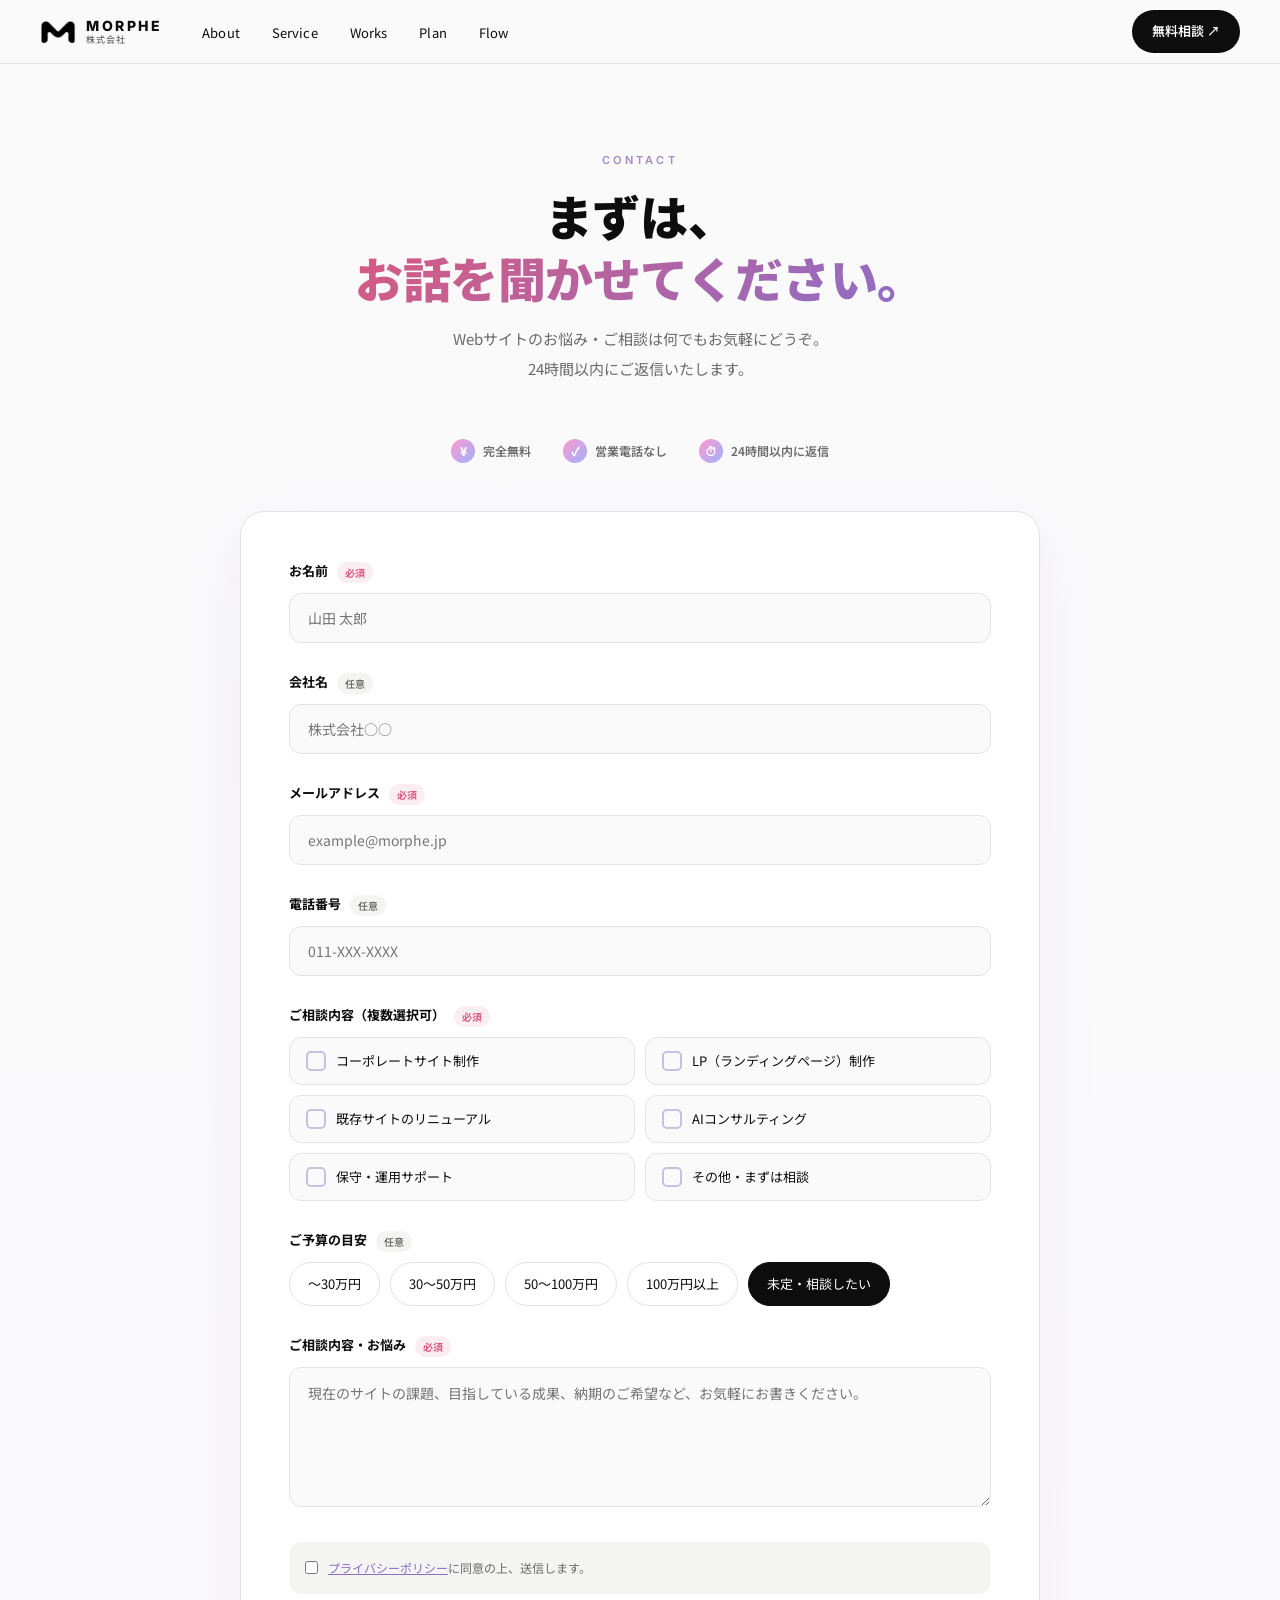
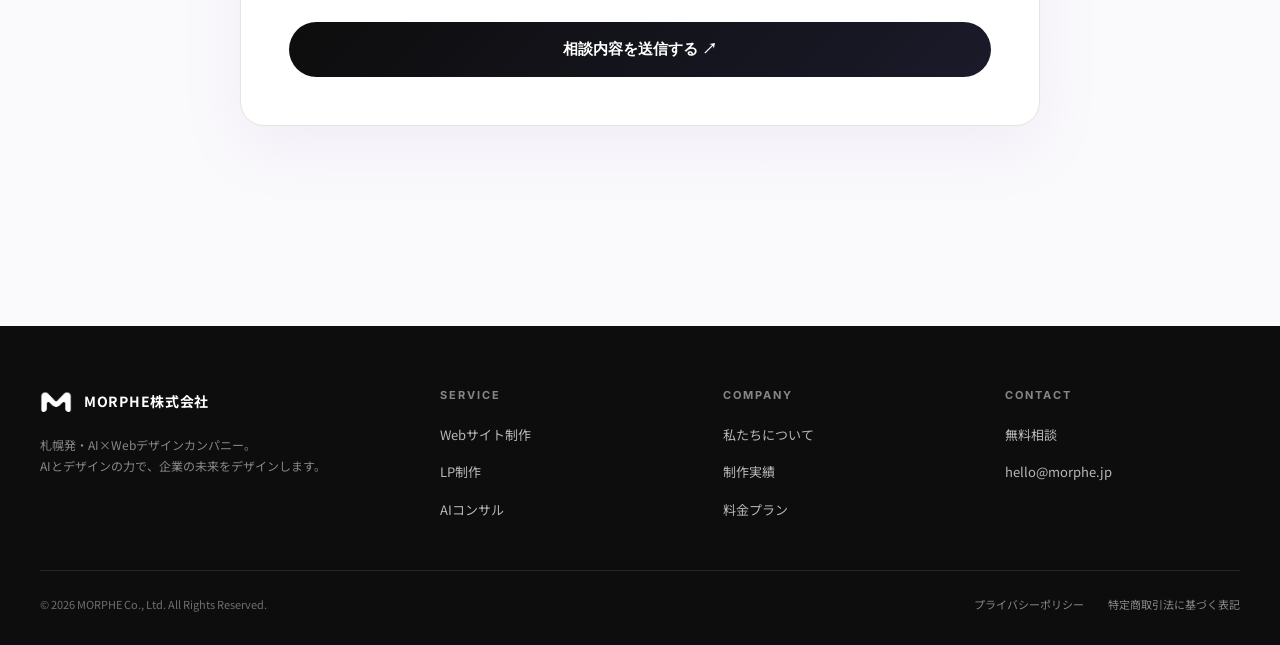
<file: index (4).html>
<!DOCTYPE html>
<html lang="ja">
<head>
  <meta charset="UTF-8">
  <meta name="viewport" content="width=device-width, initial-scale=1.0">
  <title>無料相談 | MORPHE株式会社</title>
  <meta name="description" content="MORPHE株式会社への無料相談・お問い合わせ。Web制作・LP制作・AIコンサルティングのご相談を承ります。">
  <meta name="robots" content="noindex">

  <link rel="icon" type="image/png" href="/assets/morphe_m_only.png">

  <link rel="preconnect" href="https://fonts.googleapis.com">
  <link rel="preconnect" href="https://fonts.gstatic.com" crossorigin>
  <link href="https://fonts.googleapis.com/css2?family=Noto+Sans+JP:wght@300;400;500;700;900&family=Inter:wght@300;400;500;600;700;800;900&display=swap" rel="stylesheet">

  <link rel="stylesheet" href="/shared/global.css">

  <style>
    /* ═══════════════════════════════════════════
       Contactページ
       ═══════════════════════════════════════════ */
    body {
      background: linear-gradient(180deg, var(--white) 0%, #faf9fc 100%);
      min-height: 100vh;
    }

    .contact-page {
      max-width: 880px;
      margin: 0 auto;
      padding: 80px 40px 120px;
    }

    .contact-header {
      text-align: center;
      margin-bottom: 56px;
    }

    .contact-tag {
      display: inline-block;
      font-family: 'Inter', sans-serif;
      font-size: 11px;
      font-weight: 600;
      letter-spacing: 0.3em;
      color: var(--purple-2);
      margin-bottom: 14px;
    }

    .contact-title {
      font-size: clamp(32px, 5vw, 48px);
      font-weight: 900;
      line-height: 1.3;
      letter-spacing: -0.01em;
      margin-bottom: 16px;
    }

    .contact-title .accent {
      background: linear-gradient(135deg, var(--pink-1), var(--purple-1));
      -webkit-background-clip: text;
      background-clip: text;
      color: transparent;
    }

    .contact-lead {
      font-size: 15px;
      color: var(--gray);
      line-height: 1.95;
    }

    /* 安心感の3点セット */
    .contact-trust {
      display: flex;
      justify-content: center;
      gap: 32px;
      margin-bottom: 48px;
      flex-wrap: wrap;
    }

    .contact-trust-item {
      display: flex;
      align-items: center;
      gap: 8px;
      font-size: 12px;
      color: var(--gray);
      font-weight: 600;
    }

    .contact-trust-icon {
      width: 24px;
      height: 24px;
      border-radius: 50%;
      background: linear-gradient(135deg, var(--pink-2), var(--blue-2));
      display: flex;
      align-items: center;
      justify-content: center;
      color: white;
      font-size: 12px;
      font-weight: 900;
    }

    /* フォーム本体 */
    .contact-form-wrap {
      background: white;
      padding: 48px;
      border-radius: 24px;
      box-shadow: 0 20px 60px rgba(180,150,220,0.12);
      border: 1px solid var(--border);
    }

    .form-row {
      margin-bottom: 28px;
    }

    .form-label {
      display: block;
      font-size: 13px;
      font-weight: 700;
      color: var(--black);
      margin-bottom: 10px;
    }

    .form-label-required {
      display: inline-block;
      font-size: 10px;
      font-weight: 700;
      color: var(--pink-1);
      background: rgba(216,90,128,0.1);
      padding: 2px 8px;
      border-radius: 10px;
      margin-left: 6px;
      vertical-align: middle;
    }

    .form-label-optional {
      display: inline-block;
      font-size: 10px;
      font-weight: 600;
      color: var(--gray);
      background: var(--light-gray);
      padding: 2px 8px;
      border-radius: 10px;
      margin-left: 6px;
      vertical-align: middle;
    }

    .form-input,
    .form-select,
    .form-textarea {
      width: 100%;
      padding: 14px 18px;
      font-family: inherit;
      font-size: 14px;
      color: var(--black);
      background: var(--white);
      border: 1.5px solid var(--border);
      border-radius: 12px;
      transition: border-color 0.2s, box-shadow 0.2s;
    }

    .form-input:focus,
    .form-select:focus,
    .form-textarea:focus {
      outline: none;
      border-color: var(--pink-2);
      box-shadow: 0 0 0 4px rgba(255,154,204,0.12);
    }

    .form-textarea {
      min-height: 140px;
      resize: vertical;
      line-height: 1.7;
    }

    /* チェックボックス（複数選択） */
    .form-checkbox-group {
      display: grid;
      grid-template-columns: 1fr 1fr;
      gap: 10px;
    }

    .form-checkbox-item {
      position: relative;
    }

    .form-checkbox-item input[type="checkbox"] {
      position: absolute;
      opacity: 0;
      pointer-events: none;
    }

    .form-checkbox-label {
      display: flex;
      align-items: center;
      gap: 10px;
      padding: 12px 16px;
      background: var(--white);
      border: 1.5px solid var(--border);
      border-radius: 12px;
      cursor: pointer;
      transition: all 0.2s;
      font-size: 13px;
      color: var(--black);
    }

    .form-checkbox-item:hover .form-checkbox-label {
      border-color: var(--purple-2);
    }

    .form-checkbox-item input[type="checkbox"]:checked + .form-checkbox-label {
      background: linear-gradient(135deg, rgba(255,154,204,0.05), rgba(160,176,255,0.05));
      border-color: var(--pink-1);
    }

    .form-checkbox-box {
      width: 20px;
      height: 20px;
      border: 2px solid #c9c0e0;
      border-radius: 5px;
      display: flex;
      align-items: center;
      justify-content: center;
      flex-shrink: 0;
      transition: all 0.2s;
    }

    .form-checkbox-item input[type="checkbox"]:checked + .form-checkbox-label .form-checkbox-box {
      background: linear-gradient(135deg, var(--pink-2), var(--blue-2));
      border-color: transparent;
    }

    .form-checkbox-item input[type="checkbox"]:checked + .form-checkbox-label .form-checkbox-box::after {
      content: '✓';
      color: white;
      font-size: 12px;
      font-weight: 900;
    }

    /* ラジオ（単一選択） */
    .form-radio-group {
      display: flex;
      flex-wrap: wrap;
      gap: 10px;
    }

    .form-radio-item input[type="radio"] {
      position: absolute;
      opacity: 0;
      pointer-events: none;
    }

    .form-radio-label {
      display: inline-block;
      padding: 10px 18px;
      background: white;
      border: 1.5px solid var(--border);
      border-radius: 50px;
      cursor: pointer;
      transition: all 0.2s;
      font-size: 13px;
      color: var(--black);
    }

    .form-radio-item input[type="radio"]:checked + .form-radio-label {
      background: var(--black);
      color: white;
      border-color: var(--black);
    }

    /* 同意チェック */
    .form-agreement {
      display: flex;
      align-items: flex-start;
      gap: 10px;
      padding: 16px;
      background: var(--light-gray);
      border-radius: 12px;
      margin-bottom: 28px;
    }

    .form-agreement input[type="checkbox"] {
      flex-shrink: 0;
      margin-top: 3px;
    }

    .form-agreement label {
      font-size: 12px;
      color: var(--gray);
      line-height: 1.6;
      cursor: pointer;
    }

    .form-agreement a {
      color: var(--purple-1);
      text-decoration: underline;
    }

    /* 送信ボタン */
    .form-submit {
      display: block;
      width: 100%;
      padding: 18px;
      background: linear-gradient(135deg, var(--black) 0%, #1a1a2a 100%);
      color: white;
      border: none;
      border-radius: 50px;
      font-size: 15px;
      font-weight: 700;
      cursor: pointer;
      transition: transform 0.3s, box-shadow 0.3s;
      position: relative;
      overflow: hidden;
    }

    .form-submit::before {
      content: '';
      position: absolute;
      top: 0;
      left: -100%;
      width: 100%;
      height: 100%;
      background: linear-gradient(90deg, transparent, rgba(255,255,255,0.2), transparent);
      transition: left 0.6s;
    }

    .form-submit:hover {
      transform: translateY(-2px);
      box-shadow: 0 16px 40px rgba(0,0,0,0.25);
    }

    .form-submit:hover::before { left: 100%; }

    .form-submit:disabled {
      opacity: 0.5;
      cursor: not-allowed;
      transform: none;
    }

    /* 送信成功画面 */
    .contact-success {
      display: none;
      text-align: center;
      padding: 60px 40px;
    }

    .contact-success.visible {
      display: block;
    }

    .contact-success-morph {
      width: 160px;
      height: 160px;
      margin: 0 auto 24px;
      filter: drop-shadow(0 20px 40px rgba(180,150,220,0.4));
      animation: charFloat 4s ease-in-out infinite;
    }

    @keyframes charFloat {
      0%, 100% { transform: translateY(0); }
      50%      { transform: translateY(-12px); }
    }

    .contact-success-title {
      font-size: 28px;
      font-weight: 900;
      margin-bottom: 12px;
    }

    .contact-success-body {
      font-size: 14px;
      color: var(--gray);
      line-height: 1.95;
      margin-bottom: 32px;
    }

    /* レスポンシブ */
    @media (max-width: 600px) {
      .contact-page { padding: 40px 20px 80px; }
      .contact-form-wrap { padding: 28px 20px; }
      .contact-trust { gap: 16px; }
      .contact-trust-item { font-size: 11px; }
      .form-checkbox-group { grid-template-columns: 1fr; }
    }
  </style>
</head>
<body>

<div id="scroll-progress"></div>

<nav class="global-nav">
  <a href="/" class="nav-logo">
    <div class="nav-logo-icon">
      <img src="/assets/morphe_m_only.png" alt="MORPHE">
    </div>
    <div class="nav-logo-text">
      <span class="logo-morphe">MORPHE</span>
      <span class="logo-kaisha">株式会社</span>
    </div>
  </a>
  <ul class="nav-links">
    <li><a href="/#about">About</a></li>
    <li><a href="/#service">Service</a></li>
    <li><a href="/#works">Works</a></li>
    <li><a href="/#plan">Plan</a></li>
    <li><a href="/#flow">Flow</a></li>
  </ul>
  <a href="/contact" class="nav-cta">無料相談 ↗</a>
</nav>

<div class="contact-page">
  <div class="contact-header">
    <span class="contact-tag">CONTACT</span>
    <h1 class="contact-title">
      まずは、<br>
      <span class="accent">お話を聞かせてください。</span>
    </h1>
    <p class="contact-lead">
      Webサイトのお悩み・ご相談は何でもお気軽にどうぞ。<br>
      24時間以内にご返信いたします。
    </p>
  </div>

  <div class="contact-trust">
    <div class="contact-trust-item">
      <span class="contact-trust-icon">¥</span>
      <span>完全無料</span>
    </div>
    <div class="contact-trust-item">
      <span class="contact-trust-icon">✓</span>
      <span>営業電話なし</span>
    </div>
    <div class="contact-trust-item">
      <span class="contact-trust-icon">⏱</span>
      <span>24時間以内に返信</span>
    </div>
  </div>

  <!-- フォーム本体 -->
  <div class="contact-form-wrap" id="formWrap">
    <form id="contactForm" method="POST" action="/api/contact" novalidate>

      <div class="form-row">
        <label class="form-label" for="name">
          お名前
          <span class="form-label-required">必須</span>
        </label>
        <input type="text" id="name" name="name" class="form-input" required placeholder="山田 太郎">
      </div>

      <div class="form-row">
        <label class="form-label" for="company">
          会社名
          <span class="form-label-optional">任意</span>
        </label>
        <input type="text" id="company" name="company" class="form-input" placeholder="株式会社○○">
      </div>

      <div class="form-row">
        <label class="form-label" for="email">
          メールアドレス
          <span class="form-label-required">必須</span>
        </label>
        <input type="email" id="email" name="email" class="form-input" required placeholder="example@morphe.jp">
      </div>

      <div class="form-row">
        <label class="form-label" for="phone">
          電話番号
          <span class="form-label-optional">任意</span>
        </label>
        <input type="tel" id="phone" name="phone" class="form-input" placeholder="011-XXX-XXXX">
      </div>

      <div class="form-row">
        <label class="form-label">
          ご相談内容（複数選択可）
          <span class="form-label-required">必須</span>
        </label>
        <div class="form-checkbox-group">
          <div class="form-checkbox-item">
            <input type="checkbox" id="topic-corporate" name="topic" value="コーポレートサイト">
            <label class="form-checkbox-label" for="topic-corporate">
              <span class="form-checkbox-box"></span>
              <span>コーポレートサイト制作</span>
            </label>
          </div>
          <div class="form-checkbox-item">
            <input type="checkbox" id="topic-lp" name="topic" value="LP制作">
            <label class="form-checkbox-label" for="topic-lp">
              <span class="form-checkbox-box"></span>
              <span>LP（ランディングページ）制作</span>
            </label>
          </div>
          <div class="form-checkbox-item">
            <input type="checkbox" id="topic-renewal" name="topic" value="サイトリニューアル">
            <label class="form-checkbox-label" for="topic-renewal">
              <span class="form-checkbox-box"></span>
              <span>既存サイトのリニューアル</span>
            </label>
          </div>
          <div class="form-checkbox-item">
            <input type="checkbox" id="topic-ai" name="topic" value="AIコンサル">
            <label class="form-checkbox-label" for="topic-ai">
              <span class="form-checkbox-box"></span>
              <span>AIコンサルティング</span>
            </label>
          </div>
          <div class="form-checkbox-item">
            <input type="checkbox" id="topic-maintenance" name="topic" value="保守・運用">
            <label class="form-checkbox-label" for="topic-maintenance">
              <span class="form-checkbox-box"></span>
              <span>保守・運用サポート</span>
            </label>
          </div>
          <div class="form-checkbox-item">
            <input type="checkbox" id="topic-other" name="topic" value="その他">
            <label class="form-checkbox-label" for="topic-other">
              <span class="form-checkbox-box"></span>
              <span>その他・まずは相談</span>
            </label>
          </div>
        </div>
      </div>

      <div class="form-row">
        <label class="form-label">
          ご予算の目安
          <span class="form-label-optional">任意</span>
        </label>
        <div class="form-radio-group">
          <div class="form-radio-item">
            <input type="radio" id="budget-1" name="budget" value="〜30万円">
            <label class="form-radio-label" for="budget-1">〜30万円</label>
          </div>
          <div class="form-radio-item">
            <input type="radio" id="budget-2" name="budget" value="30〜50万円">
            <label class="form-radio-label" for="budget-2">30〜50万円</label>
          </div>
          <div class="form-radio-item">
            <input type="radio" id="budget-3" name="budget" value="50〜100万円">
            <label class="form-radio-label" for="budget-3">50〜100万円</label>
          </div>
          <div class="form-radio-item">
            <input type="radio" id="budget-4" name="budget" value="100万円以上">
            <label class="form-radio-label" for="budget-4">100万円以上</label>
          </div>
          <div class="form-radio-item">
            <input type="radio" id="budget-5" name="budget" value="未定" checked>
            <label class="form-radio-label" for="budget-5">未定・相談したい</label>
          </div>
        </div>
      </div>

      <div class="form-row">
        <label class="form-label" for="message">
          ご相談内容・お悩み
          <span class="form-label-required">必須</span>
        </label>
        <textarea id="message" name="message" class="form-textarea" required placeholder="現在のサイトの課題、目指している成果、納期のご希望など、お気軽にお書きください。"></textarea>
      </div>

      <div class="form-agreement">
        <input type="checkbox" id="agreement" name="agreement" required>
        <label for="agreement">
          <a href="/privacy" target="_blank">プライバシーポリシー</a>に同意の上、送信します。
        </label>
      </div>

      <button type="submit" class="form-submit" id="submitBtn">
        相談内容を送信する ↗
      </button>
    </form>
  </div>

  <!-- 送信成功画面 -->
  <div class="contact-success" id="successScreen">
    <img src="/assets/morph_happy.png" alt="送信完了" class="contact-success-morph">
    <h2 class="contact-success-title">送信完了しました！</h2>
    <p class="contact-success-body">
      お問い合わせありがとうございます。<br>
      24時間以内にご担当者よりご返信いたします。<br><br>
      しばらくお待ちください。
    </p>
    <a href="/" class="btn-outline">トップへ戻る ↗</a>
  </div>
</div>

<footer class="global-footer">
  <div class="footer-inner">
    <div class="footer-brand">
      <div class="footer-logo">
        <div class="footer-logo-icon">
          <img src="/assets/morphe_m_only.png" alt="MORPHE">
        </div>
        <span class="footer-company-text">MORPHE株式会社</span>
      </div>
      <p class="footer-tagline">
        札幌発・AI×Webデザインカンパニー。<br>
        AIとデザインの力で、企業の未来をデザインします。
      </p>
    </div>

    <div class="footer-col">
      <div class="footer-col-title">SERVICE</div>
      <ul>
        <li><a href="/lp/web-design">Webサイト制作</a></li>
        <li><a href="/lp/lp-design">LP制作</a></li>
        <li><a href="/lp/ai-consulting">AIコンサル</a></li>
      </ul>
    </div>

    <div class="footer-col">
      <div class="footer-col-title">COMPANY</div>
      <ul>
        <li><a href="/#about">私たちについて</a></li>
        <li><a href="/works">制作実績</a></li>
        <li><a href="/#plan">料金プラン</a></li>
      </ul>
    </div>

    <div class="footer-col">
      <div class="footer-col-title">CONTACT</div>
      <ul>
        <li><a href="/contact">無料相談</a></li>
        <li><a href="mailto:hello@morphe.jp">hello@morphe.jp</a></li>
      </ul>
    </div>
  </div>

  <div class="footer-bottom">
    <span>© 2026 MORPHE Co., Ltd. All Rights Reserved.</span>
    <ul class="footer-legal-links">
      <li><a href="/privacy">プライバシーポリシー</a></li>
      <li><a href="/tokushoho">特定商取引法に基づく表記</a></li>
    </ul>
  </div>
</footer>

<script src="/shared/global.js"></script>

<script>
/* ═══ フォーム送信処理 ═══ */
document.getElementById('contactForm').addEventListener('submit', async function(e) {
  e.preventDefault();

  const submitBtn = document.getElementById('submitBtn');
  submitBtn.disabled = true;
  submitBtn.textContent = '送信中...';

  /* チェックボックスは複数値を集約 */
  const formData = new FormData(this);
  const topics = formData.getAll('topic');
  const data = {
    name: formData.get('name'),
    company: formData.get('company') || '',
    email: formData.get('email'),
    phone: formData.get('phone') || '',
    topic: topics.join(', '),
    budget: formData.get('budget') || '',
    message: formData.get('message'),
    submittedAt: new Date().toISOString()
  };

  /* バリデーション */
  if (!data.name || !data.email || !data.message || topics.length === 0) {
    alert('必須項目を入力してください。');
    submitBtn.disabled = false;
    submitBtn.textContent = '相談内容を送信する ↗';
    return;
  }

  try {
    /* Phase 1: Vercel API Routes へPOST（実装後はResend連携） */
    const response = await fetch('/api/contact', {
      method: 'POST',
      headers: { 'Content-Type': 'application/json' },
      body: JSON.stringify(data)
    });

    if (response.ok || response.status === 404) {
      /* 404はAPI未実装時の暫定対応：mailto fallback */
      if (response.status === 404) {
        const subject = encodeURIComponent('【MORPHE】無料相談のお問い合わせ');
        const body = encodeURIComponent(
`お名前: ${data.name}
会社名: ${data.company}
メール: ${data.email}
電話: ${data.phone}
ご相談内容: ${data.topic}
ご予算: ${data.budget}

【ご相談内容】
${data.message}

送信日時: ${data.submittedAt}`
        );
        window.location.href = `mailto:hello@morphe.jp?subject=${subject}&body=${body}`;
      }

      /* 成功画面に切替 */
      document.getElementById('formWrap').style.display = 'none';
      document.getElementById('successScreen').classList.add('visible');
      window.scrollTo({ top: 0, behavior: 'smooth' });
    } else {
      throw new Error('送信に失敗しました');
    }
  } catch (err) {
    alert('送信に失敗しました。お手数ですが、hello@morphe.jp まで直接ご連絡ください。');
    submitBtn.disabled = false;
    submitBtn.textContent = '相談内容を送信する ↗';
  }
});
</script>

</body>
</html>
</file>
<file: shared/global.css>
/* ═══════════════════════════════════════════
   MORPHE 共通CSS（design tokens + コンポーネント）
   ═══════════════════════════════════════════ */

/* ── デザイントークン ── */
:root {
  --black: #0d0d0d;
  --white: #fafafa;
  --gray: #6b6b6b;
  --light-gray: #f4f4f2;
  --border: #e4e4e2;
  --morph-pink: rgba(255,140,180,0.75);
  --morph-blue: rgba(160,180,255,0.7);
  --morph-purple: rgba(190,150,255,0.72);
  --morph-peach: rgba(255,200,160,0.65);

  /* グラデーション色 */
  --pink-1: #d85a80;
  --pink-2: #ff9acc;
  --pink-3: #ff7090;
  --purple-1: #8b6ec8;
  --purple-2: #a08ac8;
  --purple-3: #c9a0ff;
  --blue-1: #5a8ad0;
  --blue-2: #a0b0ff;
  --blue-3: #6a8ad0;
}

* { box-sizing: border-box; margin: 0; padding: 0; }

html { scroll-behavior: smooth; }

body {
  font-family: 'Noto Sans JP', sans-serif;
  background: var(--white);
  color: var(--black);
  line-height: 1.7;
  -webkit-font-smoothing: antialiased;
  -moz-osx-font-smoothing: grayscale;
}

a { color: inherit; text-decoration: none; }

img { max-width: 100%; display: block; }

/* ═══════════════════════════════════════════
   共通ナビゲーション
   ═══════════════════════════════════════════ */
.global-nav {
  position: fixed;
  top: 0; left: 0; right: 0;
  z-index: 100;
  height: 64px;
  background: rgba(250,250,250,0.85);
  backdrop-filter: blur(14px);
  -webkit-backdrop-filter: blur(14px);
  border-bottom: 1px solid var(--border);
  display: flex;
  align-items: center;
  padding: 0 40px;
  gap: 40px;
}

/* navが固定なのでbody先頭にpaddingを確保 */
body { padding-top: 64px; }

.nav-logo {
  display: flex;
  align-items: center;
  gap: 10px;
  text-decoration: none;
  color: var(--black);
  flex-shrink: 0;
}

.nav-logo-icon {
  width: 36px;
  height: 36px;
  display: flex;
  align-items: center;
  justify-content: center;
  flex-shrink: 0;
}

.nav-logo-icon img {
  width: 100%;
  height: 100%;
  object-fit: contain;
}

.nav-logo-text {
  display: flex;
  flex-direction: column;
  line-height: 1;
}

.logo-morphe {
  font-family: 'Inter', sans-serif;
  font-size: 14px;
  font-weight: 800;
  letter-spacing: 0.18em;
  color: var(--black);
}

.logo-kaisha {
  font-size: 9px;
  font-weight: 500;
  color: var(--gray);
  letter-spacing: 0.1em;
  margin-top: 2px;
}

.nav-links {
  display: flex;
  align-items: center;
  gap: 32px;
  flex: 1;
  list-style: none;
  margin: 0;
  padding: 0;
}

.nav-links a {
  font-size: 13px;
  font-weight: 400;
  color: var(--black);
  letter-spacing: 0.01em;
  transition: opacity 0.2s;
  position: relative;
}

.nav-links a:hover { opacity: 0.5; }

.nav-links a.active::after {
  content: '';
  position: absolute;
  bottom: -6px;
  left: 0;
  right: 0;
  height: 2px;
  background: linear-gradient(90deg, var(--pink-2), var(--blue-2));
  border-radius: 1px;
}

.nav-cta {
  display: flex;
  align-items: center;
  gap: 6px;
  background: var(--black);
  color: var(--white);
  padding: 10px 20px;
  border-radius: 50px;
  font-size: 13px;
  font-weight: 600;
  transition: transform 0.2s, box-shadow 0.2s;
}

.nav-cta:hover {
  transform: translateY(-1px);
  box-shadow: 0 8px 20px rgba(0,0,0,0.15);
}

/* ═══════════════════════════════════════════
   共通フッター
   ═══════════════════════════════════════════ */
.global-footer {
  background: var(--black);
  color: rgba(255,255,255,0.7);
  padding: 60px 40px 32px;
  margin-top: 80px;
}

.footer-inner {
  max-width: 1200px;
  margin: 0 auto;
  display: grid;
  grid-template-columns: 1.5fr 1fr 1fr 1fr;
  gap: 48px;
  margin-bottom: 48px;
}

.footer-brand {
  display: flex;
  flex-direction: column;
  gap: 16px;
}

.footer-logo {
  display: flex;
  align-items: center;
  gap: 12px;
}

.footer-logo-icon {
  width: 32px; height: 32px;
  display: flex; align-items: center; justify-content: center;
  flex-shrink: 0;
}

.footer-logo-icon img {
  width: 100%;
  height: 100%;
  object-fit: contain;
  filter: invert(1) brightness(2);
}

.footer-company-text {
  font-size: 14px;
  font-weight: 700;
  color: white;
  letter-spacing: 0.05em;
}

.footer-tagline {
  font-size: 12px;
  color: rgba(255,255,255,0.5);
  line-height: 1.8;
}

.footer-col-title {
  font-family: 'Inter', sans-serif;
  font-size: 11px;
  font-weight: 700;
  letter-spacing: 0.18em;
  color: rgba(255,255,255,0.5);
  margin-bottom: 16px;
}

.footer-col ul {
  list-style: none;
  display: flex;
  flex-direction: column;
  gap: 10px;
}

.footer-col a {
  font-size: 13px;
  color: rgba(255,255,255,0.7);
  transition: color 0.2s;
}

.footer-col a:hover { color: white; }

.footer-bottom {
  max-width: 1200px;
  margin: 0 auto;
  padding-top: 24px;
  border-top: 1px solid rgba(255,255,255,0.1);
  display: flex;
  justify-content: space-between;
  align-items: center;
  font-size: 11px;
  color: rgba(255,255,255,0.4);
}

.footer-legal-links {
  display: flex;
  gap: 24px;
  list-style: none;
}

.footer-legal-links a {
  color: rgba(255,255,255,0.5);
}

.footer-legal-links a:hover { color: white; }

/* ═══════════════════════════════════════════
   共通ボタン
   ═══════════════════════════════════════════ */
.btn-primary {
  display: inline-flex;
  align-items: center;
  gap: 8px;
  background: var(--black);
  color: var(--white);
  padding: 14px 28px;
  border-radius: 50px;
  font-size: 14px;
  font-weight: 500;
  border: none;
  cursor: pointer;
  transition: transform 0.3s, box-shadow 0.3s;
  text-decoration: none;
  position: relative;
  overflow: hidden;
}

.btn-primary::before {
  content: '';
  position: absolute;
  top: 0;
  left: -100%;
  width: 100%;
  height: 100%;
  background: linear-gradient(90deg, transparent, rgba(255,255,255,0.2), transparent);
  transition: left 0.6s;
}

.btn-primary:hover {
  transform: translateY(-2px);
  box-shadow: 0 12px 28px rgba(0,0,0,0.2);
}

.btn-primary:hover::before { left: 100%; }

.btn-outline {
  display: inline-flex;
  align-items: center;
  gap: 8px;
  background: transparent;
  color: var(--black);
  padding: 12px 24px;
  border: 1.5px solid var(--black);
  border-radius: 50px;
  font-size: 14px;
  font-weight: 500;
  cursor: pointer;
  transition: all 0.3s;
  text-decoration: none;
}

.btn-outline:hover {
  background: var(--black);
  color: white;
}

/* ═══════════════════════════════════════════
   フローティング相談ボタン（全ページ共通）
   ═══════════════════════════════════════════ */
.floating-cta {
  position: fixed;
  bottom: 24px;
  left: 24px;
  z-index: 90;
  display: inline-flex;
  align-items: center;
  gap: 8px;
  background: linear-gradient(135deg, var(--black) 0%, #1a1a2a 100%);
  color: white;
  padding: 14px 22px;
  border-radius: 50px;
  font-size: 13px;
  font-weight: 600;
  text-decoration: none;
  box-shadow: 0 12px 32px rgba(0,0,0,0.25);
  transition: transform 0.3s, box-shadow 0.3s;
  opacity: 0;
  transform: translateY(20px);
  pointer-events: none;
}

.floating-cta.visible {
  opacity: 1;
  transform: translateY(0);
  pointer-events: auto;
}

.floating-cta:hover {
  transform: translateY(-2px);
  box-shadow: 0 16px 40px rgba(0,0,0,0.35);
}

.floating-cta-pulse {
  width: 8px;
  height: 8px;
  border-radius: 50%;
  background: var(--pink-2);
  position: relative;
}

.floating-cta-pulse::before {
  content: '';
  position: absolute;
  inset: -4px;
  border-radius: 50%;
  background: var(--pink-2);
  opacity: 0.4;
  animation: pulseDot 1.8s ease-in-out infinite;
}

@keyframes pulseDot {
  0%, 100% { transform: scale(1); opacity: 0.4; }
  50%      { transform: scale(1.6); opacity: 0; }
}

/* ═══════════════════════════════════════════
   進化するモーフ（グローバル常駐）
   ═══════════════════════════════════════════ */
#morph-evolution {
  position: fixed;
  bottom: 24px;
  right: 24px;
  z-index: 95;
  width: 88px;
  height: 88px;
  pointer-events: auto;
  cursor: pointer;
  opacity: 0;
  transform: translateY(20px) scale(0.8);
  transition: opacity 0.5s cubic-bezier(0.4,0,0.2,1), transform 0.5s cubic-bezier(0.4,0,0.2,1);
}

#morph-evolution.visible {
  opacity: 1;
  transform: translateY(0) scale(1);
}

#morph-evolution.celebrate {
  animation: morphCelebrate 0.8s cubic-bezier(0.34,1.56,0.64,1);
}

@keyframes morphCelebrate {
  0%   { transform: scale(1) rotate(0deg); }
  50%  { transform: scale(1.25) rotate(-8deg); }
  100% { transform: scale(1) rotate(0deg); }
}

.morph-evo-ring {
  position: absolute;
  inset: -8px;
  border-radius: 50%;
  border: 2px solid transparent;
  border-top-color: rgba(216, 90, 128, 0.5);
  border-right-color: rgba(160, 130, 255, 0.4);
  animation: ringSpin 4s linear infinite;
  pointer-events: none;
}

@keyframes ringSpin {
  from { transform: rotate(0deg); }
  to   { transform: rotate(360deg); }
}

.morph-evo-bubble {
  position: absolute;
  bottom: 100%;
  right: 0;
  margin-bottom: 12px;
  background: rgba(13,13,13,0.95);
  color: white;
  padding: 8px 14px;
  border-radius: 14px 14px 4px 14px;
  font-size: 11px;
  font-weight: 600;
  white-space: nowrap;
  opacity: 0;
  transform: translateY(8px);
  transition: opacity 0.3s, transform 0.3s;
  pointer-events: none;
  backdrop-filter: blur(10px);
  -webkit-backdrop-filter: blur(10px);
  box-shadow: 0 8px 24px rgba(0,0,0,0.2);
}

#morph-evolution.show-bubble .morph-evo-bubble {
  opacity: 1;
  transform: translateY(0);
}

.morph-evo-img {
  width: 100%;
  height: 100%;
  position: relative;
}

.morph-evo-img img {
  width: 100%;
  height: 100%;
  object-fit: contain;
  filter: drop-shadow(0 8px 16px rgba(180,150,220,0.4));
  transition: opacity 0.5s ease, transform 0.5s cubic-bezier(0.4,0,0.2,1);
  animation: morphFloatTiny 3s ease-in-out infinite;
}

@keyframes morphFloatTiny {
  0%, 100% { transform: translateY(0); }
  50%      { transform: translateY(-4px); }
}

.morph-evo-stage-label {
  position: absolute;
  top: -22px;
  left: 50%;
  transform: translateX(-50%);
  font-family: 'Inter', sans-serif;
  font-size: 9px;
  font-weight: 700;
  letter-spacing: 0.15em;
  color: rgba(216, 90, 128, 0.8);
  background: rgba(255,255,255,0.95);
  padding: 3px 8px;
  border-radius: 8px;
  white-space: nowrap;
  box-shadow: 0 4px 12px rgba(0,0,0,0.08);
  opacity: 0;
  transition: opacity 0.4s;
  pointer-events: none;
}

#morph-evolution.show-bubble .morph-evo-stage-label {
  opacity: 1;
}

/* ═══════════════════════════════════════════
   スクロール進捗バー
   ═══════════════════════════════════════════ */
#scroll-progress {
  position: fixed;
  top: 0; left: 0;
  width: 0;
  height: 3px;
  background: linear-gradient(90deg, var(--pink-1), var(--purple-2), var(--blue-2));
  z-index: 200;
  transition: width 0.05s linear;
}

/* ═══════════════════════════════════════════
   レスポンシブ
   ═══════════════════════════════════════════ */
@media (max-width: 900px) {
  .global-nav { padding: 0 20px; gap: 16px; height: 64px; }
  .nav-links { display: none; }
  .nav-cta { padding: 8px 14px; font-size: 12px; }

  .global-footer { padding: 48px 24px 24px; }
  .footer-inner {
    grid-template-columns: 1fr 1fr;
    gap: 32px 24px;
  }
  .footer-bottom { flex-direction: column; gap: 16px; text-align: center; }

  #morph-evolution {
    width: 64px;
    height: 64px;
    bottom: 16px;
    right: 16px;
  }
  .morph-evo-bubble { font-size: 10px; padding: 6px 10px; }
  .morph-evo-stage-label { font-size: 8px; padding: 2px 6px; }

  .floating-cta {
    bottom: 16px;
    left: 16px;
    padding: 10px 16px;
    font-size: 12px;
  }
}

@media (max-width: 600px) {
  .footer-inner {
    grid-template-columns: 1fr;
    gap: 28px;
  }
  .floating-cta {
    padding: 10px 14px;
    font-size: 11px;
  }
}
</file>
